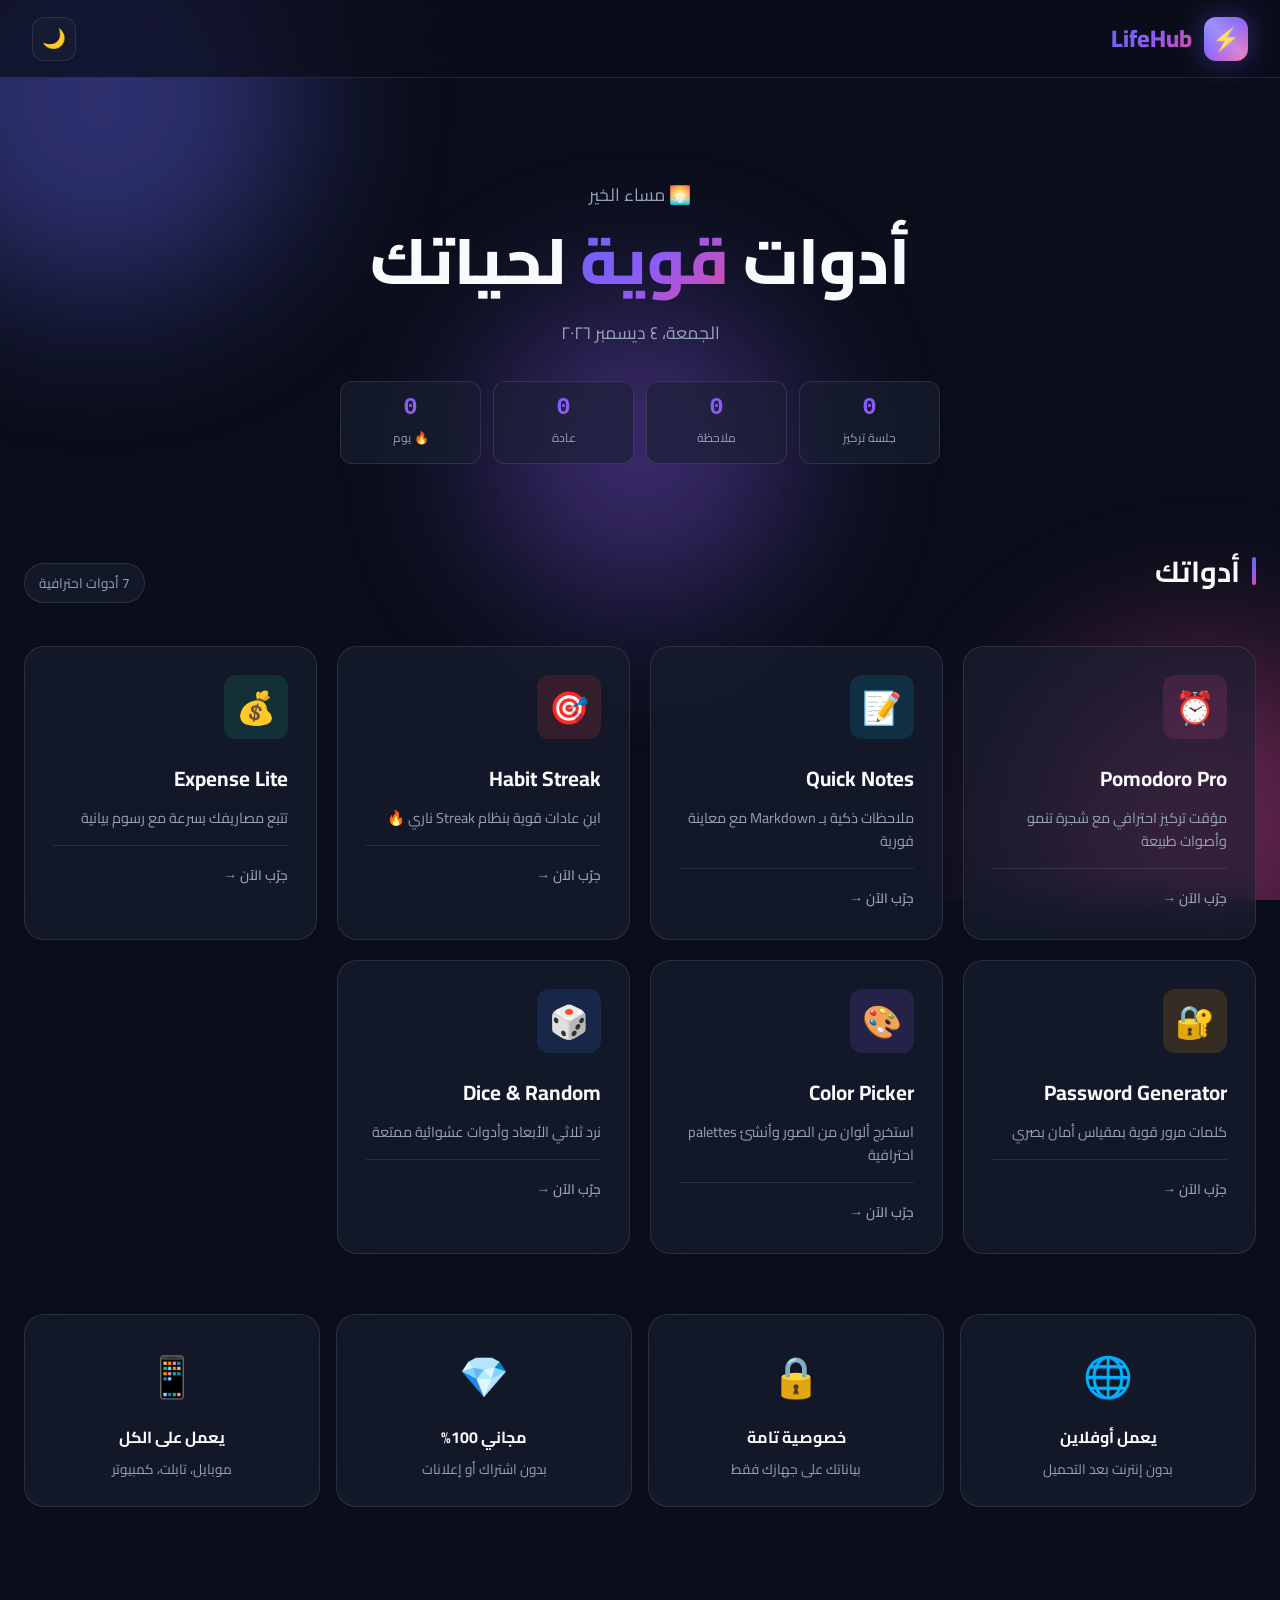
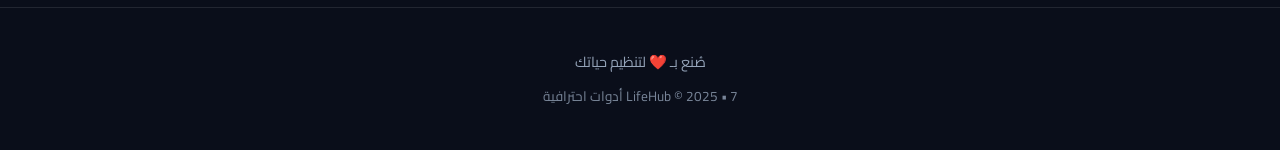
<file: index.html>
<!DOCTYPE html>
<html lang="ar" dir="rtl">
<head>
  <meta charset="UTF-8">
  <meta name="viewport" content="width=device-width, initial-scale=1.0">
  <title>LifeHub - أدوات قوية لحياتك</title>
  <meta name="description" content="مجموعة أدوات احترافية لتنظيم حياتك اليومية - بدون نت، بدون اشتراك، 100% مجاني">

  <!-- الخطوط -->
  <link rel="preconnect" href="https://fonts.googleapis.com">
  <link rel="preconnect" href="https://fonts.gstatic.com" crossorigin>
  <link href="https://fonts.googleapis.com/css2?family=Cairo:wght@400;500;600;700;800&display=swap" rel="stylesheet">

  <!-- الستايل -->
  <link rel="stylesheet" href="css/variables.css">
  <link rel="stylesheet" href="css/main.css">
  <link rel="stylesheet" href="css/animations.css">

  <!-- إعدادات PWA (تحويل إلى تطبيق يعمل بدون إنترنت) -->
  <link rel="manifest" href="manifest.json">
  <meta name="theme-color" content="#6366f1">
  <meta name="apple-mobile-web-app-capable" content="yes">
  <meta name="apple-mobile-web-app-status-bar-style" content="black-translucent">
  <meta name="apple-mobile-web-app-title" content="LifeHub">
  <link rel="apple-touch-icon" href="icons/icon-192.png">
</head>
<body>

  <!-- خلفية متحركة -->
  <div class="bg-orbs">
    <div class="orb orb-1"></div>
    <div class="orb orb-2"></div>
    <div class="orb orb-3"></div>
  </div>

  <!-- شريط علوي -->
  <header class="navbar">
    <a href="index.html" class="logo">
      <span class="logo-icon">⚡</span>
      <span class="logo-text">LifeHub</span>
    </a>
    <div class="nav-actions">
      <button class="icon-btn" id="themeBtn" title="تبديل المظهر">🌙</button>
    </div>
  </header>

  <!-- المحتوى الرئيسي -->
  <main class="main">

    <!-- العنوان -->
    <section class="hero">
      <p class="greeting" id="greeting">☀️ صباح الخير</p>
      <h1 class="title">أدوات <span class="gradient-text">قوية</span> لحياتك</h1>
      <p class="subtitle" id="dateText">جاري التحميل...</p>

      <!-- إحصائيات سريعة -->
      <div class="hero-stats">
        <div class="hero-stat">
          <span class="hero-stat-num" id="totalSessions">0</span>
          <span class="hero-stat-label">جلسة تركيز</span>
        </div>
        <div class="hero-stat">
          <span class="hero-stat-num" id="totalNotes">0</span>
          <span class="hero-stat-label">ملاحظة</span>
        </div>
        <div class="hero-stat">
          <span class="hero-stat-num" id="totalHabits">0</span>
          <span class="hero-stat-label">عادة</span>
        </div>
        <div class="hero-stat">
          <span class="hero-stat-num" id="dayStreak">0</span>
          <span class="hero-stat-label">🔥 يوم</span>
        </div>
      </div>
    </section>

    <!-- الكروت -->
    <section>
      <div class="section-header">
        <h2 class="section-title">أدواتك</h2>
        <span class="tools-count">7 أدوات احترافية</span>
      </div>

      <div class="cards-grid">

        <a href="tools/pomodoro/index.html" class="card" data-color="pink">
          <div class="card-icon">⏰</div>
          <h3 class="card-title">Pomodoro Pro</h3>
          <p class="card-desc">مؤقت تركيز احترافي مع شجرة تنمو وأصوات طبيعة</p>
          <div class="card-footer">
            <span class="card-stat" id="cardStat-pomodoro">جرّب الآن →</span>
          </div>
        </a>

        <a href="tools/notes/index.html" class="card" data-color="cyan">
          <div class="card-icon">📝</div>
          <h3 class="card-title">Quick Notes</h3>
          <p class="card-desc">ملاحظات ذكية بـ Markdown مع معاينة فورية</p>
          <div class="card-footer">
            <span class="card-stat" id="cardStat-notes">جرّب الآن →</span>
          </div>
        </a>

        <a href="tools/habits/index.html" class="card" data-color="red">
          <div class="card-icon">🎯</div>
          <h3 class="card-title">Habit Streak</h3>
          <p class="card-desc">ابنِ عادات قوية بنظام Streak ناري 🔥</p>
          <div class="card-footer">
            <span class="card-stat" id="cardStat-habits">جرّب الآن →</span>
          </div>
        </a>

        <a href="tools/expenses/index.html" class="card" data-color="green">
          <div class="card-icon">💰</div>
          <h3 class="card-title">Expense Lite</h3>
          <p class="card-desc">تتبع مصاريفك بسرعة مع رسوم بيانية</p>
          <div class="card-footer">
            <span class="card-stat" id="cardStat-expenses">جرّب الآن →</span>
          </div>
        </a>

        <a href="tools/password/index.html" class="card" data-color="yellow">
          <div class="card-icon">🔐</div>
          <h3 class="card-title">Password Generator</h3>
          <p class="card-desc">كلمات مرور قوية بمقياس أمان بصري</p>
          <div class="card-footer">
            <!-- ✅ تم إضافة id لعرض الإحصائيات -->
            <span class="card-stat" id="cardStat-password">جرّب الآن →</span>
          </div>
        </a>

        <a href="tools/colors/index.html" class="card" data-color="purple">
          <div class="card-icon">🎨</div>
          <h3 class="card-title">Color Picker</h3>
          <p class="card-desc">استخرج ألوان من الصور وأنشئ palettes احترافية</p>
          <div class="card-footer">
            <span class="card-stat" id="cardStat-colors">جرّب الآن →</span>
          </div>
        </a>

        <a href="tools/random/index.html" class="card" data-color="blue">
          <div class="card-icon">🎲</div>
          <h3 class="card-title">Dice & Random</h3>
          <p class="card-desc">نرد ثلاثي الأبعاد وأدوات عشوائية ممتعة</p>
          <div class="card-footer">
            <span class="card-stat" id="cardStat-random">جرّب الآن →</span>
          </div>
        </a>

      </div>
    </section>

    <!-- مميزات الموقع -->
    <section class="features-section">
      <div class="features-grid">
        <div class="feature-card">
          <div class="feature-icon">🌐</div>
          <div class="feature-title">يعمل أوفلاين</div>
          <div class="feature-desc">بدون إنترنت بعد التحميل</div>
        </div>
        <div class="feature-card">
          <div class="feature-icon">🔒</div>
          <div class="feature-title">خصوصية تامة</div>
          <div class="feature-desc">بياناتك على جهازك فقط</div>
        </div>
        <div class="feature-card">
          <div class="feature-icon">💎</div>
          <div class="feature-title">مجاني 100%</div>
          <div class="feature-desc">بدون اشتراك أو إعلانات</div>
        </div>
        <div class="feature-card">
          <div class="feature-icon">📱</div>
          <div class="feature-title">يعمل على الكل</div>
          <div class="feature-desc">موبايل، تابلت، كمبيوتر</div>
        </div>
      </div>
    </section>

  </main>

  <!-- التذييل -->
  <footer class="footer">
    <p>صُنع بـ <span class="heart">❤️</span> لتنظيم حياتك</p>
    <p class="footer-sub">LifeHub © 2025 • 7 أدوات احترافية</p>
  </footer>

  <!-- Toast Notification -->
  <div class="toast" id="toast"></div>

  <!-- السكريبت -->
  <script src="js/app.js"></script>

  <!-- تسجيل Service Worker للتشغيل بدون إنترنت (PWA) -->
  <script>
    if ('serviceWorker' in navigator && 'caches' in window) {
      window.addEventListener('load', function() {
        navigator.serviceWorker.register('sw.js')
          .then(function(registration) {
            console.log('Service Worker registered with scope:', registration.scope);
          })
          .catch(function(error) {
            console.log('Service Worker registration failed:', error);
          });
      });
    }
  </script>
</body>
</html>
</file>
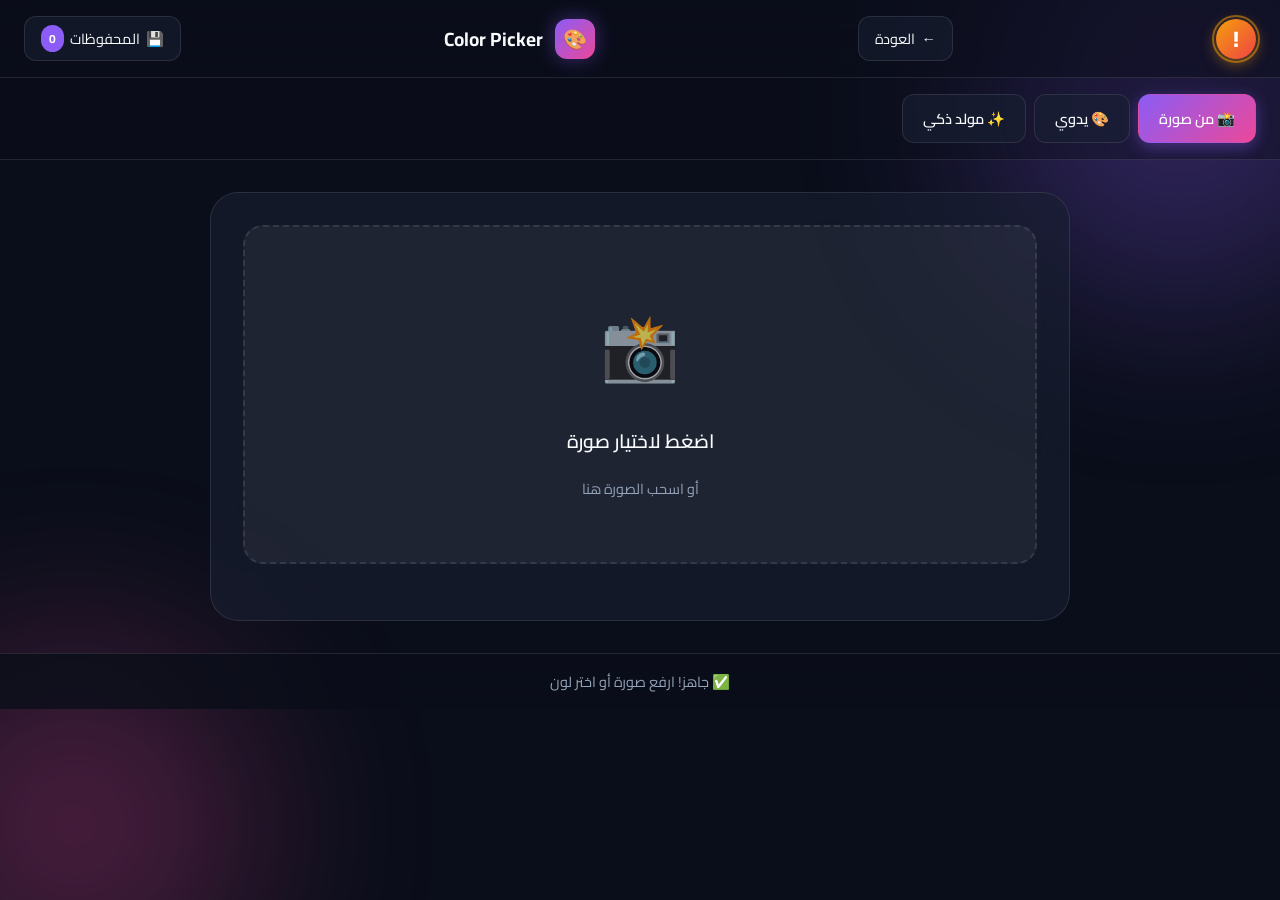
<file: tools/colors/index.html>
<!DOCTYPE html>
<html lang="ar" dir="rtl">
<head>
  <meta charset="UTF-8">
  <meta name="viewport" content="width=device-width, initial-scale=1.0">
  <title>Color Picker - LifeHub</title>

  <!-- الخطوط -->
  <link rel="preconnect" href="https://fonts.googleapis.com">
  <link rel="preconnect" href="https://fonts.gstatic.com" crossorigin>
  <link href="https://fonts.googleapis.com/css2?family=Cairo:wght@400;500;600;700;800&family=JetBrains+Mono:wght@400;500;700&display=swap" rel="stylesheet">

  <!-- متغيرات LifeHub -->
  <link rel="stylesheet" href="../../css/variables.css">
  <!-- ستايل الأداة -->
  <link rel="stylesheet" href="../../css/tour.css">
  <link rel="stylesheet" href="style.css">
</head>
<body>

  <!-- خلفية متحركة -->
  <div class="bg-orbs">
    <div class="orb orb-1"></div>
    <div class="orb orb-2"></div>
  </div>

  <!-- شريط علوي -->
  <header class="tool-header">
    <!-- ✅ تم إضافة نص افتراضي للزر -->
    <button data-tour="colors">!</button>
    <a href="../../index.html" class="back-btn">
      <span>←</span>
      <span>العودة</span>
    </a>
    <h1 class="tool-title">
      <span class="tool-icon">🎨</span>
      <span>Color Picker</span>
    </h1>
    <button class="saved-btn" id="savedBtn">
      <span>💾</span>
      <span>المحفوظات</span>
      <span class="badge" id="savedBadge">0</span>
    </button>
  </header>

  <!-- التبويبات -->
  <nav class="tabs">
    <button class="tab active" data-tab="image">📸 من صورة</button>
    <button class="tab" data-tab="manual">🎨 يدوي</button>
    <button class="tab" data-tab="generator">✨ مولد ذكي</button>
  </nav>

  <!-- المحتوى -->
  <main class="tool-main">

    <!-- ─── تبويب الصورة ─── -->
    <section class="panel active" id="imagePanel">

      <!-- رفع الصورة -->
      <div class="upload-area" id="uploadArea">
        <input type="file" id="fileInput" accept="image/*" hidden>
        <label for="fileInput" class="upload-label">
          <div class="upload-icon">📸</div>
          <div class="upload-text">اضغط لاختيار صورة</div>
          <div class="upload-hint">أو اسحب الصورة هنا</div>
        </label>
      </div>

      <!-- الصورة + Canvas -->
      <div class="image-workspace hidden" id="imageWorkspace">
        <div class="canvas-container">
          <canvas id="imageCanvas"></canvas>
          <div class="zoom-indicator" id="zoomIndicator"></div>
        </div>
        <p class="canvas-hint">👆 اضغط على أي مكان في الصورة لأخذ اللون</p>
        <button class="small-btn" id="changeImageBtn">📸 تغيير الصورة</button>
      </div>

      <!-- اللون المختار -->
      <div class="picked-color hidden" id="pickedColorBox">
        <div class="color-preview" id="colorPreview"></div>
        <div class="color-info">
          <div class="color-value">
            <span class="color-label">HEX</span>
            <span class="color-code" id="hexValue">—</span>
            <button class="copy-mini" data-target="hexValue">📋</button>
          </div>
          <div class="color-value">
            <span class="color-label">RGB</span>
            <span class="color-code" id="rgbValue">—</span>
            <button class="copy-mini" data-target="rgbValue">📋</button>
          </div>
          <div class="color-value">
            <span class="color-label">HSL</span>
            <span class="color-code" id="hslValue">—</span>
            <button class="copy-mini" data-target="hslValue">📋</button>
          </div>
          <button class="save-color-btn" id="saveColorBtn">💾 حفظ في المفضلة</button>
        </div>
      </div>

      <!-- Palette تلقائي -->
      <div class="palette-section hidden" id="paletteSection">
        <h3 class="section-title">🎨 الألوان السائدة في الصورة</h3>
        <div class="palette-grid" id="paletteGrid"></div>
        <button class="action-btn primary" id="savePaletteBtn">💾 حفظ الـ Palette كله</button>
      </div>

    </section>

    <!-- ─── تبويب يدوي ─── -->
    <section class="panel" id="manualPanel">

      <div class="manual-section">
        <h2 class="panel-title">🎨 اختر لون يدوياً</h2>

        <div class="color-picker-large">
          <input type="color" id="colorInput" value="#6366f1">
          <div class="preview-circle" id="manualPreview" style="background: #6366f1;"></div>
        </div>

        <div class="manual-info">
          <div class="color-value">
            <span class="color-label">HEX</span>
            <input type="text" id="hexManual" value="#6366f1" class="color-input">
            <button class="copy-mini" data-source="hexManual">📋</button>
          </div>
          <div class="color-value">
            <span class="color-label">RGB</span>
            <input type="text" id="rgbManual" readonly class="color-input">
            <button class="copy-mini" data-source="rgbManual">📋</button>
          </div>
          <div class="color-value">
            <span class="color-label">HSL</span>
            <input type="text" id="hslManual" readonly class="color-input">
            <button class="copy-mini" data-source="hslManual">📋</button>
          </div>
        </div>

        <!-- معاينة -->
        <div class="preview-design">
          <h3>معاينة التصميم:</h3>
          <div class="preview-card" id="previewCard">
            <div class="preview-header">عنوان البطاقة</div>
            <div class="preview-body">
              <p>هذا نص تجريبي لمعاينة كيف يبدو اللون في تصميم حقيقي.</p>
              <button class="preview-button">زر تجريبي</button>
            </div>
          </div>
        </div>

        <button class="action-btn primary" id="saveManualBtn">💾 حفظ هذا اللون</button>
      </div>

    </section>

    <!-- ─── تبويب المولد الذكي ─── -->
    <section class="panel" id="generatorPanel">

      <h2 class="panel-title">✨ مولد Palette ذكي</h2>

      <div class="generator-controls">
        <div class="base-color">
          <label>اللون الأساسي:</label>
          <input type="color" id="baseColor" value="#6366f1">
        </div>

        <div class="scheme-buttons">
          <button class="scheme-btn active" data-scheme="complementary">🔄 متكامل</button>
          <button class="scheme-btn" data-scheme="analogous">🌊 متجانس</button>
          <button class="scheme-btn" data-scheme="triadic">🔺 ثلاثي</button>
          <button class="scheme-btn" data-scheme="tetradic">🟦 رباعي</button>
          <button class="scheme-btn" data-scheme="monochromatic">📊 أحادي</button>
        </div>
      </div>

      <div class="generated-palette" id="generatedPalette"></div>

      <button class="action-btn primary" id="saveGeneratedBtn">💾 حفظ هذا الـ Palette</button>

    </section>

    <!-- ─── قسم المحفوظات ─── -->
    <section class="saved-section hidden" id="savedSection">
      <h2 class="panel-title">💾 الألوان والـ Palettes المحفوظة</h2>

      <div class="saved-tabs">
        <button class="saved-tab active" data-saved="colors">🎨 الألوان</button>
        <button class="saved-tab" data-saved="palettes">📚 Palettes</button>
      </div>

      <div class="saved-content" id="savedColors">
        <div class="empty-state">
          <div class="empty-icon">🎨</div>
          <p>لا توجد ألوان محفوظة بعد</p>
        </div>
      </div>

      <div class="saved-content hidden" id="savedPalettes">
        <div class="empty-state">
          <div class="empty-icon">📚</div>
          <p>لا توجد Palettes محفوظة بعد</p>
        </div>
      </div>

      <button class="clear-btn" id="clearSavedBtn">🗑️ مسح كل المحفوظات</button>
    </section>

  </main>

  <!-- شريط الحالة -->
  <footer class="status-bar">
    <span id="statusMessage">✅ جاهز! ارفع صورة أو اختر لون</span>
  </footer>

  <!-- السكريبت -->
  <script src="../../js/tour.js"></script>
  <script src="script.js"></script>
</body>
</html>
</file>
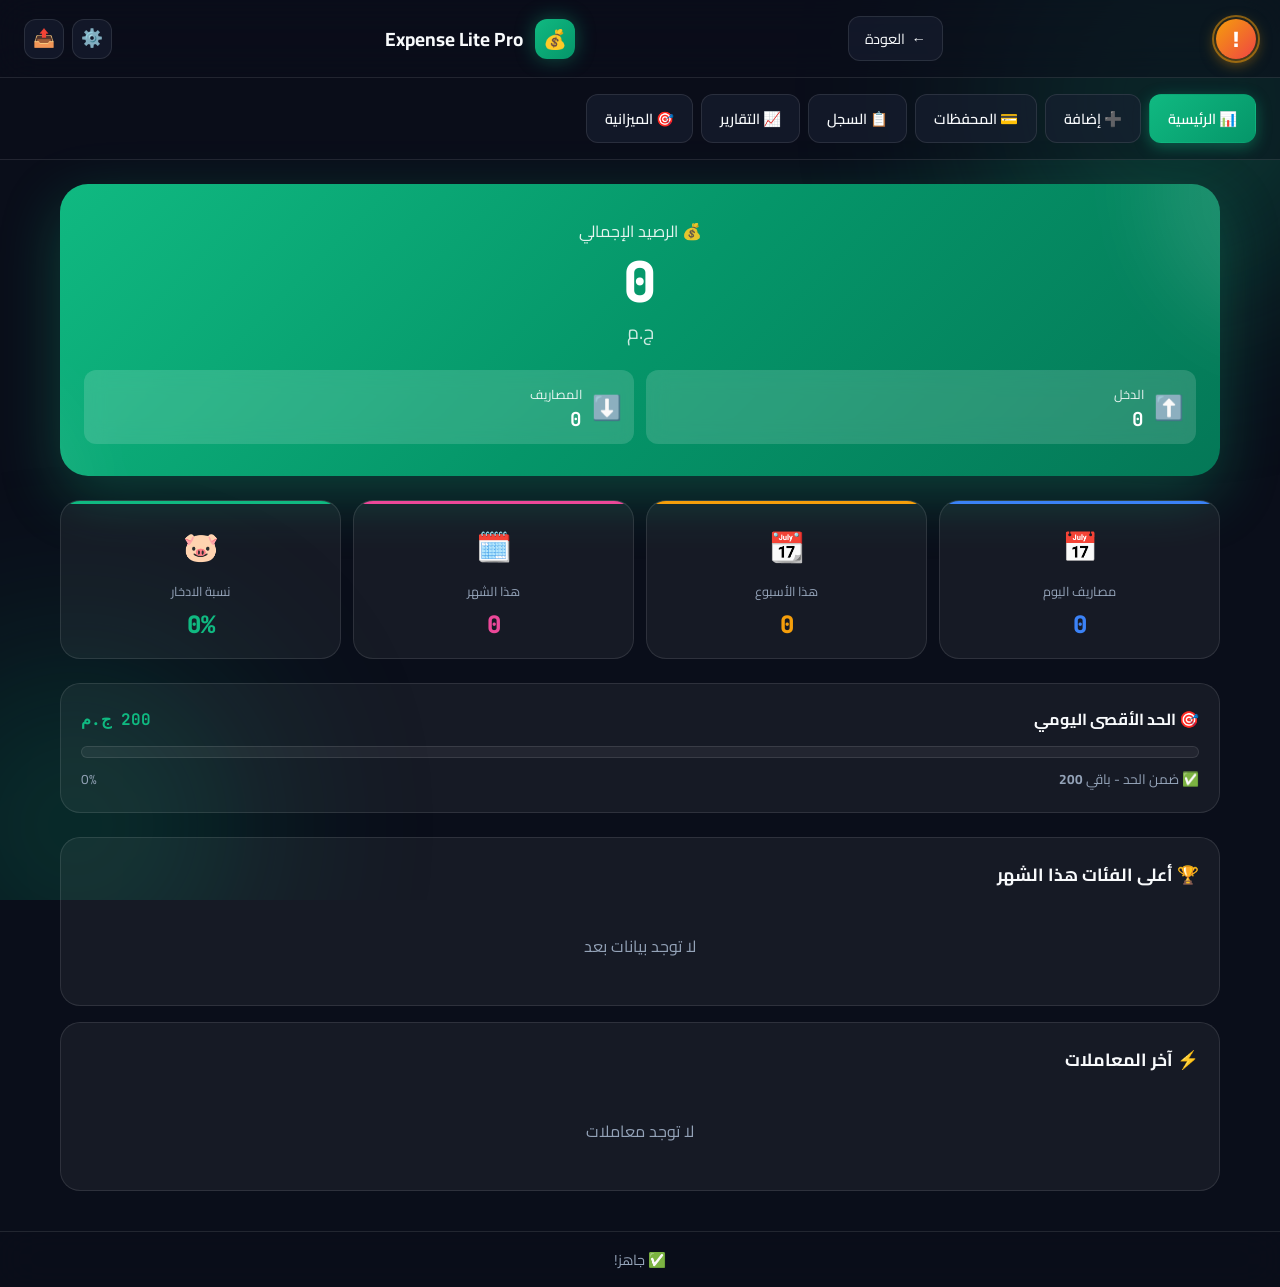
<file: tools/expenses/index.html>
<!DOCTYPE html>
<html lang="ar" dir="rtl">
<head>
  <meta charset="UTF-8">
  <meta name="viewport" content="width=device-width, initial-scale=1.0">
  <title>Expense Lite Pro - LifeHub</title>

  <link rel="preconnect" href="https://fonts.googleapis.com">
  <link rel="preconnect" href="https://fonts.gstatic.com" crossorigin>
  <link href="https://fonts.googleapis.com/css2?family=Cairo:wght@400;500;600;700;800&family=JetBrains+Mono:wght@400;500;700&display=swap" rel="stylesheet">

  <link rel="stylesheet" href="../../css/variables.css">
  <link rel="stylesheet" href="../../css/tour.css">
  <link rel="stylesheet" href="style.css">
</head>
<body>

  <div class="bg-orbs">
    <div class="orb orb-1"></div>
    <div class="orb orb-2"></div>
  </div>

  <!-- شريط علوي -->
  <header class="tool-header">
    <!-- ✅ تم إضافة نص افتراضي للزر -->
    <button data-tour="expenses">!</button>
    <a href="../../index.html" class="back-btn">
      <span>←</span>
      <span>العودة</span>
    </a>
    <h1 class="tool-title">
      <span class="tool-icon">💰</span>
      <span>Expense Lite Pro</span>
    </h1>
    <div class="header-actions">
      <button class="icon-btn" id="settingsBtn" title="الإعدادات">⚙️</button>
      <button class="icon-btn" id="exportBtn" title="تصدير">📤</button>
    </div>
  </header>

  <!-- التبويبات -->
  <nav class="tabs">
    <button class="tab active" data-tab="dashboard">📊 الرئيسية</button>
    <button class="tab" data-tab="add">➕ إضافة</button>
    <button class="tab" data-tab="wallets">💳 المحفظات</button>
    <button class="tab" data-tab="list">📋 السجل</button>
    <button class="tab" data-tab="charts">📈 التقارير</button>
    <button class="tab" data-tab="budget">🎯 الميزانية</button>
  </nav>

  <!-- المحتوى -->
  <main class="tool-main">

    <!-- ─── الرئيسية ─── -->
    <section class="panel active" id="dashboardPanel">

      <!-- الرصيد الإجمالي -->
      <div class="balance-hero">
        <div class="balance-label">💰 الرصيد الإجمالي</div>
        <div class="balance-amount" id="totalBalance">0</div>
        <div class="balance-currency" id="balanceCurrency">ج.م</div>
        <div class="balance-row">
          <div class="balance-item income">
            <span>⬆️</span>
            <div>
              <div class="balance-item-label">الدخل</div>
              <div class="balance-item-value" id="totalIncome">0</div>
            </div>
          </div>
          <div class="balance-item expense">
            <span>⬇️</span>
            <div>
              <div class="balance-item-label">المصاريف</div>
              <div class="balance-item-value" id="totalExpense">0</div>
            </div>
          </div>
        </div>
      </div>

      <!-- إحصائيات سريعة -->
      <div class="stats-grid">
        <div class="stat-card today-card">
          <div class="stat-icon">📅</div>
          <div class="stat-label">مصاريف اليوم</div>
          <div class="stat-value" id="todayTotal">0</div>
        </div>
        <div class="stat-card week-card">
          <div class="stat-icon">📆</div>
          <div class="stat-label">هذا الأسبوع</div>
          <div class="stat-value" id="weekTotal">0</div>
        </div>
        <div class="stat-card month-card">
          <div class="stat-icon">🗓️</div>
          <div class="stat-label">هذا الشهر</div>
          <div class="stat-value" id="monthTotal">0</div>
        </div>
        <div class="stat-card saving-card">
          <div class="stat-icon">🐷</div>
          <div class="stat-label">نسبة الادخار</div>
          <div class="stat-value" id="savingRate">0%</div>
        </div>
      </div>

      <!-- حد أقصى يومي -->
      <div class="limit-section" id="limitSection">
        <div class="limit-header">
          <h3>🎯 الحد الأقصى اليومي</h3>
          <span class="limit-value" id="limitValue">200 ج.م</span>
        </div>
        <div class="limit-bar">
          <div class="limit-fill" id="limitFill"></div>
        </div>
        <div class="limit-info">
          <span id="limitStatus">✅ ضمن الحد</span>
          <span id="limitPercent">0%</span>
        </div>
      </div>

      <!-- أعلى الفئات -->
      <div class="top-section">
        <h3 class="section-title">🏆 أعلى الفئات هذا الشهر</h3>
        <div id="topCategoriesList" class="categories-list">
          <p class="empty-msg">لا توجد بيانات بعد</p>
        </div>
      </div>

      <!-- آخر المعاملات -->
      <div class="top-section">
        <h3 class="section-title">⚡ آخر المعاملات</h3>
        <div id="recentList" class="recent-list">
          <p class="empty-msg">لا توجد معاملات</p>
        </div>
      </div>

    </section>

    <!-- ─── إضافة معاملة ─── -->
    <section class="panel" id="addPanel">

      <h2 class="panel-title">➕ إضافة معاملة</h2>

      <!-- نوع المعاملة -->
      <div class="type-toggle">
        <button class="type-btn active" data-type="expense" id="typeExpense">
          <span>⬇️</span>
          <span>مصروف</span>
        </button>
        <button class="type-btn" data-type="income" id="typeIncome">
          <span>⬆️</span>
          <span>دخل</span>
        </button>
      </div>

      <!-- المبلغ -->
      <div class="amount-section">
        <input type="number" id="amountInput" placeholder="0" class="amount-input" step="0.01">
        <span class="currency-label" id="currencyLabel">ج.م</span>
      </div>

      <!-- الوصف -->
      <input type="text" id="descInput" class="desc-input" placeholder="الوصف (اختياري)...">

      <!-- اختيار المحفظة -->
      <div class="wallet-picker">
        <h3>💳 من أي محفظة:</h3>
        <div class="wallets-grid" id="walletsPicker"></div>
      </div>

      <!-- فئات المصاريف -->
      <div class="categories-picker" id="expenseCategoriesSection">
        <h3>🏷️ فئة المصروف:</h3>
        <div class="categories-grid" id="expenseCategoriesPicker">
          <button class="cat-card" data-category="food"><div class="cat-emoji">🍔</div><div class="cat-name">طعام</div></button>
          <button class="cat-card" data-category="transport"><div class="cat-emoji">🚗</div><div class="cat-name">مواصلات</div></button>
          <button class="cat-card" data-category="shopping"><div class="cat-emoji">🛒</div><div class="cat-name">تسوق</div></button>
          <button class="cat-card" data-category="bills"><div class="cat-emoji">📃</div><div class="cat-name">فواتير</div></button>
          <button class="cat-card" data-category="health"><div class="cat-emoji">💊</div><div class="cat-name">صحة</div></button>
          <button class="cat-card" data-category="entertainment"><div class="cat-emoji">🎮</div><div class="cat-name">ترفيه</div></button>
          <button class="cat-card" data-category="education"><div class="cat-emoji">📚</div><div class="cat-name">تعليم</div></button>
          <button class="cat-card" data-category="gifts"><div class="cat-emoji">🎁</div><div class="cat-name">هدايا</div></button>
          <button class="cat-card" data-category="travel"><div class="cat-emoji">✈️</div><div class="cat-name">سفر</div></button>
          <button class="cat-card" data-category="other"><div class="cat-emoji">📌</div><div class="cat-name">أخرى</div></button>
        </div>
      </div>

      <!-- فئات الدخل -->
      <div class="categories-picker hidden" id="incomeCategoriesSection">
        <h3>💰 مصدر الدخل:</h3>
        <div class="categories-grid" id="incomeCategoriesPicker">
          <button class="cat-card" data-category="salary"><div class="cat-emoji">💼</div><div class="cat-name">مرتب</div></button>
          <button class="cat-card" data-category="allowance"><div class="cat-emoji">👨‍👩‍👧</div><div class="cat-name">مصروف والدي</div></button>
          <button class="cat-card" data-category="freelance"><div class="cat-emoji">💻</div><div class="cat-name">عمل حر</div></button>
          <button class="cat-card" data-category="bonus"><div class="cat-emoji">🎉</div><div class="cat-name">مكافأة</div></button>
          <button class="cat-card" data-category="gift_income"><div class="cat-emoji">🎁</div><div class="cat-name">هدية</div></button>
          <button class="cat-card" data-category="investment"><div class="cat-emoji">📈</div><div class="cat-name">استثمار</div></button>
          <button class="cat-card" data-category="refund"><div class="cat-emoji">🔄</div><div class="cat-name">استرداد</div></button>
          <button class="cat-card" data-category="other_income"><div class="cat-emoji">💰</div><div class="cat-name">أخرى</div></button>
        </div>
      </div>

      <!-- زر الإضافة -->
      <button class="add-btn" id="addTransactionBtn" disabled>
        <span>💰</span>
        <span>إضافة المعاملة</span>
      </button>

    </section>

    <!-- ─── المحفظات ─── -->
    <section class="panel" id="walletsPanel">

      <div class="wallets-header">
        <h2 class="panel-title">💳 محفظاتي</h2>
        <button class="add-wallet-btn" id="addWalletBtn">➕ إضافة محفظة</button>
      </div>

      <div class="wallets-list" id="walletsList">
        <p class="empty-msg">أضف أول محفظة!</p>
      </div>

      <!-- تفاصيل المحفظة -->
      <div class="wallet-detail hidden" id="walletDetail">
        <div class="wallet-detail-header" id="walletDetailHeader"></div>
        <div class="wallet-detail-transactions" id="walletDetailTransactions"></div>
      </div>

    </section>

    <!-- ─── السجل ─── -->
    <section class="panel" id="listPanel">

      <div class="list-header">
        <h2 class="panel-title">📋 سجل المعاملات</h2>
        <div class="list-filters">
          <select id="filterType">
            <option value="all">الكل</option>
            <option value="expense">مصاريف فقط</option>
            <option value="income">دخل فقط</option>
          </select>
          <select id="filterCategory">
            <option value="all">كل الفئات</option>
          </select>
          <select id="filterPeriod">
            <option value="all">كل الفترة</option>
            <option value="today">اليوم</option>
            <option value="week">الأسبوع</option>
            <option value="month">الشهر</option>
          </select>
          <select id="filterWallet">
            <option value="all">كل المحفظات</option>
          </select>
        </div>
      </div>

      <div class="list-summary" id="listSummary"></div>
      <div class="transactions-list" id="transactionsList">
        <p class="empty-msg">لا توجد معاملات</p>
      </div>

    </section>

    <!-- ─── التقارير ─── -->
    <section class="panel" id="chartsPanel">
      <h2 class="panel-title">📈 التقارير والرسوم البيانية</h2>

      <div class="chart-section">
        <h3 class="chart-title">🥧 توزيع المصاريف حسب الفئة</h3>
        <div class="pie-chart-container">
          <canvas id="pieChart" width="300" height="300"></canvas>
          <div class="pie-legend" id="pieLegend"></div>
        </div>
      </div>

      <div class="chart-section">
        <h3 class="chart-title">💰 توزيع الدخل حسب المصدر</h3>
        <div class="pie-chart-container">
          <canvas id="incomePieChart" width="300" height="300"></canvas>
          <div class="pie-legend" id="incomePieLegend"></div>
        </div>
      </div>

      <div class="chart-section">
        <h3 class="chart-title">📊 الدخل مقابل المصاريف - آخر 7 أيام</h3>
        <div class="bar-chart-container">
          <canvas id="barChart" width="600" height="300"></canvas>
        </div>
      </div>

      <div class="chart-section">
        <h3 class="chart-title">📅 مقارنة آخر 6 شهور</h3>
        <div class="bar-chart-container">
          <canvas id="monthsChart" width="600" height="300"></canvas>
        </div>
      </div>

      <!-- تقرير شهري -->
      <div class="monthly-report" id="monthlyReport">
        <h3 class="chart-title">📝 ملخص الشهر</h3>
        <div class="report-content" id="reportContent"></div>
      </div>

    </section>

    <!-- ─── الميزانية ─── -->
    <section class="panel" id="budgetPanel">
      <h2 class="panel-title">🎯 الميزانية الشهرية</h2>
      <p class="budget-desc">حدد ميزانية لكل فئة وتابع إنفاقك</p>

      <div class="budgets-list" id="budgetsList"></div>

      <button class="save-budget-btn" id="saveBudgetBtn">💾 حفظ الميزانية</button>
    </section>

  </main>

  <!-- Modal: إضافة محفظة -->
  <div class="modal hidden" id="walletModal">
    <div class="modal-content">
      <div class="modal-header">
        <h2 id="walletModalTitle">➕ محفظة جديدة</h2>
        <button class="close-modal" id="closeWalletModal">✕</button>
      </div>
      <div class="modal-body">
        <div class="form-group">
          <label>📝 اسم المحفظة:</label>
          <input type="text" id="walletName" placeholder="مثال: مرتب شهري، مصروف والدي">
        </div>
        <div class="form-group">
          <label>💰 الرصيد الحالي:</label>
          <input type="number" id="walletBalance" placeholder="0" step="0.01">
        </div>
        <div class="form-group">
          <label>🎨 اختر أيقونة:</label>
          <div class="wallet-icons-picker" id="walletIconsPicker">
            <button class="w-icon" data-icon="💵">💵</button>
            <button class="w-icon" data-icon="💳">💳</button>
            <button class="w-icon" data-icon="🏦">🏦</button>
            <button class="w-icon" data-icon="💼">💼</button>
            <button class="w-icon" data-icon="👨‍👩‍👧">👨‍👩‍👧</button>
            <button class="w-icon" data-icon="🎓">🎓</button>
            <button class="w-icon" data-icon="📱">📱</button>
            <button class="w-icon" data-icon="🐷">🐷</button>
            <button class="w-icon" data-icon="💎">💎</button>
            <button class="w-icon" data-icon="🏠">🏠</button>
          </div>
        </div>
        <div class="form-group">
          <label>🎨 اختر لون:</label>
          <div class="wallet-colors-picker" id="walletColorsPicker">
            <button class="w-color" data-color="#10b981" style="background:#10b981"></button>
            <button class="w-color" data-color="#3b82f6" style="background:#3b82f6"></button>
            <button class="w-color" data-color="#8b5cf6" style="background:#8b5cf6"></button>
            <button class="w-color" data-color="#ec4899" style="background:#ec4899"></button>
            <button class="w-color" data-color="#f59e0b" style="background:#f59e0b"></button>
            <button class="w-color" data-color="#ef4444" style="background:#ef4444"></button>
            <button class="w-color" data-color="#06b6d4" style="background:#06b6d4"></button>
            <button class="w-color" data-color="#84cc16" style="background:#84cc16"></button>
          </div>
        </div>
        <button class="save-btn" id="saveWalletBtn">💾 حفظ المحفظة</button>
      </div>
    </div>
  </div>

  <!-- Modal: الإعدادات -->
  <div class="modal hidden" id="settingsModal">
    <div class="modal-content">
      <div class="modal-header">
        <h2>⚙️ الإعدادات</h2>
        <button class="close-modal" id="closeSettings">✕</button>
      </div>
      <div class="modal-body">
        <div class="setting-row">
          <label>الحد الأقصى اليومي:</label>
          <div class="input-with-currency">
            <input type="number" id="dailyLimitInput" placeholder="200">
            <span>ج.م</span>
          </div>
        </div>
        <div class="setting-row">
          <label>العملة:</label>
          <select id="currencyInput">
            <option value="ج.م">جنيه مصري (ج.م)</option>
            <option value="$">دولار ($)</option>
            <option value="€">يورو (€)</option>
            <option value="ر.س">ريال سعودي (ر.س)</option>
            <option value="د.إ">درهم إماراتي (د.إ)</option>
            <option value="د.ك">دينار كويتي (د.ك)</option>
          </select>
        </div>
        <button class="save-settings-btn" id="saveSettingsBtn">💾 حفظ</button>
        <button class="danger-btn" id="resetAllBtn">🗑️ مسح كل البيانات</button>
      </div>
    </div>
  </div>

  <!-- شريط الحالة -->
  <footer class="status-bar">
    <span id="statusMessage">✅ جاهز!</span>
  </footer>

  <script src="../../js/tour.js"></script>
  <script src="script.js"></script>
</body>
</html>
</file>
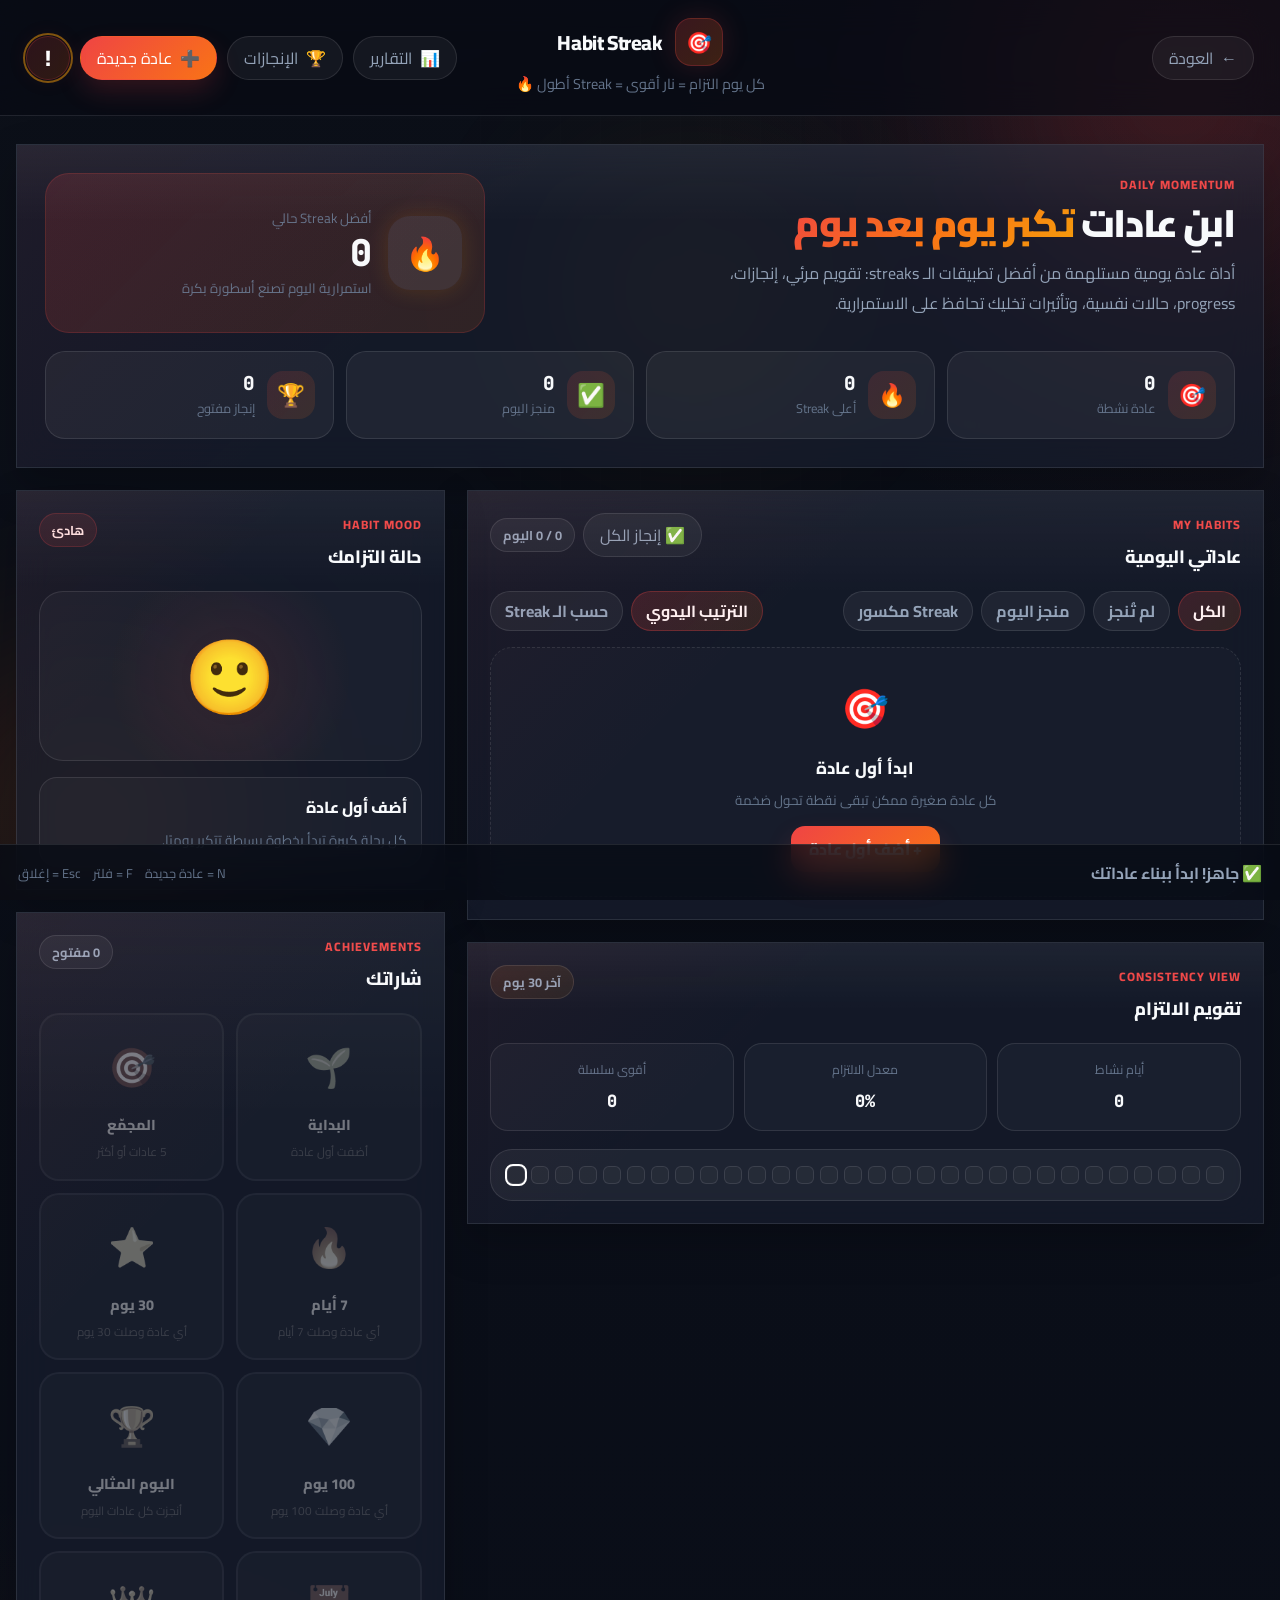
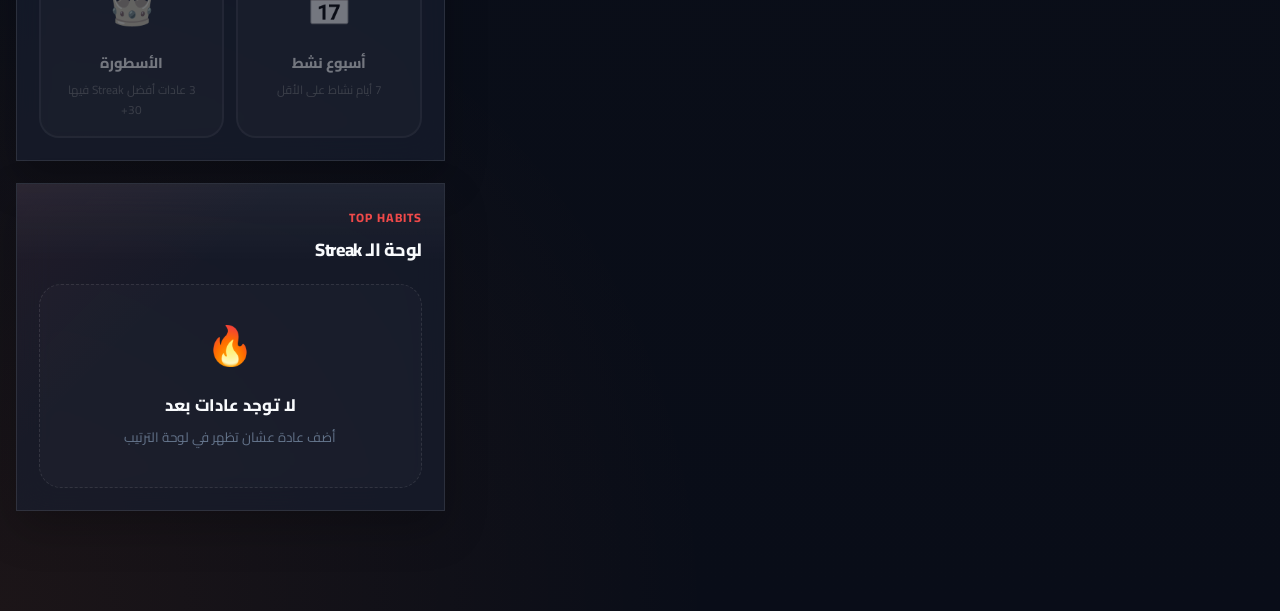
<file: tools/habits/index.html>
<!DOCTYPE html>
<html lang="ar" dir="rtl">
<head>
  <meta charset="UTF-8" />
  <meta name="viewport" content="width=device-width, initial-scale=1.0" />
  <title>Habit Streak — LifeHub</title>
  <meta
    name="description"
    content="Habit Streak داخل LifeHub — ابنِ عادات قوية بنظام Streak ناري، تقويم ملون، شارات إنجاز، وتأثيرات حماسية"
  />

  <!-- Fonts -->
  <link rel="preconnect" href="https://fonts.googleapis.com" />
  <link rel="preconnect" href="https://fonts.gstatic.com" crossorigin />
  <link
    href="https://fonts.googleapis.com/css2?family=Cairo:wght@400;500;600;700;800;900&family=JetBrains+Mono:wght@400;500;700;800&display=swap"
    rel="stylesheet"
  />

  <!-- Global -->
  <link rel="stylesheet" href="../../css/variables.css" />
  <link rel="stylesheet" href="../../css/tour.css" />

  <!-- Tool CSS -->
  <link rel="stylesheet" href="style.css" />
</head>
<body>
  <!-- Background -->
  <div class="bg-orbs" aria-hidden="true">
    <div class="orb orb-1"></div>
    <div class="orb orb-2"></div>
    <div class="orb orb-3"></div>
    <div class="grid-glow"></div>
  </div>

  <!-- Header -->
  <header class="tool-header">
    <div class="header-side">
      <a href="../../index.html" class="back-btn">
        <span>←</span>
        <span>العودة</span>
      </a>
    </div>

    <div class="header-center">
      <h1 class="tool-title">
        <span class="tool-icon">🎯</span>
        <span>Habit Streak</span>
      </h1>
      <p class="tool-subtitle">كل يوم التزام = نار أقوى = Streak أطول 🔥</p>
    </div>

    <div class="header-side header-actions">
      <button class="ghost-btn" id="insightsBtn" type="button">
        <span>📊</span>
        <span>التقارير</span>
      </button>

      <button class="ghost-btn" id="badgesBtn" type="button">
        <span>🏆</span>
        <span>الإنجازات</span>
      </button>

      <button class="ghost-btn primary" id="addHabitBtn" type="button">
        <span>➕</span>
        <span>عادة جديدة</span>
      </button>

      <!-- ✅ تم إضافة نص افتراضي للزر -->
      <button data-tour="habits" aria-label="جولة تفاعلية">!</button>
    </div>
  </header>

  <!-- Main -->
  <main class="tool-shell">
    <!-- Hero -->
    <section class="hero-card">
      <div class="hero-top">
        <div class="hero-copy">
          <p class="eyebrow">Daily Momentum</p>
          <h2 class="hero-title">
            ابنِ عادات
            <span class="hero-gradient">تكبر يوم بعد يوم</span>
          </h2>
          <p class="hero-description">
            أداة عادة يومية مستلهمة من أفضل تطبيقات الـ streaks:
            تقويم مرئي، إنجازات، progress، حالات نفسية، وتأثيرات تخليك
            تحافظ على الاستمرارية.
          </p>
        </div>

        <div class="streak-hero-card">
          <div class="streak-flame" id="heroFlame">🔥</div>
          <div class="streak-hero-copy">
            <span class="streak-hero-label">أفضل Streak حالي</span>
            <strong class="streak-hero-value" id="bestStreakHero">0</strong>
            <span class="streak-hero-sub">استمرارية اليوم تصنع أسطورة بكرة</span>
          </div>
        </div>
      </div>

      <div class="hero-stats">
        <div class="hero-stat-card">
          <span class="hero-stat-icon">🎯</span>
          <div>
            <div class="hero-stat-value" id="totalHabits">0</div>
            <div class="hero-stat-label">عادة نشطة</div>
          </div>
        </div>

        <div class="hero-stat-card">
          <span class="hero-stat-icon">🔥</span>
          <div>
            <div class="hero-stat-value" id="bestStreak">0</div>
            <div class="hero-stat-label">أعلى Streak</div>
          </div>
        </div>

        <div class="hero-stat-card">
          <span class="hero-stat-icon">✅</span>
          <div>
            <div class="hero-stat-value" id="todayDone">0</div>
            <div class="hero-stat-label">منجز اليوم</div>
          </div>
        </div>

        <div class="hero-stat-card">
          <span class="hero-stat-icon">🏆</span>
          <div>
            <div class="hero-stat-value" id="totalBadges">0</div>
            <div class="hero-stat-label">إنجاز مفتوح</div>
          </div>
        </div>
      </div>
    </section>

    <!-- Layout -->
    <div class="tool-layout">
      <!-- Main column -->
      <section class="main-column">
        <!-- Habits Panel -->
        <section class="panel habits-panel">
          <div class="panel-head">
            <div>
              <p class="eyebrow">My Habits</p>
              <h3 class="panel-title">عاداتي اليومية</h3>
            </div>

            <div class="panel-actions">
              <button class="text-btn" id="completeAllBtn" type="button">✅ إنجاز الكل</button>
              <span class="live-pill" id="completionSummary">0 / 0 اليوم</span>
            </div>
          </div>

          <div class="toolbar-row">
            <div class="filter-buttons">
              <button class="filter-btn active" data-filter="all" type="button">الكل</button>
              <button class="filter-btn" data-filter="today" type="button">لم تُنجز</button>
              <button class="filter-btn" data-filter="done" type="button">منجز اليوم</button>
              <button class="filter-btn" data-filter="broken" type="button">Streak مكسور</button>
            </div>

            <div class="sort-switcher">
              <button class="sort-btn active" data-sort="manual" type="button">الترتيب اليدوي</button>
              <button class="sort-btn" data-sort="streak" type="button">حسب الـ Streak</button>
            </div>
          </div>

          <div class="habits-list" id="habitsList">
            <div class="empty-state">
              <div class="empty-icon">🎯</div>
              <h3 class="empty-title">ابدأ أول عادة</h3>
              <p class="empty-desc">كل عادة صغيرة ممكن تبقى نقطة تحول ضخمة</p>
              <button class="empty-btn" id="emptyAddBtn" type="button">+ أضف أول عادة</button>
            </div>
          </div>
        </section>

        <!-- Weekly Heatmap -->
        <section class="panel heatmap-panel">
          <div class="panel-head">
            <div>
              <p class="eyebrow">Consistency View</p>
              <h3 class="panel-title">تقويم الالتزام</h3>
            </div>

            <span class="live-pill alt" id="heatmapLabel">آخر 30 يوم</span>
          </div>

          <div class="heatmap-overview">
            <div class="heatmap-stats">
              <div class="heat-stat">
                <span class="heat-stat-label">أيام نشاط</span>
                <strong class="heat-stat-value" id="activeDaysCount">0</strong>
              </div>

              <div class="heat-stat">
                <span class="heat-stat-label">معدل الالتزام</span>
                <strong class="heat-stat-value" id="consistencyRate">0%</strong>
              </div>

              <div class="heat-stat">
                <span class="heat-stat-label">أقوى سلسلة</span>
                <strong class="heat-stat-value" id="bestConsistency">0</strong>
              </div>
            </div>

            <div class="heatmap-grid-wrap">
              <div class="heatmap-grid" id="heatmapGrid">
                <!-- JS -->
              </div>
            </div>
          </div>
        </section>
      </section>

      <!-- Side column -->
      <aside class="side-column">
        <!-- Mood Panel -->
        <section class="panel mood-panel">
          <div class="panel-head">
            <div>
              <p class="eyebrow">Habit Mood</p>
              <h3 class="panel-title">حالة التزامك</h3>
            </div>

            <span class="quality-badge" id="moodBadge">متحمس</span>
          </div>

          <div class="mood-box">
            <div class="mood-face" id="moodFace">😎</div>
            <div class="mood-copy">
              <p class="mood-title" id="moodTitle">بداية جميلة</p>
              <p class="mood-desc" id="moodDesc">
                حافظ على رتمك، يوم واحد كمان ممكن يفتح أول إنجاز.
              </p>
            </div>
          </div>
        </section>

        <!-- Badges Preview -->
        <section class="panel badges-preview-panel">
          <div class="panel-head">
            <div>
              <p class="eyebrow">Achievements</p>
              <h3 class="panel-title">شاراتك</h3>
            </div>

            <span class="live-pill" id="earnedBadgesPreview">0 مفتوح</span>
          </div>

          <div class="badges-preview-grid" id="badgesGrid">
            <!-- JS -->
          </div>
        </section>

        <!-- Streak Board -->
        <section class="panel streak-board-panel">
          <div class="panel-head">
            <div>
              <p class="eyebrow">Top Habits</p>
              <h3 class="panel-title">لوحة الـ Streak</h3>
            </div>
          </div>

          <div class="streak-board" id="streakBoard">
            <div class="empty-state compact">
              <div class="empty-icon">🔥</div>
              <p class="empty-title">لا توجد عادات بعد</p>
              <p class="empty-desc">أضف عادة عشان تظهر في لوحة الترتيب</p>
            </div>
          </div>
        </section>
      </aside>
    </div>
  </main>

  <!-- Add/Edit Modal -->
  <div class="modal hidden" id="habitModal">
    <div class="modal-dialog">
      <div class="modal-header">
        <div>
          <p class="eyebrow">Create Habit</p>
          <h3 class="modal-title" id="modalTitle">➕ عادة جديدة</h3>
        </div>
        <button class="close-modal" id="closeModal" type="button">✕</button>
      </div>

      <div class="modal-body">
        <div class="form-group">
          <label class="form-label" for="habitName">📝 اسم العادة</label>
          <input
            type="text"
            id="habitName"
            class="text-input"
            placeholder="مثال: قراءة 20 دقيقة"
            maxlength="60"
            autocomplete="off"
          />
        </div>

        <div class="form-group">
          <label class="form-label" for="habitTarget">🎯 الهدف اليومي</label>
          <div class="target-row">
            <input
              type="number"
              id="habitTarget"
              class="text-input"
              min="1"
              max="20"
              value="1"
            />
            <select id="habitUnit" class="select-input">
              <option value="مرة">مرة</option>
              <option value="صفحة">صفحة</option>
              <option value="دقيقة">دقيقة</option>
              <option value="جلسة">جلسة</option>
              <option value="كوب">كوب</option>
            </select>
          </div>
        </div>

        <div class="form-group">
          <label class="form-label">🎨 اختر أيقونة</label>
          <div class="icons-picker" id="iconsPicker">
            <button class="icon-pick" data-icon="📖" type="button">📖</button>
            <button class="icon-pick" data-icon="💪" type="button">💪</button>
            <button class="icon-pick" data-icon="🏃" type="button">🏃</button>
            <button class="icon-pick" data-icon="🧘" type="button">🧘</button>
            <button class="icon-pick" data-icon="💧" type="button">💧</button>
            <button class="icon-pick" data-icon="🥗" type="button">🥗</button>
            <button class="icon-pick" data-icon="😴" type="button">😴</button>
            <button class="icon-pick" data-icon="📚" type="button">📚</button>
            <button class="icon-pick" data-icon="✍️" type="button">✍️</button>
            <button class="icon-pick" data-icon="🎨" type="button">🎨</button>
            <button class="icon-pick" data-icon="🎵" type="button">🎵</button>
            <button class="icon-pick" data-icon="🌅" type="button">🌅</button>
            <button class="icon-pick" data-icon="🙏" type="button">🙏</button>
            <button class="icon-pick" data-icon="💻" type="button">💻</button>
            <button class="icon-pick" data-icon="🚭" type="button">🚭</button>
            <button class="icon-pick" data-icon="☕" type="button">☕</button>
          </div>
        </div>

        <div class="form-group">
          <label class="form-label">🌈 اختر لون</label>
          <div class="colors-picker" id="colorsPicker">
            <button class="color-pick" data-color="#ef4444" style="background:#ef4444" type="button"></button>
            <button class="color-pick" data-color="#f59e0b" style="background:#f59e0b" type="button"></button>
            <button class="color-pick" data-color="#10b981" style="background:#10b981" type="button"></button>
            <button class="color-pick" data-color="#06b6d4" style="background:#06b6d4" type="button"></button>
            <button class="color-pick" data-color="#3b82f6" style="background:#3b82f6" type="button"></button>
            <button class="color-pick" data-color="#8b5cf6" style="background:#8b5cf6" type="button"></button>
            <button class="color-pick" data-color="#ec4899" style="background:#ec4899" type="button"></button>
            <button class="color-pick" data-color="#f97316" style="background:#f97316" type="button"></button>
          </div>
        </div>

        <div class="form-group">
          <label class="form-label">🧠 إعدادات إضافية</label>
          <div class="toggle-grid">
            <label class="toggle-row">
              <input type="checkbox" id="habitStrictMode" checked />
              <span>اكسر الـ streak لو فات يوم</span>
            </label>

            <label class="toggle-row">
              <input type="checkbox" id="habitShowInBoard" checked />
              <span>إظهارها في لوحة الترتيب</span>
            </label>
          </div>
        </div>

        <button class="save-btn" id="saveHabit" type="button">💾 حفظ العادة</button>
      </div>
    </div>
  </div>

  <!-- Details Modal -->
  <div class="modal hidden" id="detailsModal">
    <div class="modal-dialog modal-xl">
      <div class="modal-header">
        <div>
          <p class="eyebrow">Habit Details</p>
          <h3 class="modal-title" id="detailsTitle">📊 تفاصيل العادة</h3>
        </div>
        <button class="close-modal" id="closeDetails" type="button">✕</button>
      </div>

      <div class="modal-body" id="detailsBody">
        <!-- JS -->
      </div>
    </div>
  </div>

  <!-- Insights Modal -->
  <div class="modal hidden" id="insightsModal">
    <div class="modal-dialog modal-xl">
      <div class="modal-header">
        <div>
          <p class="eyebrow">Insights</p>
          <h3 class="modal-title">📈 التقارير</h3>
        </div>
        <button class="close-modal" id="closeInsights" type="button">✕</button>
      </div>

      <div class="modal-body">
        <div class="insights-grid">
          <div class="insight-card">
            <span class="insight-icon">🔥</span>
            <strong id="insightBestStreak">0</strong>
            <span>أفضل Streak</span>
          </div>

          <div class="insight-card">
            <span class="insight-icon">📅</span>
            <strong id="insightActiveDays">0</strong>
            <span>أيام نشطة</span>
          </div>

          <div class="insight-card">
            <span class="insight-icon">✅</span>
            <strong id="insightCompletionRate">0%</strong>
            <span>معدل الالتزام</span>
          </div>

          <div class="insight-card">
            <span class="insight-icon">🏆</span>
            <strong id="insightEarnedBadges">0</strong>
            <span>شارات مفتوحة</span>
          </div>
        </div>
      </div>
    </div>
  </div>

  <!-- Status -->
  <footer class="status-bar">
    <div class="status-message" id="statusMessage">✅ جاهز! ابدأ ببناء عاداتك</div>
    <div class="status-shortcuts">
      <span>N = عادة جديدة</span>
      <span>F = فلتر</span>
      <span>Esc = إغلاق</span>
    </div>
  </footer>

  <script src="../../js/tour.js"></script>
  <script src="script.js"></script>
</body>
</html>
</file>
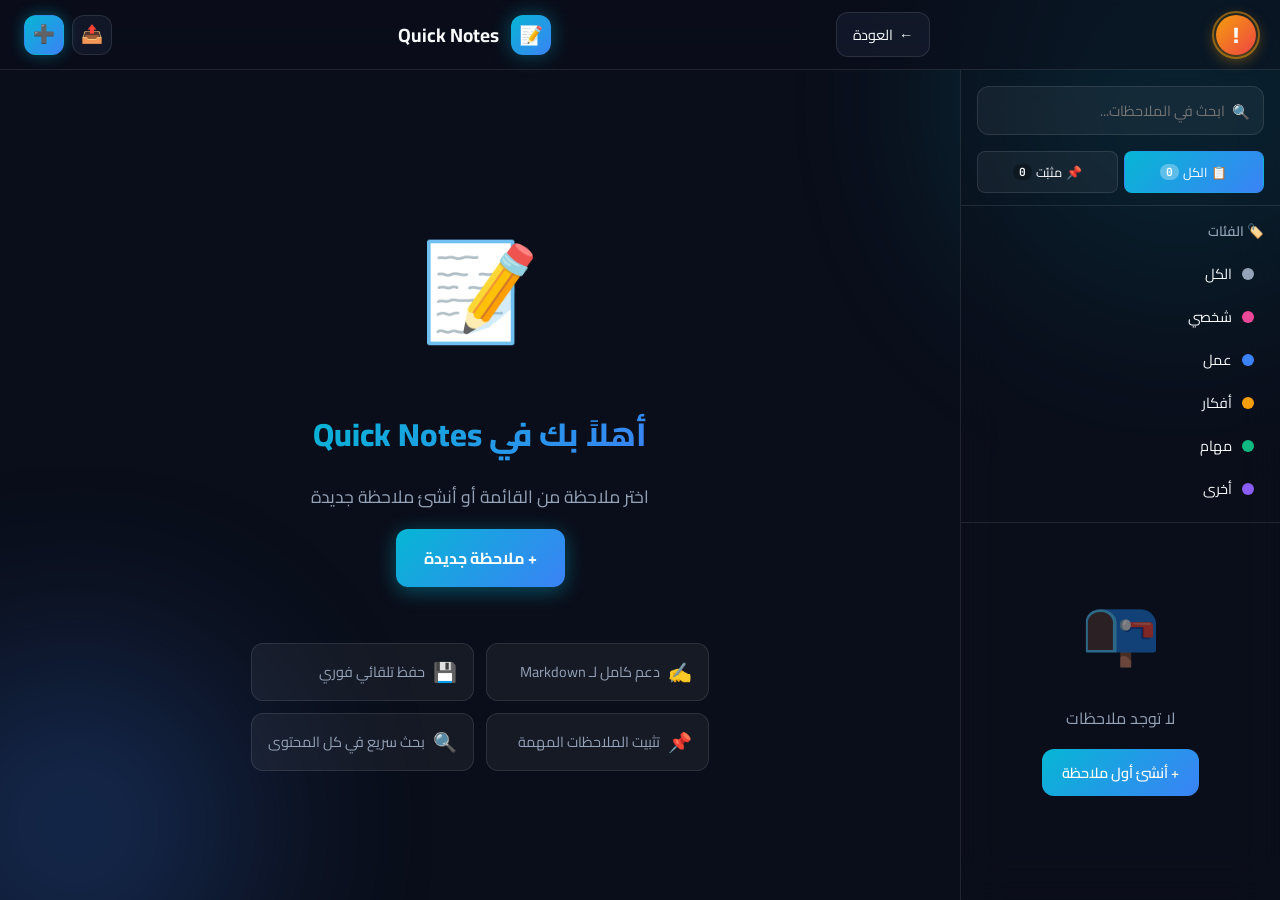
<file: tools/notes/index.html>
<!DOCTYPE html>
<html lang="ar" dir="rtl">
<head>
  <meta charset="UTF-8">
  <meta name="viewport" content="width=device-width, initial-scale=1.0">
  <title>Quick Notes - LifeHub</title>

  <!-- الخطوط -->
  <link rel="preconnect" href="https://fonts.googleapis.com">
  <link rel="preconnect" href="https://fonts.gstatic.com" crossorigin>
  <link href="https://fonts.googleapis.com/css2?family=Cairo:wght@400;500;600;700;800&family=JetBrains+Mono:wght@400;500;700&display=swap" rel="stylesheet">

  <!-- متغيرات LifeHub -->
  <link rel="stylesheet" href="../../css/variables.css">
  <!-- ستايل الأداة -->
   <link rel="stylesheet" href="../../css/tour.css">
  <link rel="stylesheet" href="style.css">
</head>
<body>

  <!-- خلفية متحركة -->
  <div class="bg-orbs">
    <div class="orb orb-1"></div>
    <div class="orb orb-2"></div>
  </div>

  <!-- شريط علوي -->
  <header class="tool-header">
    <button data-tour="notes"></button>
    <a href="../../index.html" class="back-btn">
      <span>←</span>
      <span>العودة</span>
    </a>
    <h1 class="tool-title">
      <span class="tool-icon">📝</span>
      <span>Quick Notes</span>
    </h1>
    <div class="header-actions">
      <button class="icon-btn" id="exportBtn" title="تصدير الكل">📤</button>
      <button class="icon-btn" id="newNoteBtn" title="ملاحظة جديدة">➕</button>
    </div>
  </header>

  <!-- المحتوى الرئيسي -->
  <main class="notes-app">

    <!-- الشريط الجانبي -->
    <aside class="sidebar">

      <!-- البحث -->
      <div class="search-box">
        <span class="search-icon">🔍</span>
        <input type="text" id="searchInput" placeholder="ابحث في الملاحظات..." autocomplete="off">
        <button class="clear-search hidden" id="clearSearch">✕</button>
      </div>

      <!-- الفلاتر -->
      <div class="filters">
        <button class="filter-btn active" data-filter="all">
          <span>📋</span>
          <span>الكل</span>
          <span class="filter-count" id="countAll">0</span>
        </button>
        <button class="filter-btn" data-filter="pinned">
          <span>📌</span>
          <span>مثبّت</span>
          <span class="filter-count" id="countPinned">0</span>
        </button>
      </div>

      <!-- الفئات -->
      <div class="categories">
        <h3 class="sidebar-title">🏷️ الفئات</h3>
        <button class="category-btn" data-category="all">
          <span class="cat-dot" style="background: #94a3b8;"></span>
          <span>الكل</span>
        </button>
        <button class="category-btn" data-category="personal">
          <span class="cat-dot" style="background: #ec4899;"></span>
          <span>شخصي</span>
        </button>
        <button class="category-btn" data-category="work">
          <span class="cat-dot" style="background: #3b82f6;"></span>
          <span>عمل</span>
        </button>
        <button class="category-btn" data-category="ideas">
          <span class="cat-dot" style="background: #f59e0b;"></span>
          <span>أفكار</span>
        </button>
        <button class="category-btn" data-category="todos">
          <span class="cat-dot" style="background: #10b981;"></span>
          <span>مهام</span>
        </button>
        <button class="category-btn" data-category="other">
          <span class="cat-dot" style="background: #8b5cf6;"></span>
          <span>أخرى</span>
        </button>
      </div>

      <!-- قائمة الملاحظات -->
      <div class="notes-list" id="notesList">
        <div class="empty-state">
          <div class="empty-icon">📭</div>
          <p>لا توجد ملاحظات بعد</p>
          <button class="empty-btn" id="emptyNewBtn">+ أنشئ أول ملاحظة</button>
        </div>
      </div>

    </aside>

    <!-- منطقة التحرير -->
    <section class="editor-area">

      <!-- ترحيب (يظهر لما مفيش ملاحظة مفتوحة) -->
      <div class="welcome-screen" id="welcomeScreen">
        <div class="welcome-icon">📝</div>
        <h2>أهلاً بك في Quick Notes</h2>
        <p>اختر ملاحظة من القائمة أو أنشئ ملاحظة جديدة</p>
        <button class="welcome-btn" id="welcomeNewBtn">+ ملاحظة جديدة</button>
        <div class="features-list">
          <div class="feature"><span>✍️</span> دعم كامل لـ Markdown</div>
          <div class="feature"><span>💾</span> حفظ تلقائي فوري</div>
          <div class="feature"><span>📌</span> تثبيت الملاحظات المهمة</div>
          <div class="feature"><span>🔍</span> بحث سريع في كل المحتوى</div>
        </div>
      </div>

      <!-- محرر الملاحظة -->
      <div class="note-editor hidden" id="noteEditor">

        <!-- شريط الأدوات -->
        <div class="editor-toolbar">
          <input type="text" id="noteTitle" class="note-title-input" placeholder="عنوان الملاحظة...">

          <div class="toolbar-actions">
            <select id="noteCategory" class="category-select">
              <option value="personal">🌸 شخصي</option>
              <option value="work">💼 عمل</option>
              <option value="ideas">💡 أفكار</option>
              <option value="todos">✅ مهام</option>
              <option value="other">📌 أخرى</option>
            </select>

            <button class="tool-btn" id="pinBtn" title="تثبيت">📌</button>
            <button class="tool-btn" id="copyBtn" title="نسخ">📋</button>
            <button class="tool-btn delete" id="deleteBtn" title="حذف">🗑️</button>
          </div>
        </div>

        <!-- أزرار وضع العرض -->
        <div class="view-modes">
          <button class="mode-btn active" data-mode="split">
            <span>⚡</span>
            <span>جنباً إلى جنب</span>
          </button>
          <button class="mode-btn" data-mode="edit">
            <span>✍️</span>
            <span>محرر فقط</span>
          </button>
          <button class="mode-btn" data-mode="preview">
            <span>👁️</span>
            <span>معاينة فقط</span>
          </button>
        </div>

        <!-- أدوات Markdown سريعة -->
        <div class="markdown-toolbar">
          <button class="md-btn" data-md="bold" title="عريض">
            <strong>B</strong>
          </button>
          <button class="md-btn" data-md="italic" title="مائل">
            <em>I</em>
          </button>
          <button class="md-btn" data-md="heading" title="عنوان">
            <span>H</span>
          </button>
          <button class="md-btn" data-md="list" title="قائمة">
            <span>•</span>
          </button>
          <button class="md-btn" data-md="numbered" title="قائمة مرقمة">
            <span>1.</span>
          </button>
          <button class="md-btn" data-md="check" title="قائمة مهام">
            <span>☑</span>
          </button>
          <button class="md-btn" data-md="quote" title="اقتباس">
            <span>"</span>
          </button>
          <button class="md-btn" data-md="code" title="كود">
            <span>&lt;/&gt;</span>
          </button>
          <button class="md-btn" data-md="link" title="رابط">
            <span>🔗</span>
          </button>
          <button class="md-btn" data-md="line" title="خط">
            <span>—</span>
          </button>
        </div>

        <!-- المحرر والمعاينة -->
        <div class="editor-content" id="editorContent">

          <!-- المحرر -->
          <div class="editor-pane">
            <textarea id="noteContent" placeholder="ابدأ الكتابة هنا... استخدم Markdown لتنسيق النص

أمثلة:
# عنوان كبير
## عنوان فرعي
**نص عريض**
*نص مائل*
- قائمة
1. قائمة مرقمة
- [ ] مهمة غير منفذة
- [x] مهمة منفذة
> اقتباس
`كود`
[رابط](https://example.com)
---"></textarea>
          </div>

          <!-- المعاينة -->
          <div class="preview-pane" id="previewPane">
            <div class="preview-empty">المعاينة ستظهر هنا...</div>
          </div>

        </div>

        <!-- شريط الحالة -->
        <div class="editor-status">
          <span class="status-info">
            <span id="wordCount">0 كلمة</span>
            <span class="dot-separator">•</span>
            <span id="charCount">0 حرف</span>
          </span>
          <span class="save-status" id="saveStatus">💾 محفوظ</span>
        </div>

      </div>

    </section>

  </main>

  <!-- السكريبت -->
   <script src="../../js/tour.js"></script>
  <script src="script.js"></script>
</body>
</html>
</file>
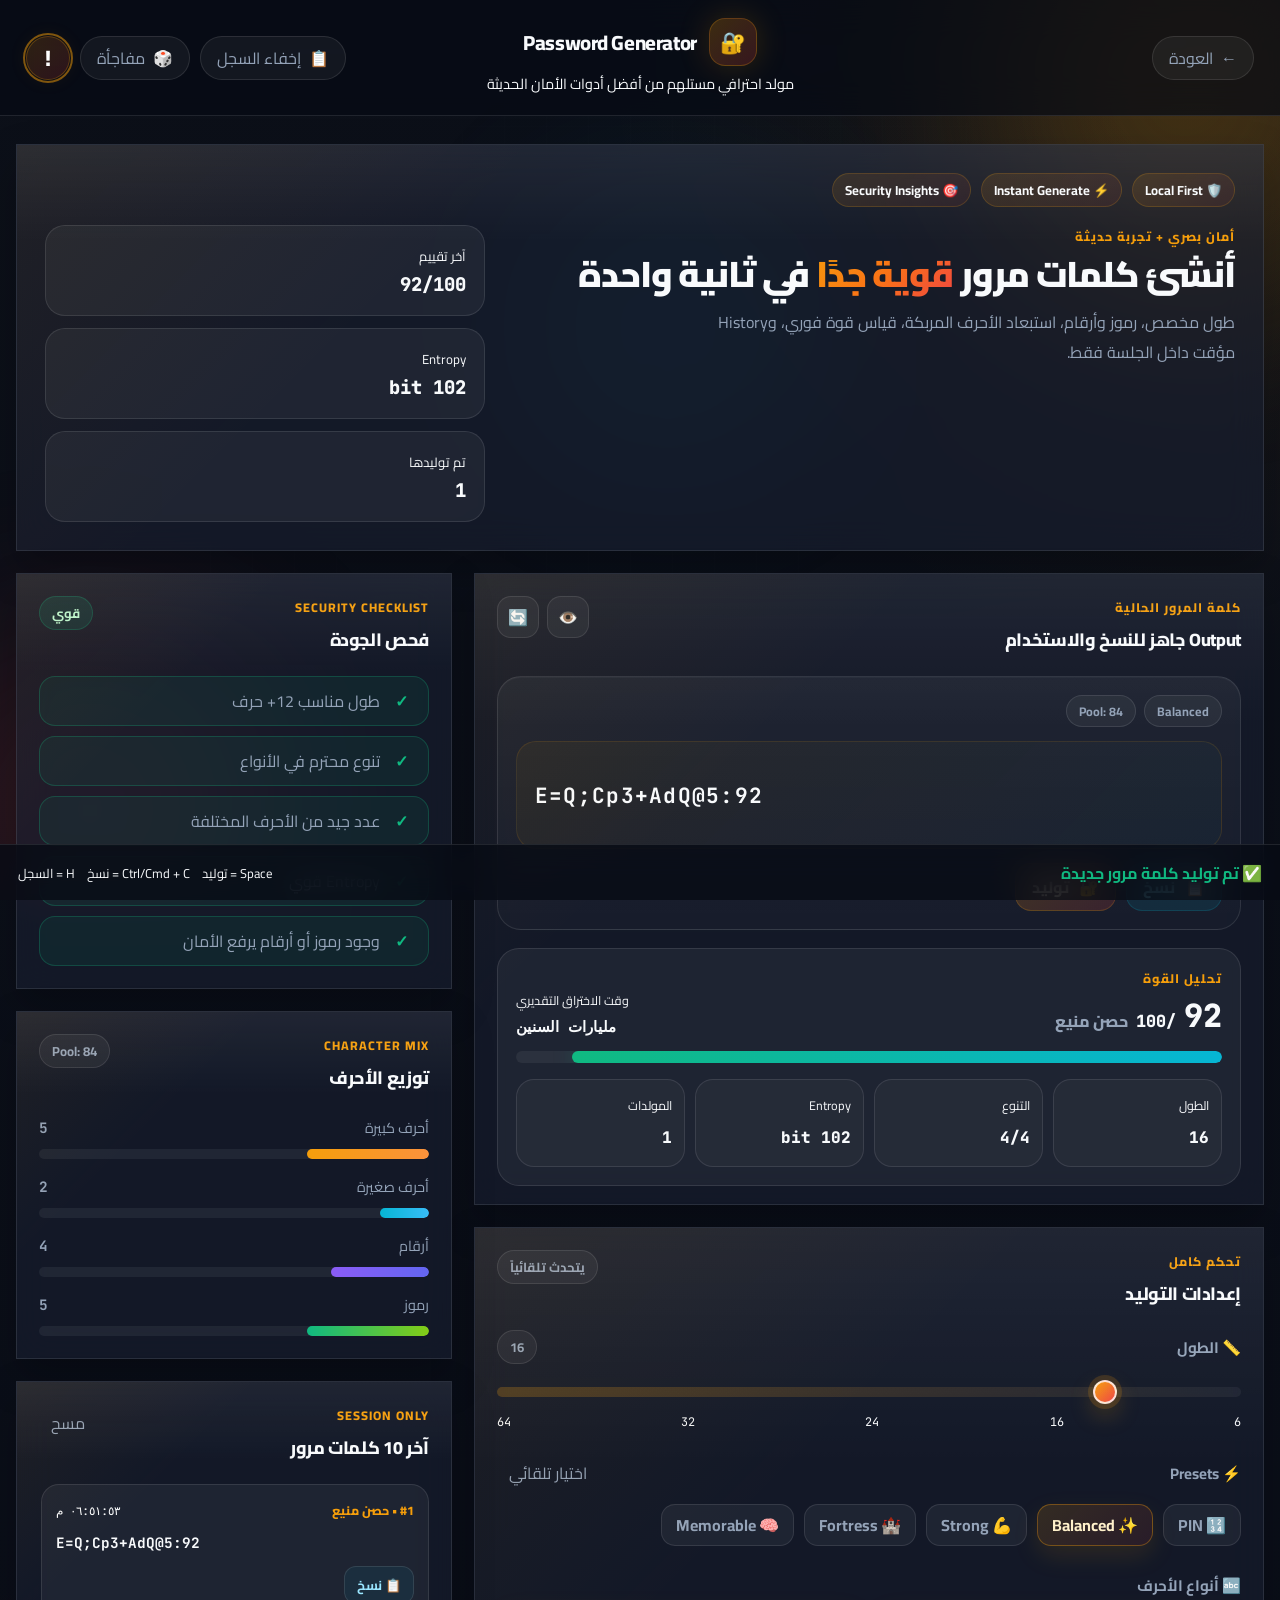
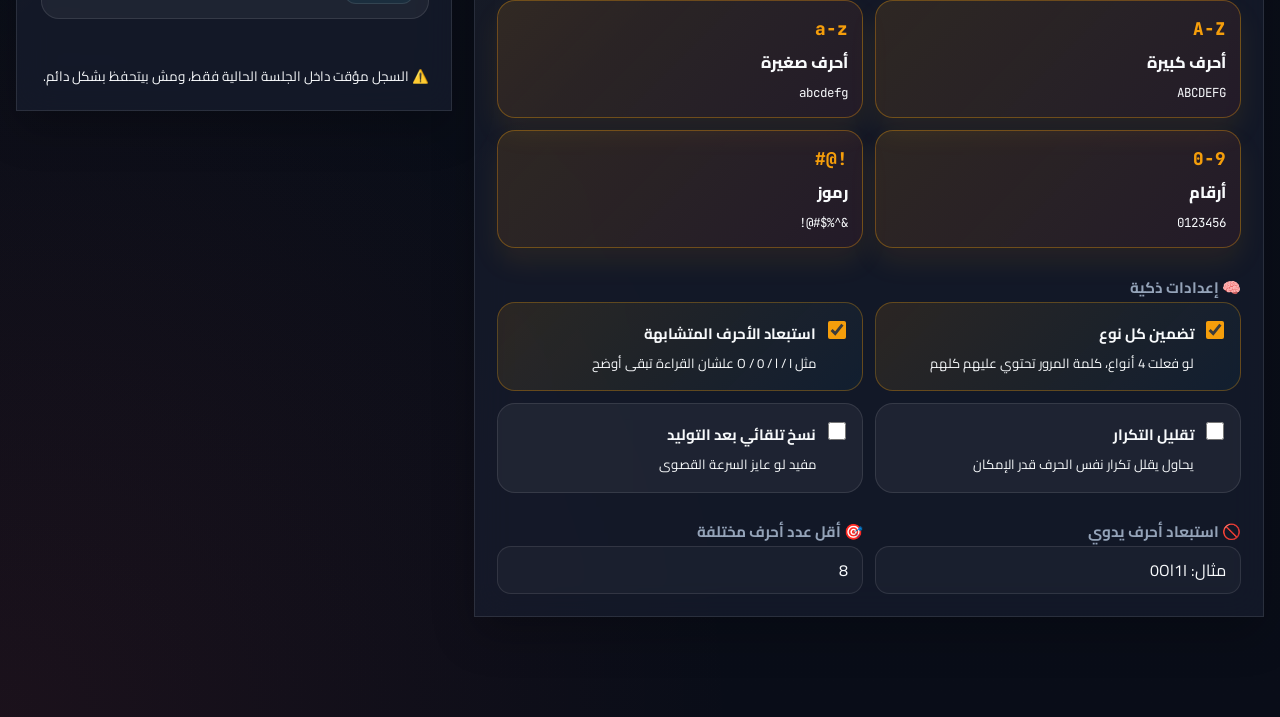
<file: tools/password/index.html>
<!DOCTYPE html>
<html lang="ar" dir="rtl">
<head>
  <meta charset="UTF-8" />
  <meta name="viewport" content="width=device-width, initial-scale=1.0" />
  <title>Password Generator — LifeHub</title>
  <meta
    name="description"
    content="مولد كلمات مرور احترافي داخل LifeHub — قوي، سريع، محلي، وبتقييم أمان بصري ذكي"
  />

  <!-- Fonts -->
  <link rel="preconnect" href="https://fonts.googleapis.com" />
  <link rel="preconnect" href="https://fonts.gstatic.com" crossorigin />
  <link
    href="https://fonts.googleapis.com/css2?family=Cairo:wght@400;500;600;700;800;900&family=JetBrains+Mono:wght@400;500;700;800&display=swap"
    rel="stylesheet"
  />

  <!-- Global CSS -->
  <link rel="stylesheet" href="../../css/variables.css" />
  <link rel="stylesheet" href="../../css/tour.css" />

  <!-- Tool CSS -->
  <link rel="stylesheet" href="style.css" />
</head>
<body>
  <!-- Animated Background -->
  <div class="bg-orbs" aria-hidden="true">
    <div class="orb orb-1"></div>
    <div class="orb orb-2"></div>
    <div class="orb orb-3"></div>
    <div class="grid-glow"></div>
  </div>

  <!-- Header -->
  <header class="tool-header">
    <div class="header-side">
      <a href="../../index.html" class="back-btn">
        <span>←</span>
        <span>العودة</span>
      </a>
    </div>

    <div class="header-center">
      <h1 class="tool-title">
        <span class="tool-icon">🔐</span>
        <span>Password Generator</span>
      </h1>
      <p class="tool-subtitle">مولد احترافي مستلهم من أفضل أدوات الأمان الحديثة</p>
    </div>

    <div class="header-side header-actions">
      <button class="ghost-btn" id="historyToggleBtn" type="button">
        <span>📋</span>
        <span>السجل</span>
      </button>

      <button class="ghost-btn" id="surpriseBtn" type="button">
        <span>🎲</span>
        <span>مفاجأة</span>
      </button>

      <!-- ✅ تم إضافة نص افتراضي للزر -->
      <button data-tour="password" aria-label="جولة تفاعلية">!</button>
    </div>
  </header>

  <!-- Main -->
  <main class="tool-shell">
    <!-- Hero -->
    <section class="hero-card">
      <div class="hero-badge-row">
        <span class="hero-badge">🛡️ Local First</span>
        <span class="hero-badge">⚡ Instant Generate</span>
        <span class="hero-badge">🎯 Security Insights</span>
      </div>

      <div class="hero-content">
        <div class="hero-text">
          <p class="eyebrow">أمان بصري + تجربة حديثة</p>
          <h2 class="hero-title">
            أنشئ كلمات مرور
            <span class="hero-gradient">قوية جدًا</span>
            في ثانية واحدة
          </h2>
          <p class="hero-description">
            طول مخصص، رموز وأرقام، استبعاد الأحرف المربكة، قياس قوة فوري،
            وHistory مؤقت داخل الجلسة فقط.
          </p>
        </div>

        <div class="hero-mini-stats">
          <div class="mini-stat">
            <span class="mini-stat-label">آخر تقييم</span>
            <strong class="mini-stat-value" id="heroScore">0/100</strong>
          </div>
          <div class="mini-stat">
            <span class="mini-stat-label">Entropy</span>
            <strong class="mini-stat-value" id="heroEntropy">0 bit</strong>
          </div>
          <div class="mini-stat">
            <span class="mini-stat-label">تم توليدها</span>
            <strong class="mini-stat-value" id="heroGenerated">0</strong>
          </div>
        </div>
      </div>
    </section>

    <div class="tool-layout">
      <!-- Main Column -->
      <section class="main-column">
        <!-- Password Output -->
        <section class="panel password-panel">
          <div class="panel-head">
            <div>
              <p class="eyebrow">كلمة المرور الحالية</p>
              <h3 class="panel-title">Output جاهز للنسخ والاستخدام</h3>
            </div>

            <div class="panel-actions">
              <button class="soft-btn" id="toggleVisibilityBtn" type="button" title="إظهار / إخفاء">
                👁️
              </button>
              <button class="soft-btn" id="regenerateBtnTop" type="button" title="توليد جديد">
                🔄
              </button>
            </div>
          </div>

          <div class="password-display" id="passwordDisplay">
            <div class="password-meta">
              <span class="password-chip" id="passwordModeChip">Balanced</span>
              <span class="password-chip" id="passwordPoolChip">Pool: 0</span>
            </div>

            <div class="password-text-wrap">
              <div class="password-text" id="passwordText">اضغط توليد ✨</div>
            </div>

            <div class="password-actions">
              <button class="action-btn copy-btn" id="copyBtn" type="button" title="نسخ">
                <span id="copyIcon">📋</span>
                <span>نسخ</span>
              </button>

              <button class="action-btn generate-btn" id="generateBtn" type="button" title="توليد جديد">
                <span>🔐</span>
                <span>توليد</span>
              </button>
            </div>
          </div>

          <!-- Strength -->
          <div class="strength-card">
            <div class="strength-top">
              <div class="strength-main">
                <p class="eyebrow">تحليل القوة</p>
                <div class="strength-heading">
                  <span class="strength-score" id="strengthScore">0</span>
                  <span class="strength-divider">/100</span>
                  <span class="strength-label" id="strengthLabel">—</span>
                </div>
              </div>

              <div class="strength-side">
                <span class="strength-side-label">وقت الاختراق التقديري</span>
                <strong class="crack-time" id="crackTime">—</strong>
              </div>
            </div>

            <div class="strength-bar">
              <div class="strength-fill" id="strengthFill"></div>
            </div>

            <div class="metrics-grid">
              <div class="metric-card">
                <span class="metric-label">الطول</span>
                <strong class="metric-value" id="statLength">16</strong>
              </div>

              <div class="metric-card">
                <span class="metric-label">التنوع</span>
                <strong class="metric-value" id="statVariety">0/4</strong>
              </div>

              <div class="metric-card">
                <span class="metric-label">Entropy</span>
                <strong class="metric-value" id="statEntropy">0 bit</strong>
              </div>

              <div class="metric-card">
                <span class="metric-label">المولدات</span>
                <strong class="metric-value" id="statGenerated">0</strong>
              </div>
            </div>
          </div>
        </section>

        <!-- Controls -->
        <section class="panel controls-panel">
          <div class="panel-head">
            <div>
              <p class="eyebrow">تحكم كامل</p>
              <h3 class="panel-title">إعدادات التوليد</h3>
            </div>

            <span class="live-pill">يتحدث تلقائياً</span>
          </div>

          <!-- Length -->
          <div class="control-group">
            <div class="control-row">
              <label class="control-label" for="lengthSlider">📏 الطول</label>
              <span class="value-pill" id="lengthValue">16</span>
            </div>

            <input
              type="range"
              id="lengthSlider"
              class="slider"
              min="6"
              max="64"
              value="16"
            />

            <div class="slider-marks">
              <span>6</span>
              <span>16</span>
              <span>24</span>
              <span>32</span>
              <span>64</span>
            </div>
          </div>

          <!-- Presets -->
          <div class="control-group">
            <div class="control-row">
              <label class="control-label">⚡ Presets</label>
              <button class="text-btn" id="randomPresetBtn" type="button">اختيار تلقائي</button>
            </div>

            <div class="presets">
              <button class="preset-btn" data-preset="pin" type="button">🔢 PIN</button>
              <button class="preset-btn active" data-preset="balanced" type="button">✨ Balanced</button>
              <button class="preset-btn" data-preset="strong" type="button">💪 Strong</button>
              <button class="preset-btn" data-preset="fortress" type="button">🏰 Fortress</button>
              <button class="preset-btn" data-preset="memorable" type="button">🧠 Memorable</button>
            </div>
          </div>

          <!-- Character Types -->
          <div class="control-group">
            <label class="control-label">🔤 أنواع الأحرف</label>

            <div class="types-grid">
              <button class="type-card active" data-type="uppercase" type="button">
                <span class="type-icon">A-Z</span>
                <span class="type-name">أحرف كبيرة</span>
                <span class="type-example">ABCDEFG</span>
              </button>

              <button class="type-card active" data-type="lowercase" type="button">
                <span class="type-icon">a-z</span>
                <span class="type-name">أحرف صغيرة</span>
                <span class="type-example">abcdefg</span>
              </button>

              <button class="type-card active" data-type="numbers" type="button">
                <span class="type-icon">0-9</span>
                <span class="type-name">أرقام</span>
                <span class="type-example">0123456</span>
              </button>

              <button class="type-card active" data-type="symbols" type="button">
                <span class="type-icon">!@#</span>
                <span class="type-name">رموز</span>
                <span class="type-example">!@#$%^&</span>
              </button>
            </div>
          </div>

          <!-- Smart Options -->
          <div class="control-group">
            <label class="control-label">🧠 إعدادات ذكية</label>

            <div class="switch-grid">
              <label class="switch-card">
                <input type="checkbox" id="requireEachType" checked />
                <div class="switch-copy">
                  <strong>تضمين كل نوع</strong>
                  <span>لو فعلت 4 أنواع، كلمة المرور تحتوي عليهم كلهم</span>
                </div>
              </label>

              <label class="switch-card">
                <input type="checkbox" id="excludeSimilar" checked />
                <div class="switch-copy">
                  <strong>استبعاد الأحرف المتشابهة</strong>
                  <span>مثل O / 0 / l / I علشان القراءة تبقى أوضح</span>
                </div>
              </label>

              <label class="switch-card">
                <input type="checkbox" id="avoidDuplicates" />
                <div class="switch-copy">
                  <strong>تقليل التكرار</strong>
                  <span>يحاول يقلل تكرار نفس الحرف قدر الإمكان</span>
                </div>
              </label>

              <label class="switch-card">
                <input type="checkbox" id="autoCopy" />
                <div class="switch-copy">
                  <strong>نسخ تلقائي بعد التوليد</strong>
                  <span>مفيد لو عايز السرعة القصوى</span>
                </div>
              </label>
            </div>
          </div>

          <!-- Custom Inputs -->
          <div class="control-group">
            <div class="two-col-grid">
              <div class="field-box">
                <label class="control-label" for="excludeChars">🚫 استبعاد أحرف يدوي</label>
                <input
                  type="text"
                  id="excludeChars"
                  class="text-input"
                  placeholder="مثال: 0Ol1I"
                  autocomplete="off"
                  spellcheck="false"
                />
              </div>

              <div class="field-box">
                <label class="control-label" for="minUniqueChars">🎯 أقل عدد أحرف مختلفة</label>
                <input
                  type="number"
                  id="minUniqueChars"
                  class="text-input"
                  min="1"
                  max="64"
                  value="8"
                />
              </div>
            </div>
          </div>
        </section>
      </section>

      <!-- Side Column -->
      <aside class="side-column">
        <!-- Quality Checklist -->
        <section class="panel quality-panel">
          <div class="panel-head">
            <div>
              <p class="eyebrow">Security Checklist</p>
              <h3 class="panel-title">فحص الجودة</h3>
            </div>

            <span class="quality-badge" id="qualityBadge">جاهز</span>
          </div>

          <ul class="quality-list">
            <li class="quality-item pending" id="checkLength">
              <span class="quality-icon">○</span>
              <span>طول مناسب 12+ حرف</span>
            </li>

            <li class="quality-item pending" id="checkTypes">
              <span class="quality-icon">○</span>
              <span>تنوع محترم في الأنواع</span>
            </li>

            <li class="quality-item pending" id="checkUnique">
              <span class="quality-icon">○</span>
              <span>عدد جيد من الأحرف المختلفة</span>
            </li>

            <li class="quality-item pending" id="checkEntropy">
              <span class="quality-icon">○</span>
              <span>Entropy قوي</span>
            </li>

            <li class="quality-item pending" id="checkSymbols">
              <span class="quality-icon">○</span>
              <span>وجود رموز أو أرقام يرفع الأمان</span>
            </li>
          </ul>
        </section>

        <!-- Distribution -->
        <section class="panel distribution-panel">
          <div class="panel-head">
            <div>
              <p class="eyebrow">Character Mix</p>
              <h3 class="panel-title">توزيع الأحرف</h3>
            </div>

            <span class="pool-badge" id="poolSizeBadge">Pool: 0</span>
          </div>

          <div class="distribution-list">
            <div class="distribution-item">
              <div class="distribution-meta">
                <span>أحرف كبيرة</span>
                <strong id="countUppercase">0</strong>
              </div>
              <div class="distribution-bar">
                <div class="distribution-fill uppercase" id="barUppercase"></div>
              </div>
            </div>

            <div class="distribution-item">
              <div class="distribution-meta">
                <span>أحرف صغيرة</span>
                <strong id="countLowercase">0</strong>
              </div>
              <div class="distribution-bar">
                <div class="distribution-fill lowercase" id="barLowercase"></div>
              </div>
            </div>

            <div class="distribution-item">
              <div class="distribution-meta">
                <span>أرقام</span>
                <strong id="countNumbers">0</strong>
              </div>
              <div class="distribution-bar">
                <div class="distribution-fill numbers" id="barNumbers"></div>
              </div>
            </div>

            <div class="distribution-item">
              <div class="distribution-meta">
                <span>رموز</span>
                <strong id="countSymbols">0</strong>
              </div>
              <div class="distribution-bar">
                <div class="distribution-fill symbols" id="barSymbols"></div>
              </div>
            </div>
          </div>
        </section>

        <!-- History -->
        <section class="panel history-panel" id="historyPanel">
          <div class="panel-head">
            <div>
              <p class="eyebrow">Session Only</p>
              <h3 class="panel-title">آخر 10 كلمات مرور</h3>
            </div>

            <button class="text-btn danger" id="clearHistoryBtn" type="button">مسح</button>
          </div>

          <div class="history-list" id="historyList">
            <div class="empty-state">
              <div class="empty-icon">📭</div>
              <p class="empty-title">لسه مفيش سجل</p>
              <p class="empty-desc">أول ما تولّد كلمات مرور هتظهر هنا فورًا</p>
            </div>
          </div>

          <p class="history-note">
            ⚠️ السجل مؤقت داخل الجلسة الحالية فقط، ومش بيتحفظ بشكل دائم.
          </p>
        </section>
      </aside>
    </div>
  </main>

  <!-- Footer Status -->
  <footer class="status-bar">
    <div class="status-message" id="statusMessage">✅ جاهز للتوليد</div>

    <div class="status-shortcuts">
      <span>Space = توليد</span>
      <span>Ctrl/Cmd + C = نسخ</span>
      <span>H = السجل</span>
    </div>
  </footer>

  <!-- Scripts -->
  <script src="../../js/tour.js"></script>
  <script src="script.js"></script>
</body>
</html>
</file>
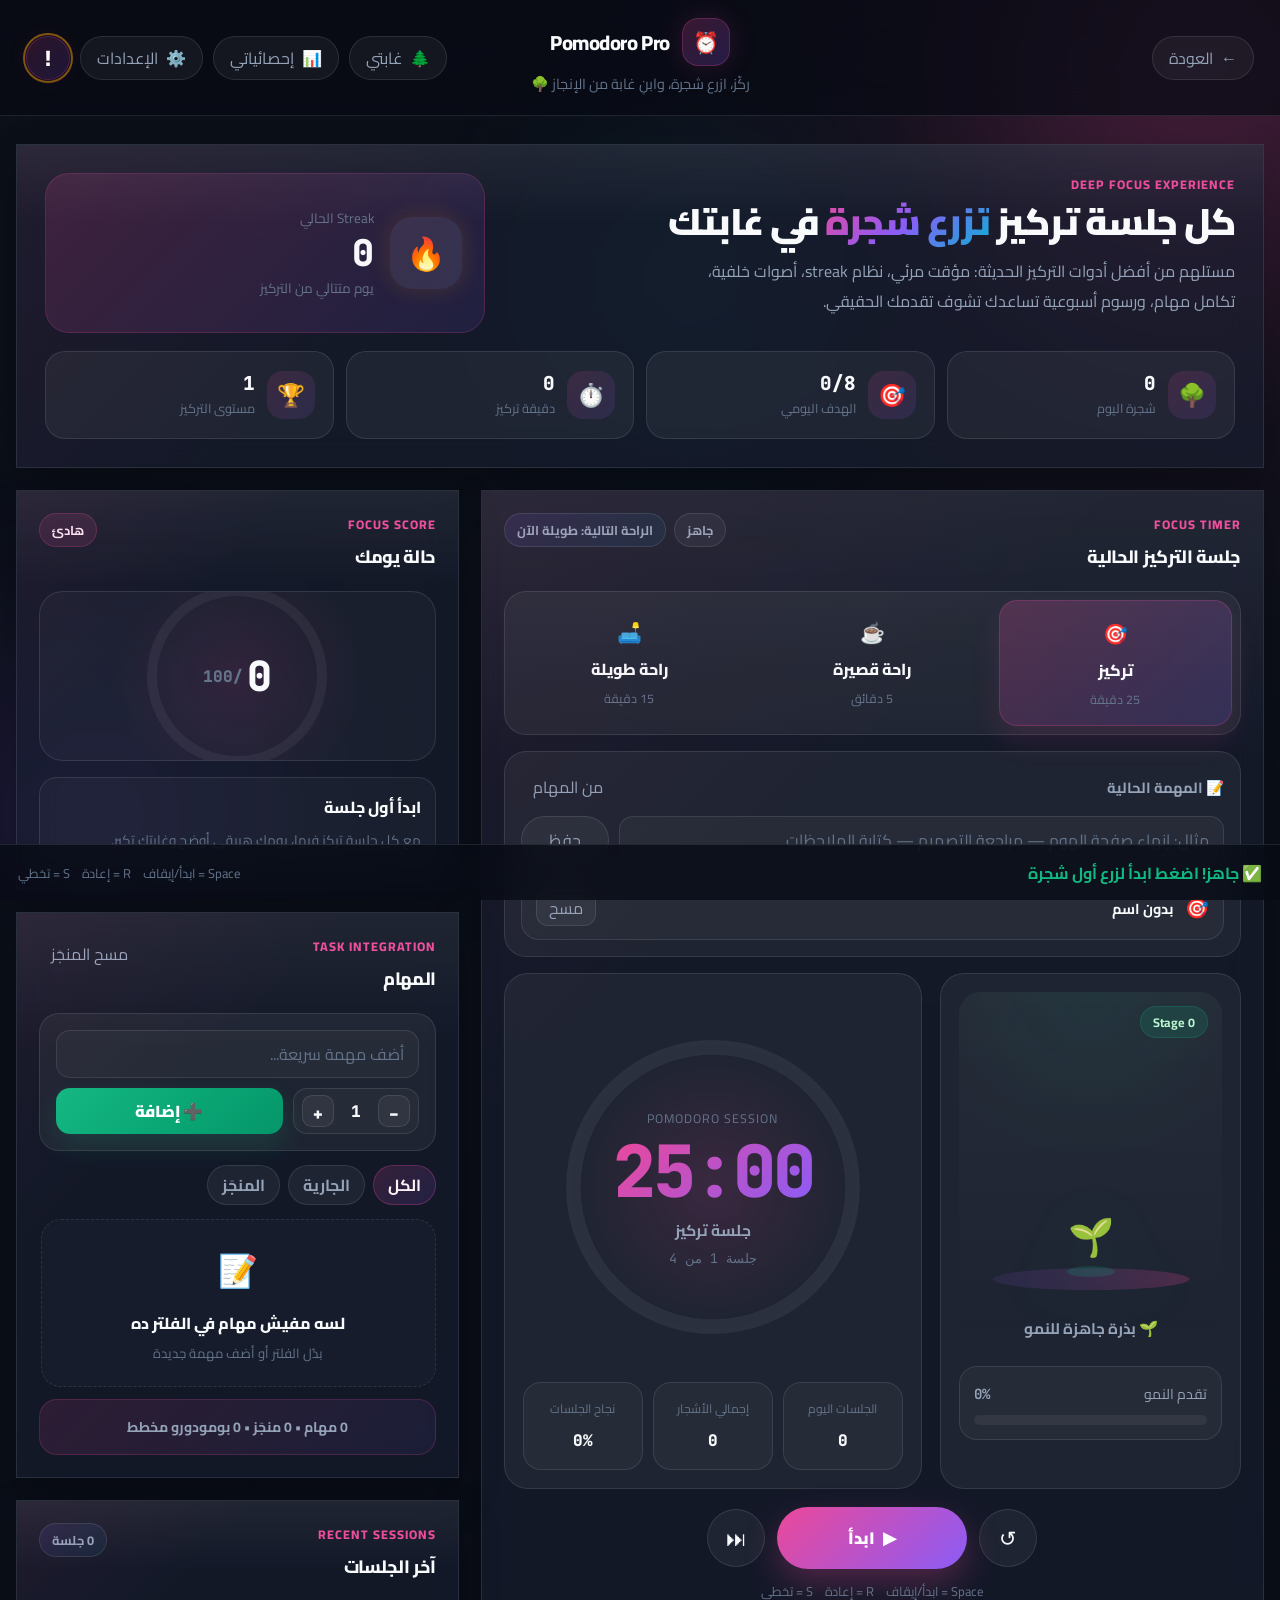
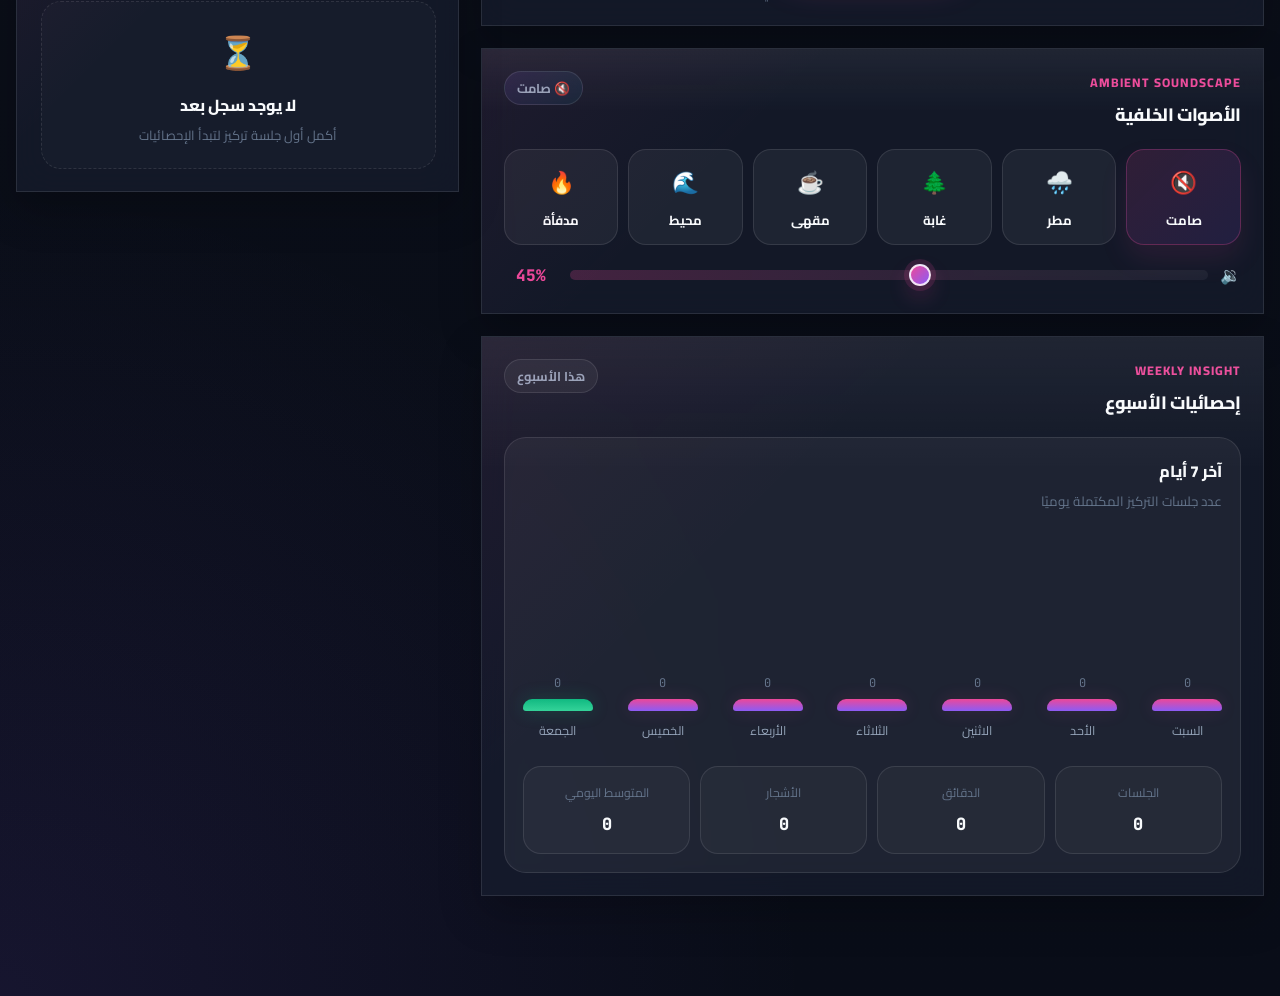
<file: tools/pomodoro/index.html>
<!DOCTYPE html>
<html lang="ar" dir="rtl">
<head>
  <meta charset="UTF-8" />
  <meta name="viewport" content="width=device-width, initial-scale=1.0" />
  <title>Pomodoro Pro — LifeHub</title>
  <meta
    name="description"
    content="Pomodoro Pro داخل LifeHub — مؤقت تركيز احترافي مع شجرة تنمو، أصوات خلفية، مهام، وإحصائيات أسبوعية"
  />

  <!-- Fonts -->
  <link rel="preconnect" href="https://fonts.googleapis.com" />
  <link rel="preconnect" href="https://fonts.gstatic.com" crossorigin />
  <link
    href="https://fonts.googleapis.com/css2?family=Cairo:wght@400;500;600;700;800;900&family=JetBrains+Mono:wght@400;500;700;800&display=swap"
    rel="stylesheet"
  />

  <!-- Global -->
  <link rel="stylesheet" href="../../css/variables.css" />
  <link rel="stylesheet" href="../../css/tour.css" />

  <!-- Tool CSS -->
  <link rel="stylesheet" href="style.css" />
</head>
<body>
  <!-- Background -->
  <div class="bg-orbs" aria-hidden="true">
    <div class="orb orb-1"></div>
    <div class="orb orb-2"></div>
    <div class="orb orb-3"></div>
    <div class="grid-glow"></div>
  </div>

  <!-- Header -->
  <header class="tool-header">
    <div class="header-side">
      <a href="../../index.html" class="back-btn">
        <span>←</span>
        <span>العودة</span>
      </a>
    </div>

    <div class="header-center">
      <h1 class="tool-title">
        <span class="tool-icon">⏰</span>
        <span>Pomodoro Pro</span>
      </h1>
      <p class="tool-subtitle">ركّز، ازرع شجرة، وابنِ غابة من الإنجاز 🌳</p>
    </div>

    <div class="header-side header-actions">
      <button class="ghost-btn" id="forestBtn" type="button">
        <span>🌲</span>
        <span>غابتي</span>
      </button>

      <button class="ghost-btn" id="statsBtn" type="button">
        <span>📊</span>
        <span>إحصائياتي</span>
      </button>

      <button class="ghost-btn" id="settingsBtn" type="button">
        <span>⚙️</span>
        <span>الإعدادات</span>
      </button>

      <button data-tour="pomodoro" aria-label="جولة تفاعلية"></button>
    </div>
  </header>

  <!-- Main -->
  <main class="tool-shell">
    <!-- Hero Overview -->
    <section class="hero-card">
      <div class="hero-top">
        <div class="hero-copy">
          <p class="eyebrow">Deep Focus Experience</p>
          <h2 class="hero-title">
            كل جلسة تركيز
            <span class="hero-gradient">تزرع شجرة</span>
            في غابتك
          </h2>
          <p class="hero-description">
            مستلهم من أفضل أدوات التركيز الحديثة:
            مؤقت مرئي، نظام streak، أصوات خلفية، تكامل مهام، ورسوم أسبوعية تساعدك
            تشوف تقدمك الحقيقي.
          </p>
        </div>

        <div class="hero-streak-card">
          <div class="streak-fire">🔥</div>
          <div class="streak-copy">
            <span class="streak-label">Streak الحالي</span>
            <strong class="streak-value" id="dayStreak">0</strong>
            <span class="streak-sub">يوم متتالي من التركيز</span>
          </div>
        </div>
      </div>

      <div class="hero-stats">
        <div class="hero-stat-card">
          <span class="hero-stat-icon">🌳</span>
          <div>
            <div class="hero-stat-value" id="todayTrees">0</div>
            <div class="hero-stat-label">شجرة اليوم</div>
          </div>
        </div>

        <div class="hero-stat-card">
          <span class="hero-stat-icon">🎯</span>
          <div>
            <div class="hero-stat-value" id="dailyGoalDisplay">0/8</div>
            <div class="hero-stat-label">الهدف اليومي</div>
          </div>
        </div>

        <div class="hero-stat-card">
          <span class="hero-stat-icon">⏱️</span>
          <div>
            <div class="hero-stat-value" id="todayMinutes">0</div>
            <div class="hero-stat-label">دقيقة تركيز</div>
          </div>
        </div>

        <div class="hero-stat-card">
          <span class="hero-stat-icon">🏆</span>
          <div>
            <div class="hero-stat-value" id="focusLevel">1</div>
            <div class="hero-stat-label">مستوى التركيز</div>
          </div>
        </div>
      </div>
    </section>

    <!-- Main Layout -->
    <div class="tool-layout">
      <!-- Timer Column -->
      <section class="main-column">
        <!-- Focus Panel -->
        <section class="panel timer-panel">
          <div class="panel-head">
            <div>
              <p class="eyebrow">Focus Timer</p>
              <h3 class="panel-title">جلسة التركيز الحالية</h3>
            </div>

            <div class="session-pills">
              <span class="live-pill" id="timerStateBadge">جاهز</span>
              <span class="live-pill alt" id="nextBreakBadge">الراحة التالية بعد 4 جلسات</span>
            </div>
          </div>

          <!-- Mode Selector -->
          <div class="mode-selector">
            <button class="mode-btn active" data-mode="focus" type="button">
              <span class="mode-emoji">🎯</span>
              <span class="mode-name">تركيز</span>
              <span class="mode-meta">25 دقيقة</span>
            </button>

            <button class="mode-btn" data-mode="short" type="button">
              <span class="mode-emoji">☕</span>
              <span class="mode-name">راحة قصيرة</span>
              <span class="mode-meta">5 دقائق</span>
            </button>

            <button class="mode-btn" data-mode="long" type="button">
              <span class="mode-emoji">🛋️</span>
              <span class="mode-name">راحة طويلة</span>
              <span class="mode-meta">15 دقيقة</span>
            </button>
          </div>

          <!-- Current Task -->
          <div class="current-task-card">
            <div class="current-task-top">
              <label class="current-task-label" for="currentTask">📝 المهمة الحالية</label>
              <button class="text-btn" id="pickTaskBtn" type="button">من المهام</button>
            </div>

            <div class="current-task-row">
              <input
                type="text"
                id="currentTask"
                class="current-task-input"
                placeholder="مثال: إنهاء صفحة الهوم — مراجعة التصميم — كتابة الملاحظات"
                maxlength="120"
                autocomplete="off"
              />
              <button class="soft-btn wide" id="saveTaskBtn" type="button">حفظ</button>
            </div>

            <div class="current-task-display" id="currentTaskDisplay">
              <span class="task-icon">🎯</span>
              <span class="task-text" id="currentTaskText">لا توجد مهمة محددة الآن</span>
              <button class="task-change-btn" id="clearCurrentTaskBtn" type="button">مسح</button>
            </div>
          </div>

          <!-- Timer + Tree -->
          <div class="timer-section">
            <!-- Tree Side -->
            <div class="tree-panel">
              <div class="tree-container">
                <div class="tree-stage-badge" id="treeStageBadge">Stage 0</div>

                <svg id="treeSvg" viewBox="0 0 220 280" xmlns="http://www.w3.org/2000/svg" aria-label="شجرة التركيز">
                  <defs>
                    <linearGradient id="treeGround" x1="0" x2="1">
                      <stop offset="0%" stop-color="rgba(139,92,246,0.1)" />
                      <stop offset="100%" stop-color="rgba(236,72,153,0.22)" />
                    </linearGradient>
                  </defs>

                  <ellipse cx="110" cy="255" rx="90" ry="10" fill="url(#treeGround)"></ellipse>
                  <g id="treeArt"></g>
                </svg>

                <div class="tree-message" id="treeMessage">🌱 جاهز للنمو</div>
              </div>

              <div class="tree-progress-card">
                <div class="tree-progress-row">
                  <span>تقدم النمو</span>
                  <strong id="treeProgressText">0%</strong>
                </div>
                <div class="mini-progress">
                  <div class="mini-progress-fill" id="treeProgressFill"></div>
                </div>
              </div>
            </div>

            <!-- Timer Side -->
            <div class="timer-panel-center">
              <div class="timer-circle-shell">
                <div class="timer-glow"></div>

                <div class="timer-circle">
                  <svg viewBox="0 0 220 220" class="ring-svg">
                    <circle cx="110" cy="110" r="96" class="ring-bg"></circle>
                    <circle cx="110" cy="110" r="96" class="ring-progress" id="ringProgress"></circle>
                  </svg>

                  <div class="timer-display">
                    <div class="timer-overline" id="timerOverline">Pomodoro Session</div>
                    <div class="timer-time" id="timerTime">25:00</div>
                    <div class="timer-label" id="timerLabel">جلسة تركيز</div>
                    <div class="timer-cycle" id="timerCycle">جلسة 1 من 4</div>
                  </div>
                </div>
              </div>

              <div class="timer-meta-grid">
                <div class="timer-meta-card">
                  <span class="timer-meta-label">الجلسات اليوم</span>
                  <strong class="timer-meta-value" id="todaySessionsCount">0</strong>
                </div>

                <div class="timer-meta-card">
                  <span class="timer-meta-label">إجمالي الأشجار</span>
                  <strong class="timer-meta-value" id="totalTreesCount">0</strong>
                </div>

                <div class="timer-meta-card">
                  <span class="timer-meta-label">نجاح الجلسات</span>
                  <strong class="timer-meta-value" id="successRate">0%</strong>
                </div>
              </div>
            </div>
          </div>

          <!-- Controls -->
          <div class="controls-wrap">
            <div class="controls">
              <button class="control-btn secondary" id="resetBtn" type="button" title="إعادة">
                <span>↺</span>
              </button>

              <button class="control-btn primary" id="startBtn" type="button">
                <span id="startIcon">▶</span>
                <span id="startText">ابدأ</span>
              </button>

              <button class="control-btn secondary" id="skipBtn" type="button" title="تخطي">
                <span>⏭</span>
              </button>
            </div>

            <div class="control-hints">
              <span>Space = ابدأ/إيقاف</span>
              <span>R = إعادة</span>
              <span>S = تخطي</span>
            </div>
          </div>
        </section>

        <!-- Sounds Panel -->
        <section class="panel sounds-panel">
          <div class="panel-head">
            <div>
              <p class="eyebrow">Ambient Soundscape</p>
              <h3 class="panel-title">الأصوات الخلفية</h3>
            </div>

            <span class="live-pill alt" id="currentSoundLabel">🔇 صامت</span>
          </div>

          <div class="sounds-grid">
            <button class="sound-btn active" data-sound="none" type="button" title="صامت">
              <span class="sound-icon">🔇</span>
              <span class="sound-name">صامت</span>
            </button>

            <button class="sound-btn" data-sound="rain" type="button" title="مطر">
              <span class="sound-icon">🌧️</span>
              <span class="sound-name">مطر</span>
            </button>

            <button class="sound-btn" data-sound="forest" type="button" title="غابة">
              <span class="sound-icon">🌲</span>
              <span class="sound-name">غابة</span>
            </button>

            <button class="sound-btn" data-sound="cafe" type="button" title="مقهى">
              <span class="sound-icon">☕</span>
              <span class="sound-name">مقهى</span>
            </button>

            <button class="sound-btn" data-sound="ocean" type="button" title="محيط">
              <span class="sound-icon">🌊</span>
              <span class="sound-name">محيط</span>
            </button>

            <button class="sound-btn" data-sound="fire" type="button" title="مدفأة">
              <span class="sound-icon">🔥</span>
              <span class="sound-name">مدفأة</span>
            </button>
          </div>

          <div class="volume-control">
            <span class="volume-icon">🔉</span>
            <input type="range" id="volumeSlider" min="0" max="100" value="45" />
            <span class="volume-value" id="volumeValue">45%</span>
          </div>
        </section>

        <!-- Weekly Chart -->
        <section class="panel analytics-panel">
          <div class="panel-head">
            <div>
              <p class="eyebrow">Weekly Insight</p>
              <h3 class="panel-title">إحصائيات الأسبوع</h3>
            </div>

            <span class="live-pill" id="weekHeadline">هذا الأسبوع</span>
          </div>

          <div class="weekly-chart-card">
            <div class="weekly-chart-head">
              <div>
                <strong class="weekly-chart-title">آخر 7 أيام</strong>
                <p class="weekly-chart-sub">عدد جلسات التركيز المكتملة يوميًا</p>
              </div>
            </div>

            <div class="weekly-chart" id="weeklyChart">
              <!-- JS -->
            </div>

            <div class="weekly-summary">
              <div class="summary-card">
                <span class="summary-label">الجلسات</span>
                <strong class="summary-value" id="weekSessions">0</strong>
              </div>

              <div class="summary-card">
                <span class="summary-label">الدقائق</span>
                <strong class="summary-value" id="weekMinutes">0</strong>
              </div>

              <div class="summary-card">
                <span class="summary-label">الأشجار</span>
                <strong class="summary-value" id="weekTrees">0</strong>
              </div>

              <div class="summary-card">
                <span class="summary-label">المتوسط اليومي</span>
                <strong class="summary-value" id="weekDailyAvg">0</strong>
              </div>
            </div>
          </div>
        </section>
      </section>

      <!-- Side Column -->
      <aside class="side-column">
        <!-- Focus Score -->
        <section class="panel side-insight-panel">
          <div class="panel-head">
            <div>
              <p class="eyebrow">Focus Score</p>
              <h3 class="panel-title">حالة يومك</h3>
            </div>

            <span class="quality-badge" id="focusMoodBadge">هادئ</span>
          </div>

          <div class="focus-score-box">
            <div class="focus-score-ring">
              <div class="focus-score-value" id="focusScore">0</div>
              <div class="focus-score-unit">/100</div>
            </div>

            <div class="focus-score-copy">
              <p class="focus-score-title" id="focusScoreTitle">ابدأ أول جلسة</p>
              <p class="focus-score-desc" id="focusScoreDesc">
                مع كل جلسة تركز فيها، يومك هيبقى أوضح وغابتك تكبر.
              </p>
            </div>
          </div>
        </section>

        <!-- Tasks Integration -->
        <section class="panel tasks-panel">
          <div class="panel-head">
            <div>
              <p class="eyebrow">Task Integration</p>
              <h3 class="panel-title">المهام</h3>
            </div>

            <button class="text-btn" id="clearDoneTasksBtn" type="button">مسح المنجَز</button>
          </div>

          <div class="quick-task-form">
            <input
              type="text"
              id="taskInput"
              class="task-input"
              placeholder="أضف مهمة سريعة..."
              maxlength="120"
              autocomplete="off"
            />

            <div class="task-form-row">
              <div class="pomo-counter">
                <button class="pc-btn" id="pomoMinus" type="button">−</button>
                <span id="pomoCount">1</span>
                <button class="pc-btn" id="pomoPlus" type="button">+</button>
              </div>

              <button class="add-task-btn" id="quickAddTask" type="button">➕ إضافة</button>
            </div>
          </div>

          <div class="task-filter-row">
            <button class="filter-btn active" data-filter="all" type="button">الكل</button>
            <button class="filter-btn" data-filter="active" type="button">الجارية</button>
            <button class="filter-btn" data-filter="done" type="button">المنجَز</button>
          </div>

          <div class="tasks-list" id="tasksList">
            <div class="empty-state compact">
              <div class="empty-icon">📝</div>
              <p class="empty-title">لسه مفيش مهام</p>
              <p class="empty-desc">أضف أول مهمة وخلي الجلسات ترتبط بيها</p>
            </div>
          </div>

          <div class="tasks-summary" id="tasksSummary">
            0 مهام • 0 منجَز • 0 بومودورو مخطط
          </div>
        </section>

        <!-- Recent Sessions -->
        <section class="panel log-panel">
          <div class="panel-head">
            <div>
              <p class="eyebrow">Recent Sessions</p>
              <h3 class="panel-title">آخر الجلسات</h3>
            </div>

            <span class="live-pill alt" id="sessionsCountBadge">0 جلسة</span>
          </div>

          <div class="sessions-list" id="sessionsList">
            <div class="empty-state compact">
              <div class="empty-icon">⏳</div>
              <p class="empty-title">لا يوجد سجل بعد</p>
              <p class="empty-desc">أكمل أول جلسة تركيز لتبدأ الإحصائيات</p>
            </div>
          </div>
        </section>
      </aside>
    </div>
  </main>

  <!-- Forest Modal -->
  <div class="modal hidden" id="forestModal">
    <div class="modal-dialog modal-xl">
      <div class="modal-header">
        <div>
          <p class="eyebrow">Your Focus Forest</p>
          <h3 class="modal-title">🌲 غابتك</h3>
        </div>
        <button class="close-modal" id="closeForest" type="button">✕</button>
      </div>

      <div class="modal-body">
        <div class="forest-stats">
          <div class="forest-stat-card">
            <span class="forest-stat-icon">🌳</span>
            <strong id="forestTotalTrees">0</strong>
            <span>إجمالي الأشجار</span>
          </div>

          <div class="forest-stat-card">
            <span class="forest-stat-icon">⏱️</span>
            <strong id="forestTotalHours">0</strong>
            <span>ساعات تركيز</span>
          </div>

          <div class="forest-stat-card">
            <span class="forest-stat-icon">🔥</span>
            <strong id="forestDayStreak">0</strong>
            <span>أعلى Streak</span>
          </div>

          <div class="forest-stat-card">
            <span class="forest-stat-icon">📅</span>
            <strong id="forestActiveDays">0</strong>
            <span>أيام نشطة</span>
          </div>
        </div>

        <div class="forest-display-wrap">
          <div class="forest-display" id="forestDisplay">
            <!-- JS -->
          </div>
        </div>
      </div>
    </div>
  </div>

  <!-- Settings Modal -->
  <div class="modal hidden" id="settingsModal">
    <div class="modal-dialog">
      <div class="modal-header">
        <div>
          <p class="eyebrow">Preferences</p>
          <h3 class="modal-title">⚙️ إعدادات Pomodoro</h3>
        </div>
        <button class="close-modal" id="closeSettings" type="button">✕</button>
      </div>

      <div class="modal-body">
        <div class="settings-section">
          <h4 class="settings-title">⏱️ مدد الجلسات</h4>

          <div class="setting-row">
            <label for="focusDuration">جلسة التركيز</label>
            <div class="num-input">
              <button class="num-btn" data-target="focusDuration" data-action="dec" type="button">−</button>
              <input type="number" id="focusDuration" min="1" max="120" value="25" />
              <button class="num-btn" data-target="focusDuration" data-action="inc" type="button">+</button>
            </div>
          </div>

          <div class="setting-row">
            <label for="shortDuration">راحة قصيرة</label>
            <div class="num-input">
              <button class="num-btn" data-target="shortDuration" data-action="dec" type="button">−</button>
              <input type="number" id="shortDuration" min="1" max="30" value="5" />
              <button class="num-btn" data-target="shortDuration" data-action="inc" type="button">+</button>
            </div>
          </div>

          <div class="setting-row">
            <label for="longDuration">راحة طويلة</label>
            <div class="num-input">
              <button class="num-btn" data-target="longDuration" data-action="dec" type="button">−</button>
              <input type="number" id="longDuration" min="1" max="60" value="15" />
              <button class="num-btn" data-target="longDuration" data-action="inc" type="button">+</button>
            </div>
          </div>

          <div class="setting-row">
            <label for="cyclesBeforeLong">جلسات قبل الراحة الطويلة</label>
            <div class="num-input">
              <button class="num-btn" data-target="cyclesBeforeLong" data-action="dec" type="button">−</button>
              <input type="number" id="cyclesBeforeLong" min="2" max="10" value="4" />
              <button class="num-btn" data-target="cyclesBeforeLong" data-action="inc" type="button">+</button>
            </div>
          </div>

          <div class="setting-row">
            <label for="dailyGoal">الهدف اليومي</label>
            <div class="num-input">
              <button class="num-btn" data-target="dailyGoal" data-action="dec" type="button">−</button>
              <input type="number" id="dailyGoal" min="1" max="20" value="8" />
              <button class="num-btn" data-target="dailyGoal" data-action="inc" type="button">+</button>
            </div>
          </div>
        </div>

        <div class="settings-section">
          <h4 class="settings-title">🔧 خيارات ذكية</h4>

          <label class="toggle-row">
            <input type="checkbox" id="autoStartBreaks" checked />
            <span>بدء الراحات تلقائيًا</span>
          </label>

          <label class="toggle-row">
            <input type="checkbox" id="autoStartFocus" />
            <span>بدء التركيز تلقائيًا بعد الراحة</span>
          </label>

          <label class="toggle-row">
            <input type="checkbox" id="enableNotifications" checked />
            <span>إشعارات سطح المكتب</span>
          </label>

          <label class="toggle-row">
            <input type="checkbox" id="strictTreeMode" checked />
            <span>لو أوقفت الجلسة قبل نهايتها، الشجرة تموت 💔</span>
          </label>
        </div>

        <div class="settings-section">
          <h4 class="settings-title">⚡ Presets</h4>

          <div class="presets-grid">
            <button class="preset-btn" data-preset="classic" type="button">
              <strong>25 / 5</strong>
              <small>Classic</small>
            </button>

            <button class="preset-btn" data-preset="flow" type="button">
              <strong>50 / 10</strong>
              <small>Flow</small>
            </button>

            <button class="preset-btn" data-preset="light" type="button">
              <strong>15 / 3</strong>
              <small>Light</small>
            </button>

            <button class="preset-btn" data-preset="deep" type="button">
              <strong>90 / 20</strong>
              <small>Deep Work</small>
            </button>
          </div>
        </div>

        <button class="save-btn" id="saveSettings" type="button">💾 حفظ الإعدادات</button>
      </div>
    </div>
  </div>

  <!-- Stats Modal -->
  <div class="modal hidden" id="statsModal">
    <div class="modal-dialog modal-xl">
      <div class="modal-header">
        <div>
          <p class="eyebrow">Full Analytics</p>
          <h3 class="modal-title">📊 الإحصائيات الكاملة</h3>
        </div>
        <button class="close-modal" id="closeStats" type="button">✕</button>
      </div>

      <div class="modal-body">
        <div class="stats-grid-modal">
          <div class="stat-modal-card">
            <div class="smc-icon">🎯</div>
            <div class="smc-value" id="statTotalSessions">0</div>
            <div class="smc-label">إجمالي الجلسات</div>
          </div>

          <div class="stat-modal-card">
            <div class="smc-icon">⏱️</div>
            <div class="smc-value" id="statTotalMinutes">0</div>
            <div class="smc-label">إجمالي الدقائق</div>
          </div>

          <div class="stat-modal-card">
            <div class="smc-icon">🌳</div>
            <div class="smc-value" id="statTotalTrees">0</div>
            <div class="smc-label">إجمالي الأشجار</div>
          </div>

          <div class="stat-modal-card">
            <div class="smc-icon">💔</div>
            <div class="smc-value" id="statTotalDied">0</div>
            <div class="smc-label">أشجار ماتت</div>
          </div>

          <div class="stat-modal-card">
            <div class="smc-icon">🔥</div>
            <div class="smc-value" id="statBestStreak">0</div>
            <div class="smc-label">أفضل Streak</div>
          </div>

          <div class="stat-modal-card">
            <div class="smc-icon">📅</div>
            <div class="smc-value" id="statActiveDays">0</div>
            <div class="smc-label">أيام نشطة</div>
          </div>
        </div>
      </div>
    </div>
  </div>

  <!-- Complete Modal -->
  <div class="modal hidden" id="completeModal">
    <div class="modal-dialog modal-sm">
      <div class="complete-box">
        <div class="complete-icon" id="completeIcon">🌳</div>
        <h3 class="complete-title" id="completeTitle">رائع!</h3>
        <p class="complete-message" id="completeMsg">انتهت الجلسة بنجاح</p>
        <div class="complete-reward" id="completeReward">+1 شجرة • +25 دقيقة تركيز</div>
        <button class="save-btn" id="completeOk" type="button">متابعة</button>
      </div>
    </div>
  </div>

  <!-- Status Bar -->
  <footer class="status-bar">
    <div class="status-message" id="statusMessage">✅ جاهز! اضغط ابدأ لزرع أول شجرة</div>
    <div class="status-shortcuts">
      <span>Space = ابدأ/إيقاف</span>
      <span>R = إعادة</span>
      <span>S = تخطي</span>
    </div>
  </footer>

  <!-- JS -->
  <script src="../../js/tour.js"></script>
  <script src="script.js"></script>
</body>
</html>
</file>
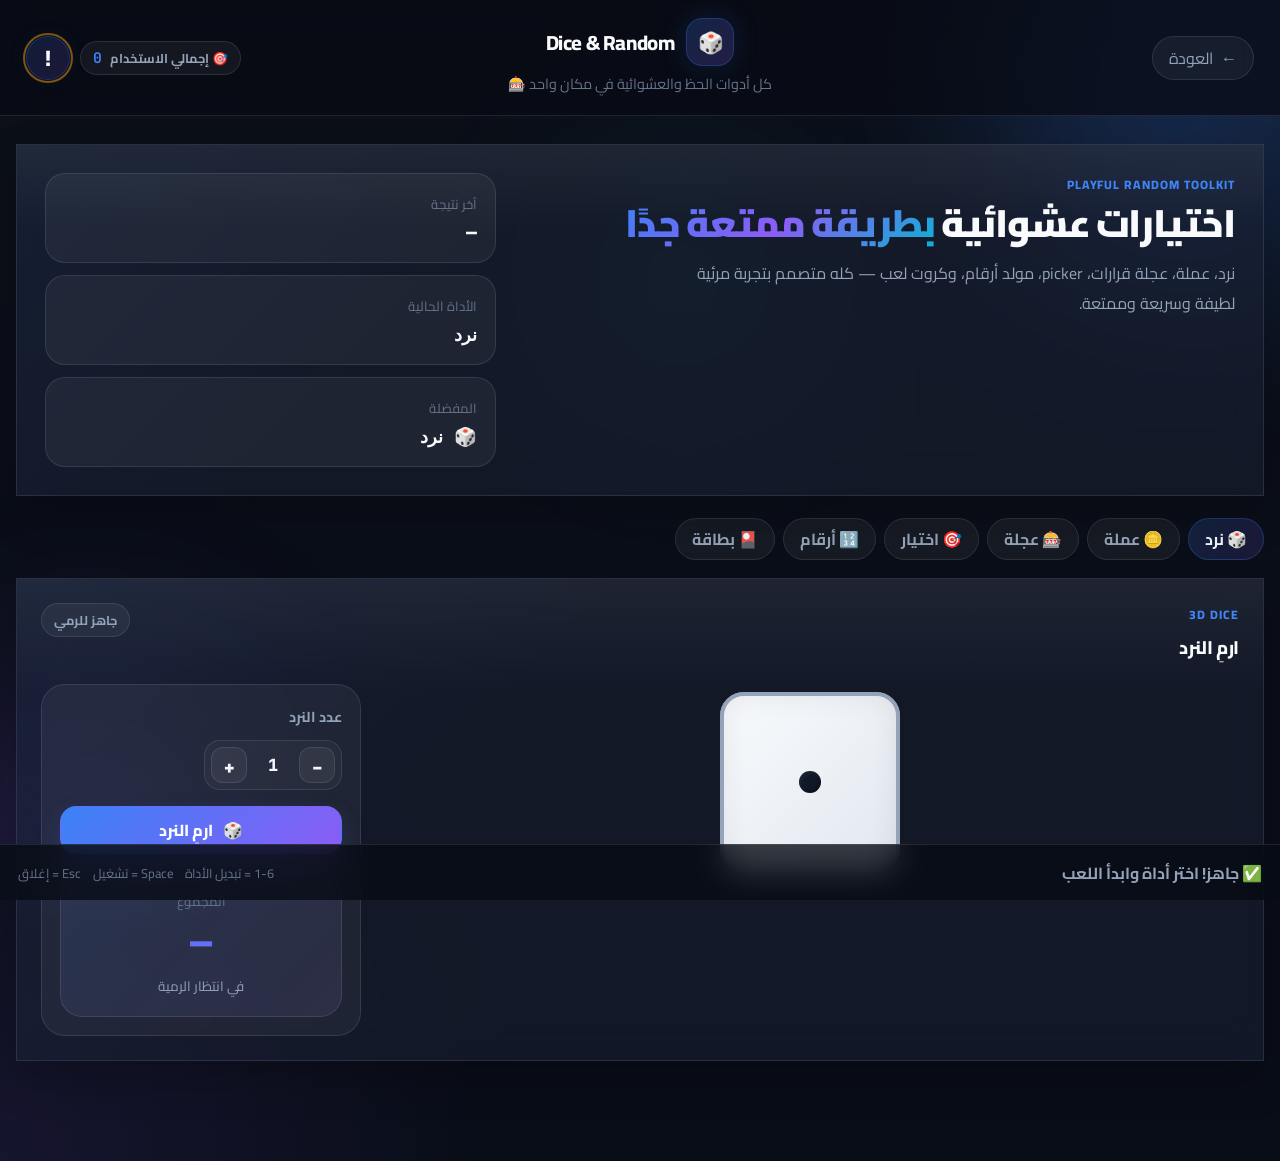
<file: tools/random/index.html>
<!DOCTYPE html>
<html lang="ar" dir="rtl">
<head>
  <meta charset="UTF-8" />
  <meta name="viewport" content="width=device-width, initial-scale=1.0" />
  <title>Dice & Random — LifeHub</title>
  <meta
    name="description"
    content="Dice & Random داخل LifeHub — نرد ثلاثي الأبعاد، عملة، عجلة حظ، اختيار عشوائي، أرقام، وسحب بطاقة"
  />

  <!-- Favicon -->
  <link
    rel="icon"
    href='data:image/svg+xml;utf8,<svg xmlns="http://www.w3.org/2000/svg" viewBox="0 0 64 64"><rect width="64" height="64" rx="16" fill="%230b1220"/><text x="32" y="42" font-size="32" text-anchor="middle">🎲</text></svg>'
    type="image/svg+xml"
  />

  <!-- Fonts -->
  <link rel="preconnect" href="https://fonts.googleapis.com" />
  <link rel="preconnect" href="https://fonts.gstatic.com" crossorigin />
  <link
    href="https://fonts.googleapis.com/css2?family=Cairo:wght@400;500;600;700;800;900&family=JetBrains+Mono:wght@400;500;700;800&display=swap"
    rel="stylesheet"
  />

  <!-- Global -->
  <link rel="stylesheet" href="../../css/variables.css" />
  <link rel="stylesheet" href="../../css/tour.css" />

  <!-- Tool CSS -->
  <link rel="stylesheet" href="style.css" />
</head>
<body>
  <!-- Background -->
  <div class="bg-orbs" aria-hidden="true">
    <div class="orb orb-1"></div>
    <div class="orb orb-2"></div>
    <div class="orb orb-3"></div>
    <div class="grid-glow"></div>
  </div>

  <!-- Header -->
  <header class="tool-header">
    <div class="header-side">
      <a href="../../index.html" class="back-btn">
        <span>←</span>
        <span>العودة</span>
      </a>
    </div>

    <div class="header-center">
      <h1 class="tool-title">
        <span class="tool-icon">🎲</span>
        <span>Dice & Random</span>
      </h1>
      <p class="tool-subtitle">كل أدوات الحظ والعشوائية في مكان واحد 🎰</p>
    </div>

    <div class="header-side header-actions">
      <div class="header-stats">
        <span class="stats-chip">
          <span>🎯 إجمالي الاستخدام</span>
          <strong id="totalRolls">0</strong>
        </span>
      </div>

      <button data-tour="random" aria-label="جولة تفاعلية"></button>
    </div>
  </header>

  <!-- Main -->
  <main class="tool-shell">
    <!-- Hero -->
    <section class="hero-card">
      <div class="hero-top">
        <div class="hero-copy">
          <p class="eyebrow">Playful Random Toolkit</p>
          <h2 class="hero-title">
            اختيارات عشوائية
            <span class="hero-gradient">بطريقة ممتعة جدًا</span>
          </h2>
          <p class="hero-description">
            نرد، عملة، عجلة قرارات، picker، مولد أرقام، وكروت لعب —
            كله متصمم بتجربة مرئية لطيفة وسريعة وممتعة.
          </p>
        </div>

        <div class="hero-mini-stats">
          <div class="mini-stat">
            <span class="mini-stat-label">آخر نتيجة</span>
            <strong class="mini-stat-value" id="heroLastResult">—</strong>
          </div>

          <div class="mini-stat">
            <span class="mini-stat-label">الأداة الحالية</span>
            <strong class="mini-stat-value" id="heroCurrentTool">نرد</strong>
          </div>

          <div class="mini-stat">
            <span class="mini-stat-label">المفضلة</span>
            <strong class="mini-stat-value" id="heroFavoriteTool">🎲</strong>
          </div>
        </div>
      </div>
    </section>

    <!-- Tabs -->
    <nav class="tabs">
      <button class="tab active" data-tab="dice" type="button">🎲 نرد</button>
      <button class="tab" data-tab="coin" type="button">🪙 عملة</button>
      <button class="tab" data-tab="wheel" type="button">🎰 عجلة</button>
      <button class="tab" data-tab="picker" type="button">🎯 اختيار</button>
      <button class="tab" data-tab="number" type="button">🔢 أرقام</button>
      <button class="tab" data-tab="card" type="button">🎴 بطاقة</button>
    </nav>

    <!-- Panels -->
    <div class="panels-wrap">
      <!-- Dice -->
      <section class="panel active" id="dicePanel">
        <div class="panel-head">
          <div>
            <p class="eyebrow">3D Dice</p>
            <h3 class="panel-title">ارمِ النرد</h3>
          </div>

          <span class="live-pill" id="diceState">جاهز للرمي</span>
        </div>

        <div class="dice-layout">
          <div class="dice-stage">
            <div class="dice-container">
              <div class="dice-scene">
                <div class="dice" id="dice">
                  <div class="dice-face face-1">
                    <span class="dot center"></span>
                  </div>

                  <div class="dice-face face-2">
                    <span class="dot top-left"></span>
                    <span class="dot bottom-right"></span>
                  </div>

                  <div class="dice-face face-3">
                    <span class="dot top-left"></span>
                    <span class="dot center"></span>
                    <span class="dot bottom-right"></span>
                  </div>

                  <div class="dice-face face-4">
                    <span class="dot top-left"></span>
                    <span class="dot top-right"></span>
                    <span class="dot bottom-left"></span>
                    <span class="dot bottom-right"></span>
                  </div>

                  <div class="dice-face face-5">
                    <span class="dot top-left"></span>
                    <span class="dot top-right"></span>
                    <span class="dot center"></span>
                    <span class="dot bottom-left"></span>
                    <span class="dot bottom-right"></span>
                  </div>

                  <div class="dice-face face-6">
                    <span class="dot top-left"></span>
                    <span class="dot top-right"></span>
                    <span class="dot mid-left"></span>
                    <span class="dot mid-right"></span>
                    <span class="dot bottom-left"></span>
                    <span class="dot bottom-right"></span>
                  </div>
                </div>
              </div>
            </div>

            <div class="multi-dice-tray" id="multiDiceTray"></div>
          </div>

          <div class="tool-side-card">
            <div class="dice-count">
              <label class="side-label">عدد النرد</label>
              <div class="counter">
                <button class="counter-btn" id="diceCountMinus" type="button">−</button>
                <span class="counter-value" id="diceCount">1</span>
                <button class="counter-btn" id="diceCountPlus" type="button">+</button>
              </div>
            </div>

            <button class="action-btn primary" id="rollDiceBtn" type="button">
              <span>🎲</span>
              <span>ارمِ النرد</span>
            </button>

            <div class="result-card">
              <p class="result-label">المجموع</p>
              <p class="result-value" id="diceTotal">—</p>
              <div class="result-sub" id="diceBreakdown">في انتظار الرمية</div>
            </div>
          </div>
        </div>
      </section>

      <!-- Coin -->
      <section class="panel" id="coinPanel">
        <div class="panel-head">
          <div>
            <p class="eyebrow">Coin Flip</p>
            <h3 class="panel-title">ارمِ العملة</h3>
          </div>

          <span class="live-pill" id="coinState">اختَر وجه الحظ</span>
        </div>

        <div class="coin-layout">
          <div class="coin-stage">
            <div class="coin-container">
              <div class="coin" id="coin">
                <div class="coin-side coin-heads">
                  <span class="coin-icon">👑</span>
                  <span class="coin-text">ملك</span>
                </div>

                <div class="coin-side coin-tails">
                  <span class="coin-icon">🦅</span>
                  <span class="coin-text">كتابة</span>
                </div>
              </div>
            </div>
          </div>

          <div class="tool-side-card">
            <button class="action-btn primary" id="flipCoinBtn" type="button">
              <span>🪙</span>
              <span>اقلب العملة</span>
            </button>

            <div class="coin-stats">
              <div class="stat-box">
                <span class="stat-icon">👑</span>
                <span class="stat-label">ملك</span>
                <strong class="stat-value" id="headsCount">0</strong>
              </div>

              <div class="stat-box">
                <span class="stat-icon">🦅</span>
                <span class="stat-label">كتابة</span>
                <strong class="stat-value" id="tailsCount">0</strong>
              </div>
            </div>

            <div class="result-card">
              <p class="result-label">النتيجة</p>
              <p class="result-value" id="coinResult">—</p>
              <div class="result-sub" id="coinSummary">جرّب أول قلبة</div>
            </div>
          </div>
        </div>
      </section>

      <!-- Wheel -->
      <section class="panel" id="wheelPanel">
        <div class="panel-head">
          <div>
            <p class="eyebrow">Decision Wheel</p>
            <h3 class="panel-title">عجلة الحظ</h3>
          </div>

          <span class="live-pill alt" id="entriesCount">0 خيار</span>
        </div>

        <div class="wheel-layout">
          <div class="wheel-main">
            <div class="wheel-wrapper">
              <div class="wheel-pointer-new">
                <svg viewBox="0 0 50 60" width="40" height="48" aria-hidden="true">
                  <path d="M25 55 L5 5 L45 5 Z" fill="#ef4444" stroke="#fff" stroke-width="2"></path>
                  <circle cx="25" cy="15" r="4" fill="#fff"></circle>
                </svg>
              </div>

              <div class="wheel-new" id="wheel"></div>

              <button class="wheel-center-btn" id="wheelCenterBtn" type="button" title="دوّر">
                <span id="wheelCenterText">دوّر</span>
              </button>
            </div>

            <div class="wheel-actions">
              <button class="action-btn primary" id="spinWheelBtn" type="button">
                <span>🎡</span>
                <span>دوّر العجلة</span>
              </button>

              <button class="icon-action-btn" id="resetWheelBtn" type="button" title="إعادة">
                🔄
              </button>

              <button class="icon-action-btn" id="soundToggleBtn" type="button" title="الصوت">
                <span id="soundIcon">🔊</span>
              </button>
            </div>
          </div>

          <div class="wheel-sidebar">
            <div class="sidebar-header">
              <h4>📝 الخيارات</h4>
              <span class="side-badge" id="wheelCountSmall">0</span>
            </div>

            <textarea
              id="wheelOptions"
              class="options-textarea"
              placeholder="اكتب كل خيار في سطر:
أحمد
محمد
سارة
ليلى
يوسف"
            >أحمد
محمد
سارة
ليلى
يوسف
فاطمة</textarea>

            <div class="sidebar-controls">
              <button class="sidebar-btn" id="shuffleBtn" type="button">
                <span>🔀</span>
                <span>خلط</span>
              </button>

              <button class="sidebar-btn" id="sortBtn" type="button">
                <span>🔤</span>
                <span>ترتيب</span>
              </button>

              <button class="sidebar-btn danger" id="clearAllBtn" type="button">
                <span>🗑️</span>
                <span>مسح</span>
              </button>
            </div>
          </div>
        </div>
      </section>

      <!-- Picker -->
      <section class="panel" id="pickerPanel">
        <div class="panel-head">
          <div>
            <p class="eyebrow">Random Picker</p>
            <h3 class="panel-title">الاختيار العشوائي</h3>
          </div>

          <span class="live-pill" id="pickerState">جاهز للاختيار</span>
        </div>

        <div class="picker-layout">
          <div class="tool-side-card wide">
            <label class="side-label" for="pickerOptions">أضف خياراتك — سطر لكل خيار</label>
            <textarea
              id="pickerOptions"
              class="options-textarea large"
              placeholder="بيتزا
برجر
كشري
فراخ
سمك"
            >بيتزا
برجر
كشري
فراخ
سمك</textarea>

            <button class="action-btn primary" id="pickBtn" type="button">
              <span>🎯</span>
              <span>اختر عشوائيًا</span>
            </button>
          </div>

          <div class="result-card xl">
            <p class="result-label">الاختيار</p>
            <p class="result-value picker-winner" id="pickerWinner">—</p>
            <div class="result-sub" id="pickerMeta">أدخل الخيارات واضغط اختيار</div>
          </div>
        </div>
      </section>

      <!-- Numbers -->
      <section class="panel" id="numberPanel">
        <div class="panel-head">
          <div>
            <p class="eyebrow">Number Generator</p>
            <h3 class="panel-title">مولد الأرقام</h3>
          </div>

          <span class="live-pill" id="numbersState">اضبط النطاق</span>
        </div>

        <div class="number-layout">
          <div class="tool-side-card wide">
            <div class="number-inputs">
              <div class="input-group">
                <label for="minNumber">من</label>
                <input type="number" id="minNumber" value="1" />
              </div>

              <div class="input-group">
                <label for="maxNumber">إلى</label>
                <input type="number" id="maxNumber" value="100" />
              </div>

              <div class="input-group">
                <label for="countNumber">كم رقم</label>
                <input type="number" id="countNumber" value="1" min="1" max="50" />
              </div>
            </div>

            <label class="toggle-label">
              <input type="checkbox" id="uniqueNumbers" checked />
              <span>أرقام فريدة بدون تكرار</span>
            </label>

            <button class="action-btn primary" id="generateNumbersBtn" type="button">
              <span>🔢</span>
              <span>ولّد الأرقام</span>
            </button>
          </div>

          <div class="result-card xl">
            <p class="result-label">النتيجة</p>
            <div class="numbers-list" id="numbersList">—</div>
            <div class="result-sub" id="numbersMeta">في انتظار التوليد</div>
          </div>
        </div>
      </section>

      <!-- Card -->
      <section class="panel" id="cardPanel">
        <div class="panel-head">
          <div>
            <p class="eyebrow">Random Card</p>
            <h3 class="panel-title">اسحب بطاقة</h3>
          </div>

          <span class="live-pill" id="cardState">52 احتمال</span>
        </div>

        <div class="card-layout">
          <div class="card-stage">
            <div class="card-container">
              <div class="playing-card" id="playingCard">
                <div class="card-back">
                  <div class="card-pattern">🎴</div>
                </div>

                <div class="card-front">
                  <div class="card-corner card-top" id="cardTopCorner">
                    <span id="cardTopValue">A</span>
                    <span id="cardTopSuit">♠</span>
                  </div>

                  <div class="card-center" id="cardCenter">♠</div>

                  <div class="card-corner card-bottom" id="cardBottomCorner">
                    <span id="cardBottomValue">A</span>
                    <span id="cardBottomSuit">♠</span>
                  </div>
                </div>
              </div>
            </div>
          </div>

          <div class="tool-side-card">
            <button class="action-btn primary" id="drawCardBtn" type="button">
              <span>🎴</span>
              <span>اسحب بطاقة</span>
            </button>

            <div class="result-card">
              <p class="result-label">البطاقة</p>
              <p class="result-value" id="cardName">—</p>
              <div class="result-sub" id="cardMeta">جاهزة للسحب</div>
            </div>
          </div>
        </div>
      </section>
    </div>
  </main>

  <!-- Winner Modal -->
  <div class="winner-modal" id="winnerModal">
    <canvas id="confettiCanvas"></canvas>

    <div class="winner-content">
      <div class="winner-trophy">🏆</div>
      <div class="winner-label">الفائز هو</div>
      <div class="winner-name" id="winnerName">—</div>

      <div class="winner-actions">
        <button class="winner-btn primary" id="winnerCloseBtn" type="button">
          <span>✓</span>
          <span>متابعة</span>
        </button>

        <button class="winner-btn danger" id="winnerRemoveBtn" type="button">
          <span>❌</span>
          <span>إقصاء وإعادة</span>
        </button>
      </div>
    </div>
  </div>

  <!-- Status -->
  <footer class="status-bar">
    <div class="status-message" id="statusMessage">✅ جاهز! اختر أداة وابدأ اللعب</div>
    <div class="status-shortcuts">
      <span>1-6 = تبديل الأداة</span>
      <span>Space = تشغيل</span>
      <span>Esc = إغلاق</span>
    </div>
  </footer>

  <!-- Scripts -->
  <script src="../../js/tour.js"></script>
  <script src="script.js"></script>
</body>
</html>
</file>
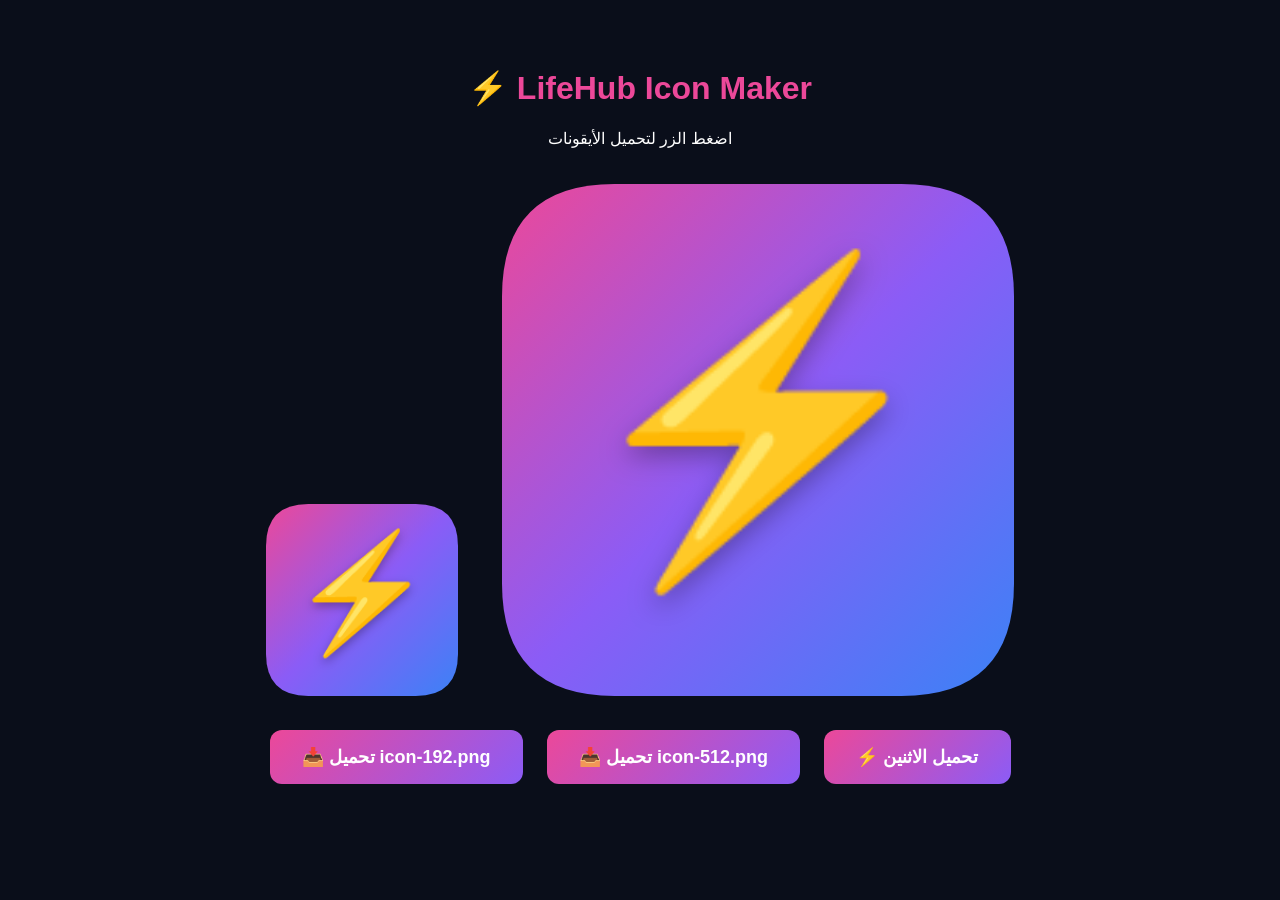
<file: make-icons.html>
<!DOCTYPE html>
<html>
<head>
  <meta charset="UTF-8">
  <title>Icon Maker - LifeHub</title>
  <style>
    body {
      font-family: Arial, sans-serif;
      background: #0a0e1a;
      color: white;
      padding: 40px;
      text-align: center;
    }
    button {
      background: linear-gradient(135deg, #ec4899, #8b5cf6);
      color: white;
      border: none;
      padding: 16px 32px;
      font-size: 18px;
      border-radius: 12px;
      cursor: pointer;
      margin: 10px;
      font-weight: bold;
    }
    button:hover { transform: translateY(-2px); }
    canvas { margin: 20px; border-radius: 12px; }
    h1 { color: #ec4899; }
  </style>
</head>
<body>
  <h1>⚡ LifeHub Icon Maker</h1>
  <p>اضغط الزر لتحميل الأيقونات</p>

  <canvas id="c1" width="192" height="192"></canvas>
  <canvas id="c2" width="512" height="512"></canvas>

  <br>
  <button onclick="download(192)">📥 تحميل icon-192.png</button>
  <button onclick="download(512)">📥 تحميل icon-512.png</button>
  <button onclick="downloadAll()">⚡ تحميل الاثنين</button>

  <script>
    function drawIcon(canvas, size) {
      const ctx = canvas.getContext('2d');

      // خلفية متدرجة
      const grad = ctx.createLinearGradient(0, 0, size, size);
      grad.addColorStop(0, '#ec4899');
      grad.addColorStop(0.5, '#8b5cf6');
      grad.addColorStop(1, '#3b82f6');
      ctx.fillStyle = grad;

      // مربع بزوايا دائرية
      const r = size * 0.22;
      ctx.beginPath();
      ctx.moveTo(r, 0);
      ctx.lineTo(size - r, 0);
      ctx.quadraticCurveTo(size, 0, size, r);
      ctx.lineTo(size, size - r);
      ctx.quadraticCurveTo(size, size, size - r, size);
      ctx.lineTo(r, size);
      ctx.quadraticCurveTo(0, size, 0, size - r);
      ctx.lineTo(0, r);
      ctx.quadraticCurveTo(0, 0, r, 0);
      ctx.closePath();
      ctx.fill();

      // ظل داخلي للعمق
      ctx.shadowColor = 'rgba(0,0,0,0.3)';
      ctx.shadowBlur = size * 0.05;
      ctx.shadowOffsetY = size * 0.02;

      // الرمز ⚡
      ctx.fillStyle = 'white';
      ctx.font = 'bold ' + (size * 0.6) + 'px Arial';
      ctx.textAlign = 'center';
      ctx.textBaseline = 'middle';
      ctx.fillText('⚡', size / 2, size / 2);
    }

    function download(size) {
      const canvas = size === 192 ? document.getElementById('c1') : document.getElementById('c2');
      const link = document.createElement('a');
      link.download = 'icon-' + size + '.png';
      link.href = canvas.toDataURL('image/png');
      link.click();
    }

    function downloadAll() {
      download(192);
      setTimeout(function() { download(512); }, 500);
    }

    // رسم الأيقونات
    drawIcon(document.getElementById('c1'), 192);
    drawIcon(document.getElementById('c2'), 512);
  </script>
</body>
</html>
</file>
<file: css/variables.css>
/* ═══════════════════════════════════════════════
   LifeHub - المتغيرات (الألوان والأحجام)
═══════════════════════════════════════════════ */

:root {
  /* ─── الخلفيات ─── */
  --bg: #0a0e1a;
  --surface: rgba(26, 32, 50, 0.6);
  --surface-hover: rgba(38, 46, 68, 0.8);
  --glass: rgba(255, 255, 255, 0.05);

  /* ─── النصوص ─── */
  --text: #f8fafc;
  --text-dim: #94a3b8;
  --text-muted: #64748b;

  /* ─── الحدود ─── */
  --border: rgba(255, 255, 255, 0.1);
  --border-strong: rgba(255, 255, 255, 0.2);

  /* ─── الألوان الأساسية ─── */
  --primary: #6366f1;
  --accent: #ec4899;
  --secondary: #8b5cf6;

  /* ─── ألوان الأدوات ─── */
  --pomodoro: #ec4899;
  --pomodoro-glow: rgba(236, 72, 153, 0.4);

  --notes: #06b6d4;
  --notes-glow: rgba(6, 182, 212, 0.4);

  --habits: #ef4444;
  --habits-glow: rgba(239, 68, 68, 0.4);

  --expenses: #10b981;
  --expenses-glow: rgba(16, 185, 129, 0.4);

  --password: #f59e0b;
  --password-glow: rgba(245, 158, 11, 0.4);

  --colors: #8b5cf6;
  --colors-glow: rgba(139, 92, 246, 0.4);

  --random: #3b82f6;
  --random-glow: rgba(59, 130, 246, 0.4);

  /* ─── التدرجات ─── */
  --gradient: linear-gradient(135deg, #6366f1, #8b5cf6, #ec4899);

  /* ─── الظلال ─── */
  --shadow-sm: 0 4px 12px rgba(0, 0, 0, 0.2);
  --shadow-md: 0 8px 24px rgba(0, 0, 0, 0.3);
  --shadow-lg: 0 16px 40px rgba(0, 0, 0, 0.4);

  /* ─── الأبعاد ─── */
  --radius-sm: 8px;
  --radius-md: 12px;
  --radius-lg: 20px;
  --radius-xl: 28px;

  /* ─── الخطوط ─── */
  --font: 'Cairo', sans-serif;
}

/* ─── الوضع الفاتح ─── */
[data-theme="light"] {
  --bg: #f1f5f9;
  --surface: rgba(255, 255, 255, 0.8);
  --surface-hover: rgba(241, 245, 249, 0.95);
  --glass: rgba(0, 0, 0, 0.03);

  --text: #0f172a;
  --text-dim: #475569;
  --text-muted: #64748b;

  --border: rgba(0, 0, 0, 0.1);
  --border-strong: rgba(0, 0, 0, 0.2);
}
</file>
<file: css/main.css>
/* ═══════════════════════════════════════════════
   LifeHub - الستايل الرئيسي (المصحح)
═══════════════════════════════════════════════ */

/* ─── إعادة تعيين ─── */
* {
  margin: 0;
  padding: 0;
  box-sizing: border-box;
}

html {
  scroll-behavior: smooth;
}

body {
  font-family: var(--font);
  background: var(--bg);
  color: var(--text);
  min-height: 100vh;
  overflow-x: hidden;
  transition: background 0.3s, color 0.3s;
  position: relative;
}

/* ═══════════════════════════════════════════════
   خلفية متحركة (Orbs)
═══════════════════════════════════════════════ */
.bg-orbs {
  position: fixed;
  top: 0;
  left: 0;
  width: 100%;
  height: 100%;
  overflow: hidden;
  z-index: -1;
  pointer-events: none;
}

.orb {
  position: absolute;
  border-radius: 50%;
  filter: blur(80px);
  opacity: 0.4;
}

.orb-1 {
  width: 400px;
  height: 400px;
  background: var(--primary);
  top: -100px;
  left: -100px;
}

.orb-2 {
  width: 350px;
  height: 350px;
  background: var(--accent);
  bottom: -100px;
  right: -100px;
}

.orb-3 {
  width: 300px;
  height: 300px;
  background: var(--secondary);
  top: 50%;
  left: 50%;
  transform: translate(-50%, -50%);
}

[data-theme="light"] .orb {
  opacity: 0.2;
}

/* ═══════════════════════════════════════════════
   شريط علوي
═══════════════════════════════════════════════ */
.navbar {
  position: sticky;
  top: 0;
  z-index: 100;
  display: flex;
  justify-content: space-between;
  align-items: center;
  padding: 16px 32px;
  background: rgba(10, 14, 26, 0.7);
  backdrop-filter: blur(20px);
  -webkit-backdrop-filter: blur(20px);
  border-bottom: 1px solid var(--border);
}

[data-theme="light"] .navbar {
  background: rgba(255, 255, 255, 0.8);
}

.logo {
  display: flex;
  align-items: center;
  gap: 12px;
  text-decoration: none;
  color: var(--text);
}

.logo-icon {
  width: 44px;
  height: 44px;
  background: var(--gradient);
  border-radius: var(--radius-md);
  display: flex;
  align-items: center;
  justify-content: center;
  font-size: 1.4rem;
  box-shadow: 0 0 30px rgba(99, 102, 241, 0.4);
}

.logo-text {
  font-size: 1.5rem;
  font-weight: 800;
  background: var(--gradient);
  -webkit-background-clip: text;
  background-clip: text;
  -webkit-text-fill-color: transparent;
}

.nav-actions {
  display: flex;
  gap: 8px;
}

.icon-btn {
  width: 44px;
  height: 44px;
  background: var(--surface);
  border: 1px solid var(--border);
  border-radius: var(--radius-md);
  color: var(--text);
  cursor: pointer;
  font-size: 1.2rem;
  transition: 0.2s;
  display: flex;
  align-items: center;
  justify-content: center;
}

.icon-btn:hover {
  transform: scale(1.1);
  border-color: var(--primary);
  box-shadow: 0 0 20px rgba(99, 102, 241, 0.3);
}

/* ═══════════════════════════════════════════════
   المحتوى الرئيسي
═══════════════════════════════════════════════ */
.main {
  max-width: 1400px;
  margin: 0 auto;
  padding: 40px 24px;
}

/* ═══════════════════════════════════════════════
   البطل (Hero)
═══════════════════════════════════════════════ */
.hero {
  text-align: center;
  padding: 60px 0 80px;
}

.greeting {
  font-size: 1.1rem;
  color: var(--text-dim);
  margin-bottom: 12px;
}

.title {
  font-size: clamp(2rem, 5vw, 4rem);
  font-weight: 800;
  line-height: 1.2;
  margin-bottom: 16px;
}

.gradient-text {
  background: var(--gradient);
  -webkit-background-clip: text;
  background-clip: text;
  -webkit-text-fill-color: transparent;
}

.subtitle {
  font-size: 1.1rem;
  color: var(--text-dim);
}

/* ═══════════════════════════════════════════════
   عنوان قسم
═══════════════════════════════════════════════ */
.section-title {
  font-size: 1.8rem;
  font-weight: 700;
  margin-bottom: 24px;
  display: flex;
  align-items: center;
  gap: 12px;
}

.section-title::before {
  content: '';
  width: 4px;
  height: 28px;
  background: var(--gradient);
  border-radius: 4px;
}

/* ═══════════════════════════════════════════════
   شبكة الكروت
═══════════════════════════════════════════════ */
.cards-grid {
  display: grid;
  grid-template-columns: repeat(auto-fill, minmax(280px, 1fr));
  gap: 20px;
}

.card {
  position: relative;
  background: var(--surface);
  backdrop-filter: blur(20px);
  -webkit-backdrop-filter: blur(20px);
  border: 1px solid var(--border);
  border-radius: var(--radius-lg);
  padding: 28px;
  text-decoration: none;
  color: inherit;
  cursor: pointer;
  transition: 0.3s cubic-bezier(0.4, 0, 0.2, 1);
  overflow: hidden;
  will-change: transform;
}

.card::before {
  content: '';
  position: absolute;
  top: 0;
  left: 0;
  right: 0;
  height: 3px;
  background: var(--card-color);
  transform: scaleX(0);
  transform-origin: right;
  transition: transform 0.4s ease;
}

.card:hover {
  transform: translateY(-6px);
  border-color: var(--card-color);
  box-shadow: var(--shadow-lg), 0 0 40px var(--card-glow);
}

.card:hover::before {
  transform: scaleX(1);
  transform-origin: left;
}

.card-icon {
  width: 64px;
  height: 64px;
  background: var(--card-bg);
  border-radius: var(--radius-md);
  display: flex;
  align-items: center;
  justify-content: center;
  font-size: 2rem;
  margin-bottom: 20px;
  transition: 0.3s;
}

.card:hover .card-icon {
  transform: scale(1.1) rotate(-5deg);
  box-shadow: 0 10px 25px var(--card-glow);
}

.card-badge {
  position: absolute;
  top: 20px;
  left: 20px;
  padding: 4px 12px;
  background: var(--glass);
  border: 1px solid var(--border);
  border-radius: 20px;
  font-size: 0.75rem;
  color: var(--text-dim);
  font-weight: 500;
}

.card-title {
  font-size: 1.3rem;
  font-weight: 700;
  margin-bottom: 8px;
  color: var(--text);
}

.card-desc {
  font-size: 0.9rem;
  color: var(--text-dim);
  line-height: 1.6;
}

/* ─── ألوان الكروت ─── */
.card[data-color="pink"] {
  --card-color: var(--pomodoro);
  --card-glow: var(--pomodoro-glow);
  --card-bg: rgba(236, 72, 153, 0.15);
}

.card[data-color="cyan"] {
  --card-color: var(--notes);
  --card-glow: var(--notes-glow);
  --card-bg: rgba(6, 182, 212, 0.15);
}

.card[data-color="red"] {
  --card-color: var(--habits);
  --card-glow: var(--habits-glow);
  --card-bg: rgba(239, 68, 68, 0.15);
}

.card[data-color="green"] {
  --card-color: var(--expenses);
  --card-glow: var(--expenses-glow);
  --card-bg: rgba(16, 185, 129, 0.15);
}

.card[data-color="yellow"] {
  --card-color: var(--password);
  --card-glow: var(--password-glow);
  --card-bg: rgba(245, 158, 11, 0.15);
}

.card[data-color="purple"] {
  --card-color: var(--colors);
  --card-glow: var(--colors-glow);
  --card-bg: rgba(139, 92, 246, 0.15);
}

.card[data-color="blue"] {
  --card-color: var(--random);
  --card-glow: var(--random-glow);
  --card-bg: rgba(59, 130, 246, 0.15);
}

/* ═══════════════════════════════════════════════
   التذييل
═══════════════════════════════════════════════ */
.footer {
  text-align: center;
  padding: 40px 24px;
  color: var(--text-dim);
  font-size: 0.9rem;
  border-top: 1px solid var(--border);
  margin-top: 60px;
}

.heart {
  display: inline-block;
  color: var(--accent);
}

/* ═══════════════════════════════════════════════
   استجابة الجوال
═══════════════════════════════════════════════ */
@media (max-width: 600px) {
  .navbar {
    padding: 12px 16px;
  }

  .main {
    padding: 24px 16px;
  }

  .hero {
    padding: 30px 0 50px;
  }

  .cards-grid {
    grid-template-columns: 1fr;
  }

  .section-title {
    font-size: 1.4rem;
  }
}

/* ═══════════════════════════════════════════════
   شريط التمرير
═══════════════════════════════════════════════ */
::-webkit-scrollbar {
  width: 10px;
}

::-webkit-scrollbar-track {
  background: var(--bg);
}

::-webkit-scrollbar-thumb {
  background: var(--surface);
  border-radius: 5px;
}

::-webkit-scrollbar-thumb:hover {
  background: var(--primary);
}

/* ─── تحديد النص ─── */
::selection {
  background: var(--primary);
  color: white;
}

/* ═══════════════════════════════════════════════
   إضافات احترافية للصفحة الرئيسية
═══════════════════════════════════════════════ */

/* ─── إحصائيات الـ Hero ─── */
.hero-stats {
  display: grid;
  grid-template-columns: repeat(4, 1fr);
  gap: 12px;
  max-width: 600px;
  margin: 32px auto 0;
}

.hero-stat {
  background: var(--surface);
  backdrop-filter: blur(20px);
  border: 1px solid var(--border);
  border-radius: var(--radius-md);
  padding: 12px 8px;
  text-align: center;
  transition: 0.3s;
  will-change: transform;
}

.hero-stat:hover {
  transform: translateY(-3px);
  border-color: var(--primary);
}

.hero-stat-num {
  display: block;
  font-size: 1.5rem;
  font-weight: 800;
  font-family: 'JetBrains Mono', monospace;
  background: var(--gradient);
  -webkit-background-clip: text;
  background-clip: text;
  -webkit-text-fill-color: transparent;
}

.hero-stat-label {
  font-size: 0.75rem;
  color: var(--text-dim);
  margin-top: 2px;
}

/* ─── Section Header ─── */
.section-header {
  display: flex;
  align-items: center;
  justify-content: space-between;
  margin-bottom: 24px;
  flex-wrap: wrap;
  gap: 12px;
}

.tools-count {
  font-size: 0.85rem;
  color: var(--text-dim);
  padding: 6px 14px;
  background: var(--surface);
  border: 1px solid var(--border);
  border-radius: 999px;
}

/* ─── Card Footer ─── */
.card-footer {
  margin-top: 16px;
  padding-top: 16px;
  border-top: 1px solid var(--border);
  display: flex;
  align-items: center;
  justify-content: space-between;
}

.card-stat {
  font-size: 0.85rem;
  color: var(--text-dim);
  font-weight: 600;
  transition: 0.2s;
}

.card-stat.active {
  color: var(--card-color);
}

.card:hover .card-stat {
  color: var(--card-color);
  transform: translateX(-4px);
}

/* ─── Features Section ─── */
.features-section {
  margin-top: 60px;
}

.features-grid {
  display: grid;
  grid-template-columns: repeat(auto-fit, minmax(200px, 1fr));
  gap: 16px;
}

.feature-card {
  background: var(--surface);
  backdrop-filter: blur(20px);
  border: 1px solid var(--border);
  border-radius: var(--radius-lg);
  padding: 24px 16px;
  text-align: center;
  transition: 0.3s;
  will-change: transform;
}

.feature-card:hover {
  transform: translateY(-4px);
  border-color: var(--primary);
}

.feature-icon {
  font-size: 2.5rem;
  margin-bottom: 8px;
}

.feature-title {
  font-size: 1rem;
  font-weight: 700;
  margin-bottom: 4px;
}

.feature-desc {
  font-size: 0.85rem;
  color: var(--text-dim);
}

/* ─── Footer Sub ─── */
.footer-sub {
  margin-top: 8px;
  font-size: 0.85rem;
  opacity: 0.8;
}

.footer-link {
  background: transparent;
  border: none;
  color: var(--primary);
  cursor: pointer;
  font-family: 'Cairo', sans-serif;
  font-size: 0.85rem;
  text-decoration: underline;
  text-decoration-style: dotted;
  text-underline-offset: 3px;
}

.footer-link:hover {
  color: var(--accent);
}

/* ═══════════════════════════════════════════════
   Search Modal
═══════════════════════════════════════════════ */
.search-modal {
  position: fixed;
  inset: 0;
  background: rgba(0, 0, 0, 0.7);
  backdrop-filter: blur(8px);
  display: none;
  align-items: flex-start;
  justify-content: center;
  padding-top: 100px;
  z-index: 9999;
}

.search-modal.active {
  display: flex;
  animation: fadeIn 0.2s ease;
}

.search-modal-content {
  background: var(--bg);
  border: 1px solid var(--border);
  border-radius: var(--radius-xl);
  width: 90%;
  max-width: 600px;
  overflow: hidden;
  box-shadow: 0 30px 80px rgba(0, 0, 0, 0.5);
  animation: slideDown 0.3s ease;
}

@keyframes slideDown {
  from { transform: translateY(-30px); opacity: 0; }
  to { transform: translateY(0); opacity: 1; }
}

.search-input-wrapper {
  display: flex;
  align-items: center;
  gap: 12px;
  padding: 20px 24px;
  border-bottom: 1px solid var(--border);
}

.search-modal-icon {
  font-size: 1.5rem;
  opacity: 0.7;
}

#searchInput {
  flex: 1;
  background: transparent;
  border: none;
  color: var(--text);
  font-family: 'Cairo', sans-serif;
  font-size: 1.1rem;
  outline: none;
}

.search-close {
  width: 32px;
  height: 32px;
  background: var(--glass);
  border: 1px solid var(--border);
  border-radius: 50%;
  color: var(--text);
  cursor: pointer;
}

.search-close:hover {
  border-color: #ef4444;
  color: #ef4444;
}

.search-results {
  max-height: 400px;
  overflow-y: auto;
  padding: 8px;
}

.search-result-item {
  display: flex;
  align-items: center;
  gap: 16px;
  padding: 14px 16px;
  border-radius: var(--radius-md);
  cursor: pointer;
  transition: 0.15s;
  text-decoration: none;
  color: var(--text);
}

.search-result-item:hover,
.search-result-item.selected {
  background: var(--glass);
}

.search-result-icon {
  font-size: 1.8rem;
  width: 50px;
  height: 50px;
  display: flex;
  align-items: center;
  justify-content: center;
  background: var(--surface);
  border-radius: var(--radius-md);
  flex-shrink: 0;
}

.search-result-info {
  flex: 1;
}

.search-result-title {
  font-weight: 700;
  margin-bottom: 2px;
}

.search-result-desc {
  font-size: 0.85rem;
  color: var(--text-dim);
}

.search-result-arrow {
  color: var(--text-dim);
  opacity: 0;
  transition: 0.2s;
}

.search-result-item:hover .search-result-arrow,
.search-result-item.selected .search-result-arrow {
  opacity: 1;
  transform: translateX(-4px);
}

.search-empty {
  text-align: center;
  padding: 40px;
  color: var(--text-dim);
}

.search-empty-icon {
  font-size: 3rem;
  margin-bottom: 8px;
  opacity: 0.5;
}

.search-footer {
  display: flex;
  justify-content: center;
  gap: 16px;
  padding: 12px 24px;
  border-top: 1px solid var(--border);
  font-size: 0.8rem;
  color: var(--text-dim);
  background: var(--glass);
}

kbd {
  background: var(--surface);
  border: 1px solid var(--border);
  border-radius: 4px;
  padding: 2px 6px;
  font-family: 'JetBrains Mono', monospace;
  font-size: 0.75rem;
}

/* ═══════════════════════════════════════════════
   Backup Modal
═══════════════════════════════════════════════ */
.backup-modal,
.about-modal,
.shortcuts-modal {
  position: fixed;
  inset: 0;
  background: rgba(0, 0, 0, 0.7);
  backdrop-filter: blur(8px);
  display: none;
  align-items: center;
  justify-content: center;
  padding: 20px;
  z-index: 9999;
}

.backup-modal.active,
.about-modal.active,
.shortcuts-modal.active {
  display: flex;
  animation: fadeIn 0.2s ease;
}

.backup-modal-content,
.about-modal-content,
.shortcuts-modal-content {
  background: var(--bg);
  border: 1px solid var(--border);
  border-radius: var(--radius-xl);
  width: 100%;
  max-width: 500px;
  max-height: 90vh;
  overflow-y: auto;
  animation: scaleIn 0.3s ease;
}

@keyframes scaleIn {
  from { transform: scale(0.9); opacity: 0; }
  to { transform: scale(1); opacity: 1; }
}

.backup-header,
.about-header,
.shortcuts-header {
  display: flex;
  align-items: center;
  justify-content: space-between;
  padding: 20px 24px;
  border-bottom: 1px solid var(--border);
}

.backup-close,
.about-close,
.shortcuts-close {
  width: 32px;
  height: 32px;
  background: var(--glass);
  border: 1px solid var(--border);
  border-radius: 50%;
  color: var(--text);
  cursor: pointer;
}

.backup-close:hover,
.about-close:hover,
.shortcuts-close:hover {
  border-color: #ef4444;
  color: #ef4444;
}

.backup-body,
.about-body,
.shortcuts-body {
  padding: 24px;
}

.backup-desc {
  color: var(--text-dim);
  margin-bottom: 20px;
  text-align: center;
}

.backup-actions {
  display: flex;
  flex-direction: column;
  gap: 12px;
}

.backup-btn {
  display: flex;
  align-items: center;
  gap: 14px;
  padding: 16px;
  background: var(--glass);
  border: 1px solid var(--border);
  border-radius: var(--radius-md);
  color: var(--text);
  cursor: pointer;
  font-family: 'Cairo', sans-serif;
  text-align: right;
  transition: 0.2s;
  width: 100%;
}

.backup-btn:hover {
  transform: translateX(-4px);
}

.backup-btn.export:hover {
  border-color: #10b981;
}

.backup-btn.import:hover {
  border-color: #3b82f6;
}

.backup-btn.danger:hover {
  border-color: #ef4444;
  background: rgba(239, 68, 68, 0.05);
}

.backup-btn > span:first-child {
  font-size: 2rem;
}

.backup-btn > div {
  flex: 1;
}

.backup-btn strong {
  display: block;
  font-size: 1rem;
  margin-bottom: 2px;
}

.backup-btn small {
  font-size: 0.8rem;
  color: var(--text-dim);
}

/* ─── About Modal ─── */
.about-body {
  text-align: center;
}

.about-logo {
  font-size: 5rem;
  margin-bottom: 8px;
  display: inline-block;
  animation: pulse 2s ease infinite;
}

@keyframes pulse {
  0%, 100% { transform: scale(1); }
  50% { transform: scale(1.1); }
}

.about-body h3 {
  font-size: 1.5rem;
  margin-bottom: 8px;
  background: var(--gradient);
  -webkit-background-clip: text;
  background-clip: text;
  -webkit-text-fill-color: transparent;
}

.about-body > p {
  color: var(--text-dim);
  margin-bottom: 24px;
  line-height: 1.6;
}

.about-stats {
  display: grid;
  grid-template-columns: repeat(3, 1fr);
  gap: 12px;
  margin-bottom: 24px;
}

.about-stats > div {
  background: var(--glass);
  border: 1px solid var(--border);
  border-radius: var(--radius-md);
  padding: 16px 8px;
  display: flex;
  flex-direction: column;
  gap: 4px;
}

.about-stats strong {
  font-size: 1.5rem;
  background: var(--gradient);
  -webkit-background-clip: text;
  background-clip: text;
  -webkit-text-fill-color: transparent;
}

.about-stats span {
  font-size: 0.8rem;
  color: var(--text-dim);
}

.about-features {
  text-align: right;
  display: flex;
  flex-direction: column;
  gap: 8px;
}

.about-features > div {
  padding: 8px 12px;
  background: var(--glass);
  border-radius: var(--radius-sm);
  font-size: 0.9rem;
}

/* ─── Shortcuts Modal ─── */
.shortcuts-body h3 {
  font-size: 0.95rem;
  color: var(--text-dim);
  margin-top: 20px;
  margin-bottom: 10px;
  font-weight: 700;
}

.shortcuts-body h3:first-child {
  margin-top: 0;
}

.shortcut-item {
  display: flex;
  justify-content: space-between;
  align-items: center;
  padding: 10px 14px;
  background: var(--glass);
  border-radius: var(--radius-sm);
  margin-bottom: 6px;
  font-size: 0.9rem;
}

.shortcut-item kbd {
  margin: 0 2px;
}

/* ═══════════════════════════════════════════════
   Toast
═══════════════════════════════════════════════ */
.toast {
  position: fixed;
  bottom: 30px;
  left: 50%;
  transform: translateX(-50%) translateY(100px);
  background: var(--gradient);
  color: white;
  padding: 14px 24px;
  border-radius: var(--radius-md);
  box-shadow: 0 10px 30px rgba(0, 0, 0, 0.3);
  z-index: 10000;
  opacity: 0;
  transition: all 0.3s ease;
  font-weight: 600;
  pointer-events: none;
  max-width: 90vw;
}

.toast.show {
  transform: translateX(-50%) translateY(0);
  opacity: 1;
}

/* ═══════════════════════════════════════════════
   استجابة الجوال (إضافات)
═══════════════════════════════════════════════ */
@media (max-width: 600px) {
  .hero-stats {
    grid-template-columns: repeat(2, 1fr);
    gap: 8px;
  }

  .hero-stat {
    padding: 10px 6px;
  }

  .hero-stat-num {
    font-size: 1.2rem;
  }

  .hero-stat-label {
    font-size: 0.7rem;
  }

  .features-grid {
    grid-template-columns: repeat(2, 1fr);
  }

  .search-modal {
    padding-top: 60px;
  }

  .about-stats {
    grid-template-columns: 1fr;
  }
}

/* ═══════════════════════════════════════════════
   تحسينات البحث الذكي
═══════════════════════════════════════════════ */

/* ─── Section Headers ─── */
.search-section-header {
  padding: 12px 16px 6px;
  font-size: 0.75rem;
  font-weight: 700;
  color: var(--text-dim);
  text-transform: uppercase;
  letter-spacing: 1px;
  border-bottom: 1px solid var(--border);
  margin-bottom: 4px;
}

/* ─── تمييز الكلمات المطابقة ─── */
.search-result-item mark {
  background: linear-gradient(135deg, rgba(236, 72, 153, 0.3), rgba(139, 92, 246, 0.3));
  color: #ec4899;
  padding: 1px 3px;
  border-radius: 3px;
  font-weight: 800;
  text-decoration: none;
}

[data-theme="light"] .search-result-item mark {
  color: #be185d;
}

/* ─── تحسين النتائج ─── */
.search-result-item {
  margin: 2px 4px;
  padding: 10px 14px;
}

.search-result-item.selected {
  background: linear-gradient(135deg, rgba(236, 72, 153, 0.15), rgba(139, 92, 246, 0.15));
  border: 1px solid rgba(236, 72, 153, 0.3);
  transform: translateX(-4px);
  box-shadow: 0 4px 12px rgba(0, 0, 0, 0.2);
}

.search-result-item.selected .search-result-icon {
  transform: scale(1.1);
  box-shadow: 0 4px 12px rgba(236, 72, 153, 0.3);
}

.search-result-icon {
  transition: 0.2s;
}

.search-result-arrow {
  font-family: 'JetBrains Mono', monospace;
  background: var(--glass);
  padding: 4px 10px;
  border-radius: 6px;
  border: 1px solid var(--border);
  font-size: 0.75rem;
  font-weight: 700;
}

.search-result-item.selected .search-result-arrow {
  background: linear-gradient(135deg, #ec4899, #8b5cf6);
  color: white;
  border-color: transparent;
  opacity: 1;
  transform: translateX(0);
}

/* ─── تحسين الـ Empty State ─── */
.search-empty {
  padding: 50px 20px;
}

.search-empty p {
  margin-top: 8px;
  font-size: 0.95rem;
}

.search-empty strong {
  color: #ec4899;
}

/* ─── تحسين Input ─── */
#searchInput {
  font-size: 1.15rem;
  font-weight: 500;
}

#searchInput::placeholder {
  color: var(--text-muted);
  opacity: 0.7;
}

/* ─── تحسين Modal ─── */
.search-modal-content {
  box-shadow: 
    0 30px 80px rgba(0, 0, 0, 0.6),
    0 0 60px rgba(236, 72, 153, 0.15);
  border: 1px solid rgba(236, 72, 153, 0.2);
}

.search-input-wrapper {
  background: linear-gradient(135deg, rgba(236, 72, 153, 0.05), rgba(139, 92, 246, 0.05));
}

/* ─── Footer Tips محسّن ─── */
.search-footer {
  background: var(--glass);
  border-top: 1px solid var(--border);
  padding: 10px 20px;
}

.search-footer span {
  display: flex;
  align-items: center;
  gap: 6px;
}

.search-footer kbd {
  font-weight: 700;
  background: linear-gradient(135deg, var(--surface), var(--glass));
  border: 1px solid var(--border);
  box-shadow: 0 2px 0 var(--border);
  padding: 3px 8px;
  font-size: 0.7rem;
}

/* ─── أنميشن دخول ─── */
@keyframes searchSlideIn {
  from {
    opacity: 0;
    transform: translateY(-10px) scale(0.98);
  }
  to {
    opacity: 1;
    transform: translateY(0) scale(1);
  }
}

.search-result-item {
  animation: searchSlideIn 0.2s ease forwards;
  animation-delay: calc(var(--index, 0) * 30ms);
}

/* ─── تحسين Scroll ─── */
.search-results::-webkit-scrollbar {
  width: 8px;
}

.search-results::-webkit-scrollbar-thumb {
  background: var(--border);
  border-radius: 4px;
}

.search-results::-webkit-scrollbar-thumb:hover {
  background: #ec4899;
}

/* ═══════════════════════════════════════════════
   تعريف `fadeIn` مرة واحدة فقط (تم إصلاح التكرار)
═══════════════════════════════════════════════ */
@keyframes fadeIn {
  from { opacity: 0; transform: translateY(10px); }
  to { opacity: 1; transform: translateY(0); }
}
</file>
<file: css/animations.css>
/* ═══════════════════════════════════════════════
   LifeHub - الأنميشن
═══════════════════════════════════════════════ */

/* ─── ظهور من الأسفل ─── */
@keyframes fadeUp {
  from {
    opacity: 0;
    transform: translateY(30px);
  }
  to {
    opacity: 1;
    transform: translateY(0);
  }
}

/* ─── حركة الكرات ─── */
@keyframes floatOrb {
  0%, 100% { transform: translate(0, 0) scale(1); }
  33% { transform: translate(50px, -50px) scale(1.1); }
  66% { transform: translate(-30px, 30px) scale(0.95); }
}

/* ─── نبضة القلب ─── */
@keyframes heartbeat {
  0%, 100% { transform: scale(1); }
  50% { transform: scale(1.2); }
}

/* ─── لمعان ─── */
@keyframes shimmer {
  0% { transform: translateX(-100%); }
  100% { transform: translateX(200%); }
}

/* ─── تطبيق الأنميشن ─── */
.hero {
  animation: fadeUp 0.8s ease;
}

.card {
  opacity: 0;
  animation: fadeUp 0.6s ease forwards;
}

.card:nth-child(1) { animation-delay: 0.1s; }
.card:nth-child(2) { animation-delay: 0.15s; }
.card:nth-child(3) { animation-delay: 0.2s; }
.card:nth-child(4) { animation-delay: 0.25s; }
.card:nth-child(5) { animation-delay: 0.3s; }
.card:nth-child(6) { animation-delay: 0.35s; }
.card:nth-child(7) { animation-delay: 0.4s; }

.orb-1 { animation: floatOrb 20s ease-in-out infinite; }
.orb-2 { animation: floatOrb 20s ease-in-out infinite; animation-delay: -7s; }
.orb-3 { animation: floatOrb 20s ease-in-out infinite; animation-delay: -14s; }

.heart {
  animation: heartbeat 1.5s ease infinite;
}

.logo-icon {
  position: relative;
  overflow: hidden;
}

.logo-icon::after {
  content: '';
  position: absolute;
  top: 0;
  left: 0;
  width: 100%;
  height: 100%;
  background: linear-gradient(45deg, transparent, rgba(255, 255, 255, 0.3), transparent);
  animation: shimmer 3s linear infinite;
}
</file>
<file: css/tour.css>
/* ═══════════════════════════════════════════════
   Tour System - الستايل المشترك
═══════════════════════════════════════════════ */

/* ─── زر علامة التعجب ─── */
.tour-trigger {
  position: relative;
  width: 40px;
  height: 40px;
  background: linear-gradient(135deg, #f59e0b, #ef4444);
  border: none;
  border-radius: 50%;
  color: white;
  cursor: pointer;
  font-size: 1.4rem;
  font-weight: 800;
  display: flex;
  align-items: center;
  justify-content: center;
  box-shadow: 0 4px 15px rgba(245, 158, 11, 0.5);
  transition: 0.3s;
  font-family: 'Cairo', sans-serif;
}

.tour-trigger:hover {
  transform: scale(1.15) rotate(15deg);
  box-shadow: 0 8px 25px rgba(245, 158, 11, 0.7);
}

.tour-trigger::before {
  content: '';
  position: absolute;
  inset: -4px;
  border-radius: 50%;
  border: 2px solid #f59e0b;
  opacity: 0.5;
  animation: tourPulse 2s infinite;
}

@keyframes tourPulse {
  0% { transform: scale(1); opacity: 0.5; }
  100% { transform: scale(1.5); opacity: 0; }
}

/* ═══════════════════════════════════════════════
   Overlay (الخلفية المعتمة)
═══════════════════════════════════════════════ */
.tour-overlay {
  position: fixed;
  inset: 0;
  z-index: 9998;
  pointer-events: none;
  background: rgba(0, 0, 0, 0.75);
  opacity: 0;
  transition: opacity 0.3s;
}

.tour-overlay.active {
  opacity: 1;
  pointer-events: auto;
}

/* ─── Spotlight (الإضاءة على العنصر) ─── */
.tour-spotlight {
  position: fixed;
  z-index: 9999;
  border-radius: 12px;
  box-shadow: 
    0 0 0 9999px rgba(0, 0, 0, 0.75),
    0 0 0 4px #f59e0b,
    0 0 40px rgba(245, 158, 11, 0.8),
    0 0 80px rgba(245, 158, 11, 0.4);
  pointer-events: none;
  transition: all 0.5s cubic-bezier(0.4, 0, 0.2, 1);
  opacity: 0;
}

.tour-spotlight.active {
  opacity: 1;
}

/* ═══════════════════════════════════════════════
   بطاقة الشرح
═══════════════════════════════════════════════ */
.tour-card {
  position: fixed;
  z-index: 10000;
  background: linear-gradient(135deg, #1a2032, #0f172a);
  border: 2px solid #f59e0b;
  border-radius: 16px;
  padding: 20px;
  max-width: 360px;
  min-width: 300px;
  box-shadow: 
    0 20px 50px rgba(0, 0, 0, 0.5),
    0 0 40px rgba(245, 158, 11, 0.3);
  color: #f8fafc;
  font-family: 'Cairo', sans-serif;
  opacity: 0;
  transform: scale(0.9);
  transition: all 0.4s cubic-bezier(0.34, 1.56, 0.64, 1);
  pointer-events: none;
}

.tour-card.active {
  opacity: 1;
  transform: scale(1);
  pointer-events: auto;
}

/* السهم */
.tour-card::before {
  content: '';
  position: absolute;
  width: 16px;
  height: 16px;
  background: linear-gradient(135deg, #1a2032, #0f172a);
  border: 2px solid #f59e0b;
  transform: rotate(45deg);
}

.tour-card[data-position="top"]::before {
  bottom: -10px;
  left: 50%;
  margin-left: -8px;
  border-top: none;
  border-right: none;
}

.tour-card[data-position="bottom"]::before {
  top: -10px;
  left: 50%;
  margin-left: -8px;
  border-bottom: none;
  border-left: none;
}

.tour-card[data-position="left"]::before {
  right: -10px;
  top: 50%;
  margin-top: -8px;
  border-bottom: none;
  border-left: none;
}

.tour-card[data-position="right"]::before {
  left: -10px;
  top: 50%;
  margin-top: -8px;
  border-top: none;
  border-right: none;
}

/* ─── محتوى البطاقة ─── */
.tour-header {
  display: flex;
  align-items: center;
  justify-content: space-between;
  margin-bottom: 12px;
}

.tour-step-num {
  background: linear-gradient(135deg, #f59e0b, #ef4444);
  color: white;
  padding: 4px 12px;
  border-radius: 999px;
  font-size: 0.75rem;
  font-weight: 700;
  font-family: 'JetBrains Mono', monospace;
}

.tour-close {
  width: 28px;
  height: 28px;
  background: rgba(255, 255, 255, 0.1);
  border: 1px solid rgba(255, 255, 255, 0.2);
  border-radius: 50%;
  color: #f8fafc;
  cursor: pointer;
  font-size: 0.85rem;
  transition: 0.2s;
}

.tour-close:hover {
  background: rgba(239, 68, 68, 0.2);
  border-color: #ef4444;
  color: #ef4444;
}

.tour-title {
  font-size: 1.1rem;
  font-weight: 700;
  margin-bottom: 8px;
  color: #f59e0b;
  display: flex;
  align-items: center;
  gap: 8px;
}

.tour-icon {
  font-size: 1.5rem;
}

.tour-description {
  font-size: 0.9rem;
  line-height: 1.6;
  color: #cbd5e1;
  margin-bottom: 16px;
}

/* ─── شريط التقدم ─── */
.tour-progress {
  height: 4px;
  background: rgba(255, 255, 255, 0.1);
  border-radius: 999px;
  overflow: hidden;
  margin-bottom: 16px;
}

.tour-progress-fill {
  height: 100%;
  background: linear-gradient(90deg, #f59e0b, #ef4444);
  border-radius: 999px;
  transition: width 0.5s ease;
}

/* ─── الأزرار ─── */
.tour-actions {
  display: flex;
  gap: 8px;
  align-items: center;
  justify-content: space-between;
}

.tour-btn {
  padding: 8px 16px;
  border-radius: 8px;
  font-family: 'Cairo', sans-serif;
  font-size: 0.85rem;
  font-weight: 600;
  cursor: pointer;
  transition: 0.2s;
  border: none;
  display: flex;
  align-items: center;
  gap: 4px;
}

.tour-btn.secondary {
  background: rgba(255, 255, 255, 0.05);
  color: #cbd5e1;
  border: 1px solid rgba(255, 255, 255, 0.1);
}

.tour-btn.secondary:hover {
  background: rgba(255, 255, 255, 0.1);
  color: #f8fafc;
}

.tour-btn.primary {
  background: linear-gradient(135deg, #f59e0b, #ef4444);
  color: white;
  box-shadow: 0 4px 12px rgba(245, 158, 11, 0.4);
}

.tour-btn.primary:hover {
  transform: translateY(-2px);
  box-shadow: 0 6px 20px rgba(245, 158, 11, 0.6);
}

.tour-btn.pause {
  width: 36px;
  height: 36px;
  padding: 0;
  border-radius: 50%;
  background: rgba(255, 255, 255, 0.05);
  color: #cbd5e1;
  border: 1px solid rgba(255, 255, 255, 0.1);
  display: flex;
  align-items: center;
  justify-content: center;
}

.tour-btn.pause:hover {
  background: rgba(245, 158, 11, 0.2);
  border-color: #f59e0b;
  color: #f59e0b;
}

/* ─── مؤشر الخطوات ─── */
.tour-dots {
  display: flex;
  gap: 4px;
  justify-content: center;
  margin-top: 12px;
}

.tour-dot {
  width: 6px;
  height: 6px;
  border-radius: 50%;
  background: rgba(255, 255, 255, 0.2);
  transition: 0.3s;
}

.tour-dot.active {
  background: #f59e0b;
  width: 20px;
  border-radius: 999px;
}

.tour-dot.done {
  background: #10b981;
}

/* ═══════════════════════════════════════════════
   تأثيرات إضافية
═══════════════════════════════════════════════ */

/* وميض على العنصر النشط */
@keyframes tourHighlight {
  0%, 100% { box-shadow: 
    0 0 0 9999px rgba(0, 0, 0, 0.75),
    0 0 0 4px #f59e0b,
    0 0 40px rgba(245, 158, 11, 0.8); 
  }
  50% { box-shadow: 
    0 0 0 9999px rgba(0, 0, 0, 0.75),
    0 0 0 4px #ef4444,
    0 0 60px rgba(239, 68, 68, 1); 
  }
}

.tour-spotlight.pulsing {
  animation: tourHighlight 2s infinite;
}

/* مؤشر النقر (يد) */
.tour-pointer {
  position: fixed;
  z-index: 10001;
  font-size: 2.5rem;
  pointer-events: none;
  opacity: 0;
  transition: all 0.4s;
  filter: drop-shadow(0 4px 8px rgba(0, 0, 0, 0.5));
}

.tour-pointer.active {
  opacity: 1;
  animation: pointerTap 1s ease-in-out infinite;
}

@keyframes pointerTap {
  0%, 100% { transform: scale(1) translateY(0); }
  50% { transform: scale(1.2) translateY(-5px); }
}

/* ─── رسالة الترحيب ─── */
.tour-welcome {
  position: fixed;
  inset: 0;
  z-index: 10002;
  display: flex;
  align-items: center;
  justify-content: center;
  background: rgba(0, 0, 0, 0.85);
  backdrop-filter: blur(10px);
  opacity: 0;
  pointer-events: none;
  transition: 0.4s;
}

.tour-welcome.active {
  opacity: 1;
  pointer-events: auto;
}

.tour-welcome-box {
  background: linear-gradient(135deg, #1a2032, #0f172a);
  border: 2px solid #f59e0b;
  border-radius: 24px;
  padding: 40px;
  max-width: 480px;
  width: 90%;
  text-align: center;
  box-shadow: 
    0 30px 80px rgba(0, 0, 0, 0.6),
    0 0 60px rgba(245, 158, 11, 0.4);
  transform: scale(0.8);
  transition: transform 0.5s cubic-bezier(0.34, 1.56, 0.64, 1);
}

.tour-welcome.active .tour-welcome-box {
  transform: scale(1);
}

.tour-welcome-icon {
  font-size: 4rem;
  margin-bottom: 16px;
  animation: bounceIn 1s ease;
}

@keyframes bounceIn {
  0% { transform: scale(0); }
  60% { transform: scale(1.2); }
  100% { transform: scale(1); }
}

.tour-welcome-title {
  font-size: 1.8rem;
  font-weight: 800;
  background: linear-gradient(135deg, #f59e0b, #ef4444);
  -webkit-background-clip: text;
  background-clip: text;
  -webkit-text-fill-color: transparent;
  margin-bottom: 12px;
  font-family: 'Cairo', sans-serif;
}

.tour-welcome-desc {
  color: #cbd5e1;
  font-size: 1rem;
  line-height: 1.6;
  margin-bottom: 24px;
  font-family: 'Cairo', sans-serif;
}

.tour-welcome-stats {
  display: flex;
  justify-content: center;
  gap: 16px;
  margin-bottom: 24px;
  flex-wrap: wrap;
}

.tour-welcome-stat {
  background: rgba(245, 158, 11, 0.1);
  border: 1px solid rgba(245, 158, 11, 0.3);
  border-radius: 12px;
  padding: 12px 20px;
  color: #f59e0b;
  font-family: 'Cairo', sans-serif;
}

.tour-welcome-stat strong {
  display: block;
  font-size: 1.4rem;
  font-family: 'JetBrains Mono', monospace;
}

.tour-welcome-actions {
  display: flex;
  gap: 12px;
  justify-content: center;
}

.tour-welcome-btn {
  padding: 12px 28px;
  border-radius: 12px;
  font-family: 'Cairo', sans-serif;
  font-size: 1rem;
  font-weight: 700;
  cursor: pointer;
  border: none;
  transition: 0.2s;
}

.tour-welcome-btn.start {
  background: linear-gradient(135deg, #f59e0b, #ef4444);
  color: white;
  box-shadow: 0 6px 20px rgba(245, 158, 11, 0.5);
}

.tour-welcome-btn.start:hover {
  transform: translateY(-3px);
  box-shadow: 0 10px 30px rgba(245, 158, 11, 0.7);
}

.tour-welcome-btn.skip {
  background: rgba(255, 255, 255, 0.05);
  color: #cbd5e1;
  border: 1px solid rgba(255, 255, 255, 0.1);
}

.tour-welcome-btn.skip:hover {
  background: rgba(255, 255, 255, 0.1);
}

/* ─── رسالة النهاية ─── */
.tour-complete {
  text-align: center;
}

.tour-complete-icon {
  font-size: 4rem;
  margin-bottom: 12px;
  animation: celebrate 1s ease infinite;
}

@keyframes celebrate {
  0%, 100% { transform: rotate(-10deg); }
  50% { transform: rotate(10deg); }
}

/* ─── Responsive ─── */
@media (max-width: 600px) {
  .tour-card {
    max-width: calc(100vw - 40px);
    min-width: auto;
    padding: 16px;
  }

  .tour-title {
    font-size: 1rem;
  }

  .tour-description {
    font-size: 0.85rem;
  }

  .tour-welcome-box {
    padding: 24px;
  }

  .tour-welcome-title {
    font-size: 1.4rem;
  }

  .tour-trigger {
    width: 36px;
    height: 36px;
    font-size: 1.2rem;
  }
}
</file>
<file: tools/colors/style.css>
/* ═══════════════════════════════════════════════
   Color Picker - الستايل (نسخة سليمة)
═══════════════════════════════════════════════ */

* {
  margin: 0;
  padding: 0;
  box-sizing: border-box;
}

body {
  font-family: 'Cairo', sans-serif;
  background: var(--bg);
  color: var(--text);
  min-height: 100vh;
  position: relative;
  overflow-x: hidden;
}

/* ─── خلفية ─── */
.bg-orbs {
  position: fixed;
  inset: 0;
  z-index: -1;
  overflow: hidden;
}

.orb {
  position: absolute;
  border-radius: 50%;
  filter: blur(100px);
  opacity: 0.3;
}

.orb-1 {
  width: 400px;
  height: 400px;
  background: #8b5cf6;
  top: -100px;
  right: -100px;
  animation: float 20s ease-in-out infinite;
}

.orb-2 {
  width: 350px;
  height: 350px;
  background: #ec4899;
  bottom: -100px;
  left: -100px;
  animation: float 20s ease-in-out infinite;
  animation-delay: -7s;
}

@keyframes float {
  0%, 100% { transform: translate(0, 0) scale(1); }
  50% { transform: translate(40px, -40px) scale(1.1); }
}

/* ═══════════════════════════════════════════════
   شريط علوي
═══════════════════════════════════════════════ */
.tool-header {
  display: flex;
  align-items: center;
  justify-content: space-between;
  padding: 16px 24px;
  background: rgba(10, 14, 26, 0.7);
  backdrop-filter: blur(20px);
  -webkit-backdrop-filter: blur(20px);
  border-bottom: 1px solid var(--border);
  position: sticky;
  top: 0;
  z-index: 100;
}

[data-theme="light"] .tool-header {
  background: rgba(255, 255, 255, 0.8);
}

.back-btn {
  display: flex;
  align-items: center;
  gap: 6px;
  padding: 8px 16px;
  background: var(--surface);
  border: 1px solid var(--border);
  border-radius: var(--radius-md);
  color: var(--text);
  text-decoration: none;
  font-family: 'Cairo', sans-serif;
  font-size: 0.9rem;
  transition: 0.2s;
}

.back-btn:hover {
  border-color: #8b5cf6;
  color: #8b5cf6;
  transform: translateX(4px);
}

.tool-title {
  display: flex;
  align-items: center;
  gap: 12px;
  font-size: 1.2rem;
  font-weight: 700;
}

.tool-icon {
  width: 40px;
  height: 40px;
  background: linear-gradient(135deg, #8b5cf6, #ec4899);
  border-radius: var(--radius-md);
  display: flex;
  align-items: center;
  justify-content: center;
  font-size: 1.2rem;
  box-shadow: 0 0 20px rgba(139, 92, 246, 0.4);
}

.saved-btn {
  display: flex;
  align-items: center;
  gap: 6px;
  padding: 8px 16px;
  background: var(--surface);
  border: 1px solid var(--border);
  border-radius: var(--radius-md);
  color: var(--text);
  cursor: pointer;
  font-family: 'Cairo', sans-serif;
  font-size: 0.9rem;
  transition: 0.2s;
}

.saved-btn:hover {
  border-color: #8b5cf6;
  color: #8b5cf6;
}

.badge {
  background: #8b5cf6;
  color: white;
  padding: 2px 8px;
  border-radius: 999px;
  font-size: 0.75rem;
  font-weight: 700;
  min-width: 20px;
  text-align: center;
}

/* ═══════════════════════════════════════════════
   التبويبات
═══════════════════════════════════════════════ */
.tabs {
  display: flex;
  gap: 8px;
  padding: 16px 24px;
  overflow-x: auto;
  background: rgba(10, 14, 26, 0.4);
  border-bottom: 1px solid var(--border);
  position: sticky;
  top: 72px;
  z-index: 99;
}

[data-theme="light"] .tabs {
  background: rgba(255, 255, 255, 0.4);
}

.tab {
  padding: 10px 20px;
  background: var(--surface);
  border: 1px solid var(--border);
  border-radius: var(--radius-md);
  color: var(--text);
  cursor: pointer;
  font-family: 'Cairo', sans-serif;
  font-size: 0.9rem;
  font-weight: 600;
  transition: 0.2s;
  white-space: nowrap;
  flex-shrink: 0;
}

.tab:hover {
  border-color: #8b5cf6;
}

.tab.active {
  background: linear-gradient(135deg, #8b5cf6, #ec4899);
  border-color: transparent;
  color: white;
  box-shadow: 0 4px 15px rgba(139, 92, 246, 0.4);
}

/* ═══════════════════════════════════════════════
   المحتوى الرئيسي
═══════════════════════════════════════════════ */
.tool-main {
  max-width: 900px;
  margin: 0 auto;
  padding: 32px 20px;
}

.panel {
  display: none;
  background: var(--surface);
  backdrop-filter: blur(20px);
  -webkit-backdrop-filter: blur(20px);
  border: 1px solid var(--border);
  border-radius: var(--radius-xl);
  padding: 32px;
  animation: fadeIn 0.4s ease;
}

.panel.active {
  display: block;
}

.panel-title {
  font-size: 1.4rem;
  font-weight: 700;
  margin-bottom: 24px;
  text-align: center;
}

.section-title {
  font-size: 1.1rem;
  font-weight: 700;
  margin-bottom: 16px;
  text-align: center;
}

@keyframes fadeIn {
  from { opacity: 0; transform: translateY(10px); }
  to { opacity: 1; transform: translateY(0); }
}

/* ═══════════════════════════════════════════════
   منطقة رفع الصورة
═══════════════════════════════════════════════ */
.upload-area {
  margin-bottom: 24px;
}

.upload-area.hidden {
  display: none;
}

.upload-label {
  display: flex;
  flex-direction: column;
  align-items: center;
  justify-content: center;
  gap: 16px;
  padding: 60px 30px;
  background: var(--glass);
  border: 2px dashed var(--border);
  border-radius: var(--radius-lg);
  cursor: pointer;
  transition: 0.3s;
}

.upload-label:hover {
  border-color: #8b5cf6;
  background: rgba(139, 92, 246, 0.05);
  transform: scale(1.01);
}

.upload-label.dragover {
  border-color: #8b5cf6;
  background: rgba(139, 92, 246, 0.1);
  transform: scale(1.02);
}

.upload-icon {
  font-size: 4rem;
  opacity: 0.7;
}

.upload-text {
  font-size: 1.2rem;
  font-weight: 600;
}

.upload-hint {
  font-size: 0.9rem;
  color: var(--text-dim);
}

/* ═══════════════════════════════════════════════
   منطقة الصورة + Canvas
═══════════════════════════════════════════════ */
.image-workspace {
  margin-bottom: 24px;
  text-align: center;
}

.image-workspace.hidden {
  display: none;
}

.canvas-container {
  position: relative;
  display: inline-block;
  max-width: 100%;
  margin-bottom: 12px;
  border-radius: var(--radius-lg);
  overflow: hidden;
  box-shadow: var(--shadow-lg);
}

#imageCanvas {
  max-width: 100%;
  max-height: 500px;
  display: block;
  cursor: crosshair;
}

.zoom-indicator {
  position: absolute;
  width: 80px;
  height: 80px;
  border: 3px solid white;
  border-radius: 50%;
  pointer-events: none;
  display: none;
  box-shadow: 0 0 20px rgba(0, 0, 0, 0.5);
  background-size: 500% 500%;
  background-repeat: no-repeat;
}

.zoom-indicator.active {
  display: block;
}

.canvas-hint {
  font-size: 0.95rem;
  color: var(--text-dim);
  margin-bottom: 12px;
}

.small-btn {
  padding: 8px 16px;
  background: var(--surface);
  border: 1px solid var(--border);
  border-radius: var(--radius-sm);
  color: var(--text);
  cursor: pointer;
  font-family: 'Cairo', sans-serif;
  font-size: 0.85rem;
  transition: 0.2s;
}

.small-btn:hover {
  border-color: #8b5cf6;
  color: #8b5cf6;
}

/* ═══════════════════════════════════════════════
   اللون المختار
═══════════════════════════════════════════════ */
.picked-color {
  display: grid;
  grid-template-columns: 200px 1fr;
  gap: 24px;
  padding: 24px;
  background: var(--glass);
  border: 1px solid var(--border);
  border-radius: var(--radius-lg);
  margin-bottom: 24px;
}

.picked-color.hidden {
  display: none;
}

.color-preview {
  width: 200px;
  height: 200px;
  border-radius: var(--radius-lg);
  border: 4px solid white;
  box-shadow: 0 10px 30px rgba(0, 0, 0, 0.3);
  transition: 0.3s;
}

.color-info {
  display: flex;
  flex-direction: column;
  gap: 12px;
  justify-content: center;
}

.color-value {
  display: flex;
  align-items: center;
  gap: 10px;
  padding: 10px 14px;
  background: var(--surface);
  border: 1px solid var(--border);
  border-radius: var(--radius-md);
}

.color-label {
  font-weight: 700;
  color: var(--text-dim);
  min-width: 50px;
  font-size: 0.85rem;
}

.color-code {
  flex: 1;
  font-family: 'JetBrains Mono', monospace;
  font-size: 0.95rem;
  color: var(--text);
  direction: ltr;
  text-align: left;
}

.color-input {
  flex: 1;
  background: transparent;
  border: none;
  font-family: 'JetBrains Mono', monospace;
  font-size: 0.95rem;
  color: var(--text);
  direction: ltr;
  text-align: left;
  outline: none;
}

.copy-mini {
  width: 32px;
  height: 32px;
  background: var(--glass);
  border: 1px solid var(--border);
  border-radius: var(--radius-sm);
  color: var(--text);
  cursor: pointer;
  font-size: 0.9rem;
  transition: 0.2s;
  display: flex;
  align-items: center;
  justify-content: center;
}

.copy-mini:hover {
  border-color: #8b5cf6;
  color: #8b5cf6;
  transform: scale(1.1);
}

.save-color-btn {
  margin-top: 8px;
  padding: 10px;
  background: linear-gradient(135deg, #8b5cf6, #ec4899);
  border: none;
  border-radius: var(--radius-md);
  color: white;
  cursor: pointer;
  font-family: 'Cairo', sans-serif;
  font-weight: 600;
  transition: 0.2s;
}

.save-color-btn:hover {
  transform: translateY(-2px);
  box-shadow: 0 6px 20px rgba(139, 92, 246, 0.4);
}

/* ═══════════════════════════════════════════════
   Palette
═══════════════════════════════════════════════ */
.palette-section {
  padding: 20px;
  background: var(--glass);
  border: 1px solid var(--border);
  border-radius: var(--radius-lg);
}

.palette-section.hidden {
  display: none;
}

.palette-grid {
  display: grid;
  grid-template-columns: repeat(5, 1fr);
  gap: 12px;
  margin-bottom: 20px;
}

.palette-color {
  aspect-ratio: 1;
  border-radius: var(--radius-md);
  cursor: pointer;
  position: relative;
  transition: 0.3s;
  border: 2px solid transparent;
  display: flex;
  align-items: flex-end;
  justify-content: center;
  padding-bottom: 8px;
}

.palette-color:hover {
  transform: translateY(-4px) scale(1.05);
  border-color: white;
  box-shadow: 0 10px 30px rgba(0, 0, 0, 0.3);
}

.palette-color-code {
  background: rgba(0, 0, 0, 0.7);
  color: white;
  padding: 2px 8px;
  border-radius: var(--radius-sm);
  font-family: 'JetBrains Mono', monospace;
  font-size: 0.7rem;
}

/* ═══════════════════════════════════════════════
   تبويب يدوي
═══════════════════════════════════════════════ */
.manual-section {
  text-align: center;
}

.color-picker-large {
  display: flex;
  align-items: center;
  justify-content: center;
  gap: 30px;
  margin-bottom: 30px;
}

#colorInput {
  width: 100px;
  height: 100px;
  border: none;
  border-radius: 50%;
  cursor: pointer;
  background: transparent;
  padding: 0;
}

#colorInput::-webkit-color-swatch-wrapper {
  padding: 0;
  border: none;
  border-radius: 50%;
}

#colorInput::-webkit-color-swatch {
  border: 4px solid var(--border);
  border-radius: 50%;
}

.preview-circle {
  width: 100px;
  height: 100px;
  border-radius: 50%;
  border: 4px solid white;
  box-shadow: 0 10px 30px rgba(0, 0, 0, 0.3);
  transition: 0.3s;
}

.manual-info {
  display: flex;
  flex-direction: column;
  gap: 12px;
  max-width: 500px;
  margin: 0 auto 30px;
}

/* ─── معاينة التصميم ─── */
.preview-design {
  margin-bottom: 24px;
  text-align: right;
}

.preview-design h3 {
  font-size: 1rem;
  font-weight: 600;
  margin-bottom: 12px;
  color: var(--text-dim);
}

.preview-card {
  background: white;
  color: #1e293b;
  border-radius: var(--radius-lg);
  overflow: hidden;
  box-shadow: var(--shadow-lg);
  border: 4px solid var(--preview-color, #6366f1);
  transition: 0.3s;
}

.preview-header {
  background: var(--preview-color, #6366f1);
  color: white;
  padding: 16px 20px;
  font-weight: 700;
  font-size: 1.1rem;
  transition: 0.3s;
}

.preview-body {
  padding: 20px;
}

.preview-body p {
  margin-bottom: 16px;
  line-height: 1.6;
}

.preview-button {
  background: var(--preview-color, #6366f1);
  color: white;
  border: none;
  padding: 10px 20px;
  border-radius: var(--radius-md);
  font-family: 'Cairo', sans-serif;
  font-weight: 600;
  cursor: pointer;
  transition: 0.2s;
}

.preview-button:hover {
  opacity: 0.9;
  transform: translateY(-1px);
}

/* ═══════════════════════════════════════════════
   المولد الذكي
═══════════════════════════════════════════════ */
.generator-controls {
  margin-bottom: 30px;
}

.base-color {
  display: flex;
  align-items: center;
  justify-content: center;
  gap: 16px;
  margin-bottom: 20px;
}

.base-color label {
  font-weight: 600;
  color: var(--text-dim);
}

#baseColor {
  width: 60px;
  height: 60px;
  border: 4px solid var(--border);
  border-radius: 50%;
  cursor: pointer;
  background: transparent;
  padding: 0;
}

#baseColor::-webkit-color-swatch-wrapper {
  padding: 0;
  border: none;
  border-radius: 50%;
}

#baseColor::-webkit-color-swatch {
  border: none;
  border-radius: 50%;
}

.scheme-buttons {
  display: flex;
  flex-wrap: wrap;
  gap: 10px;
  justify-content: center;
}

.scheme-btn {
  padding: 10px 18px;
  background: var(--surface);
  border: 1px solid var(--border);
  border-radius: 999px;
  color: var(--text);
  cursor: pointer;
  font-family: 'Cairo', sans-serif;
  font-size: 0.85rem;
  font-weight: 600;
  transition: 0.2s;
}

.scheme-btn:hover {
  border-color: #8b5cf6;
  color: #8b5cf6;
}

.scheme-btn.active {
  background: linear-gradient(135deg, #8b5cf6, #ec4899);
  border-color: transparent;
  color: white;
}

.generated-palette {
  display: grid;
  grid-template-columns: repeat(auto-fit, minmax(120px, 1fr));
  gap: 12px;
  margin-bottom: 24px;
}

.generated-color {
  aspect-ratio: 1;
  border-radius: var(--radius-md);
  cursor: pointer;
  transition: 0.3s;
  position: relative;
  display: flex;
  flex-direction: column;
  align-items: center;
  justify-content: flex-end;
  padding-bottom: 12px;
}

.generated-color:hover {
  transform: translateY(-4px);
  box-shadow: 0 10px 30px rgba(0, 0, 0, 0.3);
}

.generated-color-code {
  background: rgba(0, 0, 0, 0.7);
  color: white;
  padding: 4px 10px;
  border-radius: var(--radius-sm);
  font-family: 'JetBrains Mono', monospace;
  font-size: 0.75rem;
  font-weight: 700;
}

/* ═══════════════════════════════════════════════
   الزر الأساسي
═══════════════════════════════════════════════ */
.action-btn {
  display: block;
  width: 100%;
  padding: 14px 24px;
  background: var(--surface);
  border: 1px solid var(--border);
  border-radius: var(--radius-md);
  color: var(--text);
  cursor: pointer;
  font-family: 'Cairo', sans-serif;
  font-size: 1rem;
  font-weight: 600;
  transition: 0.2s;
}

.action-btn.primary {
  background: linear-gradient(135deg, #8b5cf6, #ec4899);
  border-color: transparent;
  color: white;
  box-shadow: 0 4px 20px rgba(139, 92, 246, 0.4);
}

.action-btn.primary:hover {
  transform: translateY(-2px);
  box-shadow: 0 8px 30px rgba(139, 92, 246, 0.6);
}

/* ═══════════════════════════════════════════════
   المحفوظات
═══════════════════════════════════════════════ */
.saved-section {
  background: var(--surface);
  backdrop-filter: blur(20px);
  -webkit-backdrop-filter: blur(20px);
  border: 1px solid var(--border);
  border-radius: var(--radius-xl);
  padding: 32px;
}

.saved-section.hidden {
  display: none;
}

.saved-tabs {
  display: flex;
  gap: 8px;
  margin-bottom: 20px;
  justify-content: center;
}

.saved-tab {
  padding: 8px 18px;
  background: var(--glass);
  border: 1px solid var(--border);
  border-radius: var(--radius-md);
  color: var(--text);
  cursor: pointer;
  font-family: 'Cairo', sans-serif;
  font-size: 0.9rem;
  transition: 0.2s;
}

.saved-tab.active {
  background: linear-gradient(135deg, #8b5cf6, #ec4899);
  border-color: transparent;
  color: white;
}

.saved-content {
  margin-bottom: 20px;
}

.saved-content.hidden {
  display: none;
}

.empty-state {
  text-align: center;
  padding: 40px 20px;
  color: var(--text-dim);
}

.empty-icon {
  font-size: 4rem;
  margin-bottom: 12px;
  opacity: 0.5;
}

.saved-colors-grid {
  display: grid;
  grid-template-columns: repeat(auto-fill, minmax(120px, 1fr));
  gap: 12px;
}

.saved-color-card {
  background: var(--glass);
  border: 1px solid var(--border);
  border-radius: var(--radius-md);
  overflow: hidden;
  cursor: pointer;
  transition: 0.2s;
}

.saved-color-card:hover {
  transform: translateY(-3px);
  box-shadow: var(--shadow-md);
}

.saved-color-swatch {
  width: 100%;
  height: 80px;
}

.saved-color-info {
  padding: 8px;
  display: flex;
  justify-content: space-between;
  align-items: center;
  gap: 4px;
}

.saved-color-hex {
  font-family: 'JetBrains Mono', monospace;
  font-size: 0.75rem;
  font-weight: 700;
}

.delete-saved {
  background: transparent;
  border: none;
  color: #ef4444;
  cursor: pointer;
  font-size: 1rem;
  padding: 2px;
}

.saved-palette-card {
  background: var(--glass);
  border: 1px solid var(--border);
  border-radius: var(--radius-md);
  overflow: hidden;
  margin-bottom: 12px;
}

.saved-palette-colors {
  display: flex;
  height: 60px;
}

.saved-palette-colors > div {
  flex: 1;
  cursor: pointer;
  transition: 0.2s;
}

.saved-palette-colors > div:hover {
  flex: 1.5;
}

.saved-palette-footer {
  padding: 8px 12px;
  display: flex;
  justify-content: space-between;
  align-items: center;
  font-size: 0.8rem;
  color: var(--text-dim);
}

.clear-btn {
  width: 100%;
  padding: 10px;
  background: transparent;
  border: 1px solid var(--border);
  border-radius: var(--radius-md);
  color: var(--text-dim);
  cursor: pointer;
  font-family: 'Cairo', sans-serif;
  font-size: 0.9rem;
  transition: 0.2s;
}

.clear-btn:hover {
  border-color: #ef4444;
  color: #ef4444;
}

/* ═══════════════════════════════════════════════
   شريط الحالة
═══════════════════════════════════════════════ */
.status-bar {
  padding: 14px 24px;
  background: rgba(10, 14, 26, 0.8);
  backdrop-filter: blur(20px);
  -webkit-backdrop-filter: blur(20px);
  border-top: 1px solid var(--border);
  text-align: center;
  font-size: 0.9rem;
  color: var(--text-dim);
}

[data-theme="light"] .status-bar {
  background: rgba(255, 255, 255, 0.8);
}

/* ═══════════════════════════════════════════════
   نسخ ناجح
═══════════════════════════════════════════════ */
.copy-success-anim {
  background: #10b981 !important;
  color: white !important;
  border-color: #10b981 !important;
}

/* ═══════════════════════════════════════════════
   استجابة الجوال
═══════════════════════════════════════════════ */
@media (max-width: 700px) {
  .tool-header {
    flex-wrap: wrap;
    gap: 10px;
    padding: 12px 16px;
  }

  .tool-title {
    font-size: 1rem;
    order: -1;
    width: 100%;
    justify-content: center;
  }

  .tabs {
    top: 100px;
  }

  .tool-main {
    padding: 16px;
  }

  .panel {
    padding: 20px 16px;
  }

  .picked-color {
    grid-template-columns: 1fr;
    text-align: center;
  }

  .color-preview {
    width: 150px;
    height: 150px;
    margin: 0 auto;
  }

  .palette-grid {
    grid-template-columns: repeat(3, 1fr);
  }

  .upload-label {
    padding: 40px 20px;
  }

  .upload-icon {
    font-size: 3rem;
  }

  .color-picker-large {
    flex-direction: column;
    gap: 16px;
  }
}
</file>
<file: tools/expenses/style.css>
/* ═══════════════════════════════════════════════
   Expense Lite Pro - الستايل الكامل
═══════════════════════════════════════════════ */

* {
  margin: 0;
  padding: 0;
  box-sizing: border-box;
}

body {
  font-family: 'Cairo', sans-serif;
  background: var(--bg);
  color: var(--text);
  min-height: 100vh;
  position: relative;
  overflow-x: hidden;
}

/* ─── خلفية ─── */
.bg-orbs {
  position: fixed;
  inset: 0;
  z-index: -1;
  overflow: hidden;
}

.orb {
  position: absolute;
  border-radius: 50%;
  filter: blur(100px);
  opacity: 0.25;
}

.orb-1 {
  width: 400px;
  height: 400px;
  background: #10b981;
  top: -100px;
  right: -100px;
  animation: float 20s ease-in-out infinite;
}

.orb-2 {
  width: 350px;
  height: 350px;
  background: #059669;
  bottom: -100px;
  left: -100px;
  animation: float 20s ease-in-out infinite;
  animation-delay: -7s;
}

@keyframes float {
  0%, 100% { transform: translate(0, 0) scale(1); }
  50% { transform: translate(40px, -40px) scale(1.1); }
}

/* ═══════════════════════════════════════════════
   شريط علوي
═══════════════════════════════════════════════ */
.tool-header {
  display: flex;
  align-items: center;
  justify-content: space-between;
  padding: 16px 24px;
  background: rgba(10, 14, 26, 0.7);
  backdrop-filter: blur(20px);
  -webkit-backdrop-filter: blur(20px);
  border-bottom: 1px solid var(--border);
  position: sticky;
  top: 0;
  z-index: 100;
}

[data-theme="light"] .tool-header {
  background: rgba(255, 255, 255, 0.8);
}

.back-btn {
  display: flex;
  align-items: center;
  gap: 6px;
  padding: 8px 16px;
  background: var(--surface);
  border: 1px solid var(--border);
  border-radius: var(--radius-md);
  color: var(--text);
  text-decoration: none;
  font-family: 'Cairo', sans-serif;
  font-size: 0.9rem;
  transition: 0.2s;
}

.back-btn:hover {
  border-color: #10b981;
  color: #10b981;
}

.tool-title {
  display: flex;
  align-items: center;
  gap: 12px;
  font-size: 1.2rem;
  font-weight: 700;
}

.tool-icon {
  width: 40px;
  height: 40px;
  background: linear-gradient(135deg, #10b981, #059669);
  border-radius: var(--radius-md);
  display: flex;
  align-items: center;
  justify-content: center;
  font-size: 1.2rem;
  box-shadow: 0 0 20px rgba(16, 185, 129, 0.4);
}

.header-actions {
  display: flex;
  gap: 8px;
}

.icon-btn {
  width: 40px;
  height: 40px;
  background: var(--surface);
  border: 1px solid var(--border);
  border-radius: var(--radius-md);
  color: var(--text);
  cursor: pointer;
  font-size: 1.1rem;
  transition: 0.2s;
  display: flex;
  align-items: center;
  justify-content: center;
}

.icon-btn:hover {
  border-color: #10b981;
  color: #10b981;
  transform: scale(1.1);
}

/* ═══════════════════════════════════════════════
   التبويبات
═══════════════════════════════════════════════ */
.tabs {
  display: flex;
  gap: 8px;
  padding: 16px 24px;
  overflow-x: auto;
  background: rgba(10, 14, 26, 0.4);
  border-bottom: 1px solid var(--border);
  position: sticky;
  top: 72px;
  z-index: 99;
}

[data-theme="light"] .tabs {
  background: rgba(255, 255, 255, 0.4);
}

.tab {
  padding: 10px 18px;
  background: var(--surface);
  border: 1px solid var(--border);
  border-radius: var(--radius-md);
  color: var(--text);
  cursor: pointer;
  font-family: 'Cairo', sans-serif;
  font-size: 0.9rem;
  font-weight: 600;
  transition: 0.2s;
  white-space: nowrap;
  flex-shrink: 0;
}

.tab:hover {
  border-color: #10b981;
}

.tab.active {
  background: linear-gradient(135deg, #10b981, #059669);
  border-color: transparent;
  color: white;
  box-shadow: 0 4px 15px rgba(16, 185, 129, 0.4);
}

/* ═══════════════════════════════════════════════
   المحتوى
═══════════════════════════════════════════════ */
.tool-main {
  max-width: 1200px;
  margin: 0 auto;
  padding: 24px 20px;
}

.panel {
  display: none;
  animation: fadeIn 0.4s ease;
}

.panel.active {
  display: block;
}

@keyframes fadeIn {
  from { opacity: 0; transform: translateY(10px); }
  to { opacity: 1; transform: translateY(0); }
}

.panel-title {
  font-size: 1.5rem;
  font-weight: 700;
  margin-bottom: 24px;
  text-align: center;
}

/* ═══════════════════════════════════════════════
   بطاقة الرصيد الرئيسية (Hero)
═══════════════════════════════════════════════ */
.balance-hero {
  background: linear-gradient(135deg, #10b981 0%, #059669 50%, #047857 100%);
  border-radius: var(--radius-xl);
  padding: 32px 24px;
  text-align: center;
  margin-bottom: 24px;
  color: white;
  position: relative;
  overflow: hidden;
  box-shadow: 0 20px 60px rgba(16, 185, 129, 0.3);
}

.balance-hero::before {
  content: '';
  position: absolute;
  top: -50%;
  right: -20%;
  width: 300px;
  height: 300px;
  background: rgba(255, 255, 255, 0.1);
  border-radius: 50%;
  filter: blur(40px);
}

.balance-hero::after {
  content: '';
  position: absolute;
  bottom: -50%;
  left: -20%;
  width: 250px;
  height: 250px;
  background: rgba(255, 255, 255, 0.08);
  border-radius: 50%;
  filter: blur(40px);
}

.balance-label {
  font-size: 1rem;
  opacity: 0.9;
  margin-bottom: 8px;
  position: relative;
  z-index: 1;
}

.balance-amount {
  font-size: 3.5rem;
  font-weight: 800;
  font-family: 'JetBrains Mono', monospace;
  line-height: 1;
  margin-bottom: 4px;
  position: relative;
  z-index: 1;
}

.balance-currency {
  font-size: 1.2rem;
  opacity: 0.8;
  margin-bottom: 20px;
  position: relative;
  z-index: 1;
}

.balance-row {
  display: grid;
  grid-template-columns: 1fr 1fr;
  gap: 12px;
  position: relative;
  z-index: 1;
}

.balance-item {
  display: flex;
  align-items: center;
  gap: 10px;
  background: rgba(255, 255, 255, 0.15);
  backdrop-filter: blur(10px);
  border-radius: var(--radius-md);
  padding: 12px;
  text-align: right;
}

.balance-item span {
  font-size: 1.5rem;
}

.balance-item-label {
  font-size: 0.8rem;
  opacity: 0.9;
}

.balance-item-value {
  font-size: 1.2rem;
  font-weight: 700;
  font-family: 'JetBrains Mono', monospace;
}

/* ═══════════════════════════════════════════════
   إحصائيات سريعة
═══════════════════════════════════════════════ */
.stats-grid {
  display: grid;
  grid-template-columns: repeat(auto-fit, minmax(180px, 1fr));
  gap: 12px;
  margin-bottom: 24px;
}

.stat-card {
  padding: 18px;
  background: var(--glass);
  border: 1px solid var(--border);
  border-radius: var(--radius-lg);
  text-align: center;
  position: relative;
  overflow: hidden;
  transition: 0.3s;
}

.stat-card::before {
  content: '';
  position: absolute;
  top: 0;
  left: 0;
  right: 0;
  height: 3px;
  background: var(--card-color);
}

.stat-card:hover {
  transform: translateY(-4px);
}

.today-card { --card-color: #3b82f6; }
.week-card { --card-color: #f59e0b; }
.month-card { --card-color: #ec4899; }
.saving-card { --card-color: #10b981; }

.stat-icon {
  font-size: 1.8rem;
  margin-bottom: 6px;
}

.stat-label {
  font-size: 0.8rem;
  color: var(--text-dim);
  margin-bottom: 6px;
}

.stat-value {
  font-size: 1.5rem;
  font-weight: 800;
  font-family: 'JetBrains Mono', monospace;
  color: var(--card-color);
}

/* ═══════════════════════════════════════════════
   الحد الأقصى
═══════════════════════════════════════════════ */
.limit-section {
  padding: 20px;
  background: var(--glass);
  border: 1px solid var(--border);
  border-radius: var(--radius-lg);
  margin-bottom: 24px;
}

.limit-header {
  display: flex;
  justify-content: space-between;
  align-items: center;
  margin-bottom: 12px;
}

.limit-header h3 {
  font-size: 1rem;
  font-weight: 700;
}

.limit-value {
  font-family: 'JetBrains Mono', monospace;
  font-weight: 700;
  color: #10b981;
}

.limit-bar {
  height: 12px;
  background: var(--glass);
  border-radius: 999px;
  overflow: hidden;
  margin-bottom: 8px;
  border: 1px solid var(--border);
}

.limit-fill {
  height: 100%;
  background: linear-gradient(90deg, #10b981, #059669);
  border-radius: 999px;
  transition: width 0.6s ease, background 0.3s;
  width: 0%;
}

.limit-fill.warning {
  background: linear-gradient(90deg, #f59e0b, #d97706);
}

.limit-fill.danger {
  background: linear-gradient(90deg, #ef4444, #dc2626);
}

.limit-info {
  display: flex;
  justify-content: space-between;
  align-items: center;
  font-size: 0.85rem;
  color: var(--text-dim);
}

/* ═══════════════════════════════════════════════
   الأقسام
═══════════════════════════════════════════════ */
.top-section {
  background: var(--glass);
  border: 1px solid var(--border);
  border-radius: var(--radius-lg);
  padding: 20px;
  margin-bottom: 16px;
}

.section-title {
  font-size: 1.1rem;
  font-weight: 700;
  margin-bottom: 16px;
}

.categories-list,
.recent-list {
  display: flex;
  flex-direction: column;
  gap: 8px;
}

.cat-row {
  display: flex;
  align-items: center;
  gap: 12px;
  padding: 12px 16px;
  background: var(--surface);
  border: 1px solid var(--border);
  border-radius: var(--radius-md);
  transition: 0.2s;
}

.cat-row:hover {
  transform: translateX(-4px);
}

.cat-row-icon {
  font-size: 1.5rem;
  width: 40px;
  text-align: center;
}

.cat-row-info {
  flex: 1;
}

.cat-row-name {
  font-weight: 600;
  margin-bottom: 4px;
}

.cat-row-bar {
  height: 6px;
  background: var(--glass);
  border-radius: 999px;
  overflow: hidden;
}

.cat-row-fill {
  height: 100%;
  background: linear-gradient(90deg, #10b981, #059669);
  border-radius: 999px;
}

.cat-row-amount {
  font-family: 'JetBrains Mono', monospace;
  font-weight: 700;
  color: #10b981;
  font-size: 1.1rem;
}

/* المعاملات */
.transaction-item {
  display: flex;
  align-items: center;
  gap: 12px;
  padding: 12px 16px;
  background: var(--surface);
  border: 1px solid var(--border);
  border-radius: var(--radius-md);
  transition: 0.2s;
}

.transaction-item:hover {
  transform: translateX(-4px);
}

.transaction-item.income {
  border-left: 4px solid #10b981;
}

.transaction-item.expense {
  border-left: 4px solid #ef4444;
}

.transaction-emoji {
  font-size: 1.5rem;
  width: 44px;
  height: 44px;
  display: flex;
  align-items: center;
  justify-content: center;
  background: var(--glass);
  border-radius: var(--radius-md);
  flex-shrink: 0;
}

.transaction-info {
  flex: 1;
  min-width: 0;
}

.transaction-desc {
  font-weight: 600;
  margin-bottom: 2px;
  white-space: nowrap;
  overflow: hidden;
  text-overflow: ellipsis;
}

.transaction-meta {
  font-size: 0.75rem;
  color: var(--text-dim);
  display: flex;
  align-items: center;
  gap: 6px;
  flex-wrap: wrap;
}

.transaction-wallet-tag {
  background: var(--glass);
  padding: 2px 8px;
  border-radius: 999px;
  font-size: 0.7rem;
}

.transaction-amount {
  font-family: 'JetBrains Mono', monospace;
  font-weight: 700;
  font-size: 1.1rem;
  white-space: nowrap;
}

.transaction-amount.income {
  color: #10b981;
}

.transaction-amount.expense {
  color: #ef4444;
}

.transaction-delete {
  background: transparent;
  border: 1px solid var(--border);
  border-radius: var(--radius-sm);
  color: var(--text-dim);
  cursor: pointer;
  padding: 6px 10px;
  font-size: 0.85rem;
  transition: 0.2s;
}

.transaction-delete:hover {
  border-color: #ef4444;
  color: #ef4444;
}

.empty-msg {
  text-align: center;
  color: var(--text-dim);
  padding: 24px;
}

/* ═══════════════════════════════════════════════
   إضافة معاملة
═══════════════════════════════════════════════ */
.type-toggle {
  display: grid;
  grid-template-columns: 1fr 1fr;
  gap: 8px;
  padding: 6px;
  background: var(--glass);
  border: 1px solid var(--border);
  border-radius: var(--radius-md);
  margin-bottom: 20px;
}

.type-btn {
  padding: 12px;
  background: transparent;
  border: none;
  border-radius: var(--radius-sm);
  color: var(--text);
  cursor: pointer;
  font-family: 'Cairo', sans-serif;
  font-size: 0.95rem;
  font-weight: 700;
  display: flex;
  align-items: center;
  justify-content: center;
  gap: 8px;
  transition: 0.2s;
}

.type-btn:hover {
  background: var(--surface);
}

.type-btn.active[data-type="expense"] {
  background: linear-gradient(135deg, #ef4444, #dc2626);
  color: white;
  box-shadow: 0 4px 15px rgba(239, 68, 68, 0.4);
}

.type-btn.active[data-type="income"] {
  background: linear-gradient(135deg, #10b981, #059669);
  color: white;
  box-shadow: 0 4px 15px rgba(16, 185, 129, 0.4);
}

.amount-section {
  position: relative;
  margin-bottom: 16px;
}

.amount-input {
  width: 100%;
  padding: 20px 80px 20px 20px;
  background: var(--glass);
  border: 2px solid var(--border);
  border-radius: var(--radius-lg);
  color: var(--text);
  font-family: 'JetBrains Mono', monospace;
  font-size: 2.5rem;
  font-weight: 700;
  text-align: center;
  transition: 0.2s;
}

.amount-input:focus {
  outline: none;
  border-color: #10b981;
}

.currency-label {
  position: absolute;
  left: 24px;
  top: 50%;
  transform: translateY(-50%);
  font-size: 1.2rem;
  color: var(--text-dim);
  font-weight: 600;
}

.desc-input {
  width: 100%;
  padding: 14px 18px;
  background: var(--glass);
  border: 1px solid var(--border);
  border-radius: var(--radius-md);
  color: var(--text);
  font-family: 'Cairo', sans-serif;
  font-size: 1rem;
  margin-bottom: 20px;
}

.desc-input:focus {
  outline: none;
  border-color: #10b981;
}

/* اختيار المحفظة */
.wallet-picker {
  margin-bottom: 20px;
}

.wallet-picker h3 {
  font-size: 1rem;
  margin-bottom: 12px;
  color: var(--text-dim);
}

.wallets-grid {
  display: grid;
  grid-template-columns: repeat(auto-fill, minmax(140px, 1fr));
  gap: 10px;
}

.wallet-pick-card {
  background: var(--glass);
  border: 2px solid var(--border);
  border-radius: var(--radius-md);
  padding: 12px;
  cursor: pointer;
  transition: 0.2s;
  display: flex;
  align-items: center;
  gap: 10px;
  font-family: 'Cairo', sans-serif;
  color: var(--text);
}

.wallet-pick-card:hover {
  transform: translateY(-2px);
}

.wallet-pick-card.selected {
  border-color: var(--w-color, #10b981);
  background: var(--w-bg, rgba(16, 185, 129, 0.1));
  box-shadow: 0 4px 15px rgba(0, 0, 0, 0.2);
}

.wallet-pick-icon {
  font-size: 1.6rem;
  width: 40px;
  height: 40px;
  background: var(--w-color, #10b981);
  border-radius: var(--radius-md);
  display: flex;
  align-items: center;
  justify-content: center;
  color: white;
  flex-shrink: 0;
}

.wallet-pick-info {
  flex: 1;
  min-width: 0;
  text-align: right;
}

.wallet-pick-name {
  font-size: 0.85rem;
  font-weight: 700;
  overflow: hidden;
  text-overflow: ellipsis;
  white-space: nowrap;
}

.wallet-pick-balance {
  font-size: 0.75rem;
  color: var(--text-dim);
  font-family: 'JetBrains Mono', monospace;
}

/* الفئات */
.categories-picker {
  margin-bottom: 20px;
}

.categories-picker.hidden {
  display: none;
}

.categories-picker h3 {
  font-size: 1rem;
  margin-bottom: 12px;
  color: var(--text-dim);
}

.categories-grid {
  display: grid;
  grid-template-columns: repeat(auto-fill, minmax(100px, 1fr));
  gap: 10px;
}

.cat-card {
  background: var(--glass);
  border: 2px solid var(--border);
  border-radius: var(--radius-md);
  padding: 14px 8px;
  cursor: pointer;
  transition: 0.2s;
  display: flex;
  flex-direction: column;
  align-items: center;
  gap: 6px;
  font-family: 'Cairo', sans-serif;
  color: var(--text);
}

.cat-card:hover {
  transform: translateY(-3px);
}

.cat-card.selected {
  background: linear-gradient(135deg, rgba(16, 185, 129, 0.2), rgba(5, 150, 105, 0.2));
  border-color: #10b981;
  box-shadow: 0 4px 15px rgba(16, 185, 129, 0.3);
}

.cat-emoji {
  font-size: 1.8rem;
}

.cat-name {
  font-size: 0.8rem;
  font-weight: 600;
}

/* زر الإضافة */
.add-btn {
  width: 100%;
  padding: 16px;
  background: linear-gradient(135deg, #10b981, #059669);
  border: none;
  border-radius: var(--radius-md);
  color: white;
  cursor: pointer;
  font-family: 'Cairo', sans-serif;
  font-size: 1.1rem;
  font-weight: 700;
  transition: 0.2s;
  display: flex;
  align-items: center;
  justify-content: center;
  gap: 8px;
  box-shadow: 0 4px 20px rgba(16, 185, 129, 0.4);
}

.add-btn:hover:not(:disabled) {
  transform: translateY(-3px);
  box-shadow: 0 8px 30px rgba(16, 185, 129, 0.6);
}

.add-btn:disabled {
  opacity: 0.4;
  cursor: not-allowed;
}

/* ═══════════════════════════════════════════════
   المحفظات
═══════════════════════════════════════════════ */
.wallets-header {
  display: flex;
  align-items: center;
  justify-content: space-between;
  margin-bottom: 20px;
  flex-wrap: wrap;
  gap: 12px;
}

.add-wallet-btn {
  padding: 10px 20px;
  background: linear-gradient(135deg, #10b981, #059669);
  border: none;
  border-radius: var(--radius-md);
  color: white;
  cursor: pointer;
  font-family: 'Cairo', sans-serif;
  font-weight: 700;
  transition: 0.2s;
}

.add-wallet-btn:hover {
  transform: translateY(-2px);
  box-shadow: 0 6px 20px rgba(16, 185, 129, 0.4);
}

.wallets-list {
  display: grid;
  grid-template-columns: repeat(auto-fill, minmax(280px, 1fr));
  gap: 16px;
}

.wallet-card {
  background: linear-gradient(135deg, var(--w-color), var(--w-color2));
  border-radius: var(--radius-lg);
  padding: 20px;
  color: white;
  position: relative;
  overflow: hidden;
  cursor: pointer;
  transition: 0.3s;
  box-shadow: 0 8px 25px rgba(0, 0, 0, 0.2);
}

.wallet-card:hover {
  transform: translateY(-4px) scale(1.02);
  box-shadow: 0 15px 35px rgba(0, 0, 0, 0.3);
}

.wallet-card::before {
  content: '';
  position: absolute;
  top: -30%;
  right: -10%;
  width: 200px;
  height: 200px;
  background: rgba(255, 255, 255, 0.1);
  border-radius: 50%;
  filter: blur(30px);
}

.wallet-card-header {
  display: flex;
  align-items: center;
  justify-content: space-between;
  margin-bottom: 16px;
  position: relative;
}

.wallet-card-icon {
  font-size: 2.5rem;
}

.wallet-card-delete {
  background: rgba(255, 255, 255, 0.2);
  border: none;
  border-radius: 50%;
  width: 32px;
  height: 32px;
  color: white;
  cursor: pointer;
  font-size: 0.9rem;
}

.wallet-card-delete:hover {
  background: rgba(239, 68, 68, 0.4);
}

.wallet-card-name {
  font-size: 1.1rem;
  font-weight: 700;
  margin-bottom: 6px;
  position: relative;
}

.wallet-card-balance {
  font-size: 2rem;
  font-weight: 800;
  font-family: 'JetBrains Mono', monospace;
  margin-bottom: 16px;
  position: relative;
}

.wallet-card-stats {
  display: flex;
  justify-content: space-between;
  padding-top: 12px;
  border-top: 1px solid rgba(255, 255, 255, 0.2);
  font-size: 0.85rem;
  position: relative;
}

.wallet-card-stat {
  display: flex;
  flex-direction: column;
  gap: 2px;
}

.wallet-card-stat-label {
  opacity: 0.8;
  font-size: 0.75rem;
}

.wallet-card-stat-value {
  font-family: 'JetBrains Mono', monospace;
  font-weight: 700;
}

/* ═══════════════════════════════════════════════
   السجل
═══════════════════════════════════════════════ */
.list-header {
  display: flex;
  align-items: center;
  justify-content: space-between;
  margin-bottom: 16px;
  flex-wrap: wrap;
  gap: 12px;
}

.list-filters {
  display: flex;
  gap: 8px;
  flex-wrap: wrap;
}

.list-filters select {
  padding: 8px 14px;
  background: var(--glass);
  border: 1px solid var(--border);
  border-radius: var(--radius-md);
  color: var(--text);
  font-family: 'Cairo', sans-serif;
  font-size: 0.9rem;
  cursor: pointer;
}

.list-filters select:focus {
  outline: none;
  border-color: #10b981;
}

.list-summary {
  padding: 14px 20px;
  background: linear-gradient(135deg, rgba(16, 185, 129, 0.15), rgba(5, 150, 105, 0.15));
  border: 1px solid rgba(16, 185, 129, 0.3);
  border-radius: var(--radius-md);
  margin-bottom: 16px;
  text-align: center;
  font-size: 1rem;
}

.list-summary strong {
  color: #10b981;
  font-family: 'JetBrains Mono', monospace;
}

.transactions-list {
  display: flex;
  flex-direction: column;
  gap: 8px;
}

/* ═══════════════════════════════════════════════
   الرسوم البيانية
═══════════════════════════════════════════════ */
.chart-section {
  margin-bottom: 24px;
  padding: 20px;
  background: var(--glass);
  border: 1px solid var(--border);
  border-radius: var(--radius-lg);
}

.chart-title {
  font-size: 1.1rem;
  font-weight: 700;
  margin-bottom: 16px;
  text-align: center;
}

.pie-chart-container {
  display: flex;
  align-items: center;
  justify-content: center;
  gap: 32px;
  flex-wrap: wrap;
}

#pieChart,
#incomePieChart,
#barChart,
#monthsChart {
  max-width: 100%;
  height: auto;
}

.pie-legend {
  display: flex;
  flex-direction: column;
  gap: 8px;
  min-width: 200px;
}

.legend-item {
  display: flex;
  align-items: center;
  gap: 10px;
  padding: 6px 12px;
  background: var(--surface);
  border: 1px solid var(--border);
  border-radius: var(--radius-sm);
}

.legend-color {
  width: 16px;
  height: 16px;
  border-radius: 4px;
}

.legend-info {
  flex: 1;
  display: flex;
  justify-content: space-between;
  font-size: 0.85rem;
}

.legend-value {
  font-family: 'JetBrains Mono', monospace;
  color: var(--text-dim);
}

.bar-chart-container {
  width: 100%;
  overflow-x: auto;
}

/* تقرير شهري */
.monthly-report {
  margin-bottom: 24px;
  padding: 20px;
  background: var(--glass);
  border: 1px solid var(--border);
  border-radius: var(--radius-lg);
}

.report-content {
  display: grid;
  gap: 12px;
}

.report-item {
  display: flex;
  justify-content: space-between;
  align-items: center;
  padding: 12px 16px;
  background: var(--surface);
  border-radius: var(--radius-md);
  font-size: 0.95rem;
}

.report-item strong {
  color: #10b981;
  font-family: 'JetBrains Mono', monospace;
}

/* ═══════════════════════════════════════════════
   الميزانية
═══════════════════════════════════════════════ */
.budget-desc {
  text-align: center;
  color: var(--text-dim);
  margin-bottom: 24px;
}

.budgets-list {
  display: flex;
  flex-direction: column;
  gap: 12px;
  margin-bottom: 20px;
}

.budget-item {
  background: var(--glass);
  border: 1px solid var(--border);
  border-radius: var(--radius-lg);
  padding: 16px;
}

.budget-item-header {
  display: flex;
  align-items: center;
  justify-content: space-between;
  margin-bottom: 12px;
}

.budget-item-name {
  display: flex;
  align-items: center;
  gap: 10px;
  font-weight: 700;
}

.budget-item-emoji {
  font-size: 1.5rem;
}

.budget-input {
  width: 120px;
  padding: 6px 10px;
  background: var(--surface);
  border: 1px solid var(--border);
  border-radius: var(--radius-sm);
  color: var(--text);
  font-family: 'JetBrains Mono', monospace;
  text-align: center;
}

.budget-input:focus {
  outline: none;
  border-color: #10b981;
}

.budget-progress {
  height: 10px;
  background: var(--glass);
  border-radius: 999px;
  overflow: hidden;
  margin-bottom: 8px;
  border: 1px solid var(--border);
}

.budget-progress-fill {
  height: 100%;
  border-radius: 999px;
  transition: width 0.6s, background 0.3s;
}

.budget-stats {
  display: flex;
  justify-content: space-between;
  font-size: 0.85rem;
  color: var(--text-dim);
  font-family: 'JetBrains Mono', monospace;
}

.save-budget-btn {
  width: 100%;
  padding: 14px;
  background: linear-gradient(135deg, #10b981, #059669);
  border: none;
  border-radius: var(--radius-md);
  color: white;
  cursor: pointer;
  font-family: 'Cairo', sans-serif;
  font-weight: 700;
  font-size: 1rem;
}

.save-budget-btn:hover {
  transform: translateY(-2px);
  box-shadow: 0 6px 20px rgba(16, 185, 129, 0.4);
}

/* ═══════════════════════════════════════════════
   Modal
═══════════════════════════════════════════════ */
.modal {
  position: fixed;
  inset: 0;
  background: rgba(0, 0, 0, 0.7);
  backdrop-filter: blur(8px);
  display: flex;
  align-items: center;
  justify-content: center;
  z-index: 1000;
  padding: 20px;
}

.modal.hidden {
  display: none;
}

.modal-content {
  background: var(--bg);
  border: 1px solid var(--border);
  border-radius: var(--radius-xl);
  max-width: 500px;
  width: 100%;
  max-height: 90vh;
  overflow-y: auto;
  animation: modalIn 0.3s ease;
}

@keyframes modalIn {
  from { opacity: 0; transform: scale(0.9); }
  to { opacity: 1; transform: scale(1); }
}

.modal-header {
  display: flex;
  align-items: center;
  justify-content: space-between;
  padding: 20px 24px;
  border-bottom: 1px solid var(--border);
}

.close-modal {
  width: 32px;
  height: 32px;
  background: var(--glass);
  border: 1px solid var(--border);
  border-radius: 50%;
  color: var(--text);
  cursor: pointer;
}

.close-modal:hover {
  border-color: #ef4444;
  color: #ef4444;
}

.modal-body {
  padding: 24px;
}

.form-group {
  margin-bottom: 16px;
}

.form-group label {
  display: block;
  margin-bottom: 8px;
  font-weight: 600;
  color: var(--text-dim);
  font-size: 0.9rem;
}

.form-group input[type="text"],
.form-group input[type="number"] {
  width: 100%;
  padding: 12px 14px;
  background: var(--glass);
  border: 1px solid var(--border);
  border-radius: var(--radius-md);
  color: var(--text);
  font-family: 'Cairo', sans-serif;
  font-size: 1rem;
}

.form-group input:focus {
  outline: none;
  border-color: #10b981;
}

.wallet-icons-picker,
.wallet-colors-picker {
  display: grid;
  grid-template-columns: repeat(8, 1fr);
  gap: 6px;
}

.w-icon {
  aspect-ratio: 1;
  background: var(--glass);
  border: 2px solid var(--border);
  border-radius: var(--radius-sm);
  cursor: pointer;
  font-size: 1.3rem;
  transition: 0.2s;
  color: var(--text);
}

.w-icon:hover {
  border-color: #10b981;
  transform: scale(1.1);
}

.w-icon.selected {
  border-color: #10b981;
  background: rgba(16, 185, 129, 0.2);
}

.w-color {
  aspect-ratio: 1;
  border-radius: 50%;
  border: 3px solid transparent;
  cursor: pointer;
  transition: 0.2s;
}

.w-color:hover {
  transform: scale(1.15);
}

.w-color.selected {
  border-color: white;
  box-shadow: 0 0 0 2px var(--text-dim);
}

.save-btn {
  width: 100%;
  padding: 14px;
  background: linear-gradient(135deg, #10b981, #059669);
  border: none;
  border-radius: var(--radius-md);
  color: white;
  cursor: pointer;
  font-family: 'Cairo', sans-serif;
  font-weight: 700;
  margin-top: 8px;
}

.save-btn:hover {
  transform: translateY(-2px);
}

.setting-row {
  display: flex;
  flex-direction: column;
  gap: 8px;
  margin-bottom: 16px;
}

.setting-row label {
  font-weight: 600;
  color: var(--text-dim);
  font-size: 0.9rem;
}

.input-with-currency {
  display: flex;
  align-items: center;
  background: var(--glass);
  border: 1px solid var(--border);
  border-radius: var(--radius-md);
  overflow: hidden;
}

.input-with-currency input {
  flex: 1;
  padding: 10px 14px;
  background: transparent;
  border: none;
  color: var(--text);
  font-family: 'JetBrains Mono', monospace;
  outline: none;
}

.input-with-currency span {
  padding: 0 14px;
  color: var(--text-dim);
}

.setting-row select {
  padding: 10px 14px;
  background: var(--glass);
  border: 1px solid var(--border);
  border-radius: var(--radius-md);
  color: var(--text);
  font-family: 'Cairo', sans-serif;
  cursor: pointer;
}

.save-settings-btn {
  width: 100%;
  padding: 12px;
  background: linear-gradient(135deg, #10b981, #059669);
  border: none;
  border-radius: var(--radius-md);
  color: white;
  cursor: pointer;
  font-family: 'Cairo', sans-serif;
  font-weight: 700;
  margin-top: 8px;
}

.danger-btn {
  width: 100%;
  padding: 12px;
  background: transparent;
  border: 1px solid #ef4444;
  border-radius: var(--radius-md);
  color: #ef4444;
  cursor: pointer;
  font-family: 'Cairo', sans-serif;
  font-weight: 600;
  margin-top: 8px;
}

.danger-btn:hover {
  background: rgba(239, 68, 68, 0.1);
}

/* ═══════════════════════════════════════════════
   شريط الحالة
═══════════════════════════════════════════════ */
.status-bar {
  padding: 14px 24px;
  background: rgba(10, 14, 26, 0.8);
  backdrop-filter: blur(20px);
  border-top: 1px solid var(--border);
  text-align: center;
  font-size: 0.9rem;
  color: var(--text-dim);
}

[data-theme="light"] .status-bar {
  background: rgba(255, 255, 255, 0.8);
}

/* ═══════════════════════════════════════════════
   استجابة الجوال
═══════════════════════════════════════════════ */
@media (max-width: 700px) {
  .tool-header {
    flex-wrap: wrap;
    gap: 10px;
    padding: 12px 16px;
  }

  .tool-title {
    font-size: 1rem;
    order: -1;
    width: 100%;
    justify-content: center;
  }

  .tabs {
    top: 100px;
  }

  .tool-main {
    padding: 16px;
  }

  .balance-amount {
    font-size: 2.5rem;
  }

  .stats-grid {
    grid-template-columns: repeat(2, 1fr);
    gap: 8px;
  }

  .stat-value {
    font-size: 1.2rem;
  }

  .amount-input {
    font-size: 2rem;
    padding: 16px 70px 16px 16px;
  }

  .categories-grid {
    grid-template-columns: repeat(3, 1fr);
  }

  .wallets-grid {
    grid-template-columns: repeat(2, 1fr);
  }

  .list-header {
    flex-direction: column;
    align-items: stretch;
  }

  .pie-chart-container {
    flex-direction: column;
  }

  .wallets-list {
    grid-template-columns: 1fr;
  }
}
</file>
<file: tools/habits/style.css>
/* ═══════════════════════════════════════════════
   LifeHub - Habit Streak
   Premium Streak UI
═══════════════════════════════════════════════ */

:root {
  --hab-accent: #ef4444;
  --hab-accent-2: #f97316;
  --hab-accent-3: #f59e0b;
  --hab-green: #10b981;
  --hab-cyan: #06b6d4;
  --hab-blue: #3b82f6;
  --hab-purple: #8b5cf6;

  --hab-bg: var(--bg, #070b14);
  --hab-surface: var(--surface, rgba(15, 23, 42, 0.76));
  --hab-glass: var(--glass, rgba(255, 255, 255, 0.05));
  --hab-glass-strong: rgba(255, 255, 255, 0.08);
  --hab-border: var(--border, rgba(255, 255, 255, 0.1));
  --hab-text: var(--text, #f8fafc);
  --hab-text-soft: var(--text-dim, rgba(226, 232, 240, 0.82));
  --hab-text-muted: var(--text-muted, rgba(148, 163, 184, 0.86));

  --hab-shadow-lg: 0 30px 80px rgba(0, 0, 0, 0.35);
  --hab-shadow-md: 0 18px 40px rgba(0, 0, 0, 0.22);
  --hab-shadow-sm: 0 8px 22px rgba(0, 0, 0, 0.16);

  --radius-sm: var(--radius-sm, 10px);
  --radius-md: var(--radius-md, 16px);
  --radius-lg: var(--radius-lg, 22px);
  --radius-xl: var(--radius-xl, 28px);
  --radius-pill: 999px;
}

* {
  margin: 0;
  padding: 0;
  box-sizing: border-box;
}

html {
  scroll-behavior: smooth;
}

body {
  font-family: 'Cairo', sans-serif;
  background:
    radial-gradient(circle at top right, rgba(239, 68, 68, 0.08), transparent 24%),
    radial-gradient(circle at bottom left, rgba(249, 115, 22, 0.08), transparent 28%),
    linear-gradient(180deg, rgba(7, 11, 20, 0.98), rgba(9, 13, 24, 1));
  color: var(--hab-text);
  min-height: 100vh;
  overflow-x: hidden;
  position: relative;
}

[data-theme="light"] body,
[data-theme="light"] {
  --hab-bg: #f7f9fc;
  --hab-surface: rgba(255, 255, 255, 0.84);
  --hab-glass: rgba(15, 23, 42, 0.04);
  --hab-glass-strong: rgba(15, 23, 42, 0.06);
  --hab-border: rgba(15, 23, 42, 0.1);
  --hab-text: #0f172a;
  --hab-text-soft: rgba(15, 23, 42, 0.82);
  --hab-text-muted: rgba(51, 65, 85, 0.82);
}

button,
input,
select {
  font: inherit;
}

button {
  background: none;
  border: none;
  outline: none;
}

a {
  text-decoration: none;
  color: inherit;
}

::selection {
  background: rgba(239, 68, 68, 0.22);
  color: #fff;
}

/* ─────────────────────────────────────────────
   Background
───────────────────────────────────────────── */
.bg-orbs {
  position: fixed;
  inset: 0;
  overflow: hidden;
  z-index: -2;
  pointer-events: none;
}

.orb {
  position: absolute;
  border-radius: 50%;
  filter: blur(100px);
  opacity: 0.26;
  animation: floatOrb 20s ease-in-out infinite;
}

.orb-1 {
  width: 430px;
  height: 430px;
  top: -120px;
  right: -110px;
  background: radial-gradient(circle, rgba(239, 68, 68, 0.92), rgba(239, 68, 68, 0.14));
}

.orb-2 {
  width: 360px;
  height: 360px;
  left: -90px;
  bottom: -100px;
  background: radial-gradient(circle, rgba(249, 115, 22, 0.88), rgba(249, 115, 22, 0.14));
  animation-delay: -7s;
}

.orb-3 {
  width: 260px;
  height: 260px;
  left: 44%;
  top: 18%;
  background: radial-gradient(circle, rgba(245, 158, 11, 0.65), rgba(245, 158, 11, 0.10));
  animation-delay: -12s;
}

.grid-glow {
  position: absolute;
  inset: 0;
  background:
    linear-gradient(rgba(255,255,255,0.03) 1px, transparent 1px),
    linear-gradient(90deg, rgba(255,255,255,0.03) 1px, transparent 1px);
  background-size: 40px 40px;
  mask-image: radial-gradient(circle at center, black 35%, transparent 90%);
  opacity: 0.18;
}

[data-theme="light"] .grid-glow {
  opacity: 0.08;
}

@keyframes floatOrb {
  0%, 100% { transform: translate(0, 0) scale(1); }
  50% { transform: translate(30px, -32px) scale(1.08); }
}

/* ─────────────────────────────────────────────
   Shared
───────────────────────────────────────────── */
.hidden {
  display: none !important;
}

.tool-shell {
  width: min(1440px, calc(100% - 32px));
  margin: 28px auto 100px;
}

.tool-layout {
  display: grid;
  grid-template-columns: minmax(0, 1.45fr) minmax(320px, 0.78fr);
  gap: 22px;
  align-items: start;
}

.main-column,
.side-column {
  display: flex;
  flex-direction: column;
  gap: 22px;
}

.panel,
.hero-card,
.modal-dialog {
  position: relative;
  background: var(--hab-surface);
  border: 1px solid var(--hab-border);
  border-radius: var(--radius-xl);
  box-shadow: var(--hab-shadow-md);
  backdrop-filter: blur(18px);
  -webkit-backdrop-filter: blur(18px);
  overflow: hidden;
}

.panel::before,
.hero-card::before,
.modal-dialog::before {
  content: "";
  position: absolute;
  inset: 0;
  pointer-events: none;
  background:
    linear-gradient(180deg, rgba(255,255,255,0.05), transparent 24%),
    linear-gradient(135deg, rgba(239, 68, 68, 0.05), transparent 36%);
}

.panel {
  padding: 22px;
}

.panel-head {
  display: flex;
  align-items: flex-start;
  justify-content: space-between;
  gap: 14px;
  margin-bottom: 18px;
}

.panel-title,
.modal-title {
  font-size: 1.12rem;
  font-weight: 800;
  letter-spacing: -0.02em;
}

.eyebrow {
  color: var(--hab-accent);
  font-size: 0.76rem;
  font-weight: 800;
  letter-spacing: 0.08em;
  text-transform: uppercase;
  margin-bottom: 4px;
}

.live-pill,
.quality-badge {
  display: inline-flex;
  align-items: center;
  justify-content: center;
  min-height: 34px;
  padding: 0 12px;
  border-radius: var(--radius-pill);
  font-size: 0.8rem;
  font-weight: 700;
  border: 1px solid var(--hab-border);
  background: var(--hab-glass);
  color: var(--hab-text-soft);
  white-space: nowrap;
}

.live-pill.alt {
  background: linear-gradient(135deg, rgba(249, 115, 22, 0.12), rgba(245, 158, 11, 0.08));
}

.quality-badge {
  color: #fee2e2;
  background: rgba(239, 68, 68, 0.10);
  border-color: rgba(239, 68, 68, 0.20);
}

button,
input,
select,
.habit-card,
.badge-card,
.heat-cell,
.filter-btn,
.sort-btn,
.icon-pick,
.color-pick,
.tool-btn,
.ghost-btn,
.back-btn,
.save-btn,
.empty-btn,
.close-modal,
.details-btn,
.text-btn {
  transition:
    transform 0.22s ease,
    background 0.22s ease,
    border-color 0.22s ease,
    color 0.22s ease,
    box-shadow 0.22s ease,
    opacity 0.22s ease;
}

.back-btn,
.ghost-btn,
.text-btn {
  display: inline-flex;
  align-items: center;
  justify-content: center;
  gap: 8px;
  min-height: 44px;
  padding: 0 16px;
  border-radius: var(--radius-pill);
  border: 1px solid var(--hab-border);
  background: var(--hab-glass);
  color: var(--hab-text-soft);
  cursor: pointer;
}

.back-btn:hover,
.ghost-btn:hover,
.text-btn:hover {
  transform: translateY(-2px);
  border-color: rgba(239, 68, 68, 0.28);
  color: var(--hab-text);
  box-shadow: 0 12px 26px rgba(239, 68, 68, 0.1);
}

.ghost-btn.primary,
.save-btn,
.empty-btn {
  color: white;
  background: linear-gradient(135deg, var(--hab-accent), var(--hab-accent-2));
  border-color: transparent;
  box-shadow: 0 12px 26px rgba(239, 68, 68, 0.18);
}

.ghost-btn.primary:hover,
.save-btn:hover,
.empty-btn:hover {
  transform: translateY(-2px);
  box-shadow: 0 16px 32px rgba(239, 68, 68, 0.24);
}

/* ─────────────────────────────────────────────
   Header
───────────────────────────────────────────── */
.tool-header {
  position: sticky;
  top: 0;
  z-index: 50;
  display: grid;
  grid-template-columns: 1fr auto 1fr;
  align-items: center;
  gap: 18px;
  padding: 18px 26px;
  background: rgba(7, 11, 20, 0.72);
  backdrop-filter: blur(18px);
  -webkit-backdrop-filter: blur(18px);
  border-bottom: 1px solid var(--hab-border);
}

[data-theme="light"] .tool-header {
  background: rgba(255, 255, 255, 0.74);
}

.header-side {
  display: flex;
  align-items: center;
  gap: 10px;
}

.header-actions {
  justify-content: flex-end;
  flex-wrap: wrap;
}

.header-center {
  text-align: center;
}

.tool-title {
  display: inline-flex;
  align-items: center;
  gap: 12px;
  font-size: 1.28rem;
  font-weight: 800;
  letter-spacing: -0.02em;
}

.tool-icon {
  width: 48px;
  height: 48px;
  display: inline-flex;
  align-items: center;
  justify-content: center;
  border-radius: 16px;
  background: linear-gradient(135deg, rgba(239, 68, 68, 0.22), rgba(249, 115, 22, 0.22));
  border: 1px solid rgba(239, 68, 68, 0.24);
  box-shadow: 0 0 28px rgba(239, 68, 68, 0.16);
  font-size: 1.3rem;
}

.tool-subtitle {
  margin-top: 4px;
  color: var(--hab-text-muted);
  font-size: 0.9rem;
}

[data-tour] {
  width: 44px;
  height: 44px;
  border-radius: 50%;
  background: linear-gradient(135deg, rgba(239, 68, 68, 0.16), rgba(249, 115, 22, 0.16));
  border: 1px solid rgba(239, 68, 68, 0.22);
  cursor: pointer;
  box-shadow: 0 0 22px rgba(239, 68, 68, 0.08);
}

[data-tour]:hover {
  transform: translateY(-2px) scale(1.03);
  box-shadow: 0 0 28px rgba(239, 68, 68, 0.18);
}

/* ─────────────────────────────────────────────
   Hero
───────────────────────────────────────────── */
.hero-card {
  padding: 28px;
  margin-bottom: 22px;
}

.hero-top {
  display: grid;
  grid-template-columns: minmax(0, 1.2fr) minmax(260px, 0.72fr);
  gap: 18px;
  align-items: stretch;
  margin-bottom: 18px;
}

.hero-title {
  font-size: clamp(1.7rem, 3vw, 2.45rem);
  line-height: 1.2;
  font-weight: 900;
  letter-spacing: -0.03em;
}

.hero-gradient {
  background: linear-gradient(135deg, var(--hab-accent), var(--hab-accent-2), var(--hab-accent-3));
  -webkit-background-clip: text;
  background-clip: text;
  color: transparent;
}

.hero-description {
  margin-top: 12px;
  color: var(--hab-text-soft);
  line-height: 1.9;
  max-width: 62ch;
}

.streak-hero-card {
  border-radius: 24px;
  padding: 22px;
  background:
    linear-gradient(135deg, rgba(239, 68, 68, 0.16), rgba(249, 115, 22, 0.12));
  border: 1px solid rgba(239, 68, 68, 0.18);
  display: flex;
  align-items: center;
  gap: 16px;
  min-height: 160px;
}

.streak-flame {
  width: 74px;
  height: 74px;
  border-radius: 22px;
  display: flex;
  align-items: center;
  justify-content: center;
  background: rgba(255,255,255,0.08);
  font-size: 2rem;
  animation: flamePulse 1.8s ease-in-out infinite;
  box-shadow: 0 0 22px rgba(245, 158, 11, 0.16);
}

@keyframes flamePulse {
  0%, 100% {
    transform: scale(1);
    filter: brightness(1);
  }
  50% {
    transform: scale(1.08);
    filter: brightness(1.18);
  }
}

.streak-hero-copy {
  display: flex;
  flex-direction: column;
  gap: 4px;
}

.streak-hero-label,
.streak-hero-sub {
  color: var(--hab-text-muted);
  font-size: 0.84rem;
}

.streak-hero-value {
  font-size: 2.3rem;
  font-weight: 900;
  line-height: 1;
  font-family: 'JetBrains Mono', monospace;
}

.hero-stats {
  display: grid;
  grid-template-columns: repeat(4, 1fr);
  gap: 12px;
}

.hero-stat-card {
  padding: 18px;
  border-radius: 20px;
  background: var(--hab-glass);
  border: 1px solid var(--hab-border);
  display: flex;
  align-items: center;
  gap: 12px;
}

.hero-stat-card:hover {
  transform: translateY(-2px);
  border-color: rgba(239, 68, 68, 0.22);
}

.hero-stat-icon {
  width: 48px;
  height: 48px;
  border-radius: 16px;
  display: flex;
  align-items: center;
  justify-content: center;
  background: linear-gradient(135deg, rgba(239, 68, 68, 0.14), rgba(249, 115, 22, 0.12));
  font-size: 1.4rem;
}

.hero-stat-value {
  font-size: 1.2rem;
  font-weight: 900;
  font-family: 'JetBrains Mono', monospace;
}

.hero-stat-label {
  color: var(--hab-text-muted);
  font-size: 0.8rem;
}

/* ─────────────────────────────────────────────
   Habits panel
───────────────────────────────────────────── */
.panel-actions {
  display: flex;
  align-items: center;
  gap: 8px;
  flex-wrap: wrap;
}

.toolbar-row {
  display: flex;
  align-items: center;
  justify-content: space-between;
  gap: 12px;
  flex-wrap: wrap;
  margin-bottom: 16px;
}

.filter-buttons,
.sort-switcher {
  display: flex;
  gap: 8px;
  flex-wrap: wrap;
}

.filter-btn,
.sort-btn {
  min-height: 40px;
  padding: 0 14px;
  border-radius: var(--radius-pill);
  border: 1px solid var(--hab-border);
  background: var(--hab-glass);
  color: var(--hab-text-soft);
  cursor: pointer;
  font-weight: 700;
}

.filter-btn:hover,
.sort-btn:hover {
  border-color: rgba(239, 68, 68, 0.28);
}

.filter-btn.active,
.sort-btn.active {
  background: linear-gradient(135deg, rgba(239, 68, 68, 0.18), rgba(249, 115, 22, 0.14));
  border-color: rgba(239, 68, 68, 0.28);
  color: #fff1f2;
}

.habits-list {
  display: flex;
  flex-direction: column;
  gap: 12px;
}

.habit-card {
  position: relative;
  background: var(--hab-glass);
  border: 1px solid var(--hab-border);
  border-radius: 24px;
  padding: 18px;
  overflow: hidden;
}

.habit-card::before {
  content: '';
  position: absolute;
  inset-inline-start: 0;
  top: 0;
  bottom: 0;
  width: 4px;
  background: var(--habit-color, var(--hab-accent));
}

.habit-card:hover {
  transform: translateY(-2px);
  border-color: var(--habit-color, var(--hab-accent));
  box-shadow: 0 12px 28px rgba(239, 68, 68, 0.08);
}

.habit-card.done-today {
  background: linear-gradient(135deg, rgba(16, 185, 129, 0.10), rgba(5, 150, 105, 0.05));
}

.habit-card.broken {
  background: linear-gradient(135deg, rgba(100, 116, 139, 0.10), rgba(51, 65, 85, 0.04));
}

.habit-main {
  display: flex;
  align-items: center;
  gap: 16px;
  margin-bottom: 14px;
}

.habit-icon {
  width: 62px;
  height: 62px;
  border-radius: 18px;
  display: flex;
  align-items: center;
  justify-content: center;
  background: var(--habit-color, var(--hab-accent));
  color: #fff;
  font-size: 1.9rem;
  flex-shrink: 0;
  box-shadow: 0 8px 20px rgba(0, 0, 0, 0.18);
}

.habit-info {
  flex: 1;
  min-width: 0;
}

.habit-name {
  font-size: 1.1rem;
  font-weight: 800;
  margin-bottom: 6px;
  word-break: break-word;
}

.habit-meta-line {
  display: flex;
  align-items: center;
  gap: 8px;
  flex-wrap: wrap;
  margin-bottom: 8px;
}

.habit-target-chip,
.best-badge,
.status-chip {
  min-height: 28px;
  padding: 0 10px;
  border-radius: var(--radius-pill);
  display: inline-flex;
  align-items: center;
  font-size: 0.76rem;
  font-weight: 700;
  border: 1px solid var(--hab-border);
  background: rgba(255,255,255,0.03);
  color: var(--hab-text-soft);
}

.best-badge {
  color: #fde68a;
  border-color: rgba(245, 158, 11, 0.24);
  background: rgba(245, 158, 11, 0.08);
}

.status-chip.done {
  color: #bbf7d0;
  border-color: rgba(16, 185, 129, 0.22);
  background: rgba(16, 185, 129, 0.08);
}

.status-chip.pending {
  color: #fecaca;
  border-color: rgba(239, 68, 68, 0.22);
  background: rgba(239, 68, 68, 0.08);
}

.streak-row {
  display: flex;
  align-items: center;
  gap: 10px;
  flex-wrap: wrap;
}

.streak-badge {
  min-height: 34px;
  padding: 0 12px;
  border-radius: var(--radius-pill);
  display: inline-flex;
  align-items: center;
  gap: 6px;
  border: 1px solid rgba(245, 158, 11, 0.24);
  background: rgba(245, 158, 11, 0.10);
  color: #f59e0b;
  font-weight: 800;
  font-size: 0.85rem;
}

.streak-badge.dead {
  border-color: rgba(100, 116, 139, 0.24);
  background: rgba(100, 116, 139, 0.10);
  color: #94a3b8;
}

.streak-fire {
  font-size: 1rem;
  animation: streakFire 1.4s ease-in-out infinite;
}

.streak-badge.dead .streak-fire {
  animation: none;
  filter: grayscale(1);
}

@keyframes streakFire {
  0%, 100% { transform: scale(1); filter: brightness(1); }
  50% { transform: scale(1.12); filter: brightness(1.25); }
}

.progress-line {
  margin-top: 12px;
  display: flex;
  flex-direction: column;
  gap: 8px;
}

.progress-top {
  display: flex;
  align-items: center;
  justify-content: space-between;
  color: var(--hab-text-soft);
  font-size: 0.82rem;
}

.progress-bar {
  height: 10px;
  border-radius: var(--radius-pill);
  background: rgba(255,255,255,0.06);
  overflow: hidden;
}

.progress-fill {
  height: 100%;
  width: 0%;
  border-radius: inherit;
  background: linear-gradient(90deg, var(--habit-color, var(--hab-accent)), #ffffff22);
  transition: width 0.35s ease;
}

.habit-actions {
  display: flex;
  align-items: center;
  gap: 8px;
  flex-shrink: 0;
}

.check-btn {
  width: 50px;
  height: 50px;
  border-radius: 50%;
  border: 2px solid var(--hab-border);
  background: var(--hab-glass);
  color: var(--hab-text);
  cursor: pointer;
  font-size: 1.25rem;
  display: flex;
  align-items: center;
  justify-content: center;
}

.check-btn:hover {
  transform: scale(1.06);
  border-color: var(--hab-green);
  color: var(--hab-green);
}

.check-btn.checked {
  background: linear-gradient(135deg, var(--hab-green), #059669);
  border-color: transparent;
  color: white;
  box-shadow: 0 0 20px rgba(16, 185, 129, 0.34);
  animation: checkPop 0.35s ease;
}

@keyframes checkPop {
  0% { transform: scale(1); }
  50% { transform: scale(1.18); }
  100% { transform: scale(1); }
}

.habit-menu-btn {
  width: 40px;
  height: 40px;
  border-radius: 14px;
  border: 1px solid var(--hab-border);
  background: var(--hab-glass);
  color: var(--hab-text);
  cursor: pointer;
  display: flex;
  align-items: center;
  justify-content: center;
}

.habit-menu-btn:hover {
  transform: translateY(-2px);
  border-color: var(--habit-color, var(--hab-accent));
  color: var(--habit-color, var(--hab-accent));
}

/* ─── mini calendar ─── */
.habit-calendar {
  display: grid;
  grid-template-columns: repeat(30, 1fr);
  gap: 4px;
  margin-top: 6px;
}

.day-cell {
  aspect-ratio: 1;
  border-radius: 4px;
  background: rgba(255,255,255,0.04);
  border: 1px solid var(--hab-border);
  position: relative;
  cursor: pointer;
}

.day-cell.done {
  background: var(--habit-color, var(--hab-accent));
  border-color: var(--habit-color, var(--hab-accent));
  box-shadow: 0 0 8px color-mix(in srgb, var(--habit-color, var(--hab-accent)) 40%, transparent);
}

.day-cell.today {
  border: 2px solid #fff;
}

.day-cell:hover {
  transform: scale(1.18);
  z-index: 10;
}

.day-cell:hover::after {
  content: attr(data-date);
  position: absolute;
  bottom: 120%;
  left: 50%;
  transform: translateX(-50%);
  background: var(--hab-bg);
  border: 1px solid var(--hab-border);
  color: var(--hab-text);
  padding: 4px 8px;
  border-radius: 6px;
  white-space: nowrap;
  font-size: 0.72rem;
  z-index: 20;
}

/* ─────────────────────────────────────────────
   Heatmap
───────────────────────────────────────────── */
.heatmap-overview {
  display: flex;
  flex-direction: column;
  gap: 18px;
}

.heatmap-stats {
  display: grid;
  grid-template-columns: repeat(3, 1fr);
  gap: 10px;
}

.heat-stat {
  padding: 14px;
  border-radius: 18px;
  border: 1px solid var(--hab-border);
  background: rgba(255,255,255,0.03);
  text-align: center;
}

.heat-stat-label {
  display: block;
  color: var(--hab-text-muted);
  font-size: 0.78rem;
  margin-bottom: 5px;
}

.heat-stat-value {
  font-size: 1.06rem;
  font-weight: 900;
  font-family: 'JetBrains Mono', monospace;
}

.heatmap-grid-wrap {
  padding: 16px;
  border-radius: 22px;
  border: 1px solid var(--hab-border);
  background: var(--hab-glass);
}

.heatmap-grid {
  display: grid;
  grid-template-columns: repeat(30, 1fr);
  gap: 6px;
}

.heat-cell {
  aspect-ratio: 1;
  border-radius: 6px;
  border: 1px solid var(--hab-border);
  background: rgba(255,255,255,0.03);
  position: relative;
}

.heat-cell.level-1 { background: rgba(16, 185, 129, 0.18); }
.heat-cell.level-2 { background: rgba(16, 185, 129, 0.34); }
.heat-cell.level-3 { background: rgba(16, 185, 129, 0.56); }
.heat-cell.level-4 { background: rgba(16, 185, 129, 0.85); }

.heat-cell.today {
  outline: 2px solid #fff;
}

.heat-cell:hover {
  transform: scale(1.12);
  z-index: 5;
}

.heat-cell:hover::after {
  content: attr(data-date);
  position: absolute;
  bottom: 120%;
  right: 50%;
  transform: translateX(50%);
  background: var(--hab-bg);
  border: 1px solid var(--hab-border);
  color: var(--hab-text);
  padding: 4px 8px;
  border-radius: 6px;
  white-space: nowrap;
  font-size: 0.72rem;
  z-index: 20;
}

/* ─────────────────────────────────────────────
   Mood panel
───────────────────────────────────────────── */
.mood-box {
  display: flex;
  flex-direction: column;
  gap: 16px;
}

.mood-face {
  min-height: 170px;
  border-radius: 24px;
  border: 1px solid var(--hab-border);
  background:
    radial-gradient(circle at center, rgba(239, 68, 68, 0.10), transparent 58%),
    rgba(255,255,255,0.03);
  display: flex;
  align-items: center;
  justify-content: center;
  font-size: 4.6rem;
  animation: moodFloat 2.6s ease-in-out infinite;
}

@keyframes moodFloat {
  0%, 100% { transform: translateY(0); }
  50% { transform: translateY(-6px); }
}

.mood-copy {
  padding: 14px;
  border-radius: 18px;
  border: 1px solid var(--hab-border);
  background: rgba(255,255,255,0.03);
}

.mood-title {
  font-weight: 800;
  margin-bottom: 6px;
}

.mood-desc {
  color: var(--hab-text-muted);
  line-height: 1.8;
  font-size: 0.85rem;
}

/* ─────────────────────────────────────────────
   Badges preview
───────────────────────────────────────────── */
.badges-preview-grid {
  display: grid;
  grid-template-columns: repeat(2, 1fr);
  gap: 12px;
}

.badge-card {
  padding: 16px;
  border-radius: 20px;
  border: 2px solid var(--hab-border);
  background: var(--hab-glass);
  text-align: center;
  position: relative;
}

.badge-card.earned {
  border-color: #f59e0b;
  background: linear-gradient(135deg, rgba(245, 158, 11, 0.14), rgba(217, 119, 6, 0.06));
  box-shadow: 0 0 18px rgba(245, 158, 11, 0.14);
}

.badge-card.locked {
  opacity: 0.42;
  filter: grayscale(0.85);
}

.badge-card.earned:hover {
  transform: translateY(-2px) scale(1.02);
}

.badge-emoji {
  font-size: 2.4rem;
  margin-bottom: 8px;
}

.badge-name {
  font-weight: 800;
  font-size: 0.9rem;
  margin-bottom: 4px;
}

.badge-desc {
  font-size: 0.74rem;
  color: var(--hab-text-muted);
  line-height: 1.7;
}

/* ─────────────────────────────────────────────
   Streak board
───────────────────────────────────────────── */
.streak-board {
  display: flex;
  flex-direction: column;
  gap: 10px;
}

.board-item {
  display: flex;
  align-items: center;
  gap: 12px;
  padding: 14px;
  border-radius: 18px;
  border: 1px solid var(--hab-border);
  background: var(--hab-glass);
}

.board-rank {
  width: 36px;
  height: 36px;
  border-radius: 12px;
  display: flex;
  align-items: center;
  justify-content: center;
  background: rgba(239, 68, 68, 0.12);
  color: #fecaca;
  font-family: 'JetBrains Mono', monospace;
  font-weight: 900;
  flex-shrink: 0;
}

.board-icon {
  width: 42px;
  height: 42px;
  border-radius: 14px;
  display: flex;
  align-items: center;
  justify-content: center;
  color: white;
  font-size: 1.2rem;
  flex-shrink: 0;
}

.board-info {
  flex: 1;
  min-width: 0;
}

.board-name {
  font-weight: 800;
  margin-bottom: 3px;
}

.board-meta {
  color: var(--hab-text-muted);
  font-size: 0.78rem;
}

.board-streak {
  font-family: 'JetBrains Mono', monospace;
  font-weight: 900;
  color: var(--hab-accent-3);
}

/* ─────────────────────────────────────────────
   Empty state
───────────────────────────────────────────── */
.empty-state {
  min-height: 180px;
  border-radius: 22px;
  border: 1px dashed var(--hab-border);
  background: rgba(255,255,255,0.02);
  display: flex;
  align-items: center;
  justify-content: center;
  text-align: center;
  flex-direction: column;
  padding: 24px;
}

.empty-state.compact {
  min-height: 130px;
}

.empty-icon {
  font-size: 2.4rem;
  margin-bottom: 8px;
}

.empty-title {
  font-size: 1.05rem;
  font-weight: 800;
  margin-bottom: 4px;
}

.empty-desc {
  color: var(--hab-text-muted);
  font-size: 0.84rem;
  line-height: 1.8;
  margin-bottom: 14px;
}

.empty-btn {
  min-height: 46px;
  padding: 0 18px;
  border-radius: 14px;
  cursor: pointer;
  font-weight: 800;
}

/* ─────────────────────────────────────────────
   Modal
───────────────────────────────────────────── */
.modal {
  position: fixed;
  inset: 0;
  background: rgba(0, 0, 0, 0.68);
  backdrop-filter: blur(8px);
  -webkit-backdrop-filter: blur(8px);
  z-index: 1000;
  display: flex;
  align-items: center;
  justify-content: center;
  padding: 20px;
}

.modal.hidden {
  display: none;
}

.modal-dialog {
  width: min(100%, 560px);
  max-height: 90vh;
  overflow: hidden;
}

.modal-dialog.modal-xl {
  width: min(100%, 980px);
}

.modal-header {
  display: flex;
  align-items: center;
  justify-content: space-between;
  gap: 12px;
  padding: 20px 22px;
  border-bottom: 1px solid var(--hab-border);
}

.close-modal {
  width: 38px;
  height: 38px;
  border-radius: 50%;
  border: 1px solid var(--hab-border);
  background: var(--hab-glass);
  color: var(--hab-text);
  cursor: pointer;
}

.close-modal:hover {
  color: var(--hab-red);
  border-color: rgba(239, 68, 68, 0.24);
  transform: rotate(90deg);
}

.modal-body {
  padding: 22px;
  max-height: calc(90vh - 82px);
  overflow-y: auto;
}

.form-group + .form-group {
  margin-top: 18px;
}

.form-label {
  display: block;
  margin-bottom: 10px;
  color: var(--hab-text-soft);
  font-size: 0.9rem;
  font-weight: 700;
}

.text-input,
.select-input {
  width: 100%;
  min-height: 48px;
  padding: 0 14px;
  border-radius: 14px;
  border: 1px solid var(--hab-border);
  background: rgba(255,255,255,0.03);
  color: var(--hab-text);
  outline: none;
}

.text-input:focus,
.select-input:focus {
  border-color: rgba(239, 68, 68, 0.38);
  box-shadow: 0 0 0 4px rgba(239, 68, 68, 0.08);
}

.target-row {
  display: grid;
  grid-template-columns: 1fr 160px;
  gap: 10px;
}

.icons-picker {
  display: grid;
  grid-template-columns: repeat(8, 1fr);
  gap: 8px;
}

.icon-pick {
  aspect-ratio: 1;
  border-radius: 14px;
  border: 2px solid var(--hab-border);
  background: var(--hab-glass);
  color: var(--hab-text);
  cursor: pointer;
  font-size: 1.5rem;
}

.icon-pick:hover {
  transform: scale(1.06);
  border-color: rgba(239, 68, 68, 0.28);
}

.icon-pick.selected {
  background: linear-gradient(135deg, rgba(239, 68, 68, 0.16), rgba(249, 115, 22, 0.12));
  border-color: rgba(239, 68, 68, 0.34);
  box-shadow: 0 0 18px rgba(239, 68, 68, 0.16);
}

.colors-picker {
  display: grid;
  grid-template-columns: repeat(8, 1fr);
  gap: 10px;
}

.color-pick {
  aspect-ratio: 1;
  border-radius: 50%;
  border: 3px solid transparent;
  cursor: pointer;
}

.color-pick:hover {
  transform: scale(1.12);
}

.color-pick.selected {
  border-color: white;
  box-shadow: 0 0 0 3px var(--hab-text-muted), 0 0 20px rgba(255,255,255,0.26);
}

.toggle-grid {
  display: grid;
  grid-template-columns: 1fr 1fr;
  gap: 10px;
}

.toggle-row {
  min-height: 52px;
  padding: 0 14px;
  border-radius: 16px;
  border: 1px solid var(--hab-border);
  background: var(--hab-glass);
  display: flex;
  align-items: center;
  gap: 10px;
  cursor: pointer;
}

.toggle-row input {
  accent-color: var(--hab-accent);
  width: 18px;
  height: 18px;
}

.save-btn {
  width: 100%;
  min-height: 50px;
  border-radius: 14px;
  cursor: pointer;
  font-weight: 900;
  font-size: 1rem;
  margin-top: 18px;
}

/* ─────────────────────────────────────────────
   Details modal content
───────────────────────────────────────────── */
.details-header {
  display: flex;
  align-items: center;
  gap: 16px;
  margin-bottom: 22px;
}

.details-icon {
  width: 74px;
  height: 74px;
  border-radius: 22px;
  display: flex;
  align-items: center;
  justify-content: center;
  font-size: 2.2rem;
  color: white;
  flex-shrink: 0;
}

.details-name {
  font-size: 1.5rem;
  font-weight: 900;
}

.details-sub {
  color: var(--hab-text-muted);
  margin-top: 4px;
}

.details-streaks {
  display: grid;
  grid-template-columns: repeat(4, 1fr);
  gap: 12px;
  margin-bottom: 22px;
}

.streak-box {
  padding: 16px;
  border-radius: 20px;
  border: 1px solid var(--hab-border);
  background: var(--hab-glass);
  text-align: center;
}

.streak-box-num {
  font-size: 1.7rem;
  font-weight: 900;
  font-family: 'JetBrains Mono', monospace;
  color: var(--hab-accent-3);
  margin-bottom: 5px;
}

.streak-box-label {
  color: var(--hab-text-muted);
  font-size: 0.8rem;
}

.details-section-title {
  margin: 18px 0 12px;
  font-size: 1rem;
  font-weight: 800;
}

.calendar-grid {
  display: grid;
  grid-template-columns: repeat(7, 1fr);
  gap: 6px;
}

.cal-day-name {
  text-align: center;
  color: var(--hab-text-muted);
  font-size: 0.75rem;
  padding: 4px;
  font-weight: 700;
}

.cal-day {
  aspect-ratio: 1;
  border-radius: 8px;
  border: 1px solid var(--hab-border);
  background: rgba(255,255,255,0.03);
  display: flex;
  align-items: center;
  justify-content: center;
  font-size: 0.8rem;
  font-family: 'JetBrains Mono', monospace;
}

.cal-day.empty {
  background: transparent;
  border: none;
}

.cal-day.done {
  background: var(--habit-color, var(--hab-accent));
  color: white;
  border-color: transparent;
  box-shadow: 0 0 10px color-mix(in srgb, var(--habit-color, var(--hab-accent)) 34%, transparent);
}

.cal-day.today {
  border: 2px solid #fff;
}

.details-actions {
  display: flex;
  gap: 10px;
  margin-top: 22px;
}

.details-btn {
  flex: 1;
  min-height: 44px;
  border-radius: 14px;
  border: 1px solid var(--hab-border);
  background: var(--hab-glass);
  color: var(--hab-text-soft);
  cursor: pointer;
  font-weight: 700;
}

.details-btn:hover {
  transform: translateY(-2px);
  border-color: rgba(239, 68, 68, 0.28);
  color: var(--hab-text);
}

.details-btn.delete:hover {
  color: var(--hab-red);
  border-color: rgba(239, 68, 68, 0.24);
}

/* ─────────────────────────────────────────────
   Insights modal
───────────────────────────────────────────── */
.insights-grid {
  display: grid;
  grid-template-columns: repeat(4, 1fr);
  gap: 14px;
}

.insight-card {
  padding: 20px;
  border-radius: 22px;
  border: 1px solid var(--hab-border);
  background: var(--hab-glass);
  text-align: center;
}

.insight-icon {
  display: block;
  font-size: 2rem;
  margin-bottom: 8px;
}

.insight-card strong {
  display: block;
  font-size: 1.8rem;
  font-weight: 900;
  font-family: 'JetBrains Mono', monospace;
  margin-bottom: 4px;
}

.insight-card span:last-child {
  color: var(--hab-text-muted);
  font-size: 0.82rem;
}

/* ─────────────────────────────────────────────
   Celebration
───────────────────────────────────────────── */
.celebration {
  position: fixed;
  top: 50%;
  left: 50%;
  transform: translate(-50%, -50%);
  background: linear-gradient(135deg, #f59e0b, #d97706);
  color: white;
  padding: 24px 32px;
  border-radius: var(--radius-xl);
  box-shadow: 0 20px 60px rgba(245, 158, 11, 0.42);
  z-index: 2000;
  font-size: 1.15rem;
  font-weight: 800;
  text-align: center;
  animation: celebrationIn 0.45s ease, celebrationOut 0.45s ease 2.5s forwards;
}

@keyframes celebrationIn {
  from {
    opacity: 0;
    transform: translate(-50%, -50%) scale(0.7);
  }
  to {
    opacity: 1;
    transform: translate(-50%, -50%) scale(1);
  }
}

@keyframes celebrationOut {
  to {
    opacity: 0;
    transform: translate(-50%, -50%) scale(0.84);
  }
}

/* ─────────────────────────────────────────────
   Status bar
───────────────────────────────────────────── */
.status-bar {
  position: fixed;
  inset-inline: 0;
  bottom: 0;
  z-index: 60;
  min-height: 56px;
  display: flex;
  align-items: center;
  justify-content: space-between;
  gap: 16px;
  padding: 10px 18px;
  border-top: 1px solid var(--hab-border);
  background: rgba(7, 11, 20, 0.78);
  backdrop-filter: blur(16px);
  -webkit-backdrop-filter: blur(16px);
}

[data-theme="light"] .status-bar {
  background: rgba(255, 255, 255, 0.82);
}

.status-message {
  color: var(--hab-text-soft);
  font-weight: 700;
}

.status-shortcuts {
  display: flex;
  flex-wrap: wrap;
  gap: 12px;
  color: var(--hab-text-muted);
  font-size: 0.8rem;
}

/* ─────────────────────────────────────────────
   Utility for JS
───────────────────────────────────────────── */
.is-success {
  color: var(--hab-green) !important;
}

.is-warning {
  color: var(--hab-accent-3) !important;
}

.is-danger {
  color: var(--hab-red) !important;
}

.pulse {
  animation: pulseElement 0.45s ease;
}

.shake {
  animation: shakeX 0.35s ease;
}

@keyframes pulseElement {
  0% { transform: scale(1); }
  50% { transform: scale(1.03); }
  100% { transform: scale(1); }
}

@keyframes shakeX {
  0%, 100% { transform: translateX(0); }
  25% { transform: translateX(-4px); }
  50% { transform: translateX(4px); }
  75% { transform: translateX(-3px); }
}

/* ─────────────────────────────────────────────
   Responsive
───────────────────────────────────────────── */
@media (max-width: 1180px) {
  .tool-layout {
    grid-template-columns: 1fr;
  }

  .hero-top {
    grid-template-columns: 1fr;
  }
}

@media (max-width: 920px) {
  .tool-header {
    grid-template-columns: 1fr;
    text-align: center;
    padding: 16px;
  }

  .header-side,
  .header-actions {
    justify-content: center;
  }

  .tool-shell {
    width: min(100%, calc(100% - 20px));
    margin-top: 18px;
  }

  .hero-card,
  .panel {
    padding: 18px;
    border-radius: 22px;
  }

  .hero-stats,
  .heatmap-stats,
  .details-streaks,
  .insights-grid {
    grid-template-columns: repeat(2, 1fr);
  }

  .badges-preview-grid {
    grid-template-columns: repeat(3, 1fr);
  }

  .icons-picker,
  .colors-picker {
    grid-template-columns: repeat(6, 1fr);
  }
}

@media (max-width: 640px) {
  .hero-stats,
  .heatmap-stats,
  .details-streaks,
  .insights-grid {
    grid-template-columns: 1fr;
  }

  .habit-main {
    flex-wrap: wrap;
  }

  .habit-actions {
    width: 100%;
    justify-content: flex-end;
  }

  .habit-calendar {
    grid-template-columns: repeat(15, 1fr);
  }

  .heatmap-grid {
    grid-template-columns: repeat(15, 1fr);
  }

  .target-row,
  .toggle-grid {
    grid-template-columns: 1fr;
  }

  .details-actions {
    flex-direction: column;
  }

  .status-bar {
    flex-direction: column;
    align-items: flex-start;
    padding: 12px 14px;
  }
}

@media (max-width: 480px) {
  .tool-title {
    font-size: 1.05rem;
  }

  .tool-icon {
    width: 42px;
    height: 42px;
  }

  .ghost-btn,
  .back-btn {
    min-height: 42px;
    padding: 0 14px;
    width: 100%;
  }

  .header-actions {
    width: 100%;
  }

  .icons-picker,
  .colors-picker {
    grid-template-columns: repeat(4, 1fr);
  }

  .badges-preview-grid {
    grid-template-columns: repeat(2, 1fr);
  }

  .filter-buttons,
  .sort-switcher {
    width: 100%;
  }

  .filter-btn,
  .sort-btn {
    flex: 1;
    text-align: center;
  }
}
</file>
<file: tools/notes/style.css>
/* ═══════════════════════════════════════════════
   Quick Notes - الستايل
═══════════════════════════════════════════════ */

* {
  margin: 0;
  padding: 0;
  box-sizing: border-box;
}

html, body {
  height: 100%;
  overflow: hidden;
}

body {
  font-family: 'Cairo', sans-serif;
  background: var(--bg);
  color: var(--text);
  position: relative;
  display: flex;
  flex-direction: column;
}

/* ─── خلفية ─── */
.bg-orbs {
  position: fixed;
  inset: 0;
  z-index: -1;
  overflow: hidden;
}

.orb {
  position: absolute;
  border-radius: 50%;
  filter: blur(100px);
  opacity: 0.25;
}

.orb-1 {
  width: 400px;
  height: 400px;
  background: #06b6d4;
  top: -100px;
  right: -100px;
  animation: float 20s ease-in-out infinite;
}

.orb-2 {
  width: 350px;
  height: 350px;
  background: #3b82f6;
  bottom: -100px;
  left: -100px;
  animation: float 20s ease-in-out infinite;
  animation-delay: -7s;
}

@keyframes float {
  0%, 100% { transform: translate(0, 0) scale(1); }
  50% { transform: translate(40px, -40px) scale(1.1); }
}

/* ═══════════════════════════════════════════════
   شريط علوي
═══════════════════════════════════════════════ */
.tool-header {
  display: flex;
  align-items: center;
  justify-content: space-between;
  padding: 12px 24px;
  background: rgba(10, 14, 26, 0.7);
  backdrop-filter: blur(20px);
  -webkit-backdrop-filter: blur(20px);
  border-bottom: 1px solid var(--border);
  flex-shrink: 0;
  z-index: 100;
}

[data-theme="light"] .tool-header {
  background: rgba(255, 255, 255, 0.8);
}

.back-btn {
  display: flex;
  align-items: center;
  gap: 6px;
  padding: 8px 16px;
  background: var(--surface);
  border: 1px solid var(--border);
  border-radius: var(--radius-md);
  color: var(--text);
  text-decoration: none;
  font-family: 'Cairo', sans-serif;
  font-size: 0.9rem;
  transition: 0.2s;
}

.back-btn:hover {
  border-color: #06b6d4;
  color: #06b6d4;
  transform: translateX(4px);
}

.tool-title {
  display: flex;
  align-items: center;
  gap: 12px;
  font-size: 1.2rem;
  font-weight: 700;
}

.tool-icon {
  width: 40px;
  height: 40px;
  background: linear-gradient(135deg, #06b6d4, #3b82f6);
  border-radius: var(--radius-md);
  display: flex;
  align-items: center;
  justify-content: center;
  font-size: 1.2rem;
  box-shadow: 0 0 20px rgba(6, 182, 212, 0.4);
}

.header-actions {
  display: flex;
  gap: 8px;
}

.icon-btn {
  width: 40px;
  height: 40px;
  background: var(--surface);
  border: 1px solid var(--border);
  border-radius: var(--radius-md);
  color: var(--text);
  cursor: pointer;
  font-size: 1.1rem;
  transition: 0.2s;
  display: flex;
  align-items: center;
  justify-content: center;
}

.icon-btn:hover {
  border-color: #06b6d4;
  color: #06b6d4;
  transform: scale(1.1);
}

#newNoteBtn {
  background: linear-gradient(135deg, #06b6d4, #3b82f6);
  border-color: transparent;
  color: white;
  box-shadow: 0 0 15px rgba(6, 182, 212, 0.4);
}

#newNoteBtn:hover {
  transform: scale(1.1) rotate(90deg);
}

/* ═══════════════════════════════════════════════
   التطبيق الرئيسي
═══════════════════════════════════════════════ */
.notes-app {
  flex: 1;
  display: grid;
  grid-template-columns: 320px 1fr;
  overflow: hidden;
}

/* ═══════════════════════════════════════════════
   الشريط الجانبي
═══════════════════════════════════════════════ */
.sidebar {
  background: rgba(10, 14, 26, 0.5);
  backdrop-filter: blur(20px);
  -webkit-backdrop-filter: blur(20px);
  border-left: 1px solid var(--border);
  display: flex;
  flex-direction: column;
  overflow: hidden;
}

[data-theme="light"] .sidebar {
  background: rgba(255, 255, 255, 0.6);
}

/* ─── البحث ─── */
.search-box {
  position: relative;
  padding: 16px;
  flex-shrink: 0;
}

.search-icon {
  position: absolute;
  right: 30px;
  top: 50%;
  transform: translateY(-50%);
  font-size: 0.9rem;
  pointer-events: none;
  color: var(--text-dim);
}

#searchInput {
  width: 100%;
  padding: 10px 38px 10px 14px;
  background: var(--glass);
  border: 1px solid var(--border);
  border-radius: var(--radius-md);
  color: var(--text);
  font-family: 'Cairo', sans-serif;
  font-size: 0.9rem;
  transition: 0.2s;
}

#searchInput:focus {
  outline: none;
  border-color: #06b6d4;
  box-shadow: 0 0 0 3px rgba(6, 182, 212, 0.1);
}

.clear-search {
  position: absolute;
  left: 26px;
  top: 50%;
  transform: translateY(-50%);
  background: var(--surface);
  border: 1px solid var(--border);
  border-radius: 50%;
  width: 22px;
  height: 22px;
  font-size: 0.7rem;
  cursor: pointer;
  color: var(--text-dim);
  display: flex;
  align-items: center;
  justify-content: center;
}

.clear-search.hidden {
  display: none;
}

.clear-search:hover {
  color: #ef4444;
  border-color: #ef4444;
}

/* ─── الفلاتر ─── */
.filters {
  display: flex;
  gap: 6px;
  padding: 0 16px 12px;
  flex-shrink: 0;
}

.filter-btn {
  flex: 1;
  display: flex;
  align-items: center;
  justify-content: center;
  gap: 4px;
  padding: 8px;
  background: var(--glass);
  border: 1px solid var(--border);
  border-radius: var(--radius-sm);
  color: var(--text);
  cursor: pointer;
  font-family: 'Cairo', sans-serif;
  font-size: 0.8rem;
  transition: 0.2s;
}

.filter-btn:hover {
  border-color: #06b6d4;
}

.filter-btn.active {
  background: linear-gradient(135deg, #06b6d4, #3b82f6);
  border-color: transparent;
  color: white;
}

.filter-count {
  background: rgba(0, 0, 0, 0.3);
  padding: 1px 6px;
  border-radius: 999px;
  font-size: 0.7rem;
  font-weight: 700;
  font-family: 'JetBrains Mono', monospace;
}

.filter-btn.active .filter-count {
  background: rgba(255, 255, 255, 0.3);
}

/* ─── الفئات ─── */
.categories {
  padding: 12px 16px;
  border-top: 1px solid var(--border);
  border-bottom: 1px solid var(--border);
  flex-shrink: 0;
}

.sidebar-title {
  font-size: 0.85rem;
  color: var(--text-dim);
  margin-bottom: 8px;
  font-weight: 600;
}

.category-btn {
  display: flex;
  align-items: center;
  gap: 10px;
  width: 100%;
  padding: 8px 10px;
  background: transparent;
  border: none;
  border-radius: var(--radius-sm);
  color: var(--text);
  cursor: pointer;
  font-family: 'Cairo', sans-serif;
  font-size: 0.9rem;
  transition: 0.2s;
  text-align: right;
}

.category-btn:hover {
  background: var(--glass);
}

.category-btn.active {
  background: var(--glass);
  color: #06b6d4;
  font-weight: 600;
}

.cat-dot {
  width: 12px;
  height: 12px;
  border-radius: 50%;
  flex-shrink: 0;
}

/* ─── قائمة الملاحظات ─── */
.notes-list {
  flex: 1;
  overflow-y: auto;
  padding: 8px;
}

.notes-list::-webkit-scrollbar {
  width: 6px;
}

.notes-list::-webkit-scrollbar-thumb {
  background: var(--border);
  border-radius: 3px;
}

.note-item {
  padding: 12px;
  background: var(--glass);
  border: 1px solid var(--border);
  border-radius: var(--radius-md);
  margin-bottom: 6px;
  cursor: pointer;
  transition: 0.2s;
  position: relative;
}

.note-item:hover {
  background: var(--surface);
  transform: translateX(-4px);
}

.note-item.active {
  background: var(--surface);
  border-color: #06b6d4;
  box-shadow: 0 4px 15px rgba(6, 182, 212, 0.2);
}

.note-item-header {
  display: flex;
  align-items: center;
  justify-content: space-between;
  gap: 8px;
  margin-bottom: 4px;
}

.note-item-title {
  flex: 1;
  font-weight: 600;
  font-size: 0.95rem;
  overflow: hidden;
  text-overflow: ellipsis;
  white-space: nowrap;
}

.note-item-pin {
  font-size: 0.85rem;
  color: #f59e0b;
}

.note-item-preview {
  font-size: 0.8rem;
  color: var(--text-dim);
  overflow: hidden;
  text-overflow: ellipsis;
  display: -webkit-box;
  -webkit-line-clamp: 2;
  -webkit-box-orient: vertical;
  line-height: 1.4;
  margin-bottom: 6px;
}

.note-item-footer {
  display: flex;
  align-items: center;
  justify-content: space-between;
  gap: 8px;
}

.note-item-category {
  display: flex;
  align-items: center;
  gap: 4px;
  font-size: 0.75rem;
}

.note-item-date {
  font-size: 0.7rem;
  color: var(--text-muted);
  font-family: 'JetBrains Mono', monospace;
}

/* ─── حالة فارغة ─── */
.empty-state {
  text-align: center;
  padding: 40px 20px;
  color: var(--text-dim);
}

.empty-icon {
  font-size: 4rem;
  margin-bottom: 12px;
  opacity: 0.5;
}

.empty-btn {
  margin-top: 16px;
  padding: 10px 20px;
  background: linear-gradient(135deg, #06b6d4, #3b82f6);
  border: none;
  border-radius: var(--radius-md);
  color: white;
  cursor: pointer;
  font-family: 'Cairo', sans-serif;
  font-weight: 600;
  font-size: 0.9rem;
  transition: 0.2s;
}

.empty-btn:hover {
  transform: translateY(-2px);
  box-shadow: 0 8px 20px rgba(6, 182, 212, 0.4);
}

/* ═══════════════════════════════════════════════
   منطقة التحرير
═══════════════════════════════════════════════ */
.editor-area {
  display: flex;
  flex-direction: column;
  overflow: hidden;
}

/* ─── شاشة الترحيب ─── */
.welcome-screen {
  flex: 1;
  display: flex;
  flex-direction: column;
  align-items: center;
  justify-content: center;
  padding: 40px;
  text-align: center;
  gap: 16px;
}

.welcome-icon {
  font-size: 6rem;
  margin-bottom: 8px;
  animation: bounceIcon 2s ease-in-out infinite;
}

@keyframes bounceIcon {
  0%, 100% { transform: translateY(0); }
  50% { transform: translateY(-15px); }
}

.welcome-screen h2 {
  font-size: 2rem;
  font-weight: 800;
  background: linear-gradient(135deg, #06b6d4, #3b82f6);
  -webkit-background-clip: text;
  background-clip: text;
  -webkit-text-fill-color: transparent;
}

.welcome-screen p {
  font-size: 1.1rem;
  color: var(--text-dim);
}

.welcome-btn {
  padding: 14px 28px;
  background: linear-gradient(135deg, #06b6d4, #3b82f6);
  border: none;
  border-radius: var(--radius-md);
  color: white;
  cursor: pointer;
  font-family: 'Cairo', sans-serif;
  font-weight: 700;
  font-size: 1rem;
  transition: 0.2s;
  box-shadow: 0 4px 20px rgba(6, 182, 212, 0.4);
  margin-bottom: 24px;
}

.welcome-btn:hover {
  transform: translateY(-3px);
  box-shadow: 0 8px 30px rgba(6, 182, 212, 0.6);
}

.features-list {
  display: grid;
  grid-template-columns: repeat(2, 1fr);
  gap: 12px;
  margin-top: 16px;
  max-width: 500px;
}

.feature {
  display: flex;
  align-items: center;
  gap: 8px;
  padding: 10px 16px;
  background: var(--glass);
  border: 1px solid var(--border);
  border-radius: var(--radius-md);
  font-size: 0.9rem;
  color: var(--text-dim);
}

.feature span:first-child {
  font-size: 1.2rem;
}

/* ─── محرر الملاحظة ─── */
.note-editor {
  flex: 1;
  display: flex;
  flex-direction: column;
  overflow: hidden;
}

.note-editor.hidden {
  display: none;
}

/* ─── شريط الأدوات ─── */
.editor-toolbar {
  display: flex;
  align-items: center;
  gap: 12px;
  padding: 12px 20px;
  background: rgba(10, 14, 26, 0.5);
  border-bottom: 1px solid var(--border);
}

[data-theme="light"] .editor-toolbar {
  background: rgba(255, 255, 255, 0.6);
}

.note-title-input {
  flex: 1;
  padding: 8px 14px;
  background: transparent;
  border: 1px solid transparent;
  border-radius: var(--radius-md);
  color: var(--text);
  font-family: 'Cairo', sans-serif;
  font-size: 1.2rem;
  font-weight: 700;
  transition: 0.2s;
}

.note-title-input:focus {
  outline: none;
  background: var(--glass);
  border-color: #06b6d4;
}

.note-title-input::placeholder {
  color: var(--text-muted);
  font-weight: 400;
}

.toolbar-actions {
  display: flex;
  align-items: center;
  gap: 6px;
}

.category-select {
  padding: 8px 12px;
  background: var(--glass);
  border: 1px solid var(--border);
  border-radius: var(--radius-md);
  color: var(--text);
  font-family: 'Cairo', sans-serif;
  font-size: 0.85rem;
  cursor: pointer;
}

.category-select:focus {
  outline: none;
  border-color: #06b6d4;
}

.tool-btn {
  width: 36px;
  height: 36px;
  background: var(--glass);
  border: 1px solid var(--border);
  border-radius: var(--radius-md);
  color: var(--text);
  cursor: pointer;
  font-size: 1rem;
  transition: 0.2s;
  display: flex;
  align-items: center;
  justify-content: center;
}

.tool-btn:hover {
  border-color: #06b6d4;
  color: #06b6d4;
  transform: scale(1.1);
}

.tool-btn.delete:hover {
  border-color: #ef4444;
  color: #ef4444;
}

.tool-btn.pinned {
  background: rgba(245, 158, 11, 0.2);
  border-color: #f59e0b;
  color: #f59e0b;
}

/* ─── أوضاع العرض ─── */
.view-modes {
  display: flex;
  gap: 6px;
  padding: 8px 20px;
  background: rgba(10, 14, 26, 0.3);
  border-bottom: 1px solid var(--border);
}

[data-theme="light"] .view-modes {
  background: rgba(255, 255, 255, 0.4);
}

.mode-btn {
  display: flex;
  align-items: center;
  gap: 6px;
  padding: 6px 14px;
  background: var(--glass);
  border: 1px solid var(--border);
  border-radius: var(--radius-sm);
  color: var(--text);
  cursor: pointer;
  font-family: 'Cairo', sans-serif;
  font-size: 0.85rem;
  transition: 0.2s;
}

.mode-btn:hover {
  border-color: #06b6d4;
}

.mode-btn.active {
  background: linear-gradient(135deg, #06b6d4, #3b82f6);
  border-color: transparent;
  color: white;
}

/* ─── أدوات Markdown ─── */
.markdown-toolbar {
  display: flex;
  gap: 4px;
  padding: 8px 20px;
  background: rgba(10, 14, 26, 0.3);
  border-bottom: 1px solid var(--border);
  overflow-x: auto;
}

[data-theme="light"] .markdown-toolbar {
  background: rgba(255, 255, 255, 0.4);
}

.md-btn {
  width: 36px;
  height: 36px;
  background: var(--glass);
  border: 1px solid var(--border);
  border-radius: var(--radius-sm);
  color: var(--text);
  cursor: pointer;
  font-size: 0.9rem;
  transition: 0.2s;
  display: flex;
  align-items: center;
  justify-content: center;
  flex-shrink: 0;
  font-family: 'JetBrains Mono', monospace;
}

.md-btn:hover {
  border-color: #06b6d4;
  color: #06b6d4;
  background: rgba(6, 182, 212, 0.1);
}

/* ─── المحتوى ─── */
.editor-content {
  flex: 1;
  display: grid;
  grid-template-columns: 1fr 1fr;
  overflow: hidden;
}

.editor-content.edit-only {
  grid-template-columns: 1fr 0fr;
}

.editor-content.preview-only {
  grid-template-columns: 0fr 1fr;
}

.editor-pane {
  overflow: hidden;
  border-left: 1px solid var(--border);
}

.editor-content.edit-only .editor-pane {
  border-left: none;
}

#noteContent {
  width: 100%;
  height: 100%;
  padding: 24px;
  background: transparent;
  border: none;
  color: var(--text);
  font-family: 'JetBrains Mono', monospace;
  font-size: 0.95rem;
  line-height: 1.7;
  resize: none;
  outline: none;
  direction: rtl;
}

#noteContent::placeholder {
  color: var(--text-muted);
  white-space: pre-line;
}

.preview-pane {
  overflow-y: auto;
  padding: 24px;
  background: var(--glass);
}

.preview-empty {
  color: var(--text-muted);
  text-align: center;
  margin-top: 40px;
}

/* ─── ستايل المعاينة (Markdown rendered) ─── */
.preview-pane h1,
.preview-pane h2,
.preview-pane h3 {
  margin-bottom: 12px;
  margin-top: 20px;
  color: var(--text);
}

.preview-pane h1:first-child,
.preview-pane h2:first-child,
.preview-pane h3:first-child {
  margin-top: 0;
}

.preview-pane h1 {
  font-size: 1.8rem;
  border-bottom: 2px solid #06b6d4;
  padding-bottom: 8px;
}

.preview-pane h2 {
  font-size: 1.4rem;
  color: #06b6d4;
}

.preview-pane h3 {
  font-size: 1.2rem;
  color: #3b82f6;
}

.preview-pane p {
  margin-bottom: 12px;
  line-height: 1.7;
}

.preview-pane strong {
  color: #f59e0b;
  font-weight: 700;
}

.preview-pane em {
  color: #ec4899;
}

.preview-pane code {
  background: rgba(6, 182, 212, 0.15);
  color: #06b6d4;
  padding: 2px 8px;
  border-radius: 4px;
  font-family: 'JetBrains Mono', monospace;
  font-size: 0.9em;
}

.preview-pane pre {
  background: var(--glass);
  border: 1px solid var(--border);
  border-radius: var(--radius-md);
  padding: 16px;
  overflow-x: auto;
  margin-bottom: 12px;
}

.preview-pane pre code {
  background: transparent;
  padding: 0;
  color: var(--text);
}

.preview-pane blockquote {
  border-right: 4px solid #06b6d4;
  background: rgba(6, 182, 212, 0.05);
  padding: 12px 16px;
  margin-bottom: 12px;
  border-radius: 4px;
  color: var(--text-dim);
  font-style: italic;
}

.preview-pane ul,
.preview-pane ol {
  margin-bottom: 12px;
  padding-right: 24px;
}

.preview-pane li {
  margin-bottom: 6px;
  line-height: 1.6;
}

.preview-pane a {
  color: #06b6d4;
  text-decoration: none;
  border-bottom: 1px dashed #06b6d4;
}

.preview-pane a:hover {
  color: #3b82f6;
  border-bottom-style: solid;
}

.preview-pane hr {
  border: none;
  border-top: 2px solid var(--border);
  margin: 20px 0;
}

.preview-pane .task-checkbox {
  margin-left: 8px;
  accent-color: #06b6d4;
}

.preview-pane .task-done {
  text-decoration: line-through;
  color: var(--text-muted);
}

/* ─── شريط الحالة ─── */
.editor-status {
  display: flex;
  align-items: center;
  justify-content: space-between;
  padding: 8px 20px;
  background: rgba(10, 14, 26, 0.5);
  border-top: 1px solid var(--border);
  font-size: 0.8rem;
  color: var(--text-dim);
}

[data-theme="light"] .editor-status {
  background: rgba(255, 255, 255, 0.6);
}

.status-info {
  display: flex;
  align-items: center;
  gap: 8px;
  font-family: 'JetBrains Mono', monospace;
}

.dot-separator {
  opacity: 0.5;
}

.save-status {
  color: #10b981;
  font-weight: 600;
}

.save-status.saving {
  color: #f59e0b;
}

/* ═══════════════════════════════════════════════
   استجابة الجوال
═══════════════════════════════════════════════ */
@media (max-width: 900px) {
  .notes-app {
    grid-template-columns: 1fr;
  }

  .sidebar {
    display: none;
  }

  .sidebar.mobile-open {
    display: flex;
    position: fixed;
    inset: 0;
    z-index: 200;
  }

  .editor-content {
    grid-template-columns: 1fr;
  }

  .editor-content .preview-pane {
    display: none;
  }

  .editor-content.preview-only .editor-pane {
    display: none;
  }

  .editor-content.preview-only .preview-pane {
    display: block;
  }

  .features-list {
    grid-template-columns: 1fr;
  }

  .editor-toolbar {
    flex-wrap: wrap;
  }
}
</file>
<file: tools/password/style.css>
/* ═══════════════════════════════════════════════
   LifeHub - Password Generator
   Premium UI Styles
═══════════════════════════════════════════════ */

:root {
  --pw-accent: #f59e0b;
  --pw-accent-2: #ef4444;
  --pw-cyan: #06b6d4;
  --pw-green: #10b981;
  --pw-lime: #84cc16;
  --pw-red: #ef4444;
  --pw-orange: #f97316;
  --pw-yellow: #f59e0b;
  --pw-purple: #8b5cf6;
  --pw-blue: #3b82f6;

  --bg-page: var(--bg, #070b14);
  --bg-surface: var(--surface, rgba(15, 23, 42, 0.78));
  --bg-glass: var(--glass, rgba(255, 255, 255, 0.05));
  --bg-glass-strong: rgba(255, 255, 255, 0.08);
  --border-color: var(--border, rgba(255, 255, 255, 0.1));
  --text-main: var(--text, #f8fafc);
  --text-soft: var(--text-dim, rgba(226, 232, 240, 0.8));
  --text-muted: var(--text-muted, rgba(148, 163, 184, 0.88));

  --shadow-lg: 0 30px 80px rgba(0, 0, 0, 0.35);
  --shadow-md: 0 18px 40px rgba(0, 0, 0, 0.22);
  --shadow-sm: 0 8px 22px rgba(0, 0, 0, 0.16);

  --radius-sm: var(--radius-sm, 10px);
  --radius-md: var(--radius-md, 16px);
  --radius-lg: var(--radius-lg, 22px);
  --radius-xl: var(--radius-xl, 28px);
  --radius-pill: 999px;
}

* {
  margin: 0;
  padding: 0;
  box-sizing: border-box;
}

html {
  scroll-behavior: smooth;
}

body {
  font-family: 'Cairo', sans-serif;
  background:
    radial-gradient(circle at top right, rgba(245, 158, 11, 0.08), transparent 26%),
    radial-gradient(circle at bottom left, rgba(239, 68, 68, 0.08), transparent 28%),
    linear-gradient(180deg, rgba(7, 11, 20, 0.98), rgba(9, 13, 24, 1));
  color: var(--text-main);
  min-height: 100vh;
  overflow-x: hidden;
  position: relative;
}

[data-theme="light"] body,
[data-theme="light"] {
  --bg-page: #f7f9fc;
  --bg-surface: rgba(255, 255, 255, 0.78);
  --bg-glass: rgba(15, 23, 42, 0.04);
  --bg-glass-strong: rgba(15, 23, 42, 0.06);
  --border-color: rgba(15, 23, 42, 0.1);
  --text-main: #0f172a;
  --text-soft: rgba(15, 23, 42, 0.82);
  --text-muted: rgba(51, 65, 85, 0.82);
}

button,
input {
  font: inherit;
}

button {
  border: none;
  outline: none;
  background: none;
}

a {
  text-decoration: none;
  color: inherit;
}

input,
button,
textarea,
select {
  font-family: inherit;
}

::selection {
  background: rgba(245, 158, 11, 0.28);
  color: #fff;
}

/* ─────────────────────────────────────────────
   Background
───────────────────────────────────────────── */
.bg-orbs {
  position: fixed;
  inset: 0;
  overflow: hidden;
  z-index: -2;
  pointer-events: none;
}

.orb {
  position: absolute;
  border-radius: 50%;
  filter: blur(100px);
  opacity: 0.28;
  animation: floatOrb 20s ease-in-out infinite;
}

.orb-1 {
  width: 430px;
  height: 430px;
  top: -120px;
  right: -120px;
  background: radial-gradient(circle, rgba(245, 158, 11, 0.95), rgba(245, 158, 11, 0.18));
}

.orb-2 {
  width: 380px;
  height: 380px;
  left: -100px;
  bottom: -100px;
  background: radial-gradient(circle, rgba(239, 68, 68, 0.9), rgba(239, 68, 68, 0.15));
  animation-delay: -6s;
}

.orb-3 {
  width: 260px;
  height: 260px;
  left: 42%;
  top: 22%;
  background: radial-gradient(circle, rgba(6, 182, 212, 0.75), rgba(6, 182, 212, 0.12));
  animation-delay: -10s;
}

.grid-glow {
  position: absolute;
  inset: 0;
  background:
    linear-gradient(rgba(255,255,255,0.03) 1px, transparent 1px),
    linear-gradient(90deg, rgba(255,255,255,0.03) 1px, transparent 1px);
  background-size: 42px 42px;
  mask-image: radial-gradient(circle at center, black 35%, transparent 90%);
  opacity: 0.22;
}

[data-theme="light"] .grid-glow {
  opacity: 0.08;
}

@keyframes floatOrb {
  0%, 100% {
    transform: translate(0, 0) scale(1);
  }
  50% {
    transform: translate(28px, -34px) scale(1.08);
  }
}

/* ─────────────────────────────────────────────
   Header
───────────────────────────────────────────── */
.tool-header {
  position: sticky;
  top: 0;
  z-index: 50;
  display: grid;
  grid-template-columns: 1fr auto 1fr;
  align-items: center;
  gap: 18px;
  padding: 18px 26px;
  background: rgba(7, 11, 20, 0.7);
  backdrop-filter: blur(18px);
  -webkit-backdrop-filter: blur(18px);
  border-bottom: 1px solid var(--border-color);
}

[data-theme="light"] .tool-header {
  background: rgba(255, 255, 255, 0.72);
}

.header-side {
  display: flex;
  align-items: center;
  gap: 10px;
}

.header-actions {
  justify-content: flex-end;
  flex-wrap: wrap;
}

.header-center {
  text-align: center;
}

.back-btn,
.ghost-btn,
.soft-btn,
.text-btn,
.action-btn,
.preset-btn,
.type-card,
.history-copy-btn {
  transition:
    transform 0.22s ease,
    border-color 0.22s ease,
    background 0.22s ease,
    color 0.22s ease,
    box-shadow 0.22s ease,
    opacity 0.22s ease;
}

.back-btn,
.ghost-btn {
  display: inline-flex;
  align-items: center;
  gap: 8px;
  min-height: 44px;
  padding: 0 16px;
  background: var(--bg-glass);
  border: 1px solid var(--border-color);
  border-radius: var(--radius-pill);
  color: var(--text-soft);
  cursor: pointer;
}

.back-btn:hover,
.ghost-btn:hover {
  transform: translateY(-2px);
  border-color: rgba(245, 158, 11, 0.45);
  color: var(--text-main);
  box-shadow: 0 10px 30px rgba(245, 158, 11, 0.12);
}

.tool-title {
  display: inline-flex;
  align-items: center;
  gap: 12px;
  font-size: 1.28rem;
  font-weight: 800;
  letter-spacing: -0.02em;
}

.tool-icon {
  width: 48px;
  height: 48px;
  display: inline-flex;
  align-items: center;
  justify-content: center;
  border-radius: 16px;
  background: linear-gradient(135deg, rgba(245, 158, 11, 0.22), rgba(239, 68, 68, 0.2));
  border: 1px solid rgba(245, 158, 11, 0.24);
  box-shadow: 0 0 32px rgba(245, 158, 11, 0.18);
  font-size: 1.3rem;
}

.tool-subtitle {
  margin-top: 4px;
  color: var(--text-muted);
  font-size: 0.9rem;
}

[data-tour] {
  width: 44px;
  height: 44px;
  border-radius: 50%;
  background: linear-gradient(135deg, rgba(245, 158, 11, 0.16), rgba(239, 68, 68, 0.16));
  border: 1px solid rgba(245, 158, 11, 0.25);
  cursor: pointer;
  box-shadow: 0 0 20px rgba(245, 158, 11, 0.08);
}

[data-tour]:hover {
  transform: translateY(-2px) scale(1.03);
  box-shadow: 0 0 28px rgba(245, 158, 11, 0.18);
}

/* ─────────────────────────────────────────────
   Layout
───────────────────────────────────────────── */
.tool-shell {
  width: min(1380px, calc(100% - 32px));
  margin: 28px auto 100px;
}

.tool-layout {
  display: grid;
  grid-template-columns: minmax(0, 1.45fr) minmax(320px, 0.8fr);
  gap: 22px;
  align-items: start;
}

.main-column,
.side-column {
  display: flex;
  flex-direction: column;
  gap: 22px;
}

.panel,
.hero-card {
  position: relative;
  background: var(--bg-surface);
  border: 1px solid var(--border-color);
  border-radius: var(--radius-xl);
  box-shadow: var(--shadow-md);
  backdrop-filter: blur(18px);
  -webkit-backdrop-filter: blur(18px);
  overflow: hidden;
}

.panel::before,
.hero-card::before {
  content: "";
  position: absolute;
  inset: 0;
  background:
    linear-gradient(180deg, rgba(255,255,255,0.06), transparent 24%),
    linear-gradient(135deg, rgba(245, 158, 11, 0.06), transparent 32%);
  pointer-events: none;
}

.panel {
  padding: 22px;
}

.panel-head {
  display: flex;
  align-items: flex-start;
  justify-content: space-between;
  gap: 14px;
  margin-bottom: 20px;
}

.panel-title {
  font-size: 1.12rem;
  font-weight: 800;
  letter-spacing: -0.02em;
}

.eyebrow {
  color: var(--pw-yellow);
  font-size: 0.78rem;
  font-weight: 800;
  letter-spacing: 0.08em;
  text-transform: uppercase;
  margin-bottom: 4px;
}

.live-pill,
.value-pill,
.quality-badge,
.pool-badge {
  display: inline-flex;
  align-items: center;
  justify-content: center;
  min-height: 34px;
  padding: 0 12px;
  border-radius: var(--radius-pill);
  font-size: 0.82rem;
  font-weight: 700;
  border: 1px solid var(--border-color);
  background: var(--bg-glass);
  color: var(--text-soft);
}

.text-btn {
  display: inline-flex;
  align-items: center;
  justify-content: center;
  min-height: 38px;
  padding: 0 12px;
  border-radius: 12px;
  color: var(--text-soft);
  background: transparent;
  cursor: pointer;
}

.text-btn:hover {
  color: var(--pw-yellow);
  background: rgba(245, 158, 11, 0.08);
}

.text-btn.danger:hover {
  color: var(--pw-red);
  background: rgba(239, 68, 68, 0.08);
}

.soft-btn {
  width: 42px;
  height: 42px;
  border-radius: 14px;
  border: 1px solid var(--border-color);
  background: var(--bg-glass);
  color: var(--text-main);
  cursor: pointer;
}

.soft-btn:hover {
  transform: translateY(-2px);
  border-color: rgba(245, 158, 11, 0.36);
  box-shadow: 0 12px 26px rgba(245, 158, 11, 0.1);
}

.panel-actions {
  display: flex;
  align-items: center;
  gap: 8px;
}

/* ─────────────────────────────────────────────
   Hero
───────────────────────────────────────────── */
.hero-card {
  padding: 28px;
  margin-bottom: 22px;
}

.hero-badge-row {
  display: flex;
  flex-wrap: wrap;
  gap: 10px;
  margin-bottom: 18px;
}

.hero-badge {
  display: inline-flex;
  align-items: center;
  min-height: 34px;
  padding: 0 12px;
  border-radius: var(--radius-pill);
  border: 1px solid rgba(245, 158, 11, 0.18);
  background: linear-gradient(135deg, rgba(245, 158, 11, 0.12), rgba(239, 68, 68, 0.08));
  color: var(--text-main);
  font-size: 0.82rem;
  font-weight: 700;
}

.hero-content {
  display: grid;
  grid-template-columns: minmax(0, 1.25fr) minmax(260px, 0.75fr);
  gap: 18px;
  align-items: stretch;
}

.hero-title {
  font-size: clamp(1.6rem, 2.8vw, 2.4rem);
  line-height: 1.2;
  font-weight: 900;
  letter-spacing: -0.03em;
}

.hero-gradient {
  background: linear-gradient(135deg, var(--pw-yellow), var(--pw-orange), var(--pw-red));
  -webkit-background-clip: text;
  background-clip: text;
  color: transparent;
}

.hero-description {
  margin-top: 12px;
  color: var(--text-soft);
  line-height: 1.9;
  max-width: 60ch;
}

.hero-mini-stats {
  display: grid;
  grid-template-columns: 1fr;
  gap: 12px;
}

.mini-stat {
  padding: 18px;
  border-radius: 20px;
  background: var(--bg-glass);
  border: 1px solid var(--border-color);
  min-height: 88px;
  display: flex;
  flex-direction: column;
  justify-content: center;
}

.mini-stat-label {
  color: var(--text-muted);
  font-size: 0.82rem;
  margin-bottom: 4px;
}

.mini-stat-value {
  font-family: 'JetBrains Mono', monospace;
  font-size: 1.18rem;
  font-weight: 800;
}

/* ─────────────────────────────────────────────
   Password Panel
───────────────────────────────────────────── */
.password-panel {
  padding-bottom: 18px;
}

.password-display {
  background:
    linear-gradient(180deg, rgba(255,255,255,0.03), transparent),
    rgba(255,255,255,0.02);
  border: 1px solid var(--border-color);
  border-radius: 24px;
  padding: 18px;
  margin-bottom: 18px;
  box-shadow: inset 0 1px 0 rgba(255,255,255,0.03);
}

.password-meta {
  display: flex;
  flex-wrap: wrap;
  gap: 8px;
  margin-bottom: 14px;
}

.password-chip {
  display: inline-flex;
  align-items: center;
  min-height: 32px;
  padding: 0 12px;
  border-radius: var(--radius-pill);
  background: var(--bg-glass);
  border: 1px solid var(--border-color);
  color: var(--text-soft);
  font-size: 0.78rem;
  font-weight: 700;
}

.password-text-wrap {
  padding: 18px 18px 16px;
  border-radius: 20px;
  background: linear-gradient(135deg, rgba(245, 158, 11, 0.06), rgba(6, 182, 212, 0.03));
  border: 1px solid rgba(245, 158, 11, 0.12);
  min-height: 108px;
  display: flex;
  align-items: center;
  margin-bottom: 14px;
}

.password-text {
  width: 100%;
  direction: ltr;
  text-align: left;
  font-family: 'JetBrains Mono', monospace;
  font-size: clamp(1rem, 2.2vw, 1.32rem);
  line-height: 1.85;
  font-weight: 700;
  letter-spacing: 0.06em;
  color: var(--text-main);
  word-break: break-all;
}

.password-text.masked {
  letter-spacing: 0.18em;
  user-select: none;
  -webkit-text-security: disc;
}

.password-actions {
  display: flex;
  gap: 10px;
  flex-wrap: wrap;
}

.action-btn {
  min-height: 48px;
  padding: 0 16px;
  border-radius: 16px;
  display: inline-flex;
  align-items: center;
  gap: 10px;
  cursor: pointer;
  font-weight: 800;
  border: 1px solid transparent;
}

.copy-btn {
  background: rgba(6, 182, 212, 0.1);
  color: #8be9ff;
  border-color: rgba(6, 182, 212, 0.16);
}

.copy-btn:hover {
  transform: translateY(-2px);
  box-shadow: 0 16px 30px rgba(6, 182, 212, 0.16);
}

.copy-btn.copied {
  background: rgba(16, 185, 129, 0.12);
  color: #a7f3d0;
  border-color: rgba(16, 185, 129, 0.22);
}

.generate-btn {
  background: linear-gradient(135deg, rgba(245, 158, 11, 0.18), rgba(239, 68, 68, 0.16));
  color: #fff4d6;
  border-color: rgba(245, 158, 11, 0.18);
}

.generate-btn:hover {
  transform: translateY(-2px);
  box-shadow: 0 18px 36px rgba(245, 158, 11, 0.18);
}

.generate-btn:active {
  transform: scale(0.98);
}

/* ─────────────────────────────────────────────
   Strength
───────────────────────────────────────────── */
.strength-card {
  padding: 18px;
  border-radius: 22px;
  background: var(--bg-glass);
  border: 1px solid var(--border-color);
}

.strength-top {
  display: flex;
  align-items: flex-end;
  justify-content: space-between;
  gap: 16px;
  margin-bottom: 14px;
}

.strength-main {
  display: flex;
  flex-direction: column;
}

.strength-heading {
  display: flex;
  align-items: baseline;
  gap: 8px;
  flex-wrap: wrap;
}

.strength-score,
.strength-divider {
  font-family: 'JetBrains Mono', monospace;
  font-weight: 800;
}

.strength-score {
  font-size: 2rem;
  color: var(--text-main);
}

.strength-divider {
  color: var(--text-muted);
  font-size: 1.05rem;
}

.strength-label {
  font-size: 1rem;
  font-weight: 800;
  color: var(--text-soft);
}

.strength-side {
  text-align: left;
}

.strength-side-label {
  display: block;
  color: var(--text-muted);
  font-size: 0.78rem;
  margin-bottom: 4px;
}

.crack-time {
  display: block;
  font-size: 0.95rem;
  font-weight: 800;
  color: var(--text-main);
  font-family: 'JetBrains Mono', monospace;
}

.strength-bar {
  height: 12px;
  border-radius: var(--radius-pill);
  background: rgba(255,255,255,0.06);
  overflow: hidden;
  margin-bottom: 16px;
}

.strength-fill {
  height: 100%;
  width: 0%;
  border-radius: inherit;
  background: linear-gradient(90deg, var(--pw-red), var(--pw-orange));
  transition: width 0.4s ease, background 0.35s ease, box-shadow 0.35s ease;
}

.metrics-grid {
  display: grid;
  grid-template-columns: repeat(4, 1fr);
  gap: 10px;
}

.metric-card {
  padding: 14px 12px;
  border-radius: 18px;
  background: rgba(255,255,255,0.03);
  border: 1px solid var(--border-color);
}

.metric-label {
  display: block;
  color: var(--text-muted);
  font-size: 0.78rem;
  margin-bottom: 5px;
}

.metric-value {
  font-size: 1rem;
  font-weight: 800;
  font-family: 'JetBrains Mono', monospace;
}

/* ─────────────────────────────────────────────
   Controls
───────────────────────────────────────────── */
.control-group {
  margin-bottom: 24px;
}

.control-group:last-child {
  margin-bottom: 0;
}

.control-row {
  display: flex;
  align-items: center;
  justify-content: space-between;
  gap: 12px;
  margin-bottom: 12px;
}

.control-label {
  font-size: 0.95rem;
  font-weight: 700;
  color: var(--text-soft);
}

.slider {
  width: 100%;
  appearance: none;
  -webkit-appearance: none;
  height: 10px;
  border-radius: var(--radius-pill);
  background: linear-gradient(90deg, rgba(245, 158, 11, 0.24), rgba(255,255,255,0.05));
  outline: none;
}

.slider::-webkit-slider-thumb {
  appearance: none;
  -webkit-appearance: none;
  width: 24px;
  height: 24px;
  border-radius: 50%;
  background: linear-gradient(135deg, var(--pw-yellow), var(--pw-red));
  border: 2px solid rgba(255,255,255,0.8);
  box-shadow: 0 0 0 5px rgba(245, 158, 11, 0.16), 0 10px 25px rgba(245, 158, 11, 0.28);
  cursor: pointer;
}

.slider::-moz-range-thumb {
  width: 24px;
  height: 24px;
  border-radius: 50%;
  border: 2px solid rgba(255,255,255,0.8);
  background: linear-gradient(135deg, var(--pw-yellow), var(--pw-red));
  box-shadow: 0 0 0 5px rgba(245, 158, 11, 0.16), 0 10px 25px rgba(245, 158, 11, 0.28);
  cursor: pointer;
}

.slider-marks {
  display: flex;
  justify-content: space-between;
  gap: 8px;
  color: var(--text-muted);
  font-size: 0.74rem;
  font-family: 'JetBrains Mono', monospace;
  margin-top: 8px;
}

.presets {
  display: flex;
  flex-wrap: wrap;
  gap: 10px;
}

.preset-btn {
  min-height: 42px;
  padding: 0 14px;
  border-radius: 14px;
  border: 1px solid var(--border-color);
  background: var(--bg-glass);
  color: var(--text-soft);
  cursor: pointer;
  font-weight: 700;
}

.preset-btn:hover {
  transform: translateY(-2px);
  color: var(--text-main);
  border-color: rgba(245, 158, 11, 0.24);
}

.preset-btn.active {
  background: linear-gradient(135deg, rgba(245, 158, 11, 0.15), rgba(239, 68, 68, 0.1));
  color: #fff1cb;
  border-color: rgba(245, 158, 11, 0.35);
  box-shadow: 0 10px 26px rgba(245, 158, 11, 0.12);
}

.types-grid {
  display: grid;
  grid-template-columns: repeat(2, minmax(0, 1fr));
  gap: 12px;
}

.type-card {
  padding: 16px 14px;
  border-radius: 18px;
  border: 1px solid var(--border-color);
  background: var(--bg-glass);
  cursor: pointer;
  display: flex;
  flex-direction: column;
  gap: 7px;
  text-align: right;
  color: var(--text-main);
}

.type-card:hover {
  transform: translateY(-2px);
  border-color: rgba(245, 158, 11, 0.25);
}

.type-card.active {
  background: linear-gradient(135deg, rgba(245, 158, 11, 0.12), rgba(239, 68, 68, 0.08));
  border-color: rgba(245, 158, 11, 0.34);
  box-shadow: 0 14px 28px rgba(245, 158, 11, 0.09);
}

.type-icon {
  font-family: 'JetBrains Mono', monospace;
  color: var(--pw-yellow);
  font-weight: 800;
  font-size: 1.1rem;
}

.type-name {
  font-weight: 800;
}

.type-example {
  color: var(--text-muted);
  font-size: 0.78rem;
  font-family: 'JetBrains Mono', monospace;
  direction: ltr;
  text-align: left;
}

.switch-grid {
  display: grid;
  grid-template-columns: repeat(2, minmax(0, 1fr));
  gap: 12px;
}

.switch-card {
  position: relative;
  display: flex;
  align-items: flex-start;
  gap: 12px;
  padding: 16px;
  border-radius: 18px;
  border: 1px solid var(--border-color);
  background: var(--bg-glass);
  cursor: pointer;
}

.switch-card:hover {
  border-color: rgba(245, 158, 11, 0.24);
}

.switch-card input {
  margin-top: 2px;
  accent-color: var(--pw-yellow);
  width: 18px;
  height: 18px;
  flex-shrink: 0;
}

.switch-copy {
  display: flex;
  flex-direction: column;
  gap: 4px;
}

.switch-copy strong {
  font-size: 0.94rem;
}

.switch-copy span {
  color: var(--text-muted);
  font-size: 0.82rem;
  line-height: 1.7;
}

.switch-card:has(input:checked) {
  background: linear-gradient(135deg, rgba(245, 158, 11, 0.11), rgba(6, 182, 212, 0.05));
  border-color: rgba(245, 158, 11, 0.3);
}

.two-col-grid {
  display: grid;
  grid-template-columns: repeat(2, minmax(0, 1fr));
  gap: 12px;
}

.field-box {
  display: flex;
  flex-direction: column;
}

.text-input {
  width: 100%;
  min-height: 48px;
  padding: 0 14px;
  border-radius: 14px;
  border: 1px solid var(--border-color);
  background: rgba(255,255,255,0.03);
  color: var(--text-main);
  outline: none;
}

.text-input::placeholder {
  color: var(--text-muted);
}

.text-input:focus {
  border-color: rgba(245, 158, 11, 0.4);
  box-shadow: 0 0 0 4px rgba(245, 158, 11, 0.08);
}

/* ─────────────────────────────────────────────
   Quality Panel
───────────────────────────────────────────── */
.quality-list {
  list-style: none;
  display: flex;
  flex-direction: column;
  gap: 10px;
}

.quality-item {
  display: flex;
  align-items: center;
  gap: 10px;
  min-height: 50px;
  padding: 0 14px;
  border-radius: 16px;
  border: 1px solid var(--border-color);
  background: var(--bg-glass);
  color: var(--text-soft);
}

.quality-icon {
  width: 24px;
  text-align: center;
  font-weight: 800;
}

.quality-item.pending .quality-icon {
  color: var(--text-muted);
}

.quality-item.pass {
  border-color: rgba(16, 185, 129, 0.26);
  background: rgba(16, 185, 129, 0.08);
}

.quality-item.pass .quality-icon {
  color: var(--pw-green);
}

.quality-item.fail {
  border-color: rgba(239, 68, 68, 0.22);
  background: rgba(239, 68, 68, 0.08);
}

.quality-item.fail .quality-icon {
  color: var(--pw-red);
}

.quality-badge.weak {
  color: #fecaca;
  background: rgba(239, 68, 68, 0.12);
  border-color: rgba(239, 68, 68, 0.22);
}

.quality-badge.medium {
  color: #fde68a;
  background: rgba(245, 158, 11, 0.12);
  border-color: rgba(245, 158, 11, 0.24);
}

.quality-badge.strong {
  color: #bbf7d0;
  background: rgba(16, 185, 129, 0.12);
  border-color: rgba(16, 185, 129, 0.22);
}

/* ─────────────────────────────────────────────
   Distribution
───────────────────────────────────────────── */
.distribution-list {
  display: flex;
  flex-direction: column;
  gap: 14px;
}

.distribution-item {
  display: flex;
  flex-direction: column;
  gap: 8px;
}

.distribution-meta {
  display: flex;
  align-items: center;
  justify-content: space-between;
  color: var(--text-soft);
  font-size: 0.9rem;
}

.distribution-meta strong {
  font-family: 'JetBrains Mono', monospace;
}

.distribution-bar {
  height: 10px;
  border-radius: var(--radius-pill);
  background: rgba(255,255,255,0.06);
  overflow: hidden;
}

.distribution-fill {
  height: 100%;
  width: 0%;
  border-radius: inherit;
  transition: width 0.35s ease;
}

.distribution-fill.uppercase {
  background: linear-gradient(90deg, #f59e0b, #fb923c);
}

.distribution-fill.lowercase {
  background: linear-gradient(90deg, #06b6d4, #38bdf8);
}

.distribution-fill.numbers {
  background: linear-gradient(90deg, #8b5cf6, #6366f1);
}

.distribution-fill.symbols {
  background: linear-gradient(90deg, #10b981, #84cc16);
}

/* ─────────────────────────────────────────────
   History
───────────────────────────────────────────── */
.history-panel {
  transition: opacity 0.22s ease, transform 0.22s ease;
}

.history-panel.is-hidden {
  display: none;
}

.history-list {
  display: flex;
  flex-direction: column;
  gap: 10px;
  min-height: 180px;
  max-height: 420px;
  overflow-y: auto;
  padding-inline-end: 2px;
}

.history-list::-webkit-scrollbar {
  width: 8px;
}

.history-list::-webkit-scrollbar-thumb {
  background: rgba(255,255,255,0.14);
  border-radius: 999px;
}

.empty-state {
  min-height: 180px;
  border-radius: 20px;
  border: 1px dashed var(--border-color);
  background: rgba(255,255,255,0.02);
  display: flex;
  align-items: center;
  justify-content: center;
  text-align: center;
  flex-direction: column;
  padding: 20px;
}

.empty-icon {
  font-size: 2rem;
  margin-bottom: 8px;
}

.empty-title {
  font-size: 1rem;
  font-weight: 800;
  margin-bottom: 4px;
}

.empty-desc,
.history-note {
  color: var(--text-muted);
  font-size: 0.84rem;
  line-height: 1.8;
}

.history-entry {
  padding: 14px;
  border-radius: 18px;
  background: var(--bg-glass);
  border: 1px solid var(--border-color);
}

.history-entry-top {
  display: flex;
  align-items: center;
  justify-content: space-between;
  gap: 10px;
  margin-bottom: 8px;
}

.history-index {
  font-size: 0.78rem;
  color: var(--pw-yellow);
  font-weight: 800;
}

.history-time {
  font-size: 0.75rem;
  color: var(--text-muted);
  font-family: 'JetBrains Mono', monospace;
}

.history-password {
  direction: ltr;
  text-align: left;
  font-family: 'JetBrains Mono', monospace;
  font-size: 0.9rem;
  font-weight: 700;
  line-height: 1.8;
  word-break: break-all;
  margin-bottom: 10px;
}

.history-actions {
  display: flex;
  gap: 8px;
  justify-content: flex-start;
}

.history-copy-btn {
  min-height: 38px;
  padding: 0 12px;
  border-radius: 12px;
  border: 1px solid var(--border-color);
  background: rgba(6, 182, 212, 0.08);
  color: #9ae6ff;
  cursor: pointer;
  font-size: 0.82rem;
  font-weight: 700;
}

.history-copy-btn:hover {
  transform: translateY(-1px);
}

/* ─────────────────────────────────────────────
   Status Bar
───────────────────────────────────────────── */
.status-bar {
  position: fixed;
  inset-inline: 0;
  bottom: 0;
  z-index: 60;
  min-height: 56px;
  display: flex;
  align-items: center;
  justify-content: space-between;
  gap: 16px;
  padding: 10px 18px;
  border-top: 1px solid var(--border-color);
  background: rgba(7, 11, 20, 0.78);
  backdrop-filter: blur(16px);
  -webkit-backdrop-filter: blur(16px);
}

[data-theme="light"] .status-bar {
  background: rgba(255, 255, 255, 0.82);
}

.status-message {
  color: var(--text-soft);
  font-weight: 700;
}

.status-shortcuts {
  display: flex;
  flex-wrap: wrap;
  gap: 12px;
  color: var(--text-muted);
  font-size: 0.8rem;
}

/* ─────────────────────────────────────────────
   Utility States for JS
───────────────────────────────────────────── */
.is-danger {
  color: var(--pw-red) !important;
}

.is-success {
  color: var(--pw-green) !important;
}

.is-warning {
  color: var(--pw-yellow) !important;
}

.shake {
  animation: shakeX 0.35s ease;
}

.flash-generate {
  animation: flashGenerate 0.35s ease;
}

@keyframes shakeX {
  0%, 100% { transform: translateX(0); }
  25% { transform: translateX(-4px); }
  50% { transform: translateX(4px); }
  75% { transform: translateX(-3px); }
}

@keyframes flashGenerate {
  0% { box-shadow: 0 0 0 rgba(245, 158, 11, 0); }
  50% { box-shadow: 0 0 0 8px rgba(245, 158, 11, 0.06); }
  100% { box-shadow: 0 0 0 rgba(245, 158, 11, 0); }
}

/* ─────────────────────────────────────────────
   Responsive
───────────────────────────────────────────── */
@media (max-width: 1180px) {
  .tool-layout {
    grid-template-columns: 1fr;
  }

  .hero-content {
    grid-template-columns: 1fr;
  }

  .hero-mini-stats {
    grid-template-columns: repeat(3, 1fr);
  }
}

@media (max-width: 820px) {
  .tool-header {
    grid-template-columns: 1fr;
    text-align: center;
    padding: 16px;
  }

  .header-side,
  .header-actions {
    justify-content: center;
  }

  .tool-shell {
    width: min(100%, calc(100% - 20px));
    margin-top: 18px;
  }

  .hero-card,
  .panel {
    padding: 18px;
    border-radius: 22px;
  }

  .strength-top {
    flex-direction: column;
    align-items: flex-start;
  }

  .metrics-grid {
    grid-template-columns: repeat(2, 1fr);
  }

  .switch-grid,
  .two-col-grid,
  .types-grid {
    grid-template-columns: 1fr;
  }

  .hero-mini-stats {
    grid-template-columns: 1fr;
  }

  .status-bar {
    flex-direction: column;
    align-items: flex-start;
    padding: 12px 14px;
  }
}

@media (max-width: 560px) {
  .tool-title {
    font-size: 1.08rem;
  }

  .tool-icon {
    width: 42px;
    height: 42px;
  }

  .password-actions,
  .panel-actions,
  .presets {
    width: 100%;
  }

  .action-btn {
    flex: 1;
    justify-content: center;
  }

  .mini-stat,
  .metric-card,
  .switch-card,
  .type-card {
    border-radius: 16px;
  }

  .password-text-wrap {
    min-height: 96px;
    padding: 14px;
  }

  .password-text {
    font-size: 0.96rem;
    line-height: 1.8;
    letter-spacing: 0.03em;
  }

  .metrics-grid {
    grid-template-columns: 1fr;
  }

  .hero-badge-row {
    gap: 8px;
  }

  .back-btn,
  .ghost-btn {
    min-height: 42px;
    padding: 0 14px;
  }
}
</file>
<file: tools/pomodoro/style.css>
/* ═══════════════════════════════════════════════
   LifeHub - Pomodoro Pro
   Premium Focus UI
═══════════════════════════════════════════════ */

:root {
  --pom-accent: #ec4899;
  --pom-accent-2: #8b5cf6;
  --pom-accent-3: #06b6d4;
  --pom-green: #10b981;
  --pom-green-2: #34d399;
  --pom-blue: #3b82f6;
  --pom-yellow: #f59e0b;
  --pom-red: #ef4444;
  --pom-orange: #f97316;

  --pom-bg: var(--bg, #070b14);
  --pom-surface: var(--surface, rgba(15, 23, 42, 0.76));
  --pom-glass: var(--glass, rgba(255, 255, 255, 0.05));
  --pom-glass-strong: rgba(255, 255, 255, 0.08);
  --pom-border: var(--border, rgba(255, 255, 255, 0.1));
  --pom-text: var(--text, #f8fafc);
  --pom-text-soft: var(--text-dim, rgba(226, 232, 240, 0.82));
  --pom-text-muted: var(--text-muted, rgba(148, 163, 184, 0.86));

  --pom-shadow-lg: 0 30px 80px rgba(0, 0, 0, 0.35);
  --pom-shadow-md: 0 18px 40px rgba(0, 0, 0, 0.22);
  --pom-shadow-sm: 0 8px 22px rgba(0, 0, 0, 0.16);

  --radius-sm: var(--radius-sm, 10px);
  --radius-md: var(--radius-md, 16px);
  --radius-lg: var(--radius-lg, 22px);
  --radius-xl: var(--radius-xl, 28px);
  --radius-pill: 999px;
}

* {
  margin: 0;
  padding: 0;
  box-sizing: border-box;
}

html {
  scroll-behavior: smooth;
}

body {
  font-family: 'Cairo', sans-serif;
  background:
    radial-gradient(circle at top right, rgba(236, 72, 153, 0.09), transparent 24%),
    radial-gradient(circle at bottom left, rgba(139, 92, 246, 0.1), transparent 28%),
    linear-gradient(180deg, rgba(7, 11, 20, 0.98), rgba(9, 13, 24, 1));
  color: var(--pom-text);
  min-height: 100vh;
  overflow-x: hidden;
  position: relative;
}

[data-theme="light"] body,
[data-theme="light"] {
  --pom-bg: #f7f9fc;
  --pom-surface: rgba(255, 255, 255, 0.82);
  --pom-glass: rgba(15, 23, 42, 0.04);
  --pom-glass-strong: rgba(15, 23, 42, 0.06);
  --pom-border: rgba(15, 23, 42, 0.1);
  --pom-text: #0f172a;
  --pom-text-soft: rgba(15, 23, 42, 0.82);
  --pom-text-muted: rgba(51, 65, 85, 0.82);
}

button,
input {
  font: inherit;
}

button {
  background: none;
  border: none;
  outline: none;
}

input,
textarea,
select,
button {
  font-family: inherit;
}

a {
  text-decoration: none;
  color: inherit;
}

::selection {
  background: rgba(236, 72, 153, 0.22);
  color: #fff;
}

/* ─────────────────────────────────────────────
   Background
───────────────────────────────────────────── */
.bg-orbs {
  position: fixed;
  inset: 0;
  overflow: hidden;
  z-index: -2;
  pointer-events: none;
}

.orb {
  position: absolute;
  border-radius: 50%;
  filter: blur(100px);
  opacity: 0.26;
  animation: floatOrb 20s ease-in-out infinite;
}

.orb-1 {
  width: 440px;
  height: 440px;
  top: -130px;
  right: -120px;
  background: radial-gradient(circle, rgba(236, 72, 153, 0.92), rgba(236, 72, 153, 0.16));
}

.orb-2 {
  width: 370px;
  height: 370px;
  left: -90px;
  bottom: -100px;
  background: radial-gradient(circle, rgba(139, 92, 246, 0.9), rgba(139, 92, 246, 0.15));
  animation-delay: -7s;
}

.orb-3 {
  width: 240px;
  height: 240px;
  left: 44%;
  top: 18%;
  background: radial-gradient(circle, rgba(6, 182, 212, 0.7), rgba(6, 182, 212, 0.12));
  animation-delay: -12s;
}

.grid-glow {
  position: absolute;
  inset: 0;
  background:
    linear-gradient(rgba(255,255,255,0.03) 1px, transparent 1px),
    linear-gradient(90deg, rgba(255,255,255,0.03) 1px, transparent 1px);
  background-size: 40px 40px;
  mask-image: radial-gradient(circle at center, black 35%, transparent 90%);
  opacity: 0.2;
}

[data-theme="light"] .grid-glow {
  opacity: 0.08;
}

@keyframes floatOrb {
  0%, 100% { transform: translate(0, 0) scale(1); }
  50% { transform: translate(28px, -32px) scale(1.08); }
}

/* ─────────────────────────────────────────────
   Shared UI
───────────────────────────────────────────── */
.tool-shell {
  width: min(1440px, calc(100% - 32px));
  margin: 28px auto 100px;
}

.tool-layout {
  display: grid;
  grid-template-columns: minmax(0, 1.45fr) minmax(320px, 0.82fr);
  gap: 22px;
  align-items: start;
}

.main-column,
.side-column {
  display: flex;
  flex-direction: column;
  gap: 22px;
}

.panel,
.hero-card,
.modal-dialog {
  position: relative;
  background: var(--pom-surface);
  border: 1px solid var(--pom-border);
  border-radius: var(--radius-xl);
  box-shadow: var(--pom-shadow-md);
  backdrop-filter: blur(18px);
  -webkit-backdrop-filter: blur(18px);
  overflow: hidden;
}

.panel::before,
.hero-card::before,
.modal-dialog::before {
  content: "";
  position: absolute;
  inset: 0;
  pointer-events: none;
  background:
    linear-gradient(180deg, rgba(255,255,255,0.06), transparent 24%),
    linear-gradient(135deg, rgba(236, 72, 153, 0.06), transparent 34%);
}

.panel {
  padding: 22px;
}

.panel-head {
  display: flex;
  align-items: flex-start;
  justify-content: space-between;
  gap: 14px;
  margin-bottom: 18px;
}

.panel-title,
.modal-title {
  font-size: 1.12rem;
  font-weight: 800;
  letter-spacing: -0.02em;
}

.eyebrow {
  color: var(--pom-accent);
  font-size: 0.78rem;
  font-weight: 800;
  letter-spacing: 0.08em;
  text-transform: uppercase;
  margin-bottom: 4px;
}

.live-pill,
.quality-badge {
  display: inline-flex;
  align-items: center;
  justify-content: center;
  min-height: 34px;
  padding: 0 12px;
  border-radius: var(--radius-pill);
  font-size: 0.8rem;
  font-weight: 700;
  border: 1px solid var(--pom-border);
  background: var(--pom-glass);
  color: var(--pom-text-soft);
  white-space: nowrap;
}

.live-pill.alt {
  background: linear-gradient(135deg, rgba(139, 92, 246, 0.12), rgba(6, 182, 212, 0.08));
}

.quality-badge {
  color: #fce7f3;
  border-color: rgba(236, 72, 153, 0.22);
  background: rgba(236, 72, 153, 0.12);
}

.text-btn,
.soft-btn,
.ghost-btn,
.back-btn,
.control-btn,
.mode-btn,
.sound-btn,
.filter-btn,
.add-task-btn,
.save-btn,
.preset-btn,
.num-btn,
.close-modal,
.task-change-btn {
  transition:
    transform 0.22s ease,
    border-color 0.22s ease,
    background 0.22s ease,
    color 0.22s ease,
    box-shadow 0.22s ease,
    opacity 0.22s ease;
}

.text-btn {
  min-height: 38px;
  padding: 0 12px;
  border-radius: 12px;
  color: var(--pom-text-soft);
  cursor: pointer;
}

.text-btn:hover {
  color: var(--pom-accent);
  background: rgba(236, 72, 153, 0.08);
}

.soft-btn,
.ghost-btn,
.back-btn {
  border: 1px solid var(--pom-border);
  background: var(--pom-glass);
  color: var(--pom-text-soft);
}

.soft-btn,
.ghost-btn {
  display: inline-flex;
  align-items: center;
  justify-content: center;
  gap: 8px;
  min-height: 44px;
  padding: 0 16px;
  border-radius: var(--radius-pill);
  cursor: pointer;
}

.soft-btn:hover,
.ghost-btn:hover,
.back-btn:hover {
  transform: translateY(-2px);
  border-color: rgba(236, 72, 153, 0.36);
  color: var(--pom-text);
  box-shadow: 0 12px 26px rgba(236, 72, 153, 0.1);
}

.soft-btn.wide {
  min-width: 88px;
}

.back-btn {
  display: inline-flex;
  align-items: center;
  gap: 8px;
  min-height: 44px;
  padding: 0 16px;
  border-radius: var(--radius-pill);
}

/* ─────────────────────────────────────────────
   Header
───────────────────────────────────────────── */
.tool-header {
  position: sticky;
  top: 0;
  z-index: 50;
  display: grid;
  grid-template-columns: 1fr auto 1fr;
  align-items: center;
  gap: 18px;
  padding: 18px 26px;
  background: rgba(7, 11, 20, 0.72);
  backdrop-filter: blur(18px);
  -webkit-backdrop-filter: blur(18px);
  border-bottom: 1px solid var(--pom-border);
}

[data-theme="light"] .tool-header {
  background: rgba(255, 255, 255, 0.72);
}

.header-side {
  display: flex;
  align-items: center;
  gap: 10px;
}

.header-actions {
  justify-content: flex-end;
  flex-wrap: wrap;
}

.header-center {
  text-align: center;
}

.tool-title {
  display: inline-flex;
  align-items: center;
  gap: 12px;
  font-size: 1.28rem;
  font-weight: 800;
  letter-spacing: -0.02em;
}

.tool-icon {
  width: 48px;
  height: 48px;
  display: inline-flex;
  align-items: center;
  justify-content: center;
  border-radius: 16px;
  background: linear-gradient(135deg, rgba(236, 72, 153, 0.22), rgba(139, 92, 246, 0.22));
  border: 1px solid rgba(236, 72, 153, 0.25);
  box-shadow: 0 0 28px rgba(236, 72, 153, 0.16);
  font-size: 1.3rem;
}

.tool-subtitle {
  margin-top: 4px;
  color: var(--pom-text-muted);
  font-size: 0.9rem;
}

[data-tour] {
  width: 44px;
  height: 44px;
  border-radius: 50%;
  background: linear-gradient(135deg, rgba(236, 72, 153, 0.16), rgba(139, 92, 246, 0.16));
  border: 1px solid rgba(236, 72, 153, 0.24);
  cursor: pointer;
  box-shadow: 0 0 22px rgba(236, 72, 153, 0.08);
}

[data-tour]:hover {
  transform: translateY(-2px) scale(1.03);
  box-shadow: 0 0 28px rgba(236, 72, 153, 0.18);
}

/* ─────────────────────────────────────────────
   Hero
───────────────────────────────────────────── */
.hero-card {
  padding: 28px;
  margin-bottom: 22px;
}

.hero-top {
  display: grid;
  grid-template-columns: minmax(0, 1.2fr) minmax(260px, 0.72fr);
  gap: 18px;
  align-items: stretch;
  margin-bottom: 18px;
}

.hero-title {
  font-size: clamp(1.65rem, 2.9vw, 2.45rem);
  line-height: 1.18;
  font-weight: 900;
  letter-spacing: -0.03em;
}

.hero-gradient {
  background: linear-gradient(135deg, var(--pom-accent), var(--pom-accent-2), var(--pom-accent-3));
  -webkit-background-clip: text;
  background-clip: text;
  color: transparent;
}

.hero-description {
  margin-top: 12px;
  color: var(--pom-text-soft);
  line-height: 1.9;
  max-width: 62ch;
}

.hero-streak-card {
  border-radius: 24px;
  padding: 22px;
  background:
    linear-gradient(135deg, rgba(236, 72, 153, 0.16), rgba(139, 92, 246, 0.12));
  border: 1px solid rgba(236, 72, 153, 0.18);
  display: flex;
  align-items: center;
  gap: 16px;
  min-height: 160px;
}

.streak-fire {
  width: 72px;
  height: 72px;
  border-radius: 22px;
  display: flex;
  align-items: center;
  justify-content: center;
  background: rgba(255,255,255,0.08);
  font-size: 2rem;
  animation: floatFire 2.4s ease-in-out infinite;
  box-shadow: 0 0 22px rgba(245, 158, 11, 0.16);
}

@keyframes floatFire {
  0%, 100% { transform: translateY(0); }
  50% { transform: translateY(-6px) scale(1.04); }
}

.streak-copy {
  display: flex;
  flex-direction: column;
  gap: 4px;
}

.streak-label,
.streak-sub {
  color: var(--pom-text-muted);
  font-size: 0.84rem;
}

.streak-value {
  font-size: 2.3rem;
  font-weight: 900;
  line-height: 1;
  font-family: 'JetBrains Mono', monospace;
}

.hero-stats {
  display: grid;
  grid-template-columns: repeat(4, 1fr);
  gap: 12px;
}

.hero-stat-card {
  padding: 18px;
  border-radius: 20px;
  background: var(--pom-glass);
  border: 1px solid var(--pom-border);
  display: flex;
  align-items: center;
  gap: 12px;
}

.hero-stat-card:hover {
  border-color: rgba(236, 72, 153, 0.24);
  transform: translateY(-2px);
}

.hero-stat-icon {
  width: 48px;
  height: 48px;
  border-radius: 16px;
  display: flex;
  align-items: center;
  justify-content: center;
  background: linear-gradient(135deg, rgba(236, 72, 153, 0.14), rgba(139, 92, 246, 0.12));
  font-size: 1.4rem;
}

.hero-stat-value {
  font-size: 1.2rem;
  font-weight: 900;
  font-family: 'JetBrains Mono', monospace;
}

.hero-stat-label {
  color: var(--pom-text-muted);
  font-size: 0.8rem;
}

/* ─────────────────────────────────────────────
   Timer Panel
───────────────────────────────────────────── */
.session-pills {
  display: flex;
  align-items: center;
  gap: 8px;
  flex-wrap: wrap;
}

.mode-selector {
  display: grid;
  grid-template-columns: repeat(3, 1fr);
  gap: 10px;
  background: var(--pom-glass);
  border: 1px solid var(--pom-border);
  border-radius: 22px;
  padding: 8px;
  margin-bottom: 16px;
}

.mode-btn {
  padding: 14px 12px;
  border-radius: 18px;
  background: transparent;
  color: var(--pom-text);
  cursor: pointer;
  text-align: center;
  display: flex;
  flex-direction: column;
  gap: 3px;
  align-items: center;
  min-height: 88px;
}

.mode-btn:hover {
  background: rgba(255,255,255,0.03);
}

.mode-btn.active {
  background: linear-gradient(135deg, rgba(236, 72, 153, 0.22), rgba(139, 92, 246, 0.18));
  border: 1px solid rgba(236, 72, 153, 0.24);
  box-shadow: 0 14px 28px rgba(236, 72, 153, 0.12);
}

.mode-emoji {
  font-size: 1.25rem;
}

.mode-name {
  font-weight: 800;
}

.mode-meta {
  font-size: 0.78rem;
  color: var(--pom-text-muted);
}

.current-task-card {
  padding: 16px;
  border-radius: 22px;
  background: var(--pom-glass);
  border: 1px solid var(--pom-border);
  margin-bottom: 16px;
}

.current-task-top {
  display: flex;
  align-items: center;
  justify-content: space-between;
  gap: 10px;
  margin-bottom: 10px;
}

.current-task-label {
  font-size: 0.92rem;
  font-weight: 700;
  color: var(--pom-text-soft);
}

.current-task-row {
  display: grid;
  grid-template-columns: 1fr auto;
  gap: 10px;
  margin-bottom: 12px;
}

.current-task-input,
.task-input,
.num-input input {
  color: var(--pom-text);
}

.current-task-input,
.task-input {
  width: 100%;
  min-height: 48px;
  padding: 0 14px;
  border-radius: 14px;
  border: 1px solid var(--pom-border);
  background: rgba(255,255,255,0.03);
  outline: none;
}

.current-task-input::placeholder,
.task-input::placeholder {
  color: var(--pom-text-muted);
}

.current-task-input:focus,
.task-input:focus {
  border-color: rgba(236, 72, 153, 0.38);
  box-shadow: 0 0 0 4px rgba(236, 72, 153, 0.08);
}

.current-task-display {
  display: flex;
  align-items: center;
  gap: 12px;
  padding: 13px 14px;
  border-radius: 18px;
  background: rgba(255,255,255,0.03);
  border: 1px solid var(--pom-border);
}

.task-icon {
  font-size: 1.2rem;
}

.task-text {
  flex: 1;
  font-weight: 700;
  font-size: 0.9rem;
}

.task-change-btn {
  min-height: 36px;
  padding: 0 12px;
  border-radius: 12px;
  cursor: pointer;
  background: var(--pom-glass);
  border: 1px solid var(--pom-border);
  color: var(--pom-text-soft);
}

.task-change-btn:hover {
  color: var(--pom-accent);
  border-color: rgba(236, 72, 153, 0.28);
}

.timer-section {
  display: grid;
  grid-template-columns: minmax(260px, 0.72fr) minmax(0, 1fr);
  gap: 18px;
  align-items: stretch;
  margin-bottom: 18px;
}

.tree-panel,
.timer-panel-center {
  border-radius: 24px;
  border: 1px solid var(--pom-border);
  background: var(--pom-glass);
  padding: 18px;
}

.tree-container {
  position: relative;
  min-height: 360px;
  border-radius: 22px;
  display: flex;
  flex-direction: column;
  align-items: center;
  justify-content: center;
  background:
    radial-gradient(circle at top center, rgba(16, 185, 129, 0.08), transparent 44%),
    linear-gradient(180deg, rgba(255,255,255,0.03), transparent);
  margin-bottom: 14px;
  overflow: hidden;
}

.tree-stage-badge {
  position: absolute;
  top: 14px;
  right: 14px;
  min-height: 32px;
  padding: 0 12px;
  border-radius: var(--radius-pill);
  background: rgba(16, 185, 129, 0.14);
  border: 1px solid rgba(16, 185, 129, 0.2);
  color: #bbf7d0;
  display: inline-flex;
  align-items: center;
  font-size: 0.78rem;
  font-weight: 700;
}

#treeSvg {
  width: min(100%, 240px);
  height: auto;
  filter: drop-shadow(0 8px 28px rgba(16, 185, 129, 0.12));
}

.tree-message {
  margin-top: 8px;
  font-size: 0.96rem;
  color: var(--pom-text-soft);
  font-weight: 700;
  min-height: 24px;
}

.tree-progress-card {
  padding: 14px;
  border-radius: 18px;
  background: rgba(255,255,255,0.03);
  border: 1px solid var(--pom-border);
}

.tree-progress-row {
  display: flex;
  align-items: center;
  justify-content: space-between;
  margin-bottom: 8px;
  color: var(--pom-text-soft);
  font-size: 0.88rem;
}

.tree-progress-row strong {
  font-family: 'JetBrains Mono', monospace;
}

.mini-progress {
  height: 10px;
  border-radius: var(--radius-pill);
  background: rgba(255,255,255,0.06);
  overflow: hidden;
}

.mini-progress-fill {
  height: 100%;
  width: 0%;
  border-radius: inherit;
  background: linear-gradient(90deg, var(--pom-green), var(--pom-green-2));
  transition: width 0.35s ease;
}

.timer-circle-shell {
  position: relative;
  display: flex;
  align-items: center;
  justify-content: center;
  min-height: 390px;
}

.timer-glow {
  position: absolute;
  width: 320px;
  height: 320px;
  border-radius: 50%;
  background: radial-gradient(circle, rgba(236, 72, 153, 0.14), transparent 62%);
  filter: blur(8px);
  animation: pulseGlow 2.8s ease-in-out infinite;
}

@keyframes pulseGlow {
  0%, 100% { transform: scale(1); opacity: 0.9; }
  50% { transform: scale(1.05); opacity: 1; }
}

.timer-circle {
  position: relative;
  width: 320px;
  height: 320px;
}

.ring-svg {
  width: 100%;
  height: 100%;
  transform: rotate(-90deg);
}

.ring-bg {
  fill: none;
  stroke: rgba(255,255,255,0.06);
  stroke-width: 10;
}

.ring-progress {
  fill: none;
  stroke: var(--pom-accent);
  stroke-width: 10;
  stroke-linecap: round;
  stroke-dasharray: 603.19;
  stroke-dashoffset: 603.19;
  transition: stroke-dashoffset 1s linear, stroke 0.35s ease;
  filter: drop-shadow(0 0 14px rgba(236, 72, 153, 0.38));
}

.timer-display {
  position: absolute;
  inset: 0;
  display: flex;
  flex-direction: column;
  align-items: center;
  justify-content: center;
  text-align: center;
  padding: 16px;
}

.timer-overline {
  color: var(--pom-text-muted);
  font-size: 0.78rem;
  letter-spacing: 0.08em;
  text-transform: uppercase;
  margin-bottom: 6px;
}

.timer-time {
  font-size: clamp(3rem, 6vw, 4.5rem);
  font-weight: 900;
  line-height: 1;
  letter-spacing: -0.04em;
  font-family: 'JetBrains Mono', monospace;
  background: linear-gradient(135deg, var(--pom-accent), var(--pom-accent-2));
  -webkit-background-clip: text;
  background-clip: text;
  color: transparent;
}

.timer-label {
  margin-top: 8px;
  color: var(--pom-text-soft);
  font-size: 0.98rem;
  font-weight: 700;
}

.timer-cycle {
  margin-top: 5px;
  color: var(--pom-text-muted);
  font-size: 0.82rem;
  font-family: 'JetBrains Mono', monospace;
}

.timer-meta-grid {
  display: grid;
  grid-template-columns: repeat(3, 1fr);
  gap: 10px;
}

.timer-meta-card {
  padding: 14px;
  border-radius: 18px;
  background: rgba(255,255,255,0.03);
  border: 1px solid var(--pom-border);
  text-align: center;
}

.timer-meta-label {
  display: block;
  color: var(--pom-text-muted);
  font-size: 0.76rem;
  margin-bottom: 5px;
}

.timer-meta-value {
  font-size: 1rem;
  font-weight: 900;
  font-family: 'JetBrains Mono', monospace;
}

.controls-wrap {
  display: flex;
  flex-direction: column;
  gap: 10px;
}

.controls {
  display: flex;
  align-items: center;
  justify-content: center;
  gap: 12px;
}

.control-btn {
  display: inline-flex;
  align-items: center;
  justify-content: center;
  cursor: pointer;
}

.control-btn.secondary {
  width: 58px;
  height: 58px;
  border-radius: 50%;
  background: var(--pom-glass);
  border: 1px solid var(--pom-border);
  color: var(--pom-text);
  font-size: 1.3rem;
}

.control-btn.secondary:hover {
  transform: translateY(-2px) scale(1.04);
  border-color: rgba(236, 72, 153, 0.3);
}

.control-btn.primary {
  min-width: 190px;
  min-height: 62px;
  padding: 0 26px;
  border-radius: var(--radius-pill);
  background: linear-gradient(135deg, var(--pom-accent), var(--pom-accent-2));
  color: white;
  font-size: 1.04rem;
  font-weight: 900;
  gap: 8px;
  box-shadow: 0 14px 34px rgba(236, 72, 153, 0.28);
}

.control-btn.primary:hover {
  transform: translateY(-2px);
  box-shadow: 0 18px 40px rgba(236, 72, 153, 0.36);
}

.control-btn.primary.pause {
  background: linear-gradient(135deg, var(--pom-yellow), var(--pom-orange));
  box-shadow: 0 14px 34px rgba(245, 158, 11, 0.26);
}

.control-hints {
  display: flex;
  justify-content: center;
  flex-wrap: wrap;
  gap: 12px;
  color: var(--pom-text-muted);
  font-size: 0.8rem;
}

/* ─────────────────────────────────────────────
   Sounds
───────────────────────────────────────────── */
.sounds-grid {
  display: grid;
  grid-template-columns: repeat(6, 1fr);
  gap: 10px;
  margin-bottom: 14px;
}

.sound-btn {
  min-height: 88px;
  padding: 12px;
  border-radius: 18px;
  border: 1px solid var(--pom-border);
  background: var(--pom-glass);
  color: var(--pom-text);
  cursor: pointer;
  display: flex;
  flex-direction: column;
  align-items: center;
  justify-content: center;
  gap: 6px;
}

.sound-btn:hover {
  transform: translateY(-2px);
  border-color: rgba(139, 92, 246, 0.32);
}

.sound-btn.active {
  background: linear-gradient(135deg, rgba(236, 72, 153, 0.14), rgba(139, 92, 246, 0.12));
  border-color: rgba(236, 72, 153, 0.28);
  box-shadow: 0 14px 28px rgba(236, 72, 153, 0.1);
}

.sound-icon {
  font-size: 1.35rem;
}

.sound-name {
  font-size: 0.82rem;
  font-weight: 700;
}

.volume-control {
  display: grid;
  grid-template-columns: auto 1fr auto;
  align-items: center;
  gap: 12px;
}

.volume-icon {
  font-size: 1.05rem;
}

.volume-control input[type="range"] {
  appearance: none;
  -webkit-appearance: none;
  height: 10px;
  border-radius: var(--radius-pill);
  background: linear-gradient(90deg, rgba(236, 72, 153, 0.22), rgba(255,255,255,0.05));
  outline: none;
}

.volume-control input[type="range"]::-webkit-slider-thumb {
  appearance: none;
  -webkit-appearance: none;
  width: 22px;
  height: 22px;
  border-radius: 50%;
  background: linear-gradient(135deg, var(--pom-accent), var(--pom-accent-2));
  border: 2px solid rgba(255,255,255,0.84);
  box-shadow: 0 0 0 5px rgba(236, 72, 153, 0.14), 0 10px 22px rgba(236, 72, 153, 0.24);
  cursor: pointer;
}

.volume-control input[type="range"]::-moz-range-thumb {
  width: 22px;
  height: 22px;
  border-radius: 50%;
  background: linear-gradient(135deg, var(--pom-accent), var(--pom-accent-2));
  border: 2px solid rgba(255,255,255,0.84);
  box-shadow: 0 0 0 5px rgba(236, 72, 153, 0.14), 0 10px 22px rgba(236, 72, 153, 0.24);
  cursor: pointer;
}

.volume-value {
  min-width: 54px;
  text-align: center;
  color: var(--pom-accent);
  font-weight: 800;
  font-family: 'JetBrains Mono', monospace;
}

/* ─────────────────────────────────────────────
   Weekly Analytics
───────────────────────────────────────────── */
.weekly-chart-card {
  padding: 18px;
  border-radius: 22px;
  border: 1px solid var(--pom-border);
  background: var(--pom-glass);
}

.weekly-chart-head {
  margin-bottom: 14px;
}

.weekly-chart-title {
  display: block;
  font-size: 1rem;
  font-weight: 800;
  margin-bottom: 3px;
}

.weekly-chart-sub {
  color: var(--pom-text-muted);
  font-size: 0.83rem;
}

.weekly-chart {
  height: 220px;
  display: flex;
  align-items: end;
  justify-content: space-between;
  gap: 10px;
  padding: 14px 0 6px;
  margin-bottom: 18px;
}

.day-bar {
  flex: 1;
  min-width: 0;
  max-width: 70px;
  height: 100%;
  display: flex;
  flex-direction: column;
  justify-content: end;
  align-items: center;
  gap: 8px;
}

.bar-value {
  font-size: 0.75rem;
  font-family: 'JetBrains Mono', monospace;
  color: var(--pom-text-muted);
}

.bar-fill {
  width: 100%;
  min-height: 6px;
  border-radius: 12px 12px 4px 4px;
  background: linear-gradient(180deg, var(--pom-accent), var(--pom-accent-2));
  box-shadow: 0 0 18px rgba(236, 72, 153, 0.14);
  transition: height 0.45s ease;
}

.bar-fill.today {
  background: linear-gradient(180deg, var(--pom-green), var(--pom-green-2));
  box-shadow: 0 0 18px rgba(16, 185, 129, 0.22);
}

.bar-label {
  font-size: 0.78rem;
  color: var(--pom-text-soft);
}

.weekly-summary {
  display: grid;
  grid-template-columns: repeat(4, 1fr);
  gap: 10px;
}

.summary-card {
  padding: 14px;
  border-radius: 18px;
  border: 1px solid var(--pom-border);
  background: rgba(255,255,255,0.03);
  text-align: center;
}

.summary-label {
  display: block;
  color: var(--pom-text-muted);
  font-size: 0.76rem;
  margin-bottom: 5px;
}

.summary-value {
  font-size: 1.06rem;
  font-weight: 900;
  font-family: 'JetBrains Mono', monospace;
}

/* ─────────────────────────────────────────────
   Focus Score
───────────────────────────────────────────── */
.focus-score-box {
  display: flex;
  flex-direction: column;
  gap: 16px;
}

.focus-score-ring {
  min-height: 170px;
  border-radius: 24px;
  border: 1px solid var(--pom-border);
  background:
    radial-gradient(circle at center, rgba(236, 72, 153, 0.1), transparent 58%),
    rgba(255,255,255,0.03);
  display: flex;
  align-items: center;
  justify-content: center;
  position: relative;
  overflow: hidden;
}

.focus-score-ring::before {
  content: "";
  position: absolute;
  width: 160px;
  height: 160px;
  border-radius: 50%;
  border: 10px solid rgba(255,255,255,0.05);
}

.focus-score-value,
.focus-score-unit {
  font-family: 'JetBrains Mono', monospace;
  font-weight: 900;
}

.focus-score-value {
  font-size: 2.6rem;
  color: var(--pom-text);
}

.focus-score-unit {
  margin-inline-start: 4px;
  color: var(--pom-text-muted);
  font-size: 1rem;
}

.focus-score-copy {
  padding: 14px;
  border-radius: 18px;
  border: 1px solid var(--pom-border);
  background: rgba(255,255,255,0.03);
}

.focus-score-title {
  font-weight: 800;
  margin-bottom: 6px;
}

.focus-score-desc {
  color: var(--pom-text-muted);
  line-height: 1.8;
  font-size: 0.85rem;
}

/* ─────────────────────────────────────────────
   Tasks
───────────────────────────────────────────── */
.quick-task-form {
  padding: 16px;
  border-radius: 20px;
  border: 1px solid var(--pom-border);
  background: var(--pom-glass);
  margin-bottom: 14px;
}

.task-form-row {
  display: grid;
  grid-template-columns: auto 1fr;
  gap: 10px;
  margin-top: 10px;
}

.pomo-counter {
  min-height: 44px;
  display: inline-flex;
  align-items: center;
  gap: 10px;
  padding: 0 8px;
  border-radius: 14px;
  border: 1px solid var(--pom-border);
  background: rgba(255,255,255,0.03);
}

.pc-btn {
  width: 32px;
  height: 32px;
  border-radius: 10px;
  border: 1px solid var(--pom-border);
  background: var(--pom-glass);
  color: var(--pom-text);
  cursor: pointer;
  font-size: 1.1rem;
  font-weight: 900;
}

.pc-btn:hover,
.num-btn:hover {
  color: white;
  background: linear-gradient(135deg, var(--pom-accent), var(--pom-accent-2));
  border-color: transparent;
}

#pomoCount {
  min-width: 24px;
  text-align: center;
  font-weight: 900;
  font-family: 'JetBrains Mono', monospace;
}

.add-task-btn,
.save-btn {
  min-height: 46px;
  padding: 0 16px;
  border-radius: 14px;
  cursor: pointer;
  color: white;
  font-weight: 900;
  background: linear-gradient(135deg, var(--pom-green), #059669);
  box-shadow: 0 12px 26px rgba(16, 185, 129, 0.16);
}

.add-task-btn:hover,
.save-btn:hover {
  transform: translateY(-2px);
  box-shadow: 0 16px 32px rgba(16, 185, 129, 0.22);
}

.task-filter-row {
  display: flex;
  gap: 8px;
  margin-bottom: 14px;
  flex-wrap: wrap;
}

.filter-btn {
  min-height: 40px;
  padding: 0 14px;
  border-radius: var(--radius-pill);
  border: 1px solid var(--pom-border);
  background: var(--pom-glass);
  color: var(--pom-text-soft);
  cursor: pointer;
  font-weight: 700;
}

.filter-btn:hover {
  border-color: rgba(236, 72, 153, 0.26);
}

.filter-btn.active {
  background: linear-gradient(135deg, rgba(236, 72, 153, 0.16), rgba(139, 92, 246, 0.14));
  color: #fff1f8;
  border-color: rgba(236, 72, 153, 0.28);
}

.tasks-list {
  display: flex;
  flex-direction: column;
  gap: 10px;
  min-height: 140px;
  max-height: 460px;
  overflow-y: auto;
  padding-inline-end: 2px;
}

.tasks-list::-webkit-scrollbar,
.sessions-list::-webkit-scrollbar,
.modal-body::-webkit-scrollbar {
  width: 8px;
}

.tasks-list::-webkit-scrollbar-thumb,
.sessions-list::-webkit-scrollbar-thumb,
.modal-body::-webkit-scrollbar-thumb {
  background: rgba(255,255,255,0.14);
  border-radius: 999px;
}

.task-item {
  display: flex;
  align-items: center;
  gap: 12px;
  padding: 14px;
  border-radius: 18px;
  border: 1px solid var(--pom-border);
  background: var(--pom-glass);
}

.task-item:hover {
  transform: translateY(-1px);
  border-color: rgba(236, 72, 153, 0.24);
}

.task-item.active {
  background: linear-gradient(135deg, rgba(236, 72, 153, 0.1), rgba(139, 92, 246, 0.08));
  border-color: rgba(236, 72, 153, 0.28);
}

.task-item.completed {
  opacity: 0.66;
  border-color: rgba(16, 185, 129, 0.2);
}

.task-check {
  width: 24px;
  height: 24px;
  flex-shrink: 0;
  border-radius: 50%;
  border: 2px solid var(--pom-border);
  background: transparent;
  display: flex;
  align-items: center;
  justify-content: center;
  cursor: pointer;
}

.task-check.checked {
  background: var(--pom-green);
  color: white;
  border-color: var(--pom-green);
}

.task-info {
  flex: 1;
  min-width: 0;
}

.task-name {
  font-weight: 800;
  margin-bottom: 4px;
}

.task-item.completed .task-name {
  text-decoration: line-through;
}

.task-meta {
  display: flex;
  gap: 8px;
  flex-wrap: wrap;
  color: var(--pom-text-muted);
  font-size: 0.75rem;
}

.task-pomos-badge {
  min-height: 24px;
  padding: 0 8px;
  border-radius: var(--radius-pill);
  border: 1px solid var(--pom-border);
  background: rgba(255,255,255,0.03);
  display: inline-flex;
  align-items: center;
  font-family: 'JetBrains Mono', monospace;
}

.task-actions {
  display: flex;
  gap: 6px;
  flex-wrap: wrap;
}

.task-btn {
  min-height: 34px;
  padding: 0 10px;
  border-radius: 10px;
  border: 1px solid var(--pom-border);
  background: rgba(255,255,255,0.03);
  color: var(--pom-text-soft);
  cursor: pointer;
  font-size: 0.78rem;
  font-weight: 700;
}

.task-btn:hover {
  border-color: rgba(236, 72, 153, 0.25);
  color: var(--pom-accent);
}

.task-btn.delete:hover {
  border-color: rgba(239, 68, 68, 0.22);
  color: var(--pom-red);
}

.tasks-summary {
  margin-top: 12px;
  padding: 14px;
  border-radius: 18px;
  background: linear-gradient(135deg, rgba(236, 72, 153, 0.12), rgba(139, 92, 246, 0.08));
  border: 1px solid rgba(236, 72, 153, 0.2);
  color: var(--pom-text-soft);
  text-align: center;
  font-size: 0.88rem;
  font-weight: 700;
}

/* ─────────────────────────────────────────────
   Sessions Log
───────────────────────────────────────────── */
.sessions-list {
  display: flex;
  flex-direction: column;
  gap: 10px;
  min-height: 160px;
  max-height: 430px;
  overflow-y: auto;
  padding-inline-end: 2px;
}

.session-item {
  display: flex;
  align-items: center;
  gap: 12px;
  padding: 14px;
  border-radius: 18px;
  border: 1px solid var(--pom-border);
  background: var(--pom-glass);
}

.session-icon {
  width: 42px;
  height: 42px;
  border-radius: 14px;
  display: flex;
  align-items: center;
  justify-content: center;
  background: linear-gradient(135deg, rgba(16, 185, 129, 0.14), rgba(6, 182, 212, 0.08));
  font-size: 1.2rem;
  flex-shrink: 0;
}

.session-info {
  flex: 1;
  min-width: 0;
}

.session-task {
  font-weight: 800;
  margin-bottom: 4px;
  font-size: 0.9rem;
}

.session-date {
  color: var(--pom-text-muted);
  font-size: 0.74rem;
  font-family: 'JetBrains Mono', monospace;
}

.session-duration {
  font-family: 'JetBrains Mono', monospace;
  font-weight: 900;
  color: var(--pom-accent);
}

/* ─────────────────────────────────────────────
   Empty States
───────────────────────────────────────────── */
.empty-state {
  min-height: 170px;
  border-radius: 20px;
  border: 1px dashed var(--pom-border);
  background: rgba(255,255,255,0.02);
  display: flex;
  align-items: center;
  justify-content: center;
  text-align: center;
  flex-direction: column;
  padding: 20px;
}

.empty-state.compact {
  min-height: 130px;
}

.empty-icon {
  font-size: 2rem;
  margin-bottom: 8px;
}

.empty-title {
  font-size: 1rem;
  font-weight: 800;
  margin-bottom: 4px;
}

.empty-desc {
  color: var(--pom-text-muted);
  font-size: 0.82rem;
  line-height: 1.8;
}

/* ─────────────────────────────────────────────
   Modal
───────────────────────────────────────────── */
.modal {
  position: fixed;
  inset: 0;
  background: rgba(0, 0, 0, 0.68);
  backdrop-filter: blur(8px);
  -webkit-backdrop-filter: blur(8px);
  z-index: 1000;
  display: flex;
  align-items: center;
  justify-content: center;
  padding: 20px;
}

.modal.hidden {
  display: none;
}

.modal-dialog {
  width: min(100%, 560px);
  max-height: 90vh;
  overflow: hidden;
}

.modal-dialog.modal-xl {
  width: min(100%, 980px);
}

.modal-dialog.modal-sm {
  width: min(100%, 460px);
}

.modal-header {
  display: flex;
  align-items: center;
  justify-content: space-between;
  gap: 12px;
  padding: 20px 22px;
  border-bottom: 1px solid var(--pom-border);
}

.close-modal {
  width: 38px;
  height: 38px;
  border-radius: 50%;
  border: 1px solid var(--pom-border);
  background: var(--pom-glass);
  color: var(--pom-text);
  cursor: pointer;
}

.close-modal:hover {
  color: var(--pom-red);
  border-color: rgba(239, 68, 68, 0.24);
  transform: rotate(90deg);
}

.modal-body {
  padding: 22px;
  max-height: calc(90vh - 82px);
  overflow-y: auto;
}

/* Forest */
.forest-stats {
  display: grid;
  grid-template-columns: repeat(4, 1fr);
  gap: 12px;
  margin-bottom: 18px;
}

.forest-stat-card {
  padding: 18px 14px;
  border-radius: 20px;
  border: 1px solid var(--pom-border);
  background: var(--pom-glass);
  text-align: center;
  display: flex;
  flex-direction: column;
  gap: 4px;
}

.forest-stat-icon {
  font-size: 1.4rem;
}

.forest-stat-card strong {
  font-size: 1.45rem;
  font-family: 'JetBrains Mono', monospace;
  font-weight: 900;
}

.forest-stat-card span:last-child {
  color: var(--pom-text-muted);
  font-size: 0.8rem;
}

.forest-display-wrap {
  padding: 12px;
  border-radius: 24px;
  background: linear-gradient(180deg, rgba(15, 23, 42, 0.8), rgba(2, 6, 23, 0.95));
  border: 1px solid rgba(16, 185, 129, 0.12);
}

.forest-display {
  min-height: 280px;
  border-radius: 18px;
  padding: 18px;
  display: flex;
  flex-wrap: wrap;
  align-items: end;
  justify-content: center;
  gap: 8px;
  background:
    radial-gradient(circle at top center, rgba(16, 185, 129, 0.08), transparent 36%),
    linear-gradient(180deg, rgba(255,255,255,0.03), transparent 28%);
}

.forest-tree {
  font-size: 2rem;
  animation: swayTree 3s ease-in-out infinite;
  transform-origin: center bottom;
}

.forest-tree:nth-child(odd) {
  animation-delay: -1s;
  font-size: 2.25rem;
}

.forest-tree:nth-child(3n) {
  animation-delay: -2s;
  font-size: 1.75rem;
}

@keyframes swayTree {
  0%, 100% { transform: rotate(-2deg); }
  50% { transform: rotate(2deg); }
}

/* Settings */
.settings-section + .settings-section {
  margin-top: 20px;
}

.settings-title {
  margin-bottom: 12px;
  color: var(--pom-text-soft);
  font-size: 0.96rem;
  font-weight: 800;
}

.setting-row {
  display: flex;
  align-items: center;
  justify-content: space-between;
  gap: 12px;
  margin-bottom: 12px;
}

.setting-row label {
  font-size: 0.9rem;
  color: var(--pom-text-soft);
}

.num-input {
  display: inline-flex;
  align-items: center;
  border-radius: 14px;
  border: 1px solid var(--pom-border);
  background: rgba(255,255,255,0.03);
  overflow: hidden;
}

.num-btn {
  width: 38px;
  height: 38px;
  border-radius: 0;
  cursor: pointer;
  color: var(--pom-text);
  background: transparent;
  font-weight: 900;
}

.num-input input {
  width: 64px;
  min-height: 38px;
  border: none;
  background: transparent;
  outline: none;
  text-align: center;
  font-family: 'JetBrains Mono', monospace;
  font-weight: 800;
}

.toggle-row {
  display: flex;
  align-items: center;
  gap: 10px;
  min-height: 50px;
  padding: 0 14px;
  border-radius: 16px;
  border: 1px solid var(--pom-border);
  background: var(--pom-glass);
  cursor: pointer;
  margin-bottom: 10px;
}

.toggle-row input {
  width: 18px;
  height: 18px;
  accent-color: var(--pom-accent);
}

.presets-grid {
  display: grid;
  grid-template-columns: repeat(4, 1fr);
  gap: 10px;
}

.preset-btn {
  padding: 14px 10px;
  border-radius: 16px;
  border: 1px solid var(--pom-border);
  background: var(--pom-glass);
  color: var(--pom-text);
  cursor: pointer;
  display: flex;
  flex-direction: column;
  gap: 5px;
  align-items: center;
  text-align: center;
}

.preset-btn:hover {
  transform: translateY(-2px);
  border-color: rgba(236, 72, 153, 0.28);
}

.preset-btn strong {
  font-family: 'JetBrains Mono', monospace;
  font-size: 1rem;
  color: var(--pom-accent);
}

.preset-btn small {
  color: var(--pom-text-muted);
  font-size: 0.75rem;
}

/* Stats Modal */
.stats-grid-modal {
  display: grid;
  grid-template-columns: repeat(3, 1fr);
  gap: 14px;
}

.stat-modal-card {
  padding: 20px;
  border-radius: 22px;
  border: 1px solid var(--pom-border);
  background: var(--pom-glass);
  text-align: center;
}

.smc-icon {
  font-size: 2.2rem;
  margin-bottom: 8px;
}

.smc-value {
  font-size: 1.9rem;
  font-weight: 900;
  font-family: 'JetBrains Mono', monospace;
  background: linear-gradient(135deg, var(--pom-accent), var(--pom-accent-2));
  -webkit-background-clip: text;
  background-clip: text;
  color: transparent;
}

.smc-label {
  margin-top: 4px;
  color: var(--pom-text-muted);
  font-size: 0.82rem;
}

/* Complete Modal */
.complete-box {
  padding: 30px 24px;
  text-align: center;
}

.complete-icon {
  font-size: 4.6rem;
  margin-bottom: 12px;
  animation: completeBounce 1.2s ease-in-out infinite alternate;
}

@keyframes completeBounce {
  from { transform: translateY(0) scale(1); }
  to { transform: translateY(-8px) scale(1.04); }
}

.complete-title {
  font-size: 1.4rem;
  font-weight: 900;
  margin-bottom: 8px;
}

.complete-message {
  color: var(--pom-text-soft);
  margin-bottom: 12px;
  line-height: 1.8;
}

.complete-reward {
  min-height: 48px;
  padding: 12px 14px;
  border-radius: 16px;
  border: 1px solid rgba(16, 185, 129, 0.18);
  background: rgba(16, 185, 129, 0.08);
  color: #bbf7d0;
  margin-bottom: 16px;
  font-weight: 700;
}

/* ─────────────────────────────────────────────
   Status Bar
───────────────────────────────────────────── */
.status-bar {
  position: fixed;
  inset-inline: 0;
  bottom: 0;
  z-index: 60;
  min-height: 56px;
  display: flex;
  align-items: center;
  justify-content: space-between;
  gap: 16px;
  padding: 10px 18px;
  border-top: 1px solid var(--pom-border);
  background: rgba(7, 11, 20, 0.78);
  backdrop-filter: blur(16px);
  -webkit-backdrop-filter: blur(16px);
}

[data-theme="light"] .status-bar {
  background: rgba(255, 255, 255, 0.82);
}

.status-message {
  color: var(--pom-text-soft);
  font-weight: 700;
}

.status-shortcuts {
  display: flex;
  flex-wrap: wrap;
  gap: 12px;
  color: var(--pom-text-muted);
  font-size: 0.8rem;
}

/* ─────────────────────────────────────────────
   Utility classes for JS
───────────────────────────────────────────── */
.hidden {
  display: none !important;
}

.is-success {
  color: var(--pom-green) !important;
}

.is-warning {
  color: var(--pom-yellow) !important;
}

.is-danger {
  color: var(--pom-red) !important;
}

.pulse {
  animation: pulseElement 0.5s ease;
}

.shake {
  animation: shakeX 0.35s ease;
}

@keyframes pulseElement {
  0% { transform: scale(1); }
  50% { transform: scale(1.03); }
  100% { transform: scale(1); }
}

@keyframes shakeX {
  0%, 100% { transform: translateX(0); }
  25% { transform: translateX(-4px); }
  50% { transform: translateX(4px); }
  75% { transform: translateX(-3px); }
}

/* ─────────────────────────────────────────────
   Responsive
───────────────────────────────────────────── */
@media (max-width: 1220px) {
  .tool-layout {
    grid-template-columns: 1fr;
  }

  .hero-top {
    grid-template-columns: 1fr;
  }
}

@media (max-width: 920px) {
  .tool-header {
    grid-template-columns: 1fr;
    text-align: center;
    padding: 16px;
  }

  .header-side,
  .header-actions {
    justify-content: center;
  }

  .tool-shell {
    width: min(100%, calc(100% - 20px));
    margin-top: 18px;
  }

  .hero-card,
  .panel {
    padding: 18px;
    border-radius: 22px;
  }

  .hero-stats,
  .weekly-summary,
  .stats-grid-modal,
  .forest-stats {
    grid-template-columns: repeat(2, 1fr);
  }

  .timer-section {
    grid-template-columns: 1fr;
  }

  .timer-circle-shell {
    min-height: 320px;
  }

  .timer-circle {
    width: 280px;
    height: 280px;
  }

  .timer-meta-grid {
    grid-template-columns: 1fr;
  }

  .sounds-grid {
    grid-template-columns: repeat(3, 1fr);
  }

  .presets-grid {
    grid-template-columns: repeat(2, 1fr);
  }
}

@media (max-width: 640px) {
  .hero-stats,
  .forest-stats,
  .stats-grid-modal,
  .weekly-summary {
    grid-template-columns: 1fr;
  }

  .mode-selector {
    grid-template-columns: 1fr;
  }

  .current-task-row,
  .task-form-row,
  .volume-control,
  .setting-row {
    grid-template-columns: 1fr;
    display: grid;
  }

  .controls {
    gap: 10px;
  }

  .control-btn.primary {
    min-width: 160px;
    min-height: 56px;
    padding: 0 18px;
  }

  .control-btn.secondary {
    width: 52px;
    height: 52px;
  }

  .timer-circle {
    width: 250px;
    height: 250px;
  }

  .timer-time {
    font-size: 3rem;
  }

  .sound-btn {
    min-height: 76px;
  }

  .session-pills,
  .control-hints,
  .status-shortcuts {
    justify-content: center;
  }

  .status-bar {
    flex-direction: column;
    align-items: flex-start;
    padding: 12px 14px;
  }
}

@media (max-width: 480px) {
  .tool-title {
    font-size: 1.05rem;
  }

  .tool-icon {
    width: 42px;
    height: 42px;
  }

  .ghost-btn,
  .back-btn,
  .soft-btn {
    min-height: 42px;
    padding: 0 14px;
  }

  .sounds-grid {
    grid-template-columns: repeat(2, 1fr);
  }

  .presets-grid {
    grid-template-columns: 1fr;
  }

  .tree-container {
    min-height: 300px;
  }

  .hero-streak-card {
    padding: 18px;
  }

  .streak-value {
    font-size: 2rem;
  }
}
</file>
<file: tools/random/style.css>
/* ═══════════════════════════════════════════════
   LifeHub - Dice & Random
   Premium Playful UI
═══════════════════════════════════════════════ */

:root {
  --rnd-accent: #3b82f6;
  --rnd-accent-2: #8b5cf6;
  --rnd-accent-3: #06b6d4;
  --rnd-green: #10b981;
  --rnd-yellow: #f59e0b;
  --rnd-red: #ef4444;
  --rnd-orange: #f97316;
  --rnd-pink: #ec4899;

  --rnd-bg: var(--bg, #070b14);
  --rnd-surface: var(--surface, rgba(15, 23, 42, 0.76));
  --rnd-glass: var(--glass, rgba(255, 255, 255, 0.05));
  --rnd-glass-strong: rgba(255, 255, 255, 0.08);
  --rnd-border: var(--border, rgba(255, 255, 255, 0.1));
  --rnd-text: var(--text, #f8fafc);
  --rnd-text-soft: var(--text-dim, rgba(226, 232, 240, 0.82));
  --rnd-text-muted: var(--text-muted, rgba(148, 163, 184, 0.86));

  --rnd-shadow-lg: 0 30px 80px rgba(0, 0, 0, 0.35);
  --rnd-shadow-md: 0 18px 40px rgba(0, 0, 0, 0.22);
  --rnd-shadow-sm: 0 8px 22px rgba(0, 0, 0, 0.16);

  --radius-sm: var(--radius-sm, 10px);
  --radius-md: var(--radius-md, 16px);
  --radius-lg: var(--radius-lg, 22px);
  --radius-xl: var(--radius-xl, 28px);
  --radius-pill: 999px;
}

* {
  margin: 0;
  padding: 0;
  box-sizing: border-box;
}

html {
  scroll-behavior: smooth;
}

body {
  font-family: 'Cairo', sans-serif;
  background:
    radial-gradient(circle at top right, rgba(59, 130, 246, 0.08), transparent 24%),
    radial-gradient(circle at bottom left, rgba(139, 92, 246, 0.1), transparent 28%),
    linear-gradient(180deg, rgba(7, 11, 20, 0.98), rgba(9, 13, 24, 1));
  color: var(--rnd-text);
  min-height: 100vh;
  overflow-x: hidden;
  position: relative;
}

[data-theme="light"] body,
[data-theme="light"] {
  --rnd-bg: #f7f9fc;
  --rnd-surface: rgba(255, 255, 255, 0.84);
  --rnd-glass: rgba(15, 23, 42, 0.04);
  --rnd-glass-strong: rgba(15, 23, 42, 0.06);
  --rnd-border: rgba(15, 23, 42, 0.1);
  --rnd-text: #0f172a;
  --rnd-text-soft: rgba(15, 23, 42, 0.82);
  --rnd-text-muted: rgba(51, 65, 85, 0.82);
}

button,
input,
textarea {
  font: inherit;
}

button {
  background: none;
  border: none;
  outline: none;
}

input,
textarea {
  outline: none;
}

a {
  text-decoration: none;
  color: inherit;
}

::selection {
  background: rgba(59, 130, 246, 0.22);
  color: #fff;
}

/* ─────────────────────────────────────────────
   Background
───────────────────────────────────────────── */
.bg-orbs {
  position: fixed;
  inset: 0;
  overflow: hidden;
  z-index: -2;
  pointer-events: none;
}

.orb {
  position: absolute;
  border-radius: 50%;
  filter: blur(100px);
  opacity: 0.28;
  animation: floatOrb 20s ease-in-out infinite;
}

.orb-1 {
  width: 430px;
  height: 430px;
  top: -120px;
  right: -110px;
  background: radial-gradient(circle, rgba(59, 130, 246, 0.92), rgba(59, 130, 246, 0.14));
}

.orb-2 {
  width: 360px;
  height: 360px;
  left: -90px;
  bottom: -100px;
  background: radial-gradient(circle, rgba(139, 92, 246, 0.88), rgba(139, 92, 246, 0.14));
  animation-delay: -7s;
}

.orb-3 {
  width: 240px;
  height: 240px;
  left: 44%;
  top: 18%;
  background: radial-gradient(circle, rgba(6, 182, 212, 0.68), rgba(6, 182, 212, 0.10));
  animation-delay: -12s;
}

.grid-glow {
  position: absolute;
  inset: 0;
  background:
    linear-gradient(rgba(255,255,255,0.03) 1px, transparent 1px),
    linear-gradient(90deg, rgba(255,255,255,0.03) 1px, transparent 1px);
  background-size: 40px 40px;
  mask-image: radial-gradient(circle at center, black 35%, transparent 90%);
  opacity: 0.18;
}

[data-theme="light"] .grid-glow {
  opacity: 0.08;
}

@keyframes floatOrb {
  0%, 100% { transform: translate(0, 0) scale(1); }
  50% { transform: translate(28px, -34px) scale(1.08); }
}

/* ─────────────────────────────────────────────
   Shared
───────────────────────────────────────────── */
.hidden {
  display: none !important;
}

.tool-shell {
  width: min(1440px, calc(100% - 32px));
  margin: 28px auto 100px;
}

.hero-card,
.panel {
  position: relative;
  background: var(--rnd-surface);
  border: 1px solid var(--rnd-border);
  border-radius: var(--radius-xl);
  box-shadow: var(--rnd-shadow-md);
  backdrop-filter: blur(18px);
  -webkit-backdrop-filter: blur(18px);
  overflow: hidden;
}

.hero-card::before,
.panel::before {
  content: "";
  position: absolute;
  inset: 0;
  pointer-events: none;
  background:
    linear-gradient(180deg, rgba(255,255,255,0.05), transparent 24%),
    linear-gradient(135deg, rgba(59, 130, 246, 0.05), transparent 36%);
}

.panel {
  display: none;
  padding: 24px;
}

.panel.active {
  display: block;
  animation: fadeUp 0.35s ease;
}

@keyframes fadeUp {
  from { opacity: 0; transform: translateY(8px); }
  to { opacity: 1; transform: translateY(0); }
}

.panel-head {
  display: flex;
  align-items: flex-start;
  justify-content: space-between;
  gap: 14px;
  margin-bottom: 20px;
}

.panel-title {
  font-size: 1.14rem;
  font-weight: 800;
  letter-spacing: -0.02em;
}

.eyebrow {
  color: var(--rnd-accent);
  font-size: 0.76rem;
  font-weight: 800;
  letter-spacing: 0.08em;
  text-transform: uppercase;
  margin-bottom: 4px;
}

.live-pill,
.side-badge,
.stats-chip {
  display: inline-flex;
  align-items: center;
  justify-content: center;
  min-height: 34px;
  padding: 0 12px;
  border-radius: var(--radius-pill);
  border: 1px solid var(--rnd-border);
  background: var(--rnd-glass);
  color: var(--rnd-text-soft);
  font-size: 0.8rem;
  font-weight: 700;
}

.live-pill.alt {
  background: linear-gradient(135deg, rgba(139, 92, 246, 0.12), rgba(6, 182, 212, 0.08));
}

button,
input,
textarea,
.tab,
.action-btn,
.icon-action-btn,
.sidebar-btn,
.counter-btn,
.winner-btn,
.ghost-btn,
.back-btn,
.tool-side-card,
.result-card {
  transition:
    transform 0.22s ease,
    background 0.22s ease,
    border-color 0.22s ease,
    color 0.22s ease,
    box-shadow 0.22s ease,
    opacity 0.22s ease;
}

.back-btn,
.ghost-btn {
  display: inline-flex;
  align-items: center;
  justify-content: center;
  gap: 8px;
  min-height: 44px;
  padding: 0 16px;
  border-radius: var(--radius-pill);
  border: 1px solid var(--rnd-border);
  background: var(--rnd-glass);
  color: var(--rnd-text-soft);
  cursor: pointer;
}

.back-btn:hover,
.ghost-btn:hover {
  transform: translateY(-2px);
  border-color: rgba(59, 130, 246, 0.28);
  color: var(--rnd-text);
  box-shadow: 0 12px 26px rgba(59, 130, 246, 0.1);
}

/* ─────────────────────────────────────────────
   Header
───────────────────────────────────────────── */
.tool-header {
  position: sticky;
  top: 0;
  z-index: 50;
  display: grid;
  grid-template-columns: 1fr auto 1fr;
  align-items: center;
  gap: 18px;
  padding: 18px 26px;
  background: rgba(7, 11, 20, 0.72);
  backdrop-filter: blur(18px);
  -webkit-backdrop-filter: blur(18px);
  border-bottom: 1px solid var(--rnd-border);
}

[data-theme="light"] .tool-header {
  background: rgba(255, 255, 255, 0.74);
}

.header-side {
  display: flex;
  align-items: center;
  gap: 10px;
}

.header-actions {
  justify-content: flex-end;
  flex-wrap: wrap;
}

.header-center {
  text-align: center;
}

.tool-title {
  display: inline-flex;
  align-items: center;
  gap: 12px;
  font-size: 1.28rem;
  font-weight: 800;
  letter-spacing: -0.02em;
}

.tool-icon {
  width: 48px;
  height: 48px;
  display: inline-flex;
  align-items: center;
  justify-content: center;
  border-radius: 16px;
  background: linear-gradient(135deg, rgba(59, 130, 246, 0.22), rgba(139, 92, 246, 0.22));
  border: 1px solid rgba(59, 130, 246, 0.24);
  box-shadow: 0 0 28px rgba(59, 130, 246, 0.16);
  font-size: 1.3rem;
}

.tool-subtitle {
  margin-top: 4px;
  color: var(--rnd-text-muted);
  font-size: 0.9rem;
}

.header-stats {
  display: flex;
  align-items: center;
}

.stats-chip {
  gap: 8px;
}

.stats-chip strong {
  color: var(--rnd-accent);
  font-family: 'JetBrains Mono', monospace;
  font-size: 0.92rem;
}

[data-tour] {
  width: 44px;
  height: 44px;
  border-radius: 50%;
  background: linear-gradient(135deg, rgba(59, 130, 246, 0.16), rgba(139, 92, 246, 0.16));
  border: 1px solid rgba(59, 130, 246, 0.24);
  cursor: pointer;
  box-shadow: 0 0 22px rgba(59, 130, 246, 0.08);
}

[data-tour]:hover {
  transform: translateY(-2px) scale(1.03);
  box-shadow: 0 0 28px rgba(59, 130, 246, 0.18);
}

/* ─────────────────────────────────────────────
   Hero
───────────────────────────────────────────── */
.hero-card {
  padding: 28px;
  margin-bottom: 22px;
}

.hero-top {
  display: grid;
  grid-template-columns: minmax(0, 1.2fr) minmax(260px, 0.75fr);
  gap: 18px;
  align-items: stretch;
}

.hero-title {
  font-size: clamp(1.7rem, 3vw, 2.45rem);
  line-height: 1.2;
  font-weight: 900;
  letter-spacing: -0.03em;
}

.hero-gradient {
  background: linear-gradient(135deg, var(--rnd-accent), var(--rnd-accent-2), var(--rnd-accent-3));
  -webkit-background-clip: text;
  background-clip: text;
  color: transparent;
}

.hero-description {
  margin-top: 12px;
  color: var(--rnd-text-soft);
  line-height: 1.9;
  max-width: 62ch;
}

.hero-mini-stats {
  display: grid;
  gap: 12px;
}

.mini-stat {
  padding: 18px;
  border-radius: 20px;
  background: var(--rnd-glass);
  border: 1px solid var(--rnd-border);
  min-height: 88px;
  display: flex;
  flex-direction: column;
  justify-content: center;
}

.mini-stat-label {
  color: var(--rnd-text-muted);
  font-size: 0.82rem;
  margin-bottom: 4px;
}

.mini-stat-value {
  font-family: 'JetBrains Mono', monospace;
  font-size: 1.14rem;
  font-weight: 900;
}

/* ─────────────────────────────────────────────
   Tabs
───────────────────────────────────────────── */
.tabs {
  display: flex;
  gap: 8px;
  flex-wrap: wrap;
  margin-bottom: 18px;
}

.tab {
  min-height: 42px;
  padding: 0 16px;
  border-radius: var(--radius-pill);
  border: 1px solid var(--rnd-border);
  background: var(--rnd-glass);
  color: var(--rnd-text-soft);
  cursor: pointer;
  font-weight: 700;
}

.tab:hover {
  transform: translateY(-1px);
  border-color: rgba(59, 130, 246, 0.28);
}

.tab.active {
  background: linear-gradient(135deg, rgba(59, 130, 246, 0.18), rgba(139, 92, 246, 0.14));
  border-color: rgba(59, 130, 246, 0.28);
  color: #eff6ff;
}

.panels-wrap {
  display: flex;
  flex-direction: column;
}

/* ─────────────────────────────────────────────
   Shared cards / actions
───────────────────────────────────────────── */
.tool-side-card {
  padding: 18px;
  border-radius: 24px;
  background: var(--rnd-glass);
  border: 1px solid var(--rnd-border);
  display: flex;
  flex-direction: column;
  gap: 16px;
}

.tool-side-card.wide {
  min-height: 100%;
}

.side-label {
  font-size: 0.9rem;
  font-weight: 700;
  color: var(--rnd-text-soft);
}

.action-btn {
  min-height: 48px;
  padding: 0 18px;
  border-radius: 16px;
  cursor: pointer;
  font-weight: 800;
  display: inline-flex;
  align-items: center;
  justify-content: center;
  gap: 10px;
  border: 1px solid transparent;
}

.action-btn.primary {
  color: white;
  background: linear-gradient(135deg, var(--rnd-accent), var(--rnd-accent-2));
  box-shadow: 0 12px 26px rgba(59, 130, 246, 0.18);
}

.action-btn.primary:hover {
  transform: translateY(-2px);
  box-shadow: 0 16px 32px rgba(59, 130, 246, 0.24);
}

.icon-action-btn {
  width: 46px;
  height: 46px;
  border-radius: 14px;
  border: 1px solid var(--rnd-border);
  background: var(--rnd-glass);
  color: var(--rnd-text);
  cursor: pointer;
  display: inline-flex;
  align-items: center;
  justify-content: center;
  font-size: 1.05rem;
}

.icon-action-btn:hover {
  transform: translateY(-2px);
  border-color: rgba(59, 130, 246, 0.28);
  color: var(--rnd-accent);
}

.result-card {
  padding: 18px;
  border-radius: 22px;
  border: 1px solid var(--rnd-border);
  background:
    linear-gradient(135deg, rgba(59, 130, 246, 0.08), rgba(139, 92, 246, 0.06)),
    rgba(255,255,255,0.03);
  text-align: center;
}

.result-card.xl {
  min-height: 220px;
  display: flex;
  flex-direction: column;
  justify-content: center;
}

.result-label {
  color: var(--rnd-text-muted);
  font-size: 0.82rem;
  margin-bottom: 8px;
}

.result-value {
  font-size: clamp(1.4rem, 3vw, 2.3rem);
  font-weight: 900;
  line-height: 1.2;
  font-family: 'JetBrains Mono', monospace;
  background: linear-gradient(135deg, var(--rnd-accent), var(--rnd-accent-2));
  -webkit-background-clip: text;
  background-clip: text;
  color: transparent;
}

.result-sub {
  margin-top: 10px;
  color: var(--rnd-text-soft);
  font-size: 0.84rem;
  line-height: 1.7;
}

/* ─────────────────────────────────────────────
   Dice
───────────────────────────────────────────── */
.dice-layout {
  display: grid;
  grid-template-columns: minmax(0, 1.15fr) 320px;
  gap: 20px;
  align-items: start;
}

.dice-stage {
  display: flex;
  flex-direction: column;
  align-items: center;
  gap: 18px;
}

.dice-container {
  perspective: 1200px;
  width: 180px;
  height: 180px;
  margin-top: 8px;
}

.dice-scene {
  width: 100%;
  height: 100%;
  position: relative;
}

.dice {
  width: 100%;
  height: 100%;
  position: relative;
  transform-style: preserve-3d;
  transition: transform 1.4s cubic-bezier(0.2, 0.8, 0.2, 1);
}

.dice.rolling {
  transition: transform 1.8s cubic-bezier(0.17, 0.67, 0.16, 0.99);
}

.dice-face {
  position: absolute;
  width: 180px;
  height: 180px;
  border-radius: 24px;
  background: linear-gradient(135deg, #f8fafc, #e2e8f0);
  border: 4px solid #94a3b8;
  box-shadow: inset 0 0 28px rgba(0, 0, 0, 0.08);
  display: grid;
  grid-template-columns: repeat(3, 1fr);
  grid-template-rows: repeat(3, 1fr);
  padding: 20px;
}

.dot {
  width: 22px;
  height: 22px;
  border-radius: 50%;
  background: #111827;
  box-shadow: inset 2px 2px 4px rgba(255, 255, 255, 0.06), inset -2px -2px 4px rgba(0, 0, 0, 0.28);
  align-self: center;
  justify-self: center;
}

.dot.top-left { grid-area: 1 / 1; }
.dot.top-right { grid-area: 1 / 3; }
.dot.mid-left { grid-area: 2 / 1; }
.dot.center { grid-area: 2 / 2; }
.dot.mid-right { grid-area: 2 / 3; }
.dot.bottom-left { grid-area: 3 / 1; }
.dot.bottom-right { grid-area: 3 / 3; }

.face-1 { transform: rotateY(0deg) translateZ(90px); }
.face-2 { transform: rotateY(90deg) translateZ(90px); }
.face-3 { transform: rotateY(180deg) translateZ(90px); }
.face-4 { transform: rotateY(-90deg) translateZ(90px); }
.face-5 { transform: rotateX(90deg) translateZ(90px); }
.face-6 { transform: rotateX(-90deg) translateZ(90px); }

.multi-dice-tray {
  min-height: 48px;
  width: 100%;
  display: flex;
  flex-wrap: wrap;
  justify-content: center;
  gap: 8px;
}

.mini-dice-chip {
  min-height: 36px;
  padding: 0 12px;
  border-radius: var(--radius-pill);
  background: linear-gradient(135deg, rgba(59, 130, 246, 0.14), rgba(139, 92, 246, 0.14));
  border: 1px solid rgba(59, 130, 246, 0.18);
  color: #dbeafe;
  display: inline-flex;
  align-items: center;
  gap: 6px;
  font-weight: 800;
}

.dice-count {
  display: flex;
  flex-direction: column;
  gap: 10px;
}

.counter {
  display: inline-flex;
  align-items: center;
  gap: 12px;
  padding: 6px;
  border-radius: 16px;
  border: 1px solid var(--rnd-border);
  background: rgba(255,255,255,0.03);
  width: fit-content;
}

.counter-btn {
  width: 36px;
  height: 36px;
  border-radius: 12px;
  border: 1px solid var(--rnd-border);
  background: var(--rnd-glass);
  color: var(--rnd-text);
  cursor: pointer;
  font-size: 1.2rem;
  font-weight: 900;
}

.counter-btn:hover {
  border-color: rgba(59, 130, 246, 0.28);
  color: var(--rnd-accent);
}

.counter-value {
  min-width: 28px;
  text-align: center;
  font-family: 'JetBrains Mono', monospace;
  font-weight: 900;
  font-size: 1.05rem;
}

/* ─────────────────────────────────────────────
   Coin
───────────────────────────────────────────── */
.coin-layout {
  display: grid;
  grid-template-columns: minmax(0, 1fr) 320px;
  gap: 20px;
  align-items: start;
}

.coin-stage {
  display: flex;
  align-items: center;
  justify-content: center;
  min-height: 360px;
}

.coin-container {
  perspective: 1200px;
  width: 200px;
  height: 200px;
}

.coin {
  width: 100%;
  height: 100%;
  position: relative;
  transform-style: preserve-3d;
  transition: transform 2s cubic-bezier(0.17, 0.67, 0.16, 0.99);
}

.coin.flipping {
  transition: transform 2.2s cubic-bezier(0.17, 0.67, 0.16, 0.99);
}

.coin-side {
  position: absolute;
  width: 200px;
  height: 200px;
  border-radius: 50%;
  display: flex;
  flex-direction: column;
  align-items: center;
  justify-content: center;
  gap: 4px;
  backface-visibility: hidden;
  -webkit-backface-visibility: hidden;
  border: 7px solid #a16207;
  background: radial-gradient(circle at 30% 30%, #fde68a, #f59e0b, #a16207);
  color: #78350f;
  box-shadow: inset 0 0 30px rgba(120, 53, 15, 0.22), 0 10px 30px rgba(245, 158, 11, 0.26);
}

.coin-tails {
  transform: rotateY(180deg);
}

.coin-icon {
  font-size: 2.7rem;
}

.coin-text {
  font-size: 1.3rem;
  font-weight: 900;
}

.coin-stats {
  display: grid;
  grid-template-columns: 1fr 1fr;
  gap: 10px;
}

.stat-box {
  padding: 16px;
  border-radius: 18px;
  border: 1px solid var(--rnd-border);
  background: rgba(255,255,255,0.03);
  text-align: center;
}

.stat-icon {
  display: block;
  font-size: 1.4rem;
  margin-bottom: 6px;
}

.stat-label {
  display: block;
  color: var(--rnd-text-muted);
  font-size: 0.78rem;
  margin-bottom: 4px;
}

.stat-value {
  font-size: 1.2rem;
  font-weight: 900;
  font-family: 'JetBrains Mono', monospace;
  color: var(--rnd-yellow);
}

/* ─────────────────────────────────────────────
   Wheel
───────────────────────────────────────────── */
.wheel-layout {
  display: grid;
  grid-template-columns: minmax(0, 1fr) 320px;
  gap: 24px;
  align-items: start;
}

.wheel-main {
  display: flex;
  flex-direction: column;
  align-items: center;
  gap: 24px;
}

.wheel-wrapper {
  position: relative;
  width: min(420px, 100%);
  aspect-ratio: 1;
}

.wheel-pointer-new {
  position: absolute;
  top: -12px;
  left: 50%;
  transform: translateX(-50%);
  z-index: 20;
  filter: drop-shadow(0 4px 12px rgba(239, 68, 68, 0.6));
}

.wheel-pointer-new.shaking {
  animation: pointerShake 0.08s infinite;
}

@keyframes pointerShake {
  0%, 100% { transform: translateX(-50%) rotate(0deg); }
  25% { transform: translateX(-50%) rotate(-8deg); }
  75% { transform: translateX(-50%) rotate(8deg); }
}

.wheel-new {
  width: 100%;
  height: 100%;
  border-radius: 50%;
  position: relative;
  overflow: hidden;
  border: 8px solid #1e293b;
  box-shadow:
    0 0 0 4px rgba(255,255,255,0.08),
    0 20px 60px rgba(0, 0, 0, 0.5),
    inset 0 0 30px rgba(0, 0, 0, 0.3);
  transition: transform 5s cubic-bezier(0.17, 0.67, 0.16, 0.99);
}

.wheel-new.empty {
  display: flex;
  align-items: center;
  justify-content: center;
  background: var(--rnd-glass);
  color: var(--rnd-text-muted);
  text-align: center;
  padding: 40px;
  font-size: 1rem;
}

.wheel-segment-label {
  position: absolute;
  left: 50%;
  top: 50%;
  transform-origin: 0 0;
  color: white;
  font-weight: 900;
  font-size: 1rem;
  text-shadow:
    0 2px 4px rgba(0, 0, 0, 0.8),
    0 0 8px rgba(0, 0, 0, 0.4);
  white-space: nowrap;
  pointer-events: none;
  letter-spacing: 0.3px;
}

.wheel-center-btn {
  position: absolute;
  top: 50%;
  left: 50%;
  transform: translate(-50%, -50%);
  width: 82px;
  height: 82px;
  border-radius: 50%;
  background: linear-gradient(135deg, #ffffff, #e2e8f0);
  border: 4px solid #1e293b;
  color: #111827;
  cursor: pointer;
  z-index: 15;
  font-weight: 900;
  box-shadow: 0 8px 20px rgba(0, 0, 0, 0.3);
}

.wheel-center-btn:hover {
  transform: translate(-50%, -50%) scale(1.08);
}

.wheel-center-btn:active {
  transform: translate(-50%, -50%) scale(0.96);
}

.wheel-center-btn:disabled {
  opacity: 0.55;
  cursor: not-allowed;
}

.wheel-actions {
  display: flex;
  gap: 10px;
  flex-wrap: wrap;
  justify-content: center;
}

.wheel-sidebar {
  padding: 20px;
  border-radius: 24px;
  background: var(--rnd-glass);
  border: 1px solid var(--rnd-border);
  display: flex;
  flex-direction: column;
  gap: 12px;
}

.sidebar-header {
  display: flex;
  align-items: center;
  justify-content: space-between;
  padding-bottom: 12px;
  border-bottom: 1px solid var(--rnd-border);
}

.sidebar-header h4 {
  font-size: 1.02rem;
  font-weight: 800;
}

.options-textarea {
  width: 100%;
  min-height: 220px;
  padding: 14px;
  border-radius: 16px;
  border: 1px solid var(--rnd-border);
  background: rgba(255,255,255,0.03);
  color: var(--rnd-text);
  resize: vertical;
  line-height: 1.8;
}

.options-textarea.large {
  min-height: 180px;
}

.options-textarea:focus {
  border-color: rgba(59, 130, 246, 0.34);
  box-shadow: 0 0 0 4px rgba(59, 130, 246, 0.08);
}

.sidebar-controls {
  display: grid;
  grid-template-columns: repeat(3, 1fr);
  gap: 8px;
}

.sidebar-btn {
  min-height: 50px;
  padding: 10px 8px;
  border-radius: 16px;
  border: 1px solid var(--rnd-border);
  background: var(--rnd-glass);
  color: var(--rnd-text);
  cursor: pointer;
  display: flex;
  flex-direction: column;
  gap: 4px;
  align-items: center;
  justify-content: center;
  font-weight: 700;
  font-size: 0.82rem;
}

.sidebar-btn:hover {
  transform: translateY(-2px);
  border-color: rgba(59, 130, 246, 0.28);
  color: var(--rnd-accent);
}

.sidebar-btn.danger:hover {
  border-color: rgba(239, 68, 68, 0.24);
  color: var(--rnd-red);
}

/* ─────────────────────────────────────────────
   Picker / Numbers / Card shared layouts
───────────────────────────────────────────── */
.picker-layout,
.number-layout,
.card-layout {
  display: grid;
  grid-template-columns: minmax(0, 1fr) 340px;
  gap: 20px;
  align-items: start;
}

.picker-winner {
  min-height: 56px;
  display: flex;
  align-items: center;
  justify-content: center;
}

.picker-winner.animating {
  animation: pickerShake 0.09s infinite;
}

@keyframes pickerShake {
  0%, 100% { transform: scale(1); }
  50% { transform: scale(1.06); }
}

.number-inputs {
  display: grid;
  grid-template-columns: repeat(3, 1fr);
  gap: 12px;
}

.input-group {
  display: flex;
  flex-direction: column;
  gap: 6px;
}

.input-group label {
  font-size: 0.82rem;
  color: var(--rnd-text-muted);
}

.input-group input {
  min-height: 46px;
  padding: 0 14px;
  border-radius: 14px;
  border: 1px solid var(--rnd-border);
  background: rgba(255,255,255,0.03);
  color: var(--rnd-text);
  text-align: center;
  font-family: 'JetBrains Mono', monospace;
}

.input-group input:focus {
  border-color: rgba(59, 130, 246, 0.34);
  box-shadow: 0 0 0 4px rgba(59, 130, 246, 0.08);
}

.toggle-label {
  min-height: 48px;
  display: inline-flex;
  align-items: center;
  gap: 10px;
  border-radius: 16px;
  border: 1px solid var(--rnd-border);
  background: rgba(255,255,255,0.03);
  padding: 0 14px;
  color: var(--rnd-text-soft);
  cursor: pointer;
}

.toggle-label input {
  width: 18px;
  height: 18px;
  accent-color: var(--rnd-accent);
}

.numbers-list {
  min-height: 60px;
  display: flex;
  flex-wrap: wrap;
  gap: 10px;
  justify-content: center;
  align-items: center;
  margin-top: 8px;
}

.number-chip {
  min-height: 42px;
  padding: 0 16px;
  border-radius: 14px;
  background: linear-gradient(135deg, var(--rnd-accent), var(--rnd-accent-2));
  color: white;
  display: inline-flex;
  align-items: center;
  font-family: 'JetBrains Mono', monospace;
  font-weight: 900;
  font-size: 1rem;
  animation: chipPop 0.35s ease;
}

@keyframes chipPop {
  from { transform: scale(0.5); opacity: 0; }
  to { transform: scale(1); opacity: 1; }
}

/* ─────────────────────────────────────────────
   Card
───────────────────────────────────────────── */
.card-stage {
  display: flex;
  align-items: center;
  justify-content: center;
  min-height: 360px;
}

.card-container {
  perspective: 1200px;
  width: 190px;
  height: 280px;
}

.playing-card {
  width: 100%;
  height: 100%;
  position: relative;
  transform-style: preserve-3d;
  transition: transform 1s cubic-bezier(0.2, 0.8, 0.2, 1);
}

.playing-card.flipped {
  transform: rotateY(180deg);
}

.card-back,
.card-front {
  position: absolute;
  inset: 0;
  border-radius: 18px;
  backface-visibility: hidden;
  -webkit-backface-visibility: hidden;
  box-shadow: 0 12px 34px rgba(0, 0, 0, 0.3);
}

.card-back {
  background: linear-gradient(135deg, var(--rnd-accent), var(--rnd-accent-2));
  border: 4px solid #1e293b;
  display: flex;
  align-items: center;
  justify-content: center;
}

.card-pattern {
  font-size: 5rem;
  filter: drop-shadow(0 4px 8px rgba(0, 0, 0, 0.4));
}

.card-front {
  background: white;
  transform: rotateY(180deg);
  border: 4px solid #d1d5db;
  color: #111827;
  display: flex;
  flex-direction: column;
  justify-content: space-between;
  padding: 12px;
}

.card-corner {
  display: flex;
  flex-direction: column;
  font-weight: 900;
  font-family: 'JetBrains Mono', monospace;
  line-height: 1;
  gap: 4px;
  font-size: 1.2rem;
}

.card-top {
  align-self: flex-start;
}

.card-bottom {
  align-self: flex-end;
  transform: rotate(180deg);
}

.card-center {
  align-self: center;
  font-size: 4rem;
  font-weight: 900;
}

.card-red {
  color: #dc2626 !important;
}

/* ─────────────────────────────────────────────
   Winner modal
───────────────────────────────────────────── */
.winner-modal {
  position: fixed;
  inset: 0;
  background: rgba(0, 0, 0, 0.84);
  backdrop-filter: blur(8px);
  -webkit-backdrop-filter: blur(8px);
  display: none;
  align-items: center;
  justify-content: center;
  z-index: 10000;
  padding: 20px;
}

.winner-modal.active {
  display: flex;
  animation: fadeUp 0.3s ease;
}

#confettiCanvas {
  position: fixed;
  inset: 0;
  z-index: 1;
  pointer-events: none;
}

.winner-content {
  position: relative;
  z-index: 2;
  width: min(520px, 100%);
  padding: 36px 24px;
  border-radius: 28px;
  background: linear-gradient(135deg, #1e293b, #0f172a);
  border: 2px solid rgba(245, 158, 11, 0.28);
  box-shadow: 0 30px 80px rgba(245, 158, 11, 0.22);
  text-align: center;
}

.winner-trophy {
  font-size: 4.6rem;
  margin-bottom: 10px;
  animation: trophyBounce 1s ease infinite;
}

@keyframes trophyBounce {
  0%, 100% { transform: translateY(0) scale(1); }
  50% { transform: translateY(-12px) scale(1.07); }
}

.winner-label {
  color: #94a3b8;
  font-size: 1rem;
  margin-bottom: 8px;
  font-weight: 700;
}

.winner-name {
  font-size: clamp(2rem, 4vw, 3rem);
  font-weight: 900;
  line-height: 1.2;
  margin-bottom: 24px;
  word-break: break-word;
  background: linear-gradient(135deg, #f59e0b, #ef4444);
  -webkit-background-clip: text;
  background-clip: text;
  color: transparent;
}

.winner-actions {
  display: flex;
  gap: 12px;
  justify-content: center;
  flex-wrap: wrap;
}

.winner-btn {
  min-height: 48px;
  padding: 0 18px;
  border-radius: 14px;
  cursor: pointer;
  font-weight: 800;
  display: inline-flex;
  align-items: center;
  gap: 8px;
}

.winner-btn.primary {
  background: linear-gradient(135deg, var(--rnd-green), #059669);
  color: white;
  box-shadow: 0 8px 20px rgba(16, 185, 129, 0.2);
}

.winner-btn.primary:hover {
  transform: translateY(-2px);
}

.winner-btn.danger {
  background: linear-gradient(135deg, var(--rnd-red), #dc2626);
  color: white;
  box-shadow: 0 8px 20px rgba(239, 68, 68, 0.2);
}

.winner-btn.danger:hover {
  transform: translateY(-2px);
}

/* ─────────────────────────────────────────────
   Status
───────────────────────────────────────────── */
.status-bar {
  position: fixed;
  inset-inline: 0;
  bottom: 0;
  z-index: 60;
  min-height: 56px;
  display: flex;
  align-items: center;
  justify-content: space-between;
  gap: 16px;
  padding: 10px 18px;
  border-top: 1px solid var(--rnd-border);
  background: rgba(7, 11, 20, 0.78);
  backdrop-filter: blur(16px);
  -webkit-backdrop-filter: blur(16px);
}

[data-theme="light"] .status-bar {
  background: rgba(255, 255, 255, 0.82);
}

.status-message {
  color: var(--rnd-text-soft);
  font-weight: 700;
}

.status-shortcuts {
  display: flex;
  flex-wrap: wrap;
  gap: 12px;
  color: var(--rnd-text-muted);
  font-size: 0.8rem;
}

/* ─────────────────────────────────────────────
   Utility states for JS
───────────────────────────────────────────── */
.is-success {
  color: var(--rnd-green) !important;
}

.is-warning {
  color: var(--rnd-yellow) !important;
}

.is-danger {
  color: var(--rnd-red) !important;
}

.pulse {
  animation: pulseElement 0.45s ease;
}

.shake {
  animation: shakeX 0.35s ease;
}

@keyframes pulseElement {
  0% { transform: scale(1); }
  50% { transform: scale(1.03); }
  100% { transform: scale(1); }
}

@keyframes shakeX {
  0%, 100% { transform: translateX(0); }
  25% { transform: translateX(-4px); }
  50% { transform: translateX(4px); }
  75% { transform: translateX(-3px); }
}

/* ─────────────────────────────────────────────
   Responsive
───────────────────────────────────────────── */
@media (max-width: 1200px) {
  .dice-layout,
  .coin-layout,
  .picker-layout,
  .number-layout,
  .card-layout,
  .wheel-layout {
    grid-template-columns: 1fr;
  }

  .hero-top {
    grid-template-columns: 1fr;
  }
}

@media (max-width: 920px) {
  .tool-header {
    grid-template-columns: 1fr;
    text-align: center;
    padding: 16px;
  }

  .header-side,
  .header-actions {
    justify-content: center;
  }

  .tool-shell {
    width: min(100%, calc(100% - 20px));
    margin-top: 18px;
  }

  .hero-card,
  .panel {
    padding: 18px;
    border-radius: 22px;
  }

  .tabs {
    justify-content: center;
  }

  .number-inputs {
    grid-template-columns: 1fr;
  }

  .coin-stats {
    grid-template-columns: 1fr 1fr;
  }
}

@media (max-width: 680px) {
  .tool-title {
    font-size: 1.08rem;
  }

  .tool-icon {
    width: 42px;
    height: 42px;
  }

  .ghost-btn,
  .back-btn {
    min-height: 42px;
    padding: 0 14px;
  }

  .tabs {
    gap: 6px;
  }

  .tab {
    flex: 1 1 calc(50% - 6px);
    justify-content: center;
    text-align: center;
  }

  .wheel-wrapper {
    width: min(320px, 100%);
  }

  .wheel-center-btn {
    width: 70px;
    height: 70px;
    font-size: 0.95rem;
  }

  .dice-container {
    width: 150px;
    height: 150px;
  }

  .dice-face {
    width: 150px;
    height: 150px;
  }

  .face-1 { transform: rotateY(0deg) translateZ(75px); }
  .face-2 { transform: rotateY(90deg) translateZ(75px); }
  .face-3 { transform: rotateY(180deg) translateZ(75px); }
  .face-4 { transform: rotateY(-90deg) translateZ(75px); }
  .face-5 { transform: rotateX(90deg) translateZ(75px); }
  .face-6 { transform: rotateX(-90deg) translateZ(75px); }

  .coin-container {
    width: 170px;
    height: 170px;
  }

  .coin-side {
    width: 170px;
    height: 170px;
  }

  .card-container {
    width: 170px;
    height: 250px;
  }

  .status-bar {
    flex-direction: column;
    align-items: flex-start;
    padding: 12px 14px;
  }
}

@media (max-width: 480px) {
  .tab {
    flex: 1 1 100%;
  }

  .tool-side-card {
    padding: 16px;
  }

  .sidebar-controls {
    grid-template-columns: 1fr;
  }

  .winner-actions {
    flex-direction: column;
  }
 
  .winner-btn {
    width: 100%;
    justify-content: center;
  }

  .coin-stats {
    grid-template-columns: 1fr;
  }
}
</file>
